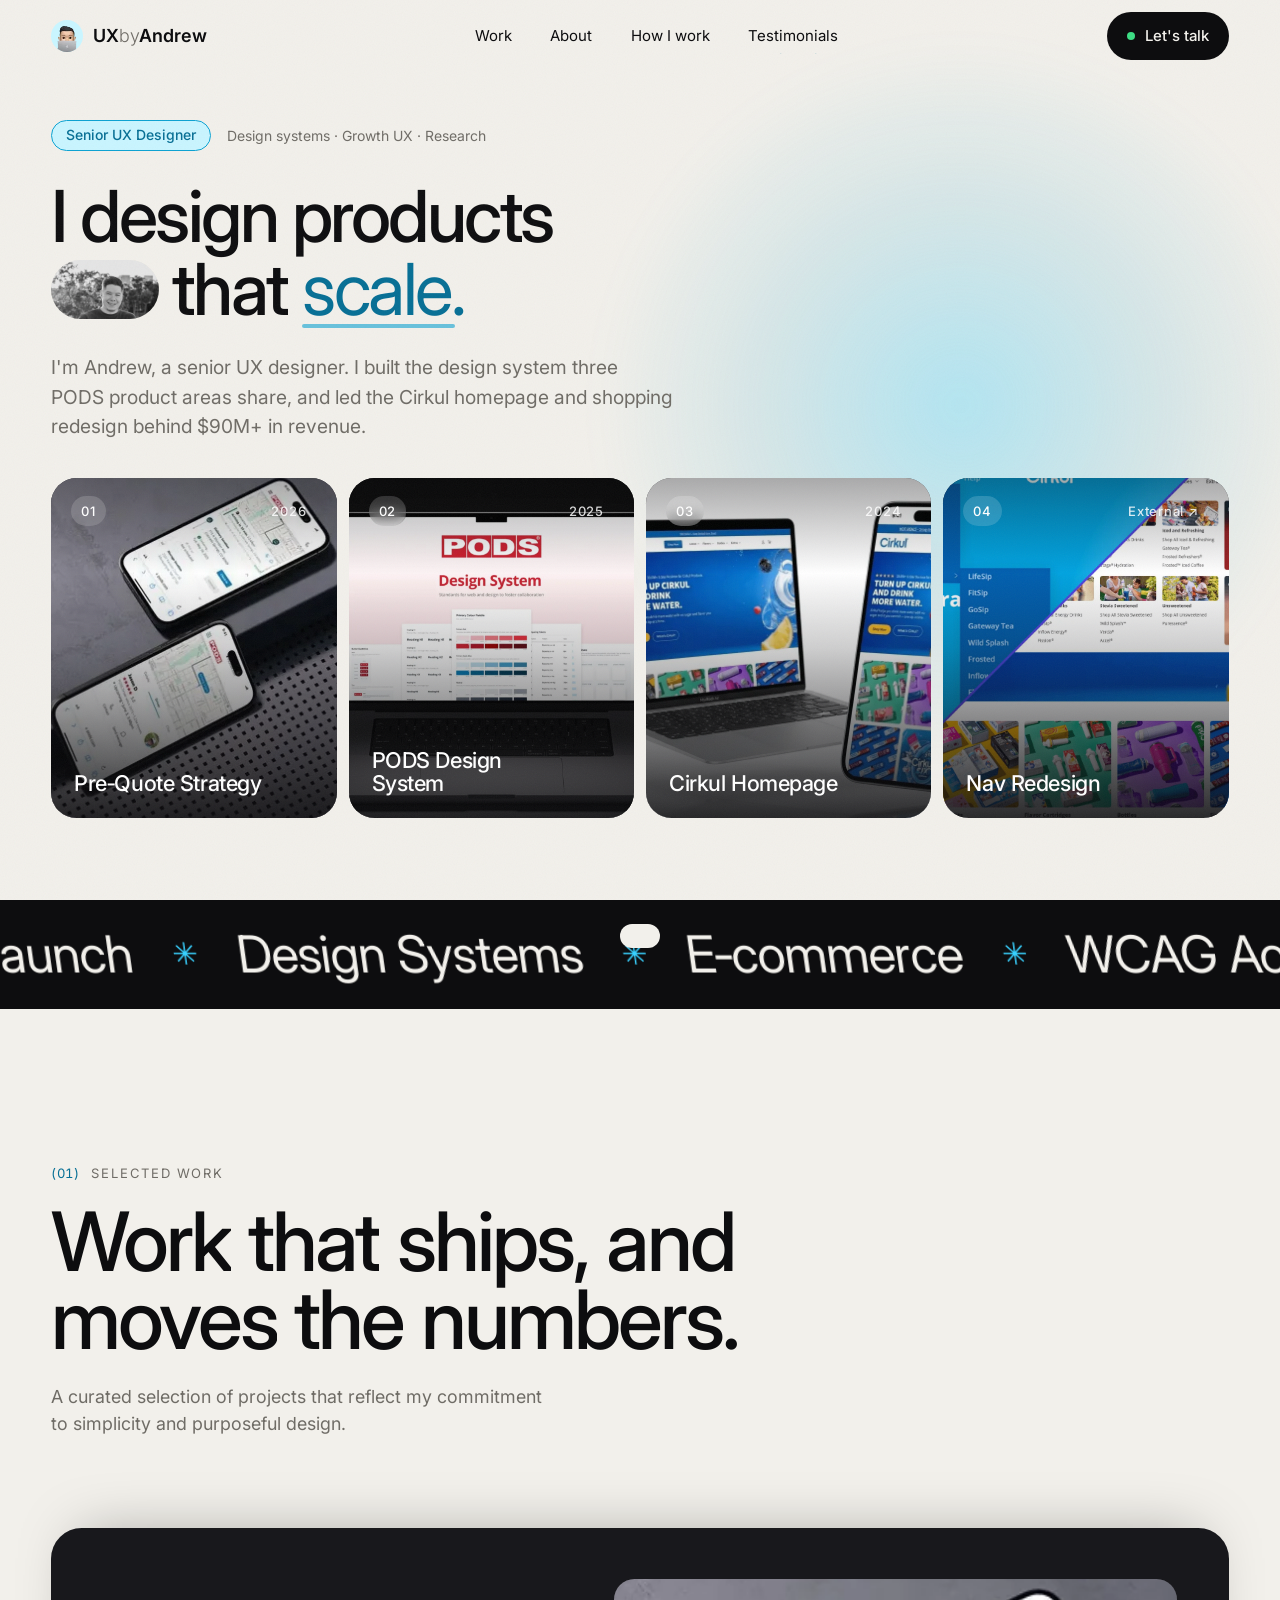
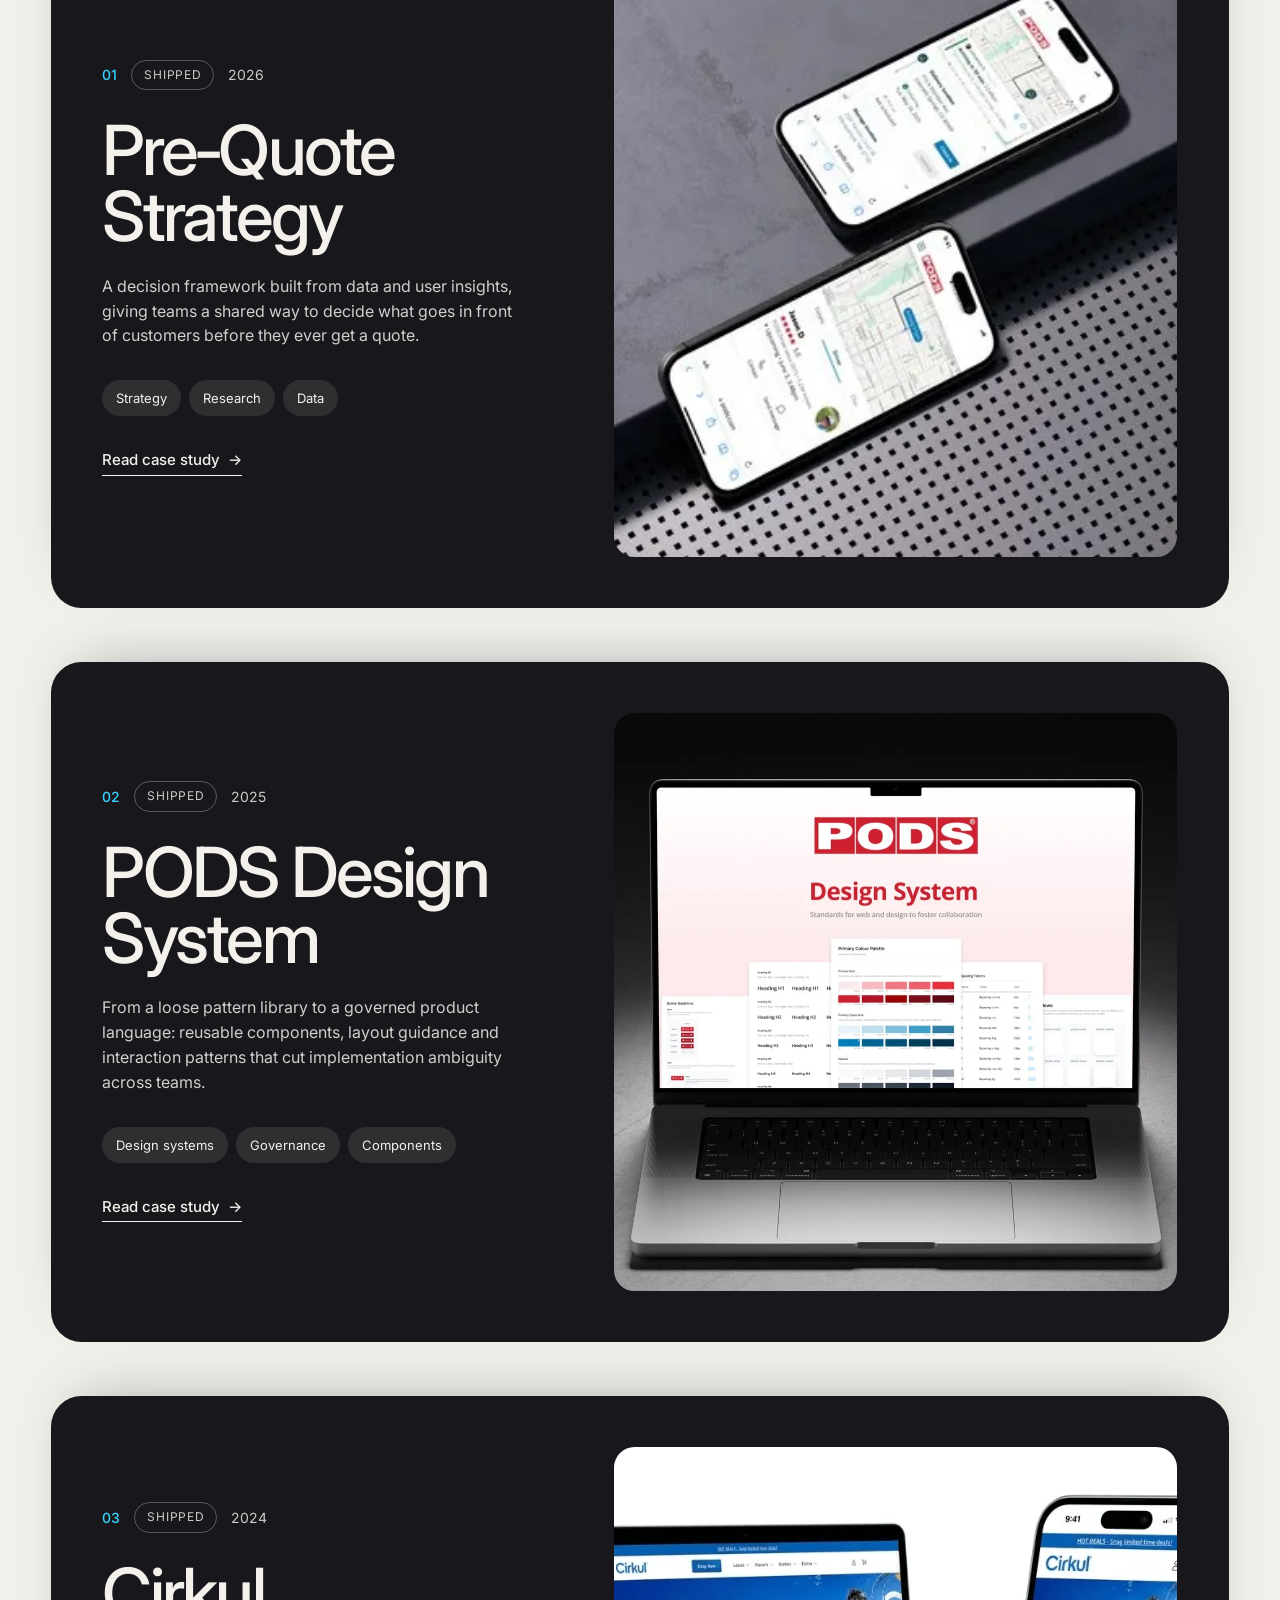
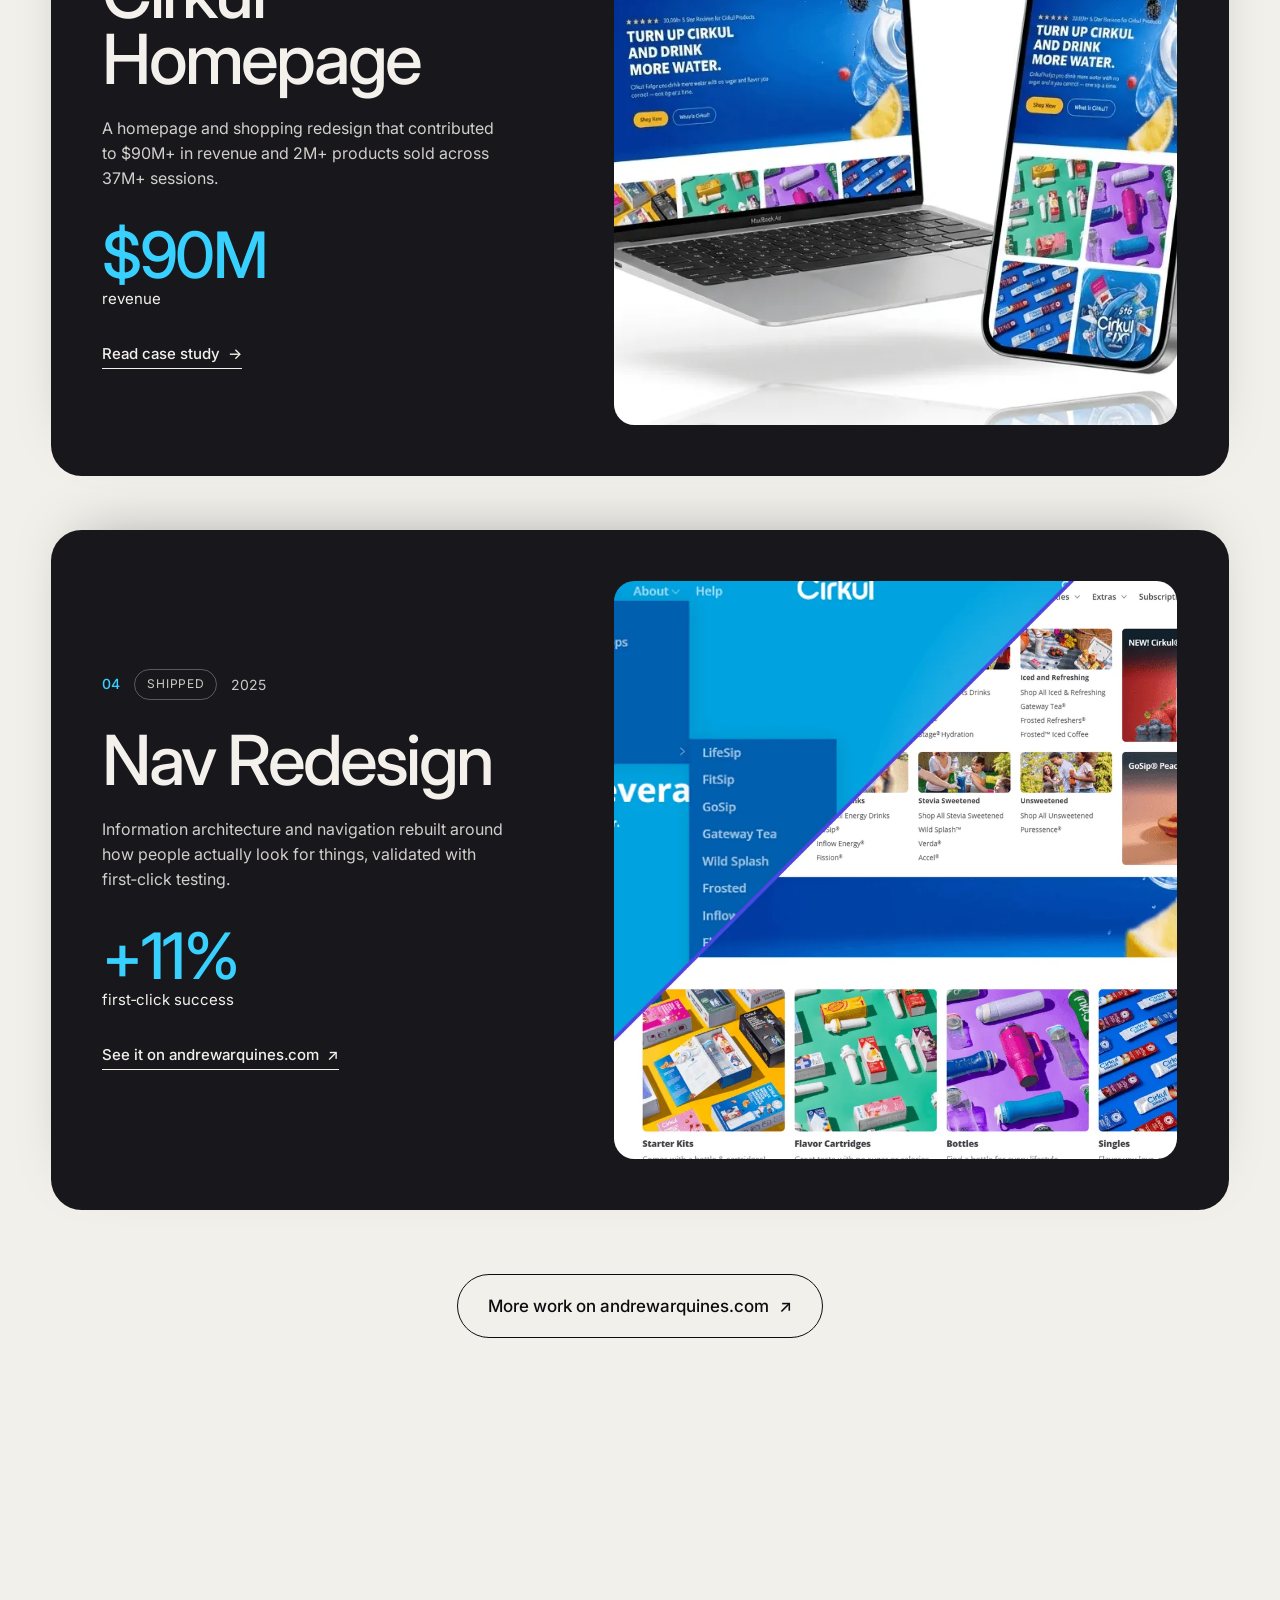
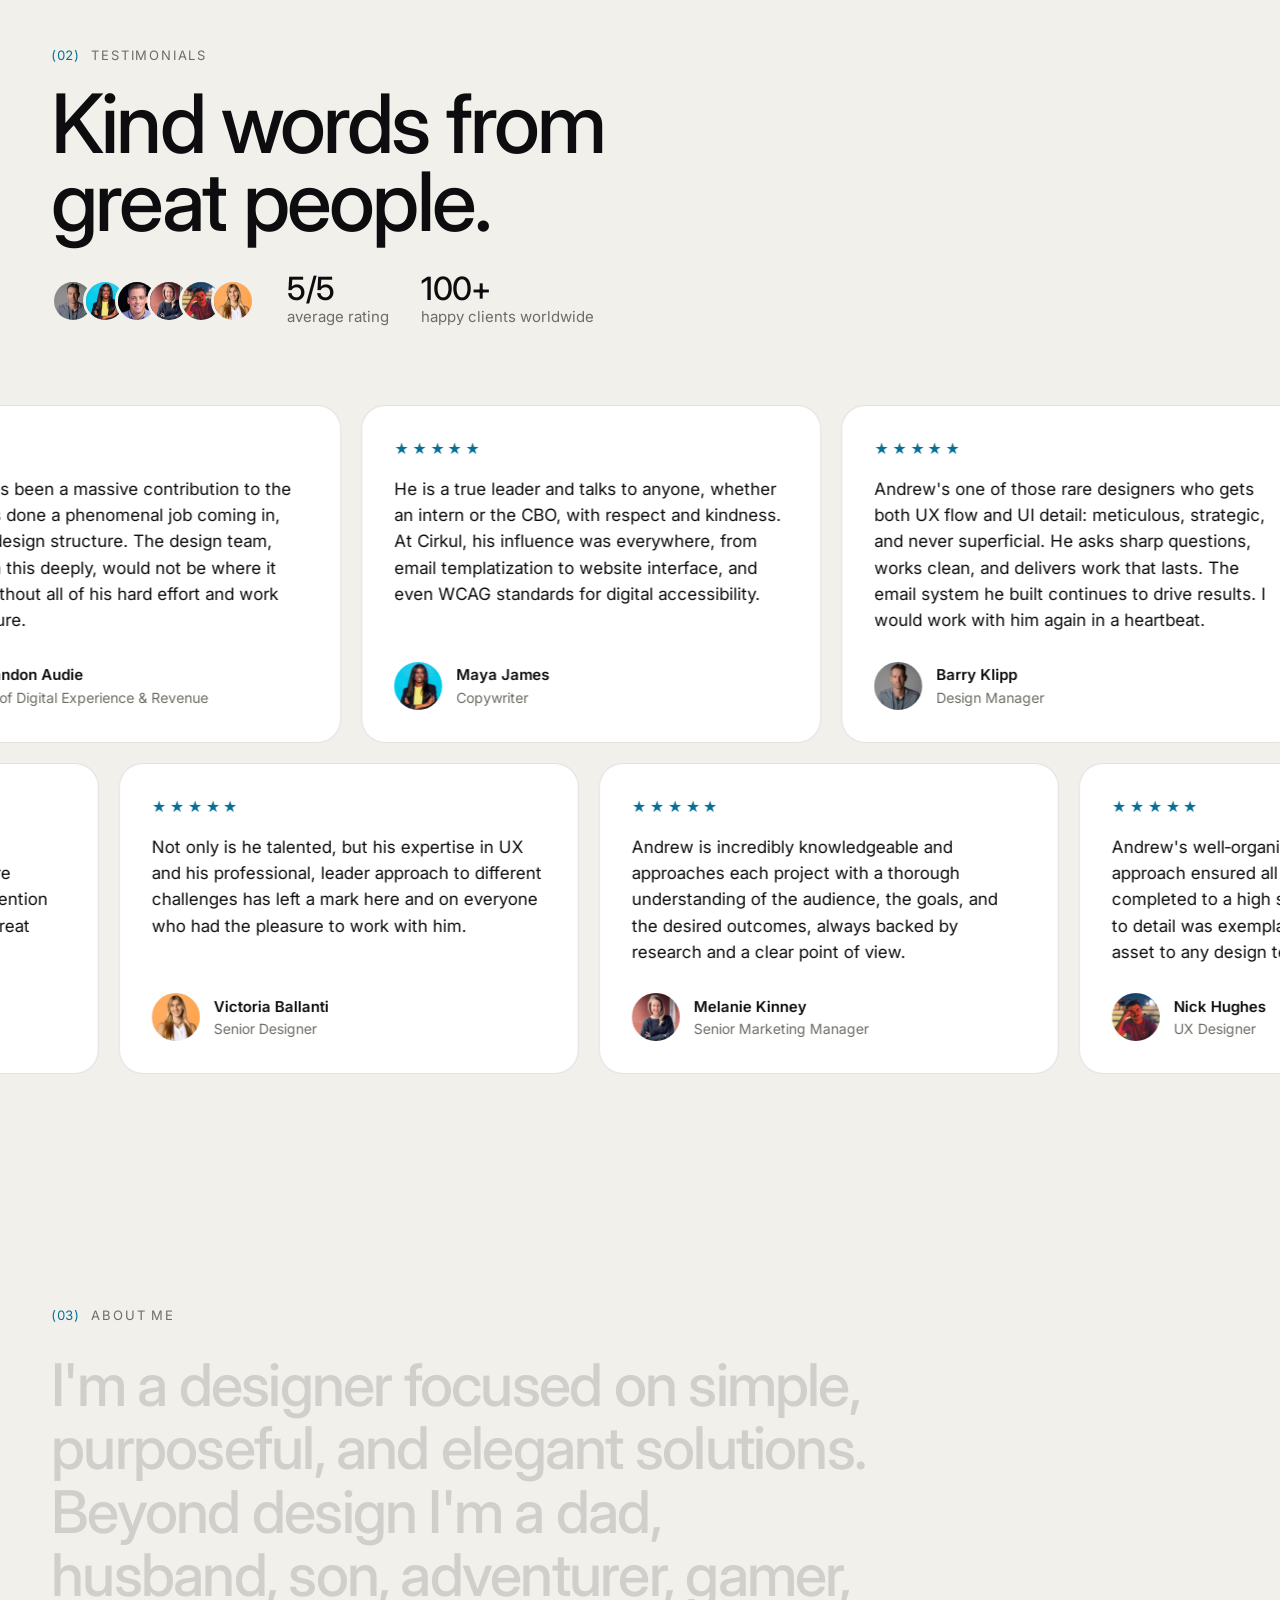
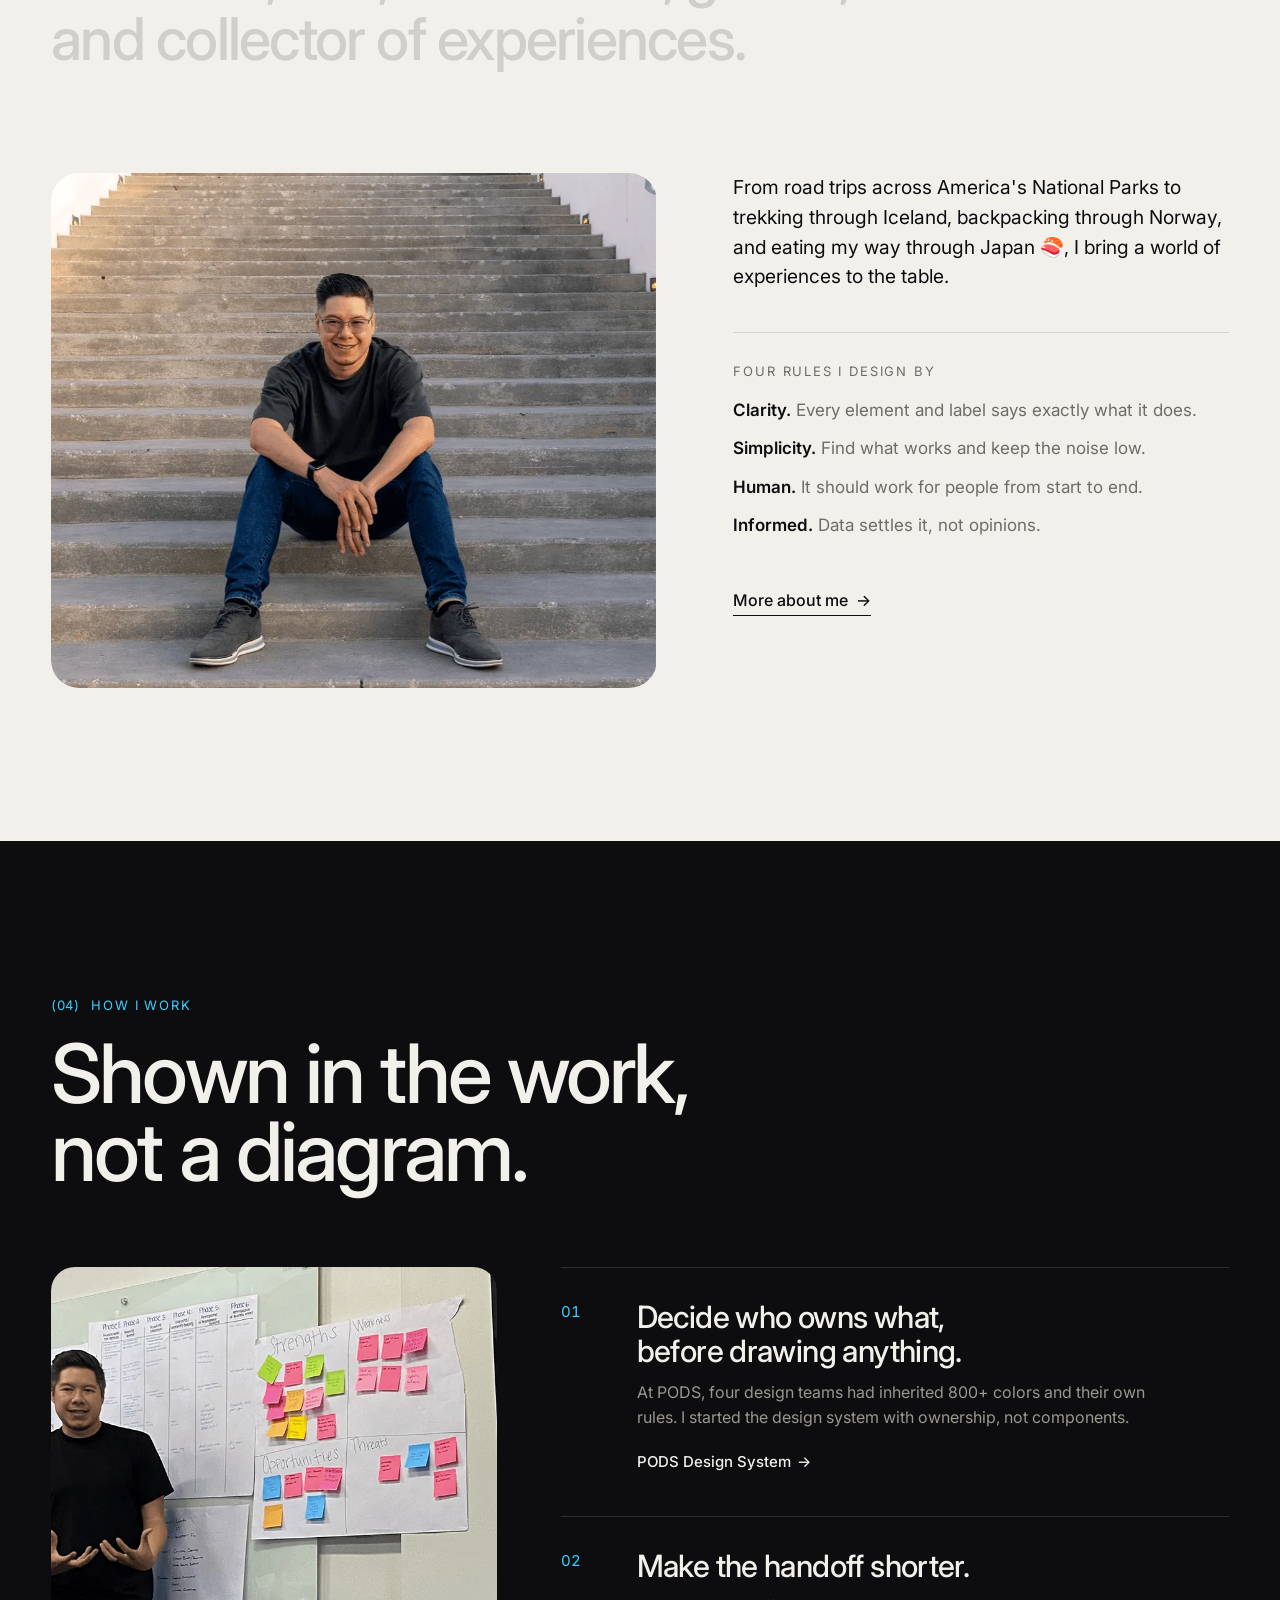
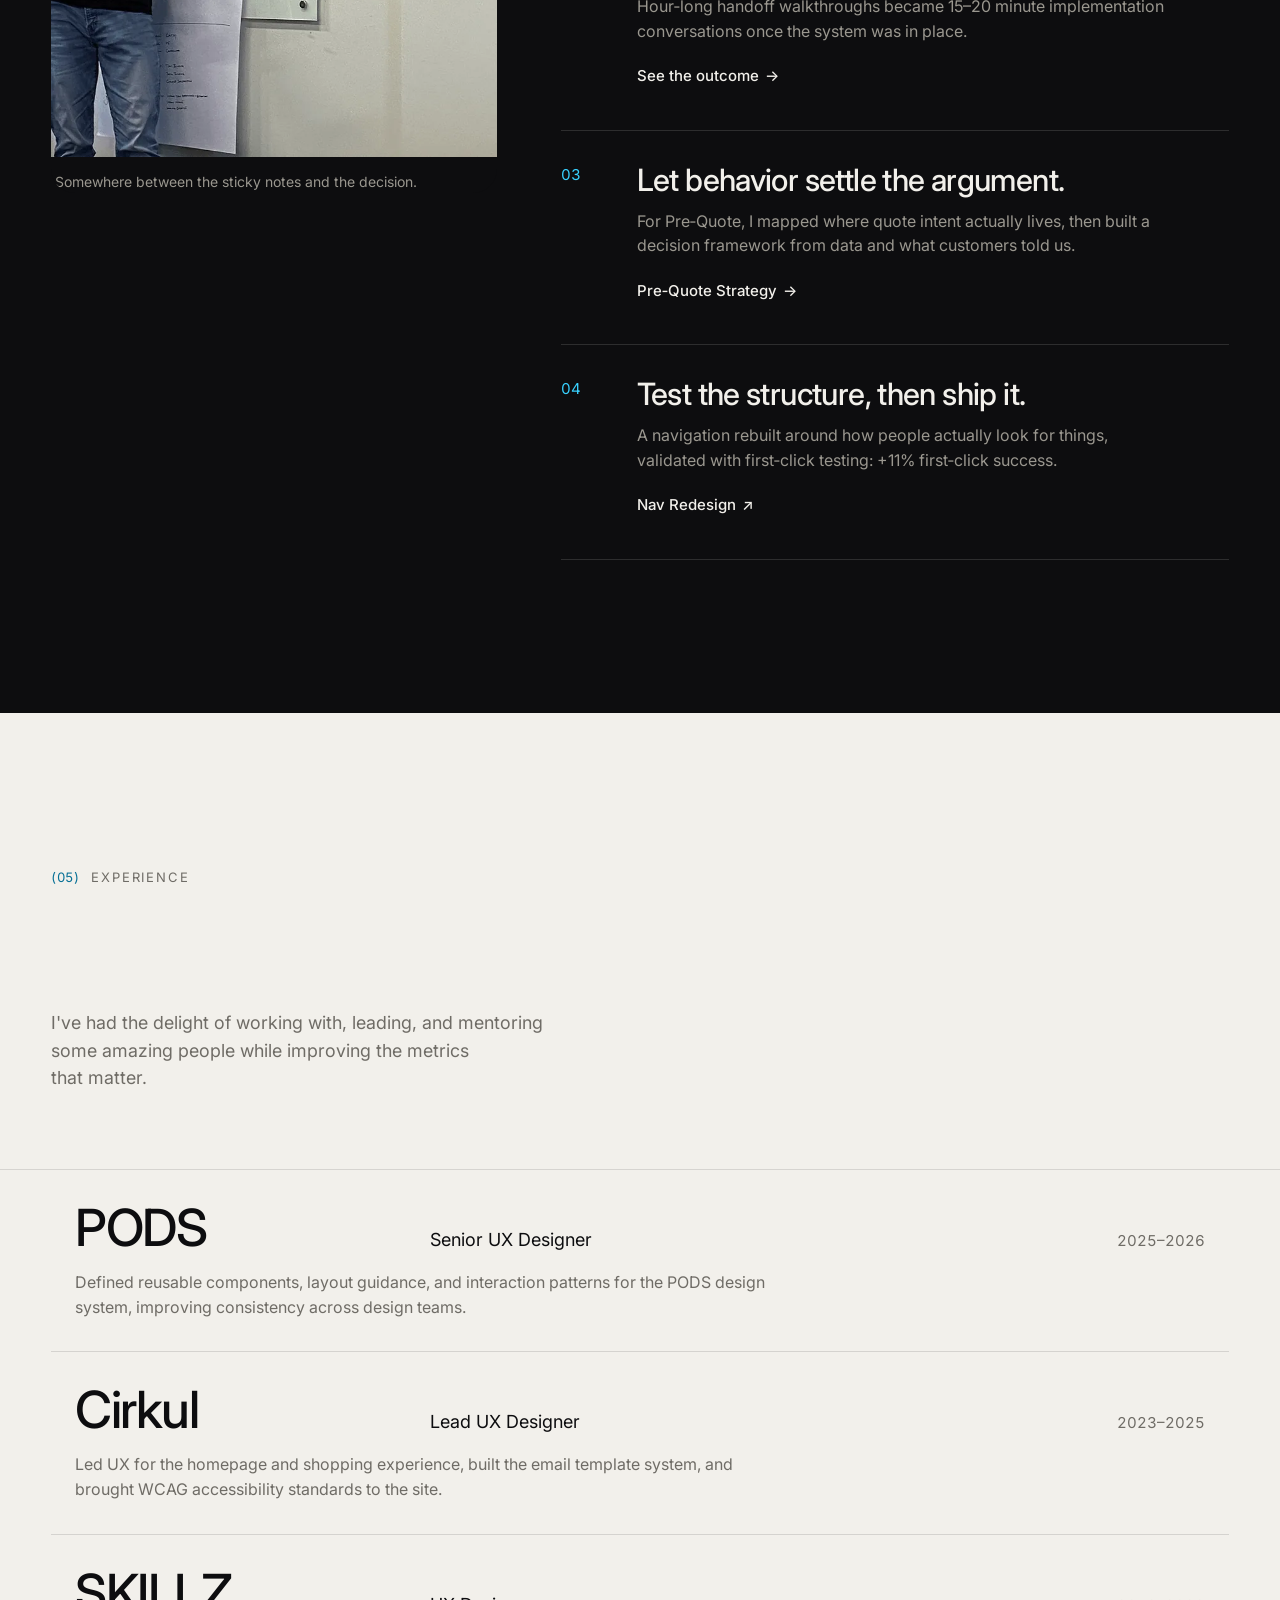
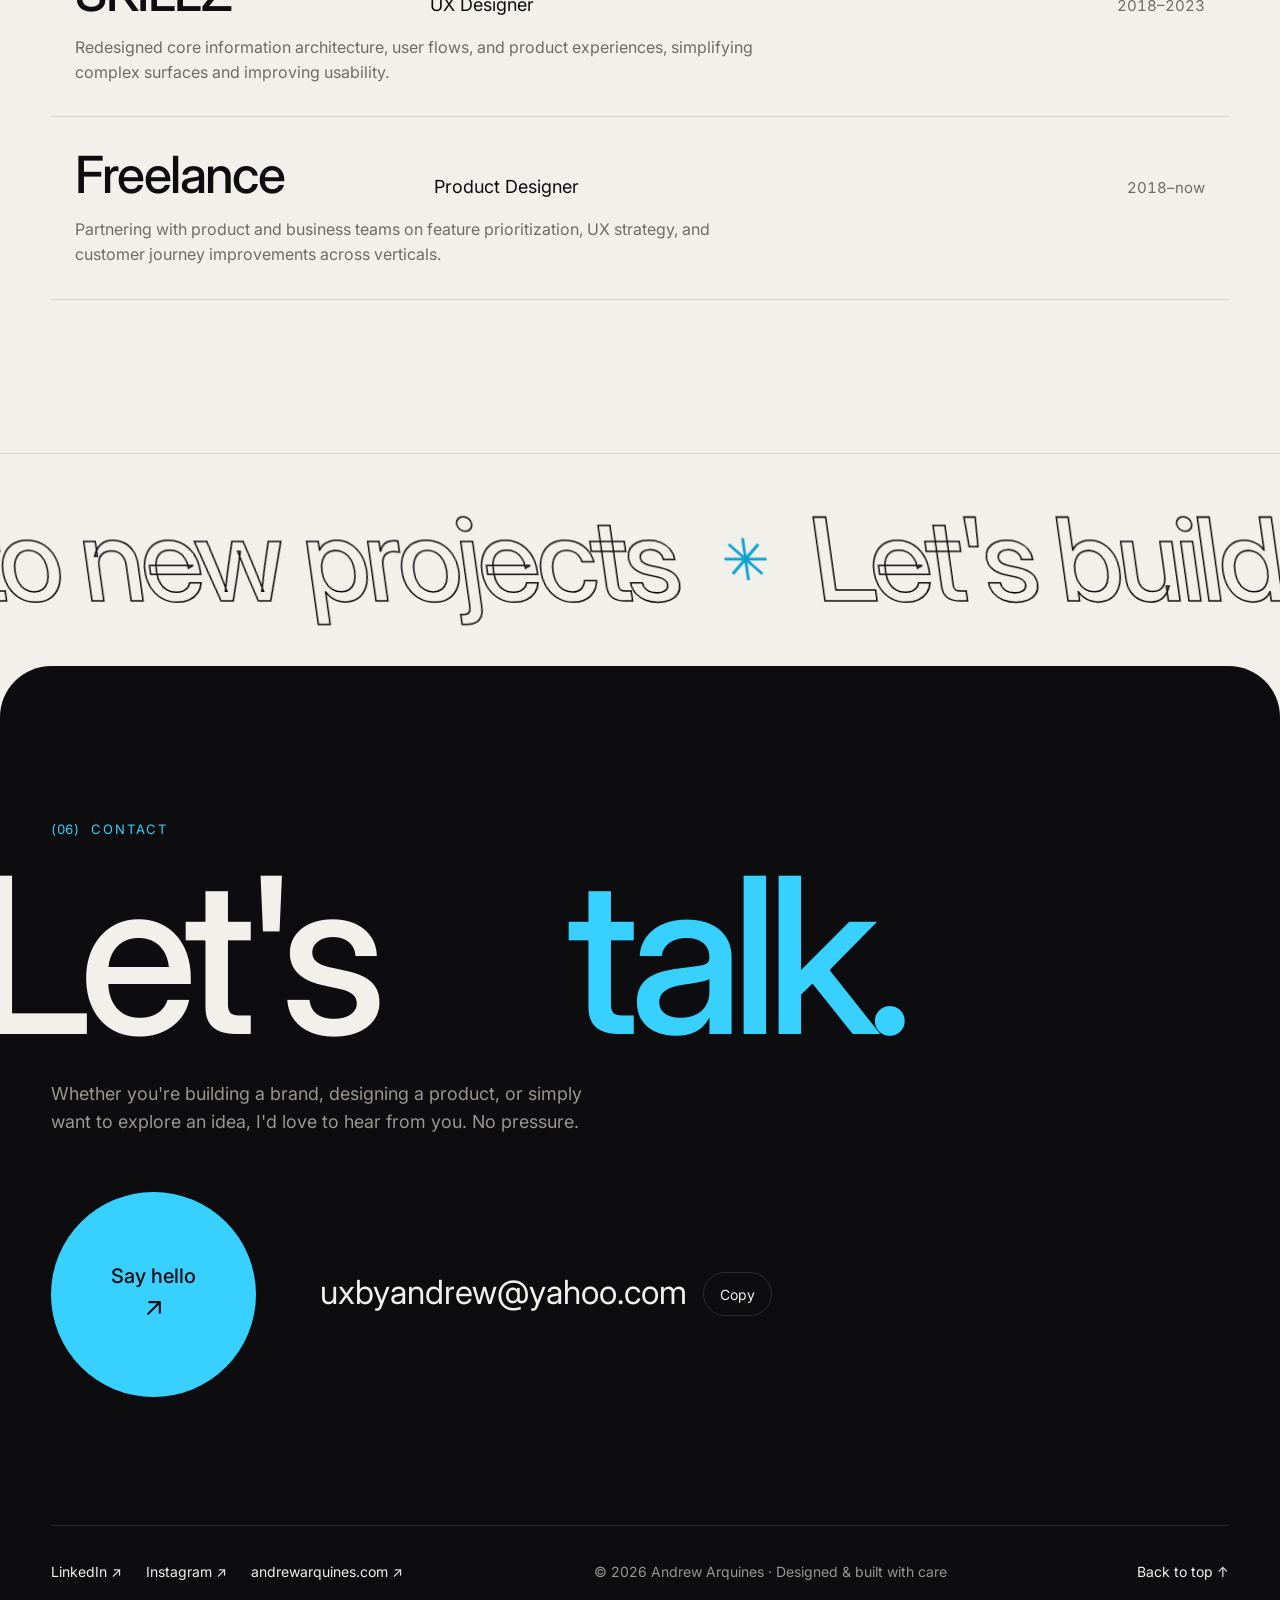
<file: index.html>
<!DOCTYPE html>
<html lang="en">
<head>
  <meta charset="UTF-8">
  <meta name="viewport" content="width=device-width, initial-scale=1">
  <title>Andrew Arquines — UXbyAndrew</title>
  <meta name="description" content="Andrew Arquines is a senior UX designer crafting refined experiences that use customer insights to connect businesses with their goals.">
  <meta name="theme-color" content="#0d0d0f">
  <meta property="og:title" content="Andrew Arquines — UXbyAndrew">
  <meta property="og:description" content="Senior UX designer. Design systems, growth UX, and research-backed product work.">
  <meta property="og:image" content="assets/img/hero-andrew.webp">
  <link rel="icon" href="assets/img/memoji.webp">
  <link rel="preconnect" href="https://fonts.googleapis.com">
  <link rel="preconnect" href="https://fonts.gstatic.com" crossorigin>
  <link href="https://fonts.googleapis.com/css2?family=Inter:wght@300;400;500;600&display=swap" rel="stylesheet">
  <link href="https://api.fontshare.com/v2/css?f[]=chillax@200,300,400,500,600,700&display=swap" rel="stylesheet">
  <link rel="stylesheet" href="style.css?v=202611041957">
  <script>document.documentElement.classList.add('js')</script>
</head>

<body>
  <a class="skip" href="#work">Skip to work</a>

  <!-- Preloader -->
  <div class="loader" aria-hidden="true">
    <div class="loader__word"><span>UX</span><span class="loader__by">by</span><span>Andrew</span></div>
    <div class="loader__count"><span data-loader-count>0</span>%</div>
  </div>

  <div class="grain" aria-hidden="true"></div>
  <div class="progress" aria-hidden="true"><span></span></div>
  <div class="preview" aria-hidden="true"><img src="assets/img/work-pods.webp" alt="" width="320" height="240"></div>
  <div class="cursor" aria-hidden="true"><span class="cursor__label">View</span></div>

  <!-- Header -->
  <header class="header">
    <a class="brand" href="#top" aria-label="UXbyAndrew, back to top">
      <img src="assets/img/memoji.webp" alt="" width="32" height="32">
      <span>UX<em>by</em>Andrew</span>
    </a>
    <nav class="nav" aria-label="Primary">
      <a href="#work">Work</a>
      <a href="about.html">About</a>
      <a href="#how" class="nav__opt">How I work</a>
      <a href="#kind-words" class="nav__opt">Testimonials</a>
    </nav>
    <a class="pill-cta" href="#contact" data-magnetic>
      <span class="dot" aria-hidden="true"></span> Let's talk
    </a>
  </header>

  <main id="top">
    <!-- HERO -->
    <section class="hero" aria-labelledby="hero-title">
      <div class="hero__meta" data-intro>
        <span class="tag">Senior UX Designer</span>
        <span class="hero__meta-line">Design systems · Growth UX · Research</span>
      </div>

      <h1 id="hero-title" class="hero__title">
        <span class="line"><span class="line__in" data-intro>I design products</span></span>
        <span class="line"><span class="line__in" data-intro><span class="hero__face"><img src="assets/img/andrew-portrait.webp" alt="" width="200" height="300"></span><span>that <span class="visually-hidden">scale, sell, and ship.</span><em class="rotator" aria-hidden="true" data-rotator><span class="is-on">scale.</span><span>sell.</span><span>ship.</span><span>click.</span></em></span></span></span>
      </h1>

      <div class="hero__glow" aria-hidden="true"></div>
      <div class="hero__foot">
        <p class="hero__lede" data-intro>I'm Andrew, a senior UX designer. I built the design system three PODS product areas share, and led the Cirkul homepage and shopping redesign behind $90M+ in revenue.</p>
      </div>

      <div class="reel" aria-label="Featured projects">
        <a class="reel__card" href="pods-pre-quote.html" data-word="ship." data-cursor="View case" style="--i:0">
          <img src="assets/img/work-prequote.webp" alt="" loading="eager">
          <span class="reel__shade" aria-hidden="true"></span>
          <span class="reel__top"><span class="reel__idx">01</span><span class="reel__year">2026</span></span>
          <span class="reel__body">
            <span class="reel__title">Pre‑Quote Strategy</span>
            <span class="reel__stats"><span class="reel__stats-in">
              <span class="reel__big"><span>Data‑led</span></span>
              <span class="reel__label">A decision framework built from data and user insights</span>
              <span class="reel__sub"><span><strong>Shipped</strong>2026</span><span><strong>Built on</strong>data + user insights</span></span>
            </span></span>
          </span>
          <span class="reel__go" aria-hidden="true"><svg viewBox="0 0 24 24"><path d="M7 17 17 7M8 7h9v9"/></svg></span>
        </a>
        <a class="reel__card" href="pods-design-system.html" data-word="scale." data-cursor="View case" style="--i:1">
          <img src="assets/img/work-pods.webp" alt="" loading="eager">
          <span class="reel__shade" aria-hidden="true"></span>
          <span class="reel__top"><span class="reel__idx">02</span><span class="reel__year">2025</span></span>
          <span class="reel__body">
            <span class="reel__title">PODS Design System</span>
            <span class="reel__stats"><span class="reel__stats-in">
              <span class="reel__big"><span>0→1</span></span>
              <span class="reel__label">Pattern library to a governed, scalable product language</span>
              <span class="reel__sub"><span><strong>Shipped</strong>2025</span><span><strong>Scope</strong>components, layout &amp; interaction patterns</span></span>
            </span></span>
          </span>
          <span class="reel__go" aria-hidden="true"><svg viewBox="0 0 24 24"><path d="M7 17 17 7M8 7h9v9"/></svg></span>
        </a>
        <a class="reel__card" href="cirkul-homepage.html" data-word="sell." data-cursor="View case" style="--i:2">
          <img src="assets/img/work-cirkul.webp" alt="" loading="eager">
          <span class="reel__shade" aria-hidden="true"></span>
          <span class="reel__top"><span class="reel__idx">03</span><span class="reel__year">2024</span></span>
          <span class="reel__body">
            <span class="reel__title">Cirkul Homepage</span>
            <span class="reel__stats"><span class="reel__stats-in">
              <span class="reel__big"><span data-to="90" data-pre="$" data-suf="M+">$90M+</span></span>
              <span class="reel__label">Revenue the homepage &amp; shopping redesign contributed to</span>
              <span class="reel__sub"><span><strong><span data-to="2" data-suf="M+">2M+</span></strong>products sold</span><span><strong><span data-to="37" data-suf="M+">37M+</span></strong>sessions</span></span>
            </span></span>
          </span>
          <span class="reel__go" aria-hidden="true"><svg viewBox="0 0 24 24"><path d="M7 17 17 7M8 7h9v9"/></svg></span>
        </a>
        <a class="reel__card" href="https://www.andrewarquines.com/work" data-word="click." target="_blank" rel="noopener" data-cursor="Opens site ↗" style="--i:3">
          <img src="assets/img/work-nav.webp" alt="" loading="eager">
          <span class="reel__shade" aria-hidden="true"></span>
          <span class="reel__top"><span class="reel__idx">04</span><span class="reel__year">External ↗</span></span>
          <span class="reel__body">
            <span class="reel__title">Nav Redesign<span class="visually-hidden"> (opens andrewarquines.com in a new tab)</span></span>
            <span class="reel__stats"><span class="reel__stats-in">
              <span class="reel__big"><span data-to="11" data-pre="+" data-suf="%">+11%</span></span>
              <span class="reel__label">First‑click success after rebuilding the IA &amp; navigation</span>
              <span class="reel__sub"><span><strong>Shipped</strong>2025</span><span><strong>Focus</strong>IA &amp; navigation</span></span>
            </span></span>
          </span>
          <span class="reel__go" aria-hidden="true"><svg viewBox="0 0 24 24"><path d="M7 17 17 7M8 7h9v9"/></svg></span>
        </a>
      </div>

    </section>

    <!-- MARQUEE -->
    <div class="marquee" aria-label="Companies and focus areas">
      <div class="marquee__track" data-marquee>
        <ul class="marquee__group">
          <li>PODS</li><li class="star" aria-hidden="true">✳</li>
          <li>Cirkul</li><li class="star" aria-hidden="true">✳</li>
          <li>SKILLZ</li><li class="star" aria-hidden="true">✳</li>
          <li>Cirkul × MrBeast launch</li><li class="star" aria-hidden="true">✳</li>
          <li>Design Systems</li><li class="star" aria-hidden="true">✳</li>
          <li>E‑commerce</li><li class="star" aria-hidden="true">✳</li>
          <li>WCAG Accessibility</li><li class="star" aria-hidden="true">✳</li>
        </ul>
      </div>
    </div>

    <!-- WORK -->
    <section id="work" class="work" aria-labelledby="work-title">
      <div class="section-head">
        <p class="eyebrow"><span>(01)</span> Selected work</p>
        <h2 id="work-title" class="section-title" data-split>Work that ships, and moves the numbers.</h2>
        <p class="section-sub" data-reveal>A curated selection of projects that reflect my commitment to simplicity and purposeful design.</p>
      </div>

      <ol class="stack">
        <li class="project">
          <a class="project__link" href="pods-pre-quote.html" data-cursor="View case">
            <div class="project__info">
              <div class="project__top"><span class="project__idx">01</span><span class="badge">Shipped</span><span>2026</span></div>
              <h3 class="project__title">Pre‑Quote Strategy</h3>
              <p class="project__desc">A decision framework built from data and user insights, giving teams a shared way to decide what goes in front of customers before they ever get a quote.</p>
              <ul class="chips"><li>Strategy</li><li>Research</li><li>Data</li></ul>
              <span class="project__cta">Read case study <span aria-hidden="true">→</span></span>
            </div>
            <div class="project__media"><img src="assets/img/work-prequote.webp" alt="Two phones showing the pre-quote mobile flow" loading="lazy" width="512" height="384"></div>
          </a>
        </li>
        <li class="project">
          <a class="project__link" href="pods-design-system.html" data-cursor="View case">
            <div class="project__info">
              <div class="project__top"><span class="project__idx">02</span><span class="badge">Shipped</span><span>2025</span></div>
              <h3 class="project__title">PODS Design System</h3>
              <p class="project__desc">From a loose pattern library to a governed product language: reusable components, layout guidance and interaction patterns that cut implementation ambiguity across teams.</p>
              <ul class="chips"><li>Design systems</li><li>Governance</li><li>Components</li></ul>
              <span class="project__cta">Read case study <span aria-hidden="true">→</span></span>
            </div>
            <div class="project__media"><img src="assets/img/work-pods.webp" alt="Laptop displaying the PODS design system documentation" loading="lazy" width="1600" height="1200"></div>
          </a>
        </li>
        <li class="project">
          <a class="project__link" href="cirkul-homepage.html" data-cursor="View case">
            <div class="project__info">
              <div class="project__top"><span class="project__idx">03</span><span class="badge">Shipped</span><span>2024</span></div>
              <h3 class="project__title">Cirkul Homepage</h3>
              <p class="project__desc">A homepage and shopping redesign that contributed to $90M+ in revenue and 2M+ products sold across 37M+ sessions.</p>
              <p class="project__metric"><strong>$90M</strong> revenue</p>
              <span class="project__cta">Read case study <span aria-hidden="true">→</span></span>
            </div>
            <div class="project__media"><img src="assets/img/work-cirkul.webp" alt="Cirkul homepage shown on a laptop and a phone" loading="lazy" width="1376" height="768"></div>
          </a>
        </li>
        <li class="project">
          <a class="project__link" href="https://www.andrewarquines.com/work" target="_blank" rel="noopener" data-cursor="Opens site ↗">
            <div class="project__info">
              <div class="project__top"><span class="project__idx">04</span><span class="badge">Shipped</span><span>2025</span></div>
              <h3 class="project__title">Nav Redesign</h3>
              <p class="project__desc">Information architecture and navigation rebuilt around how people actually look for things, validated with first‑click testing.</p>
              <p class="project__metric"><strong>+11%</strong> first‑click success</p>
              <span class="project__cta">See it on andrewarquines.com <span aria-hidden="true">↗</span><span class="visually-hidden"> (opens in a new tab)</span></span>
            </div>
            <div class="project__media"><img src="assets/img/work-nav.webp" alt="Redesigned navigation menu with product categories" loading="lazy" width="1600" height="1030"></div>
          </a>
        </li>
      </ol>

      <div class="center">
        <a class="btn" href="https://www.andrewarquines.com/work" target="_blank" rel="noopener" data-magnetic>More work on andrewarquines.com <span aria-hidden="true">↗</span></a>
      </div>
    </section>

    <!-- TESTIMONIALS -->
    <section id="kind-words" class="kind" aria-labelledby="kind-title">
      <div class="section-head">
        <p class="eyebrow"><span>(02)</span> Testimonials</p>
        <h2 id="kind-title" class="section-title" data-split>Kind words from great people.</h2>
        <div class="proof" data-reveal>
          <div class="proof__faces" aria-hidden="true">
            <img src="assets/img/t-barry.webp" alt="" width="48" height="48"><img src="assets/img/t-maya.webp" alt="" width="48" height="48"><img src="assets/img/t-brandon.webp" alt="" width="48" height="48"><img src="assets/img/t-melanie.webp" alt="" width="48" height="48"><img src="assets/img/t-nick.webp" alt="" width="48" height="48"><img src="assets/img/t-victoria.webp" alt="" width="48" height="48">
          </div>
          <p class="proof__stat"><strong>5/5</strong> average rating</p>
          <p class="proof__stat"><strong>100+</strong> happy clients worldwide</p>
        </div>
      </div>
      <div class="kind__rows">
        <div class="kind__row" data-quotes></div>
        <div class="kind__row kind__row--rev" data-quotes></div>
      </div>
      <!-- Source list for testimonials; JS lays these out into the marquee rows above. -->
      <ul class="quotes" data-quote-source>
        <li class="quote"><p>Andrew's one of those rare designers who gets both UX flow and UI detail: meticulous, strategic, and never superficial. He asks sharp questions, works clean, and delivers work that lasts. The email system he built continues to drive results. I would work with him again in a heartbeat.</p><footer><img src="assets/img/t-barry.webp" alt="" width="48" height="48" loading="lazy"><span><strong>Barry Klipp</strong>Design Manager</span></footer></li>
        <li class="quote"><p>Andrew has been a massive contribution to the team. He's done a phenomenal job coming in, providing design structure. The design team, and I mean this deeply, would not be where it is today without all of his hard effort and work and structure.</p><footer><img src="assets/img/t-brandon.webp" alt="" width="48" height="48" loading="lazy"><span><strong>Brandon Audie</strong>VP of Digital Experience &amp; Revenue</span></footer></li>
        <li class="quote"><p>He is a true leader and talks to anyone, whether an intern or the CBO, with respect and kindness. At Cirkul, his influence was everywhere, from email templatization to website interface, and even WCAG standards for digital accessibility.</p><footer><img src="assets/img/t-maya.webp" alt="" width="48" height="48" loading="lazy"><span><strong>Maya James</strong>Copywriter</span></footer></li>
        <li class="quote"><p>Andrew is incredibly knowledgeable and approaches each project with a thorough understanding of the audience, the goals, and the desired outcomes, always backed by research and a clear point of view.</p><footer><img src="assets/img/t-melanie.webp" alt="" width="48" height="48" loading="lazy"><span><strong>Melanie Kinney</strong>Senior Marketing Manager</span></footer></li>
        <li class="quote"><p>Andrew's well‑organized and methodical approach ensured all design projects were completed to a high standard, and his attention to detail was exemplary. He would be a great asset to any design team.</p><footer><img src="assets/img/t-nick.webp" alt="" width="48" height="48" loading="lazy"><span><strong>Nick Hughes</strong>UX Designer</span></footer></li>
        <li class="quote"><p>Not only is he talented, but his expertise in UX and his professional, leader approach to different challenges has left a mark here and on everyone who had the pleasure to work with him.</p><footer><img src="assets/img/t-victoria.webp" alt="" width="48" height="48" loading="lazy"><span><strong>Victoria Ballanti</strong>Senior Designer</span></footer></li>
      </ul>
    </section>

    <!-- ABOUT -->
    <section id="about" class="about" aria-labelledby="about-title">
      <p class="eyebrow"><span>(03)</span> About me</p>
      <h2 id="about-title" class="visually-hidden">About Andrew</h2>
      <p class="about__statement" data-highlight>I'm a designer focused on simple, purposeful, and elegant solutions. Beyond design I'm a dad, husband, son, adventurer, gamer, and collector of experiences.</p>

      <div class="about__grid">
        <figure class="about__portrait" data-reveal>
          <div class="parallax" data-parallax="0.12"><img src="assets/img/andrew-steps.webp" alt="Andrew sitting on outdoor stone steps" loading="lazy" width="1400" height="934"></div>
        </figure>
        <div class="about__copy">
          <p data-reveal>From road trips across America's National Parks to trekking through Iceland, backpacking through Norway, and eating my way through Japan&nbsp;🍣, I bring a world of experiences to the table.</p>
          <div class="rules" data-reveal>
            <p class="rules__k">Four rules I design by</p>
            <ul class="rules__list">
              <li><b>Clarity.</b> Every element and label says exactly what it does.</li>
              <li><b>Simplicity.</b> Find what works and keep the noise low.</li>
              <li><b>Human.</b> It should work for people from start to end.</li>
              <li><b>Informed.</b> Data settles it, not opinions.</li>
            </ul>
          </div>
          <a class="text-link" href="about.html" data-reveal>More about me <span aria-hidden="true">→</span></a>
        </div>
      </div>
    </section>

    <!-- HOW I WORK: evidence, not phases -->
    <section id="how" class="how" aria-labelledby="how-title">
      <div class="how__in">
        <div class="how__head">
          <p class="eyebrow"><span>(04)</span> How I work</p>
          <h2 id="how-title" class="section-title" data-split>Shown in the work, not a diagram.</h2>
        </div>
        <div class="how__grid">
          <figure class="how__photo" data-reveal>
            <img src="assets/img/andrew-workshop.webp" alt="Andrew leading a workshop in front of a wall of sticky notes" loading="lazy" width="900" height="789">
            <figcaption>Somewhere between the sticky notes and the decision.</figcaption>
          </figure>
          <ol class="how__list">
            <li data-reveal>
              <span class="how__n">01</span>
              <h3>Decide who owns what, before drawing anything.</h3>
              <p>At PODS, four design teams had inherited 800+ colors and their own rules. I started the design system with ownership, not components.</p>
              <a href="pods-design-system.html">PODS Design System <span aria-hidden="true">→</span></a>
            </li>
            <li data-reveal>
              <span class="how__n">02</span>
              <h3>Make the handoff shorter.</h3>
              <p>Hour‑long handoff walkthroughs became 15–20 minute implementation conversations once the system was in place.</p>
              <a href="pods-design-system.html">See the outcome <span aria-hidden="true">→</span></a>
            </li>
            <li data-reveal>
              <span class="how__n">03</span>
              <h3>Let behavior settle the argument.</h3>
              <p>For Pre‑Quote, I mapped where quote intent actually lives, then built a decision framework from data and what customers told us.</p>
              <a href="pods-pre-quote.html">Pre‑Quote Strategy <span aria-hidden="true">→</span></a>
            </li>
            <li data-reveal>
              <span class="how__n">04</span>
              <h3>Test the structure, then ship it.</h3>
              <p>A navigation rebuilt around how people actually look for things, validated with first‑click testing: +11% first‑click success.</p>
              <a href="https://www.andrewarquines.com/work" target="_blank" rel="noopener">Nav Redesign <span aria-hidden="true">↗</span><span class="visually-hidden"> (opens in a new tab)</span></a>
            </li>
          </ol>
        </div>
      </div>
    </section>

    <!-- EXPERIENCE -->
    <section class="experience" aria-labelledby="exp-title">
      <div class="section-head">
        <p class="eyebrow"><span>(05)</span> Experience</p>
        <h2 id="exp-title" class="section-title" data-split>Leaving an impact.</h2>
        <p class="section-sub" data-reveal>I've had the delight of working with, leading, and mentoring some amazing people while improving the metrics that matter.</p>
      </div>
      <ul class="roles">
        <li class="role" data-reveal data-img="assets/img/work-pods.webp">
          <span class="role__co">PODS</span><span class="role__title">Senior UX Designer</span><span class="role__yr">2025–2026</span>
          <p class="role__desc">Defined reusable components, layout guidance, and interaction patterns for the PODS design system, improving consistency across design teams.</p>
        </li>
        <li class="role" data-reveal data-img="assets/img/work-cirkul-laptop.webp">
          <span class="role__co">Cirkul</span><span class="role__title">Lead UX Designer</span><span class="role__yr">2023–2025</span>
          <p class="role__desc">Led UX for the homepage and shopping experience, built the email template system, and brought WCAG accessibility standards to the site.</p>
        </li>
        <li class="role" data-reveal data-img="assets/img/andrew-portrait.webp">
          <span class="role__co">SKILLZ</span><span class="role__title">UX Designer</span><span class="role__yr">2018–2023</span>
          <p class="role__desc">Redesigned core information architecture, user flows, and product experiences, simplifying complex surfaces and improving usability.</p>
        </li>
        <li class="role" data-reveal data-img="assets/img/andrew-workshop.webp">
          <span class="role__co">Freelance</span><span class="role__title">Product Designer</span><span class="role__yr">2018–now</span>
          <p class="role__desc">Partnering with product and business teams on feature prioritization, UX strategy, and customer journey improvements across verticals.</p>
        </li>
      </ul>
    </section>

    <div class="band" aria-hidden="true">
      <div class="band__track" data-marquee data-speed="1.1">
        <ul class="band__group"><li>Open to new projects</li><li class="star">✳</li><li>Let's build something great</li><li class="star">✳</li></ul>
      </div>
    </div>
  </main>

  <!-- CONTACT / FOOTER -->
  <footer id="contact" class="contact">
    <p class="eyebrow"><span>(06)</span> Contact</p>
    <h2 class="contact__title" data-contact-title><span>Let's</span> <span>talk.</span></h2>
    <p class="contact__sub">Whether you're building a brand, designing a product, or simply want to explore an idea, I'd love to hear from you. No pressure.</p>

    <div class="contact__actions">
      <a class="orb" href="mailto:uxbyandrew@yahoo.com" data-magnetic data-cursor="Email">
        <span>Say hello</span>
        <svg viewBox="0 0 24 24" aria-hidden="true"><path d="M7 17 17 7M8 7h9v9"/></svg>
      </a>
      <div class="contact__email">
        <a href="mailto:uxbyandrew@yahoo.com">uxbyandrew@yahoo.com</a>
        <button type="button" class="copy" data-copy="uxbyandrew@yahoo.com">Copy</button>
      </div>
    </div>

    <div class="contact__bottom">
      <ul class="socials">
        <li><a href="https://www.linkedin.com/in/andrewarq/" target="_blank" rel="noopener">LinkedIn ↗</a></li>
        <li><a href="https://www.instagram.com/uxbyandrew" target="_blank" rel="noopener">Instagram ↗</a></li>
        <li><a href="https://www.andrewarquines.com" target="_blank" rel="noopener">andrewarquines.com ↗</a></li>
      </ul>
      <p>© <span data-year>2026</span> Andrew Arquines · Designed &amp; built with care</p>
      <a class="totop" href="#top">Back to top ↑</a>
    </div>
  </footer>

  <div class="toast" role="status" aria-live="polite"></div>

  <script src="main.js?v=202611041957" defer></script>
</body>
</html>
</file>
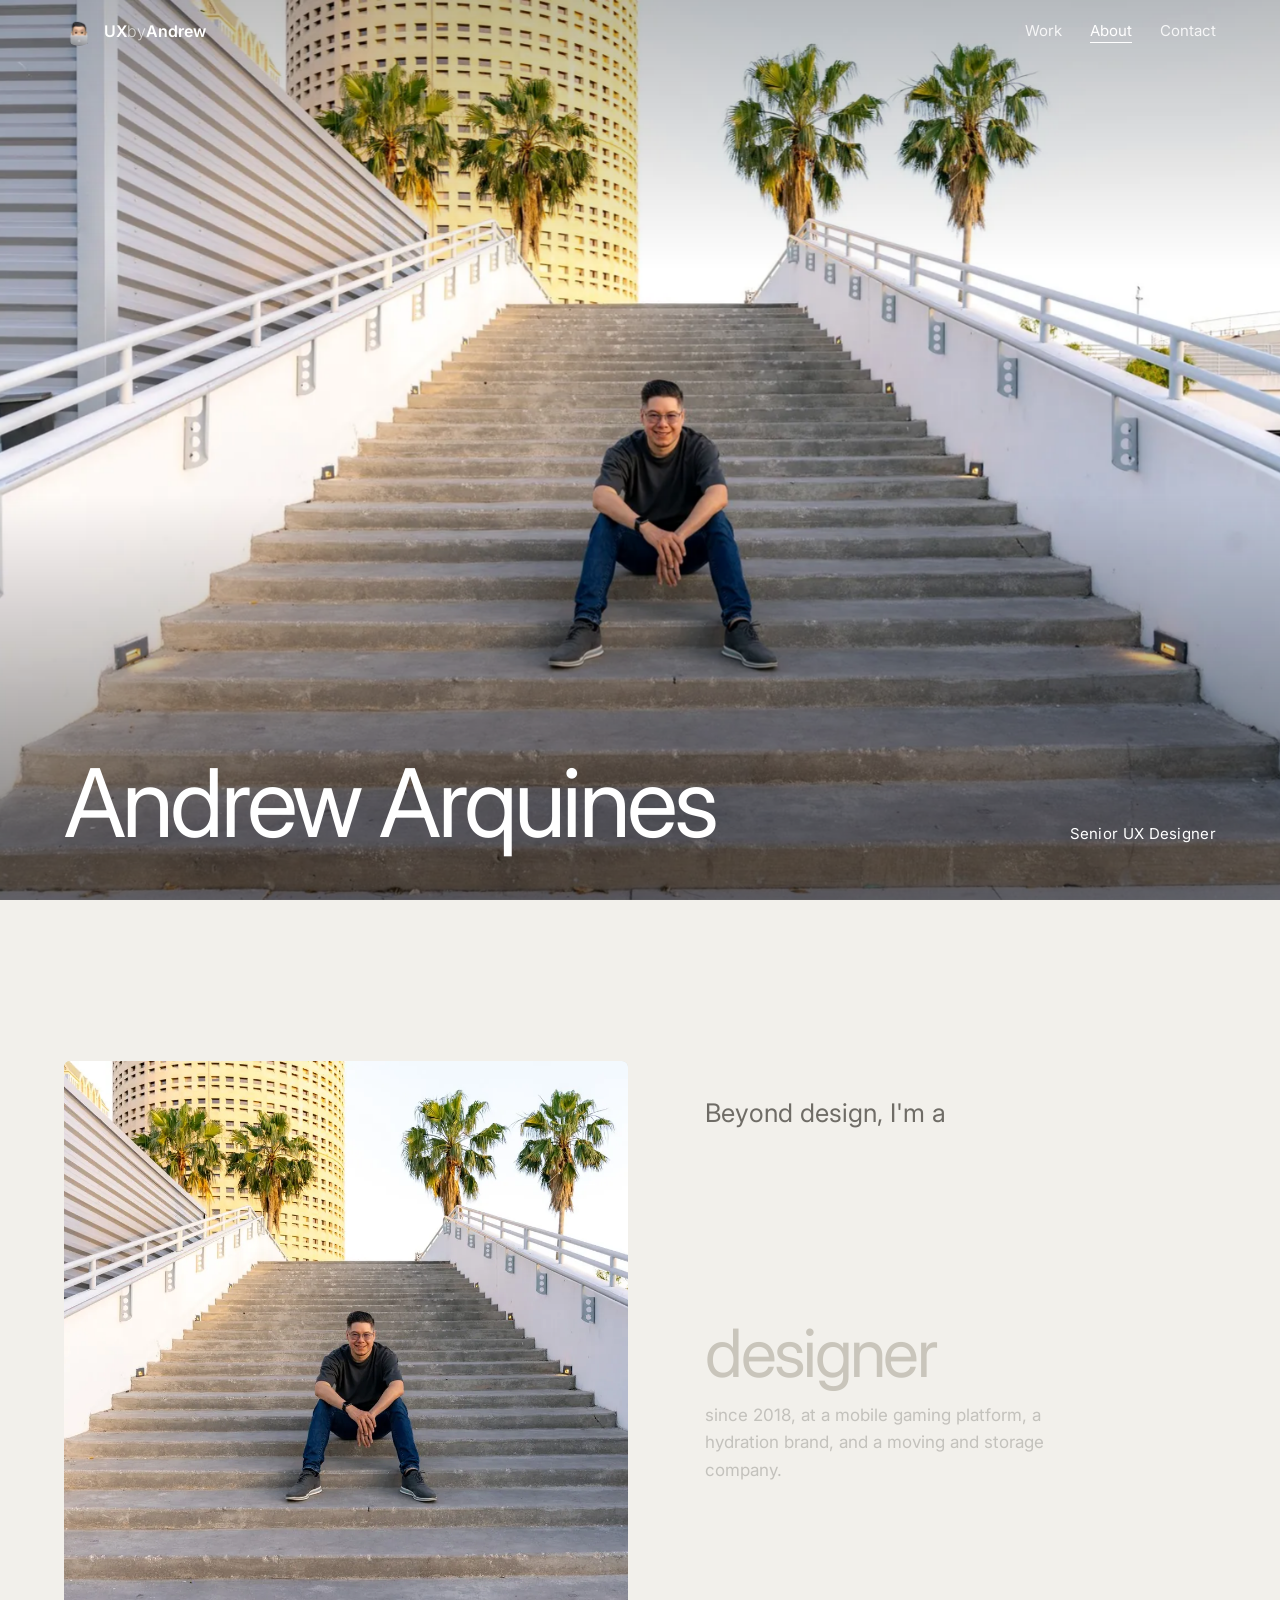
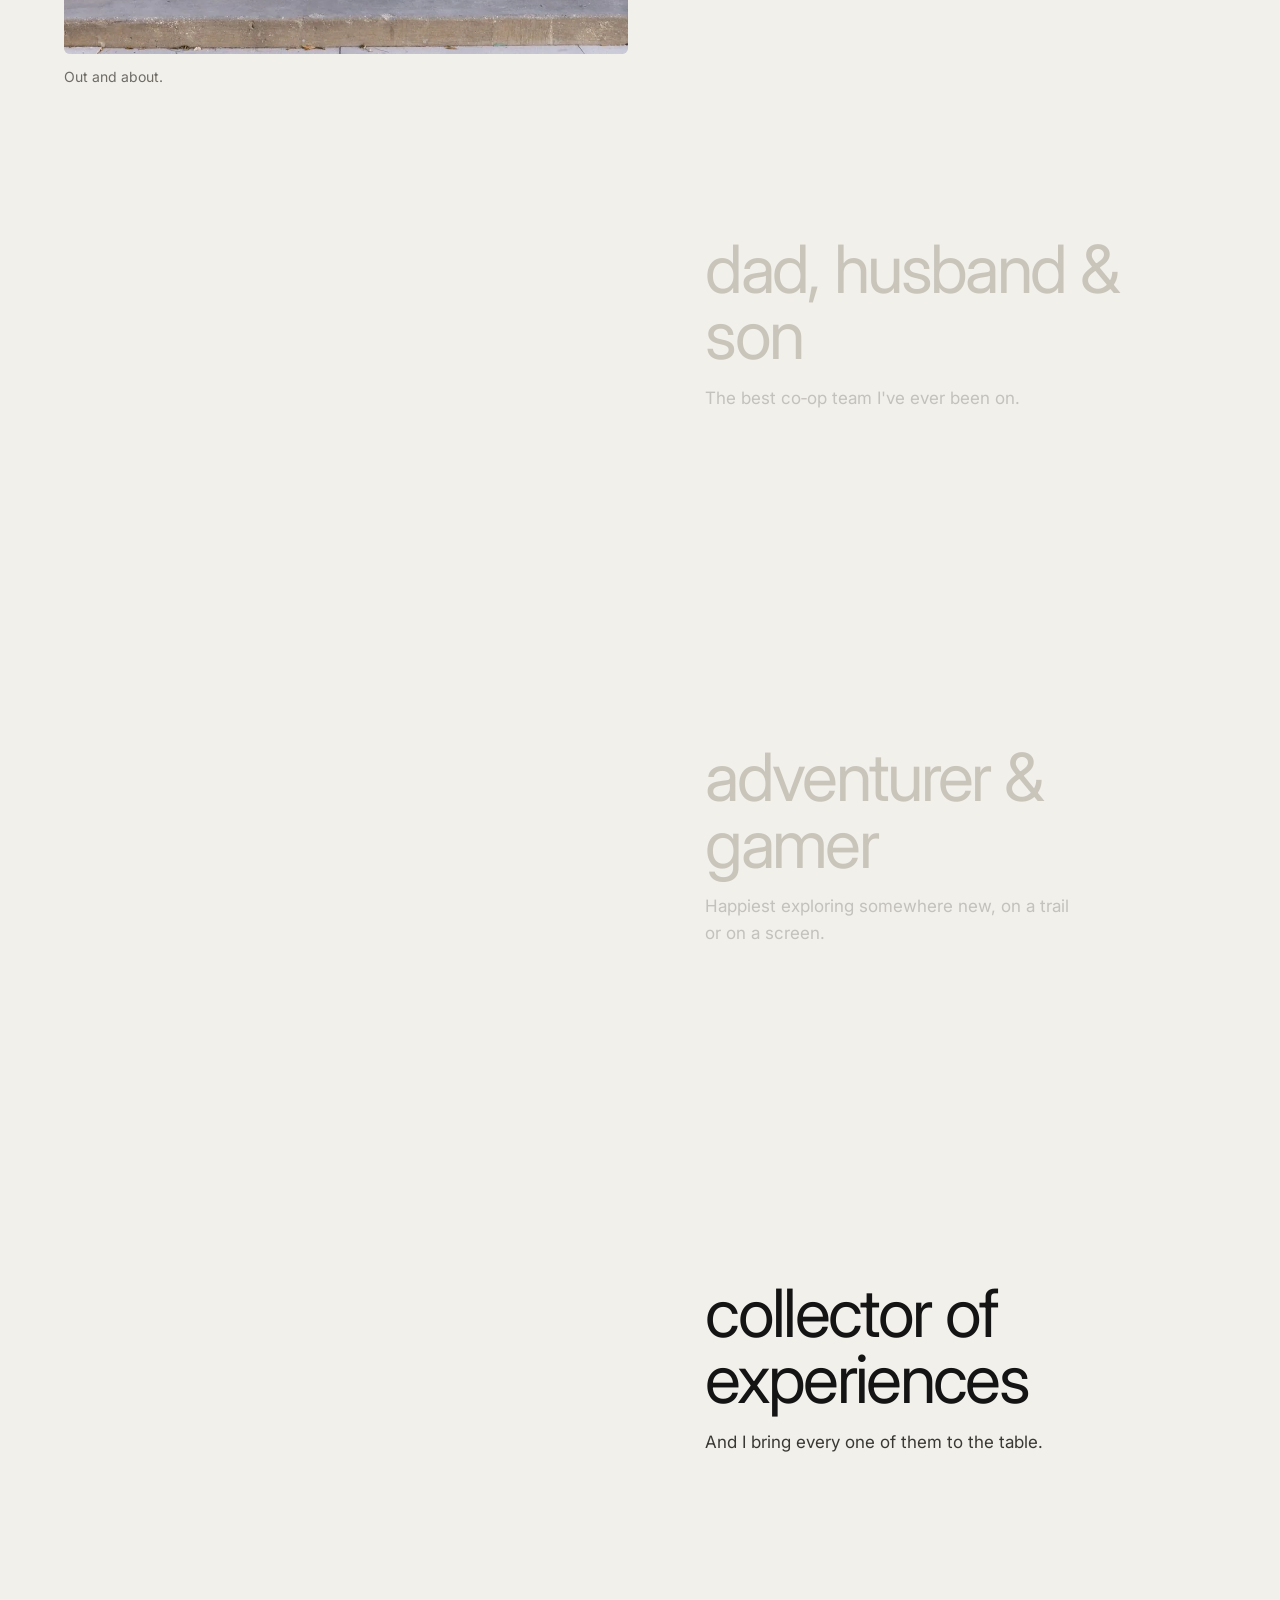
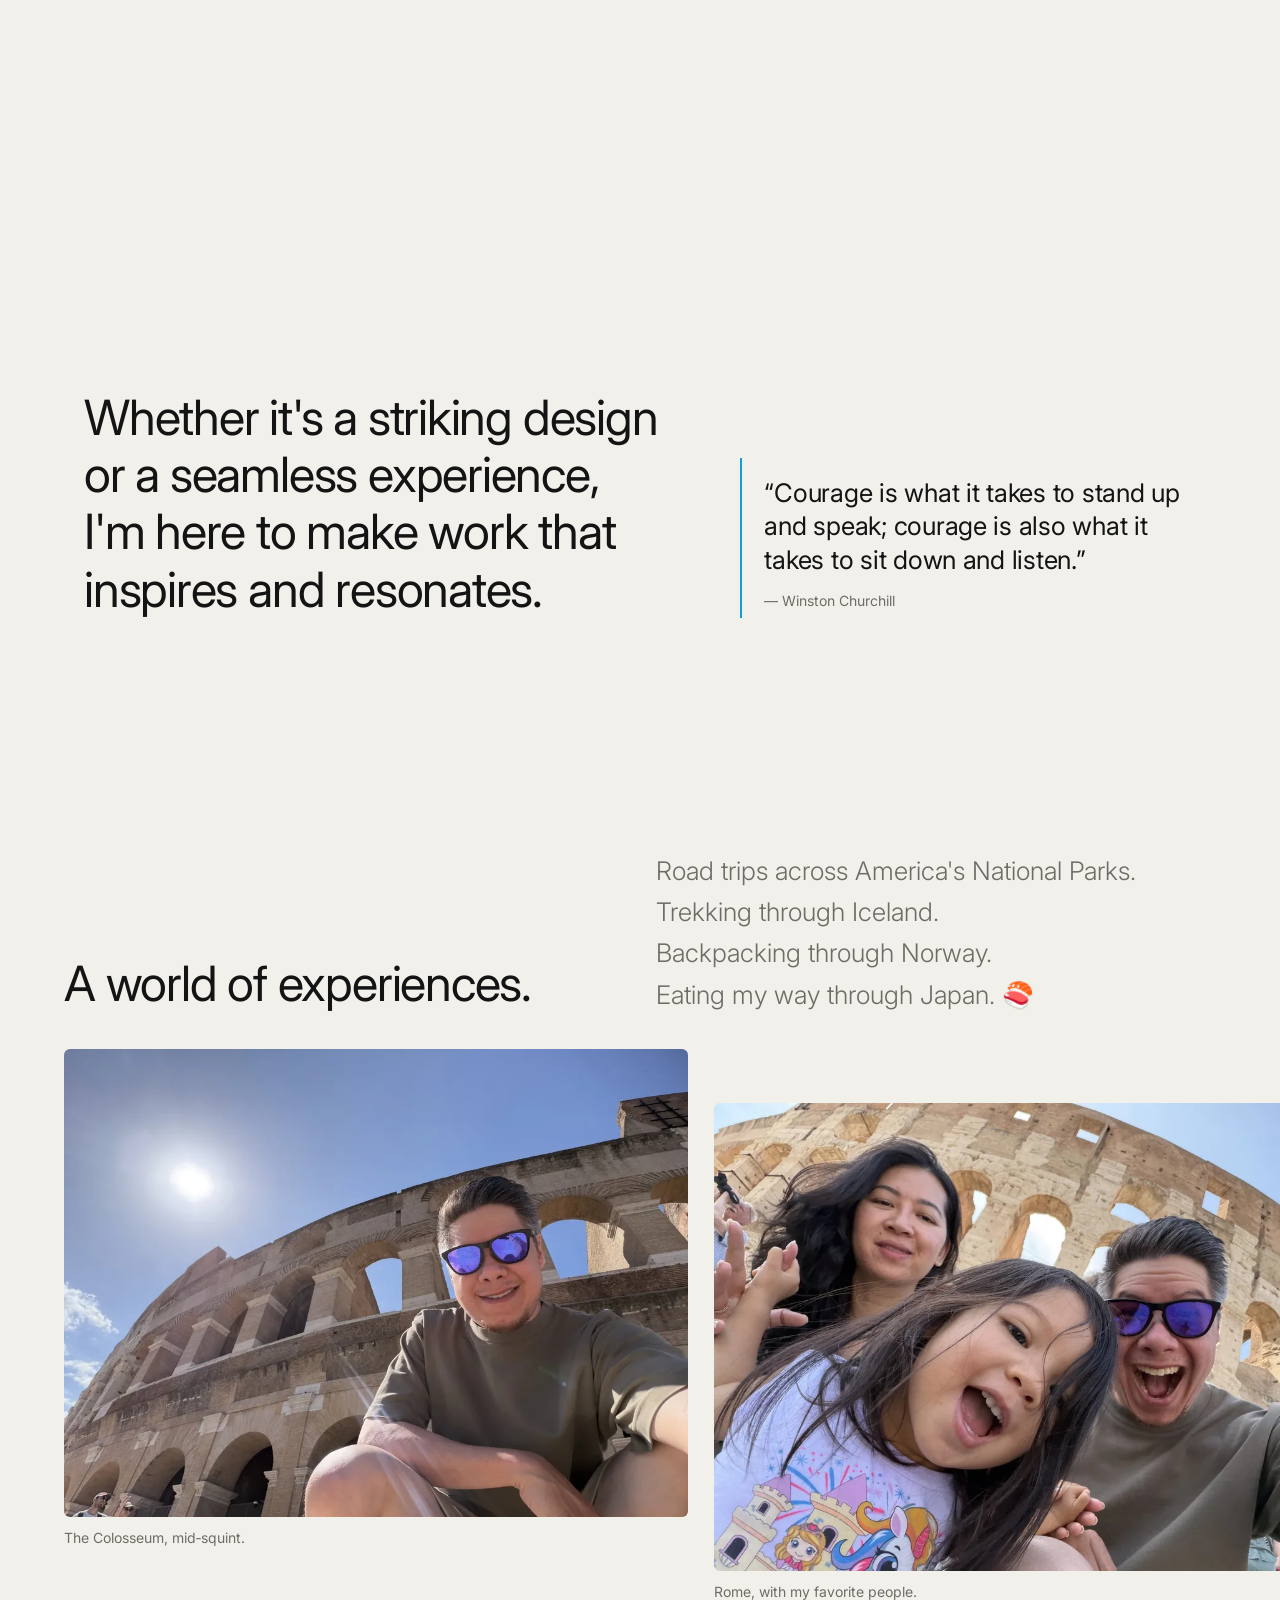
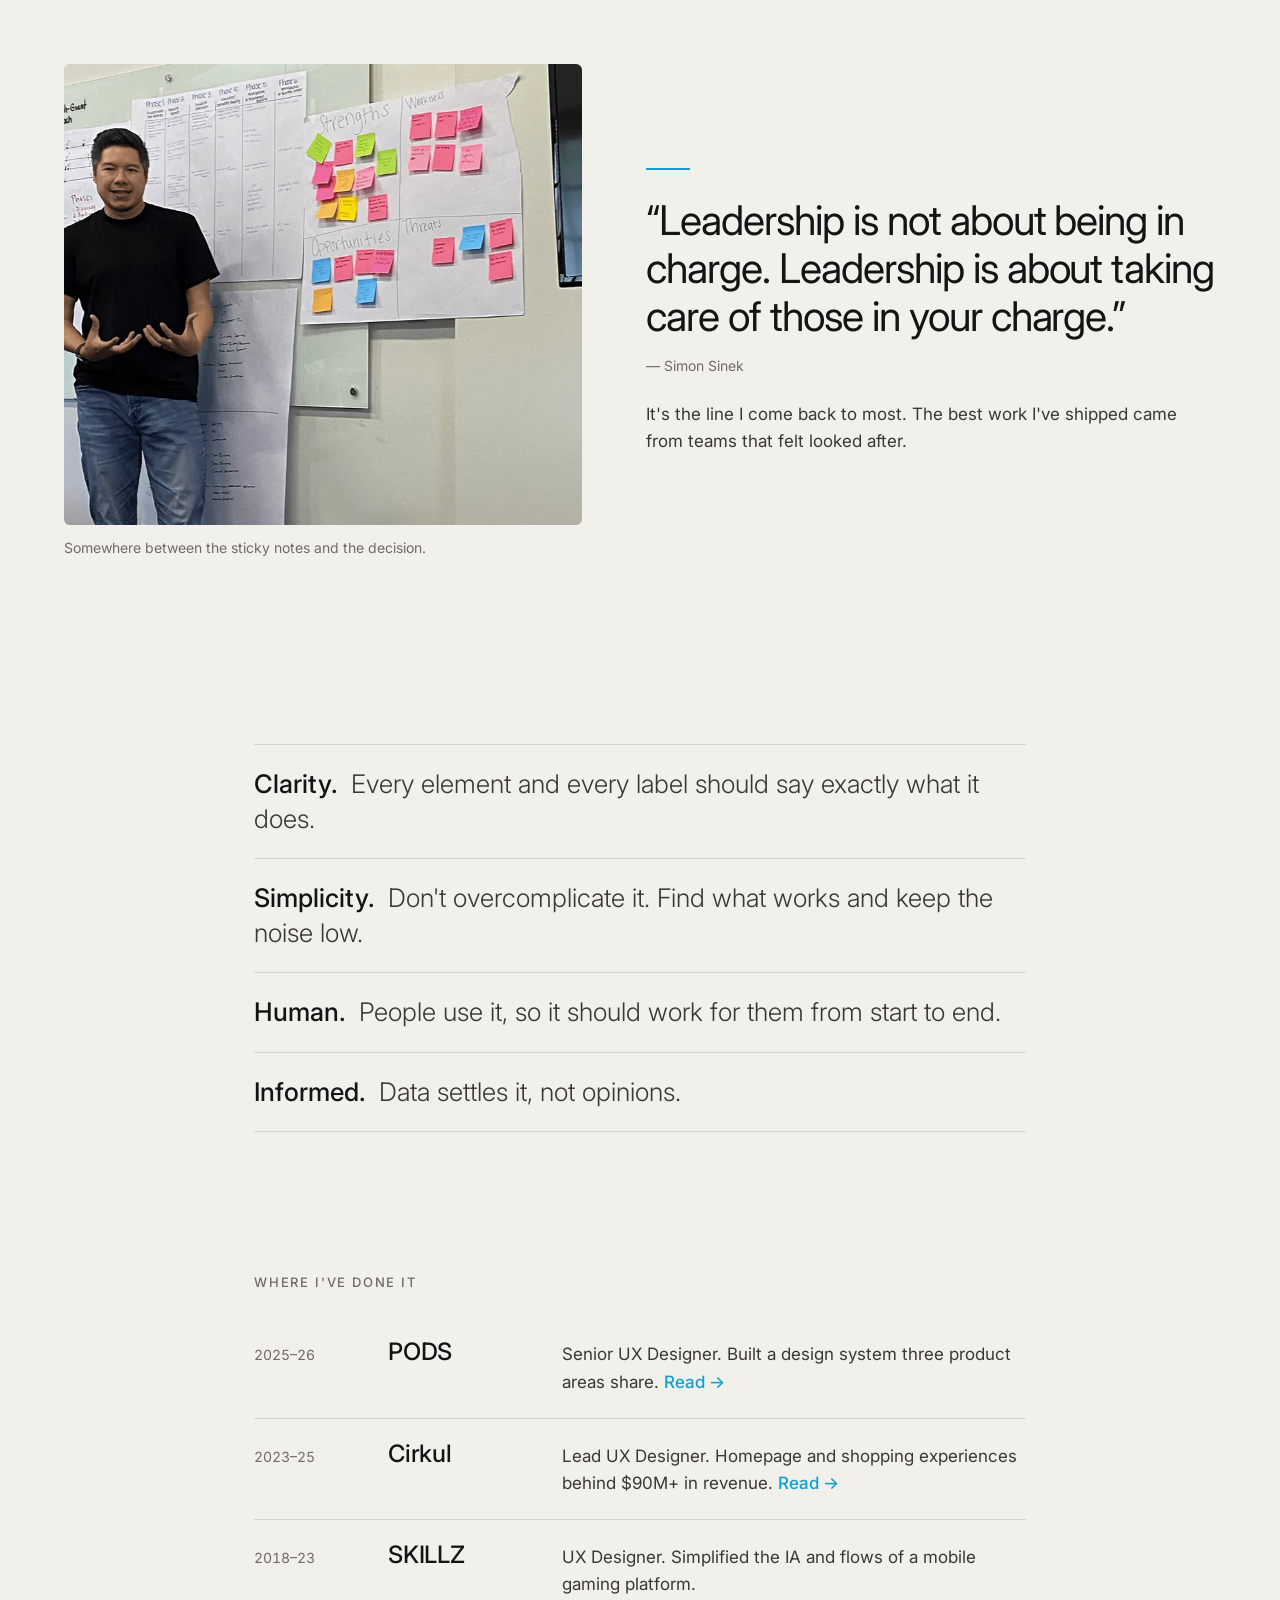
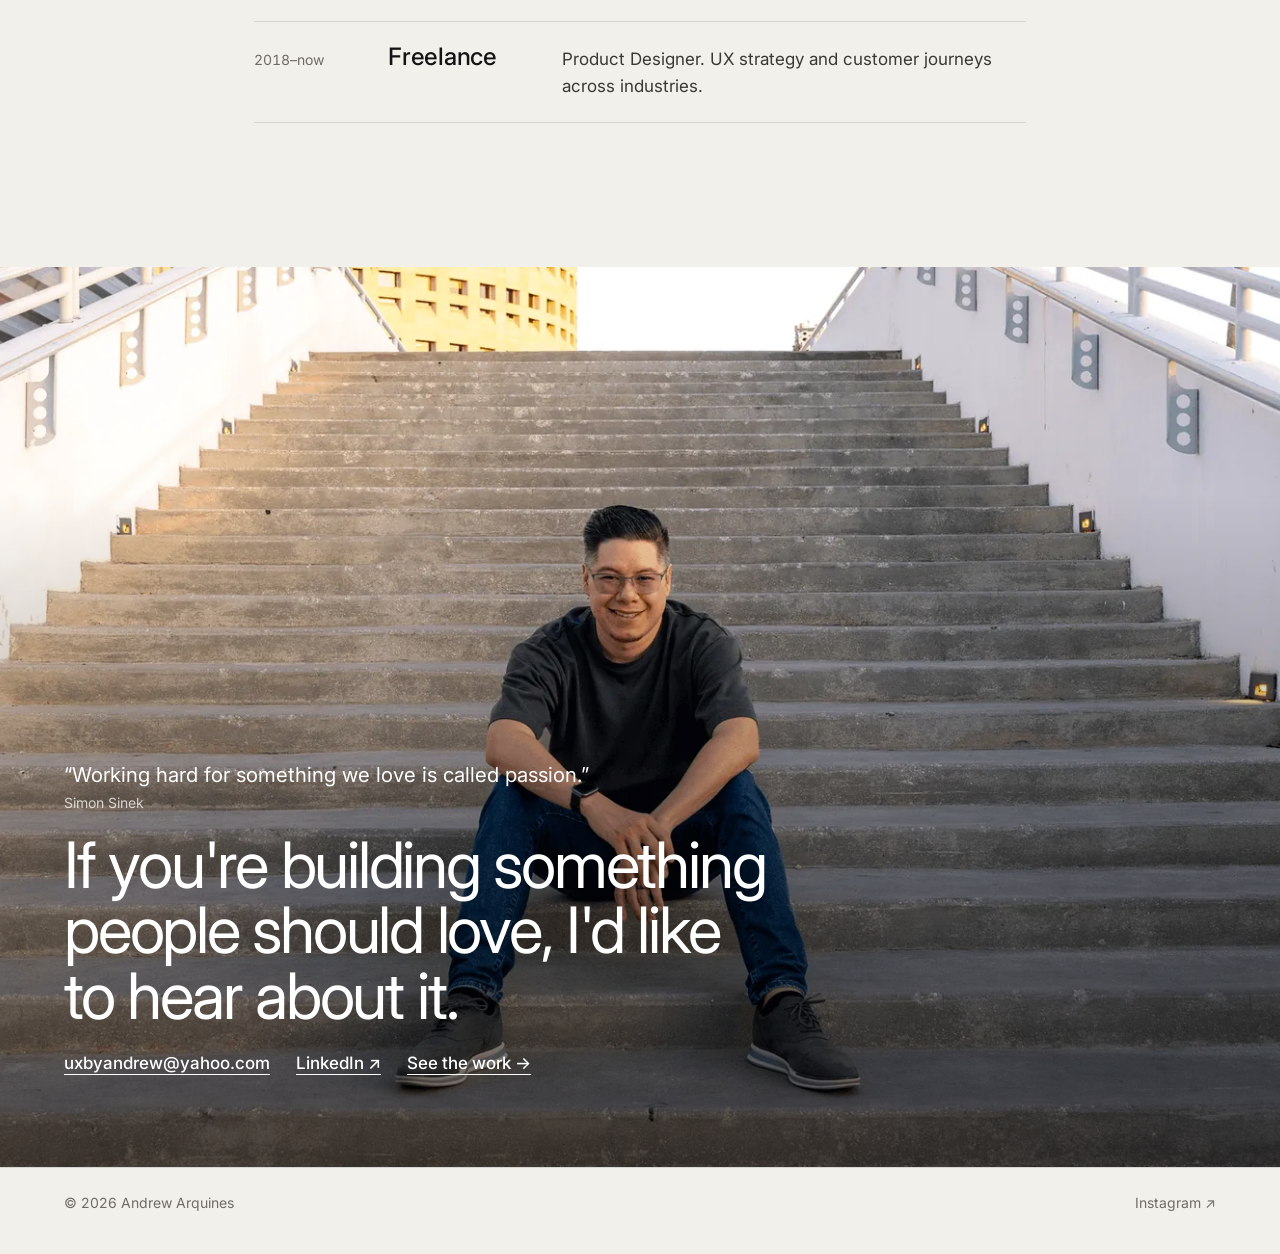
<file: about.html>
<!DOCTYPE html>
<html lang="en">
<head>
  <meta charset="UTF-8">
  <meta name="viewport" content="width=device-width, initial-scale=1">
  <title>About Andrew — UXbyAndrew</title>
  <meta name="description" content="Andrew Arquines: senior UX designer, dad, husband, son, adventurer, gamer, and collector of experiences.">
  <meta name="theme-color" content="#f2f0eb">
  <meta property="og:title" content="About Andrew — UXbyAndrew">
  <meta property="og:image" content="assets/img/hero-andrew.webp">
  <link rel="icon" href="assets/img/memoji.webp">
  <link rel="preconnect" href="https://fonts.googleapis.com">
  <link rel="preconnect" href="https://fonts.gstatic.com" crossorigin>
  <link href="https://fonts.googleapis.com/css2?family=Inter:wght@300;400;500;600&display=swap" rel="stylesheet">
  <link href="https://api.fontshare.com/v2/css?f[]=chillax@300,400,500&display=swap" rel="stylesheet">
  <link rel="stylesheet" href="about.css?v=202611041957">
</head>

<body>
  <a class="skip" href="#story">Skip to the story</a>

  <header class="top">
    <a class="top__brand" href="index.html" aria-label="UXbyAndrew, home"><img src="assets/img/memoji.webp" alt="" width="30" height="30"><span>UX<em>by</em>Andrew</span></a>
    <nav class="top__nav" aria-label="Primary">
      <a href="index.html#work">Work</a>
      <a href="about.html" aria-current="page">About</a>
      <a href="mailto:uxbyandrew@yahoo.com">Contact</a>
    </nav>
  </header>

  <!-- Opening frame -->
  <section class="open" aria-labelledby="name">
    <figure class="open__img"><img src="assets/img/hero-andrew.webp" alt="Andrew sitting on a wide set of outdoor stairs, palm trees behind him" width="1600" height="1066" fetchpriority="high"></figure>
    <div class="open__txt">
      <h1 id="name" class="open__name">Andrew Arquines</h1>
      <p class="open__role">Senior UX Designer</p>
    </div>
  </section>

  <main id="story">
    <!-- 1 · Beyond design: sticky photo, lines swap it -->
    <section class="beyond" data-beyond aria-labelledby="by-h">
      <div class="beyond__stage">
        <div class="beyond__photos" aria-hidden="true">
          <img class="on" src="assets/img/andrew-workshop.webp" alt="" width="900" height="789">
          <img src="assets/img/life-family.webp" alt="" width="1000" height="750">
          <img src="assets/img/life-rome.webp" alt="" width="1000" height="750">
          <img src="assets/img/hero-andrew.webp" alt="" width="1600" height="1066">
        </div>
        <p class="beyond__cap" aria-hidden="true" data-cap>Running a workshop.</p>
      </div>
      <div class="beyond__copy">
        <h2 id="by-h" class="beyond__k">Beyond design, I'm a</h2>
        <ol class="beyond__list">
          <li class="on" data-i="0" data-cap="Running a workshop."><b>designer</b><span>since 2018, at a mobile gaming platform, a hydration brand, and a moving and storage company.</span></li>
          <li data-i="1" data-cap="Rome, with my favorite people."><b>dad, husband &amp; son</b><span>The best co‑op team I've ever been on.</span></li>
          <li data-i="2" data-cap="The Colosseum, mid‑squint."><b>adventurer &amp; gamer</b><span>Happiest exploring somewhere new, on a trail or on a screen.</span></li>
          <li data-i="3" data-cap="Out and about."><b>collector of experiences</b><span>And I bring every one of them to the table.</span></li>
        </ol>
      </div>
    </section>

    <section class="chapter chapter--mission">
      <p class="lede" data-r>Whether it's a striking design or a seamless experience, I'm here to make work that inspires and resonates.</p>
      <aside class="aside" data-r>
        <blockquote>“Courage is what it takes to stand up and speak; courage is also what it takes to sit down and listen.”</blockquote>
        <p class="aside__by">Winston Churchill</p>
      </aside>
    </section>

    <!-- 3 · Travel strip -->
    <section class="travel" data-travel aria-labelledby="tr-h">
      <div class="travel__stage">
        <div class="travel__head">
          <h2 id="tr-h" class="lede">A world of experiences.</h2>
          <p class="places">
            <span>Road trips across America's National Parks.</span>
            <span>Trekking through Iceland.</span>
            <span>Backpacking through Norway.</span>
            <span>Eating my way through Japan.&nbsp;🍣</span>
          </p>
        </div>
        <div class="travel__strip" data-strip>
          <figure><img src="assets/img/life-rome.webp" alt="Andrew in sunglasses taking a selfie at the Colosseum" width="1000" height="750" loading="lazy"><figcaption>The Colosseum, mid‑squint.</figcaption></figure>
          <figure><img src="assets/img/life-family.webp" alt="Andrew, his wife, and their daughter laughing in a selfie in front of the Colosseum" width="1000" height="750" loading="lazy"><figcaption>Rome, with my favorite people.</figcaption></figure>
          <figure><img src="assets/img/life-coast.webp" alt="Two people smiling in a selfie on a rocky coastline" width="960" height="721" loading="lazy"><figcaption>Rocky coast, good company.</figcaption></figure>
        </div>
      </div>
    </section>

    <!-- 4 · How I lead -->
    <section class="spread spread--work">
      <figure class="ph ph--work" data-r>
        <div class="ph__in" data-drift><img src="assets/img/andrew-workshop.webp" alt="Andrew leading a workshop in front of a wall of sticky notes" width="900" height="789" loading="lazy"></div>
        <figcaption>Somewhere between the sticky notes and the decision.</figcaption>
      </figure>
      <div class="lead" data-r>
        <blockquote class="pull">“Leadership is not about being in charge. Leadership is about taking care of those in your charge.”</blockquote>
        <p class="aside__by">Simon Sinek</p>
        <p class="body">It's the line I come back to most. The best work I've shipped came from teams that felt looked after.</p>
      </div>
    </section>

    <!-- 5 · What I believe -->
    <section class="chapter chapter--believe">
      <p class="small-k" data-r>What I believe about design</p>
      <ol class="beliefs">
        <li data-r><b>Clarity.</b> Every element and every label should say exactly what it does.</li>
        <li data-r><b>Simplicity.</b> Don't overcomplicate it. Find what works and keep the noise low.</li>
        <li data-r><b>Human.</b> People use it, so it should work for them from start to end.</li>
        <li data-r><b>Informed.</b> Data settles it, not opinions.</li>
      </ol>
    </section>

    <!-- 6 · Where I've been -->
    <section class="chapter chapter--path" aria-labelledby="path-h">
      <h2 id="path-h" class="small-k" data-r>Where I've done it</h2>
      <ol class="path">
        <li data-r><span class="path__yr">2025–26</span><span class="path__co">PODS</span><span class="path__what">Senior UX Designer. Built a design system three product areas share. <a href="pods-design-system.html">Read&nbsp;→</a></span></li>
        <li data-r><span class="path__yr">2023–25</span><span class="path__co">Cirkul</span><span class="path__what">Lead UX Designer. Homepage and shopping experiences behind $90M+ in revenue. <a href="cirkul-homepage.html">Read&nbsp;→</a></span></li>
        <li data-r><span class="path__yr">2018–23</span><span class="path__co">SKILLZ</span><span class="path__what">UX Designer. Simplified the IA and flows of a mobile gaming platform.</span></li>
        <li data-r><span class="path__yr">2018–now</span><span class="path__co">Freelance</span><span class="path__what">Product Designer. UX strategy and customer journeys across industries.</span></li>
      </ol>
    </section>

    <!-- Close: full-bleed bookend -->
    <section class="close" aria-labelledby="close-h">
      <figure class="close__img" aria-hidden="true"><img src="assets/img/andrew-steps.webp" alt="" width="1400" height="934" loading="lazy"></figure>
      <div class="close__txt">
        <p class="close__q" data-r>“Working hard for something we love is called passion.” <span>Simon Sinek</span></p>
        <h2 id="close-h" class="close__h" data-r>If you're building something people should love, I'd like to hear about it.</h2>
        <p class="close__links" data-r><a href="mailto:uxbyandrew@yahoo.com">uxbyandrew@yahoo.com</a><a href="https://www.linkedin.com/in/andrewarq/" target="_blank" rel="noopener">LinkedIn ↗</a><a href="index.html#work">See the work →</a></p>
      </div>
    </section>
  </main>

  <footer class="foot"><span>© <span data-year>2026</span> Andrew Arquines</span><a href="https://www.instagram.com/uxbyandrew" target="_blank" rel="noopener">Instagram ↗</a></footer>
  <script src="about.js?v=202611041957" defer></script>
</body>
</html>
</file>
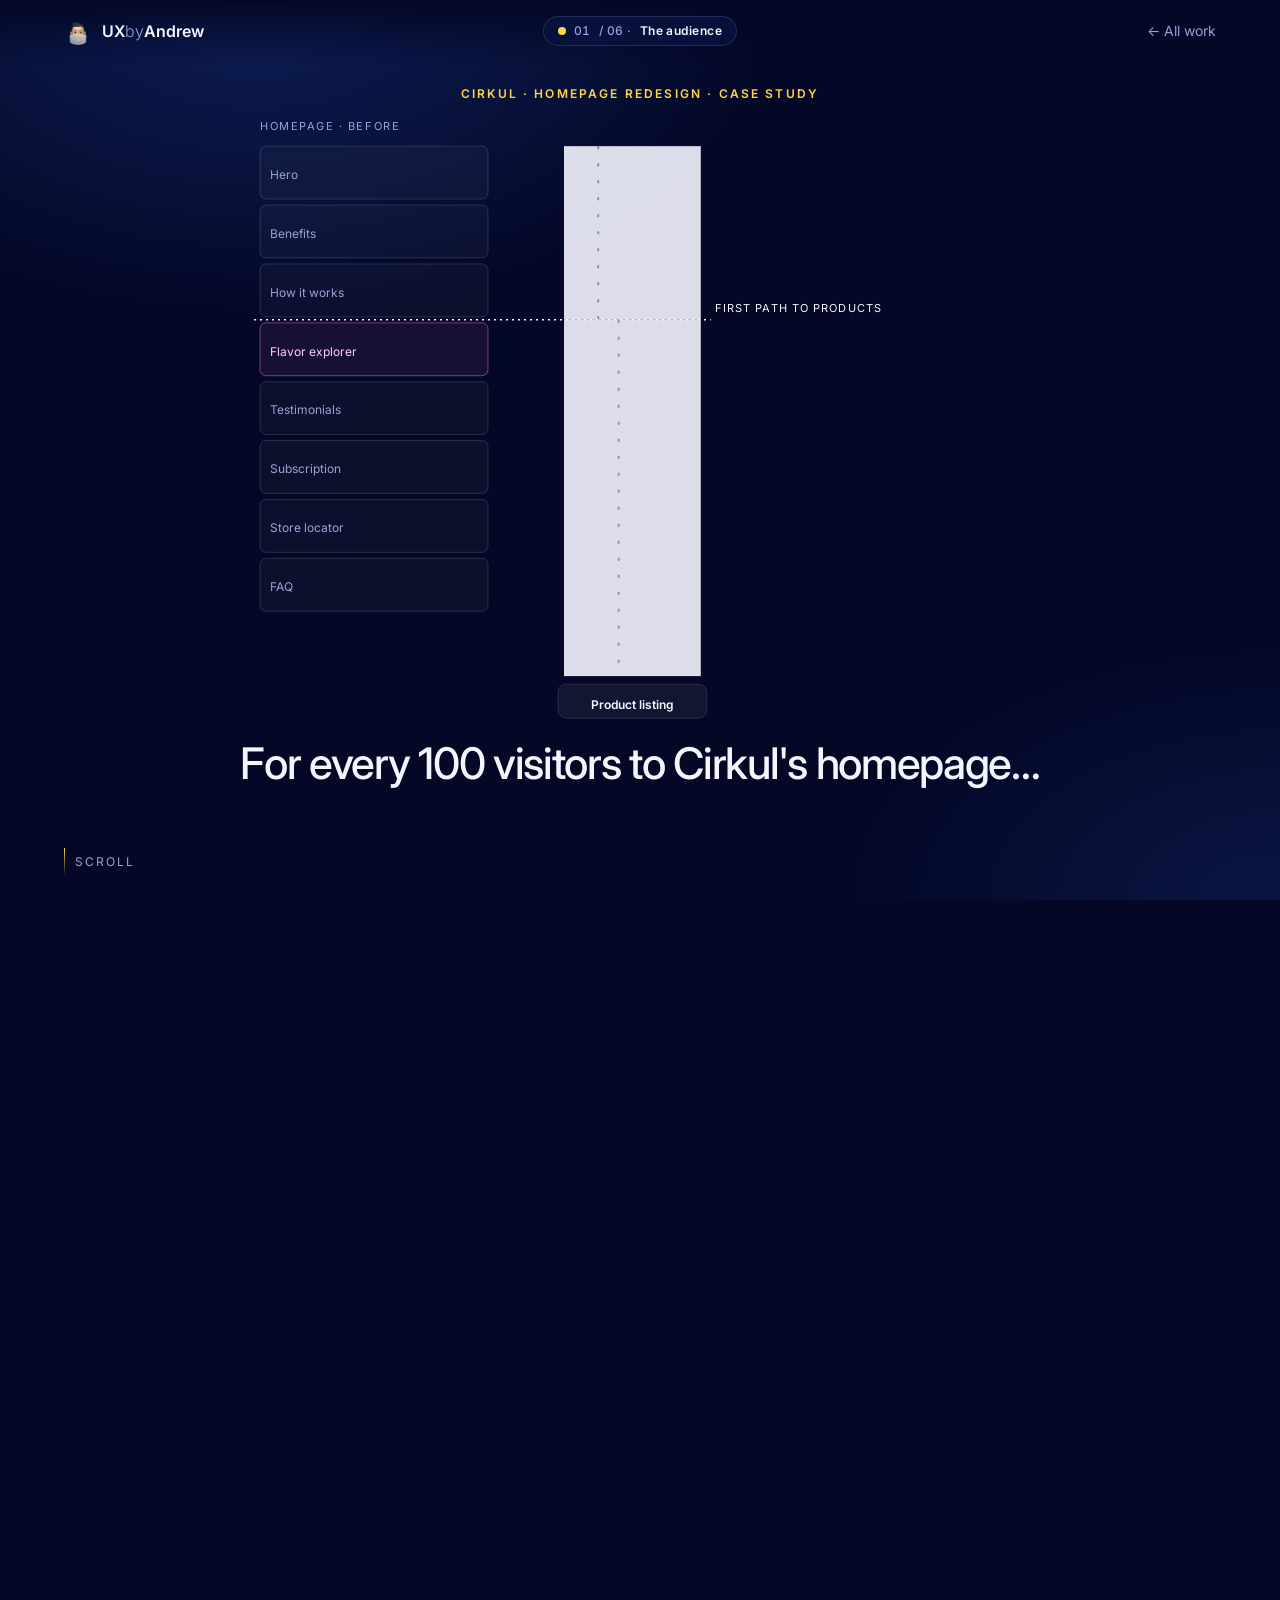
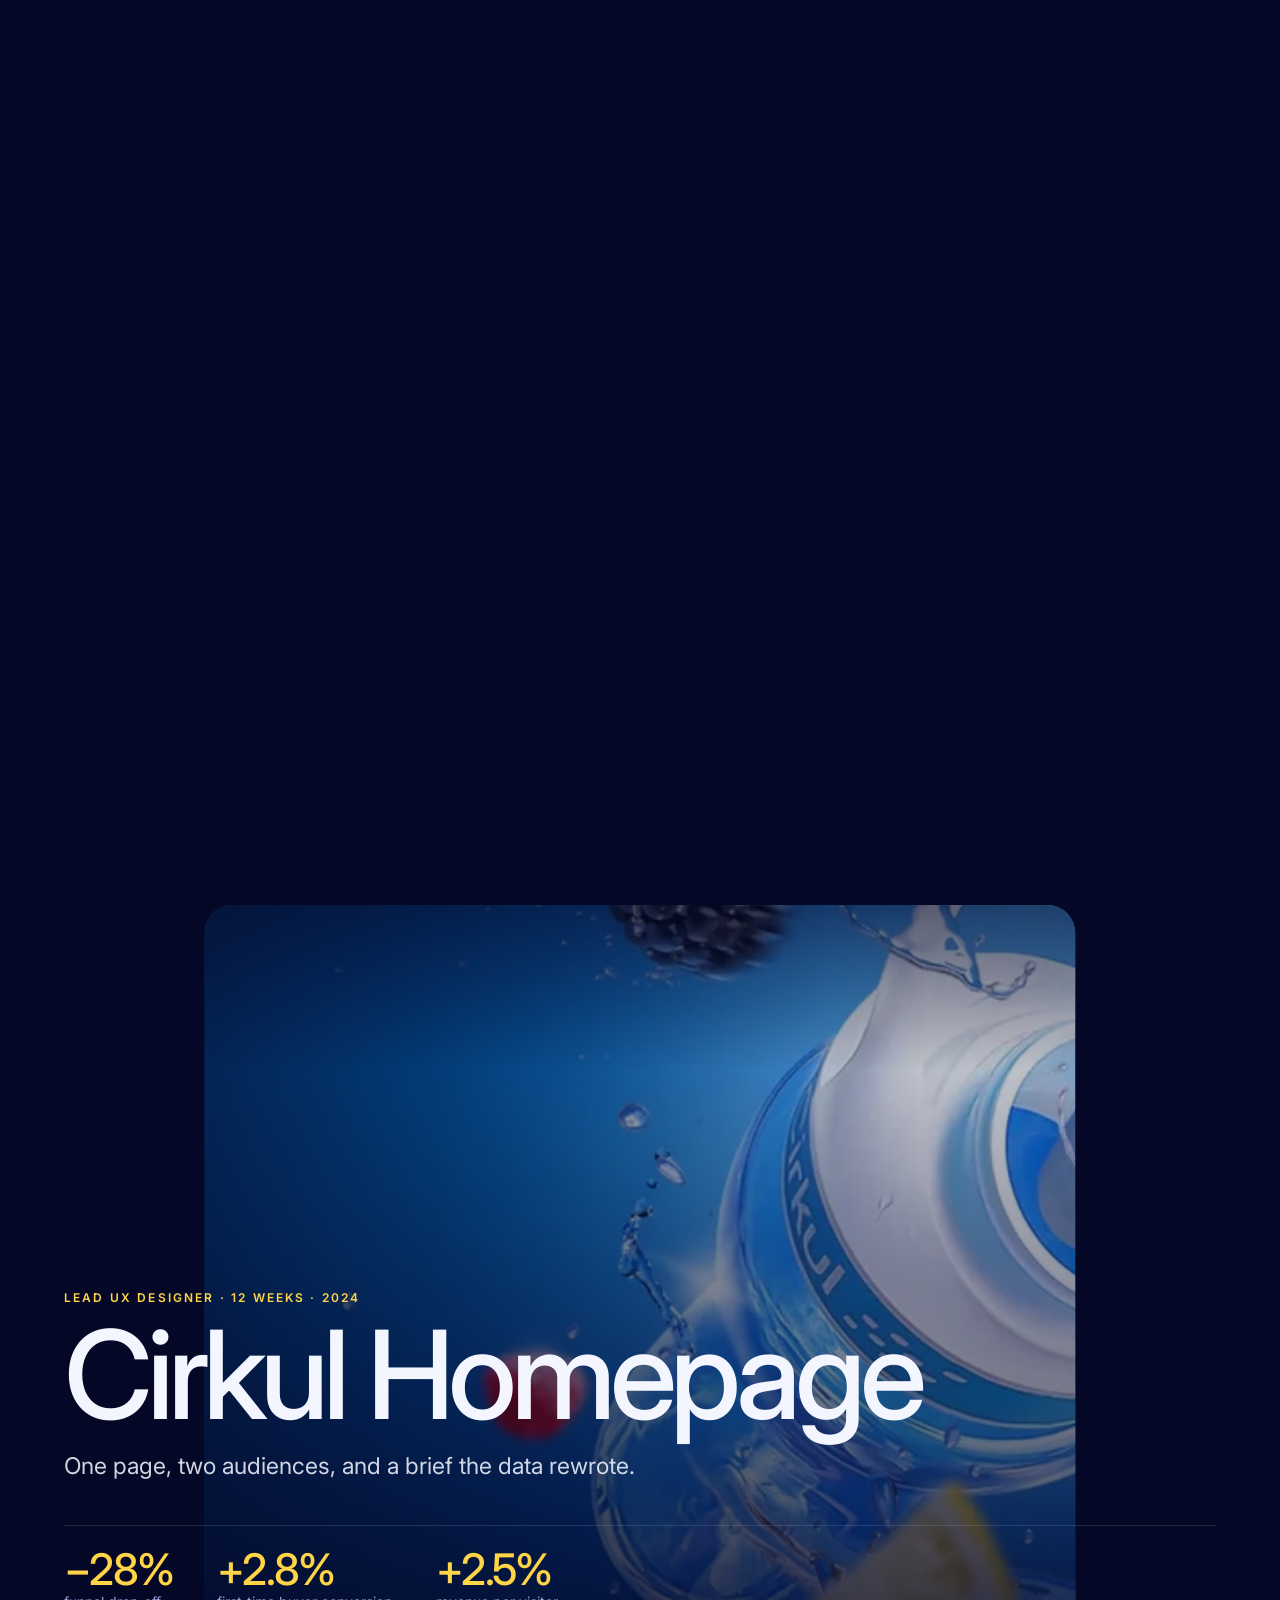
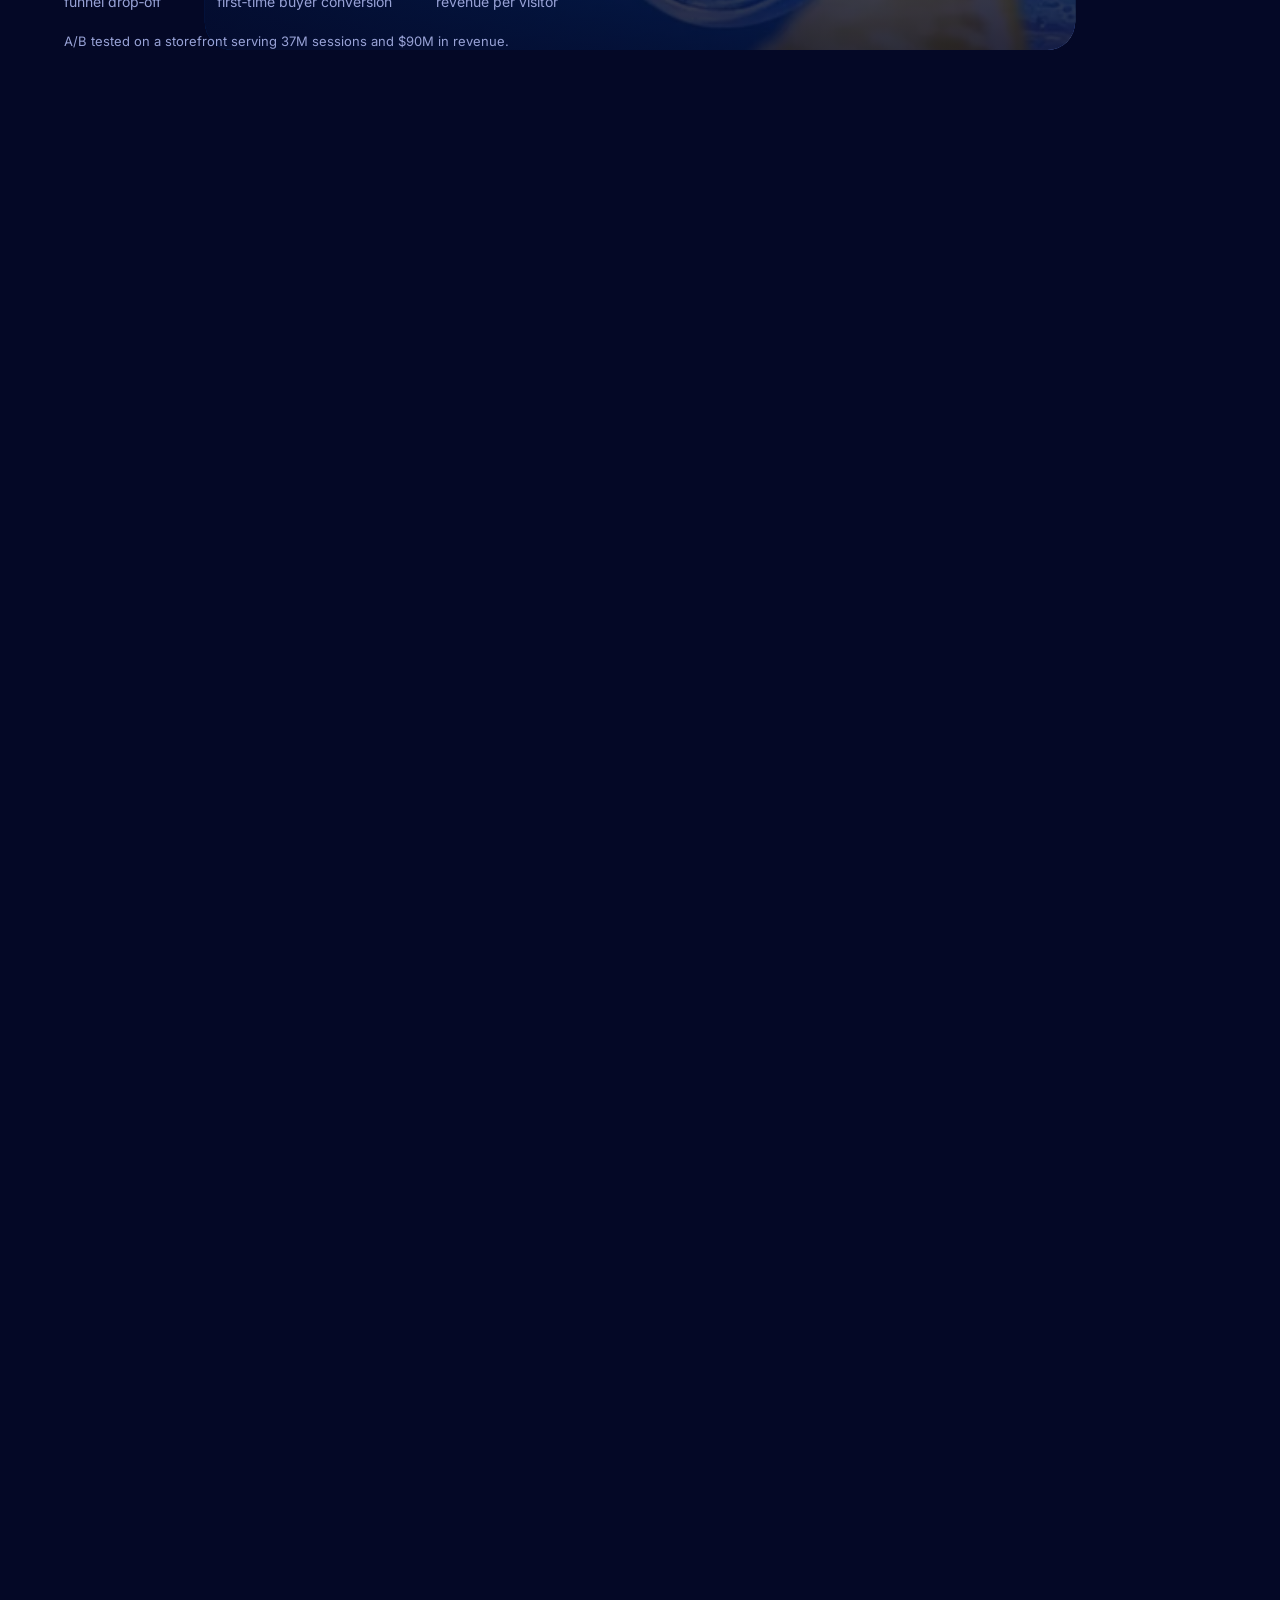
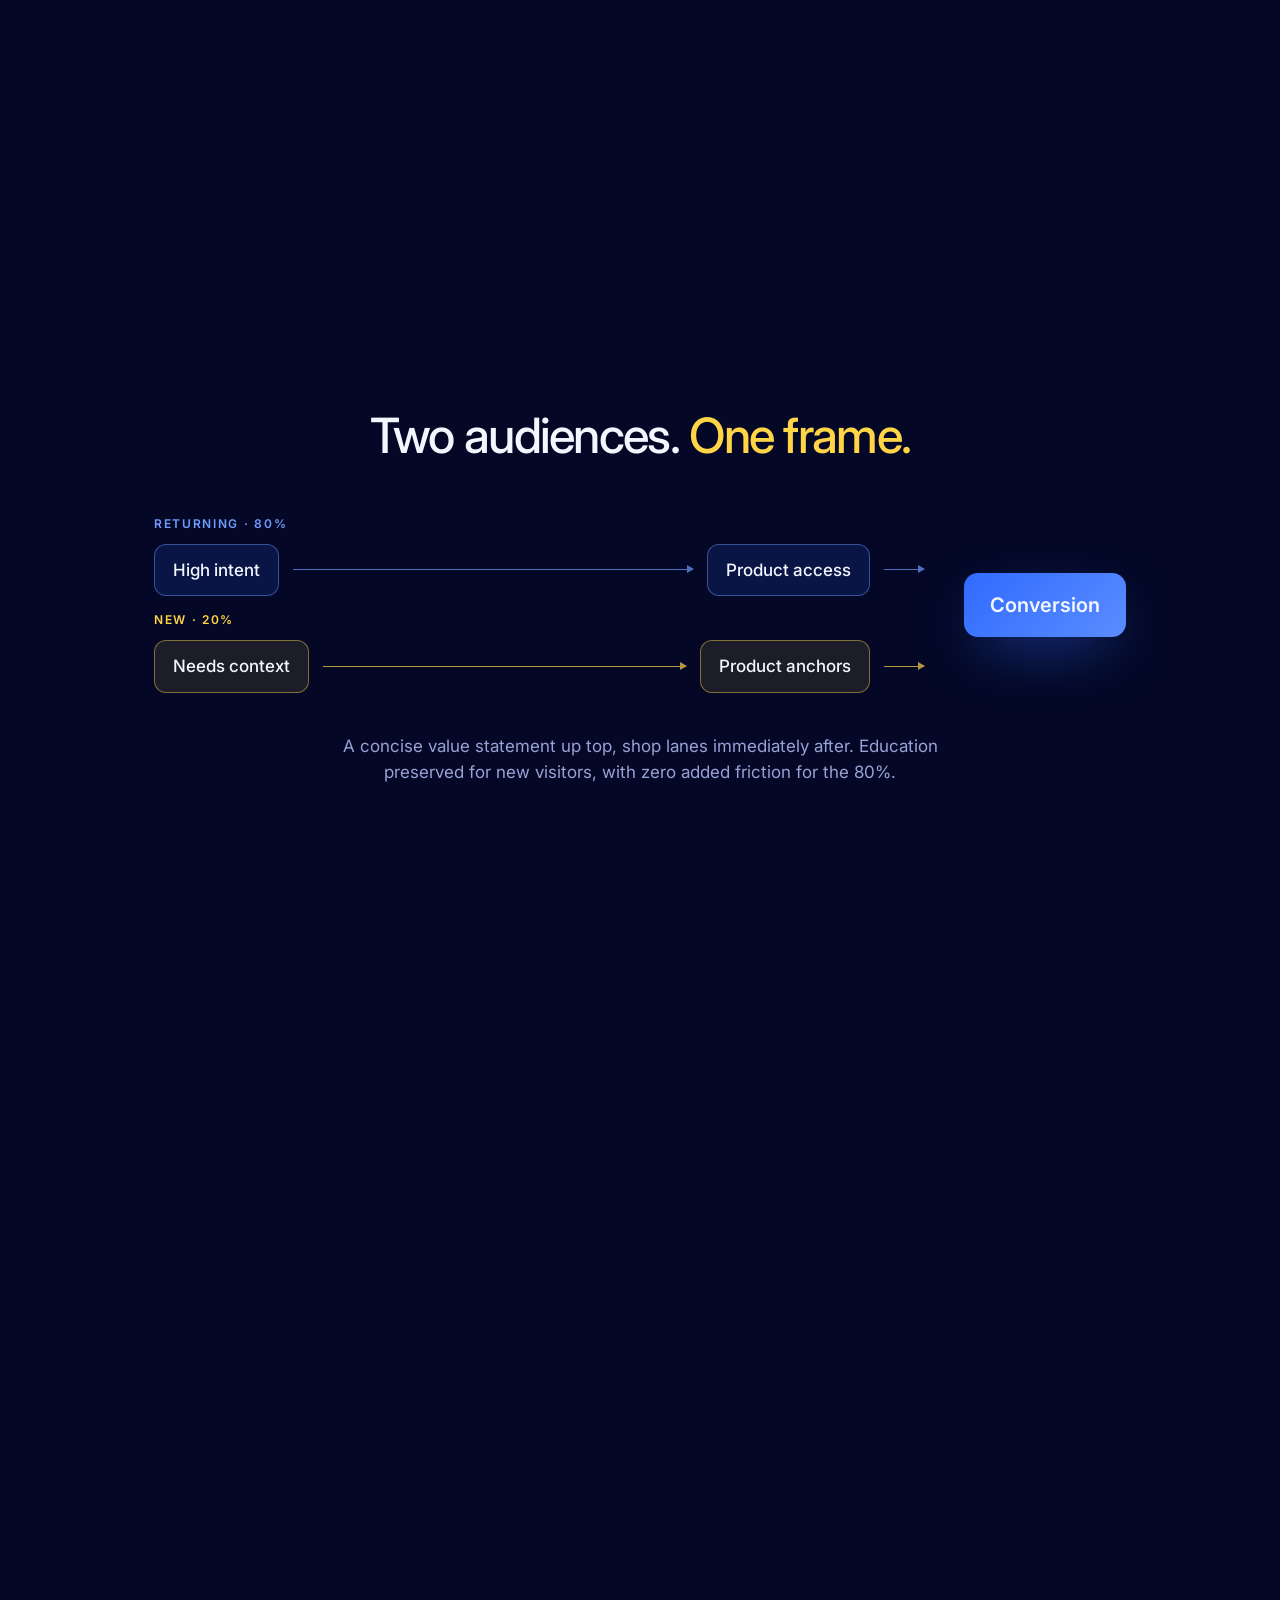
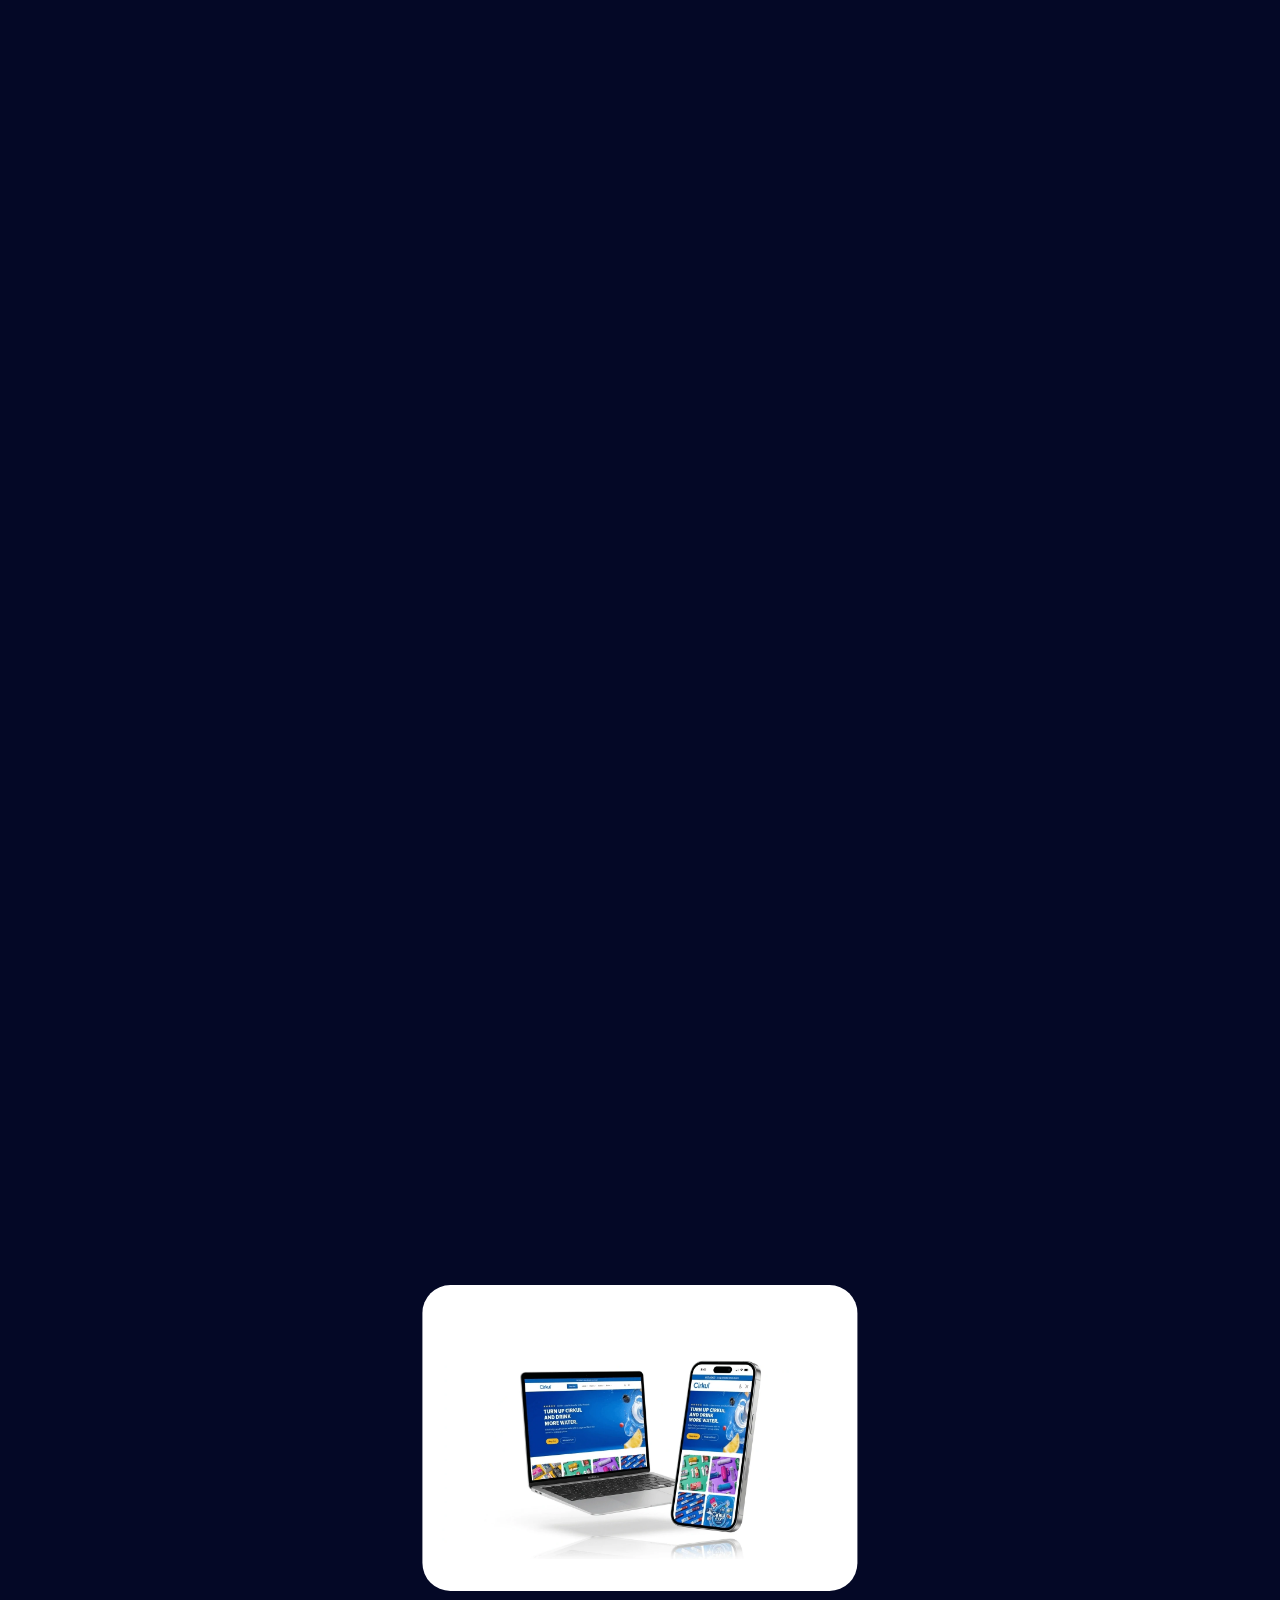
<file: cirkul-homepage.html>
<!DOCTYPE html>
<html lang="en">
<head>
  <meta charset="UTF-8">
  <meta name="viewport" content="width=device-width, initial-scale=1">
  <title>Cirkul Homepage — Andrew Arquines</title>
  <meta name="description" content="How a data-reframed brief and a two-week A/B test cut Cirkul's homepage funnel drop-off by 28%.">
  <meta name="theme-color" content="#050a2a">
  <meta property="og:title" content="Cirkul Homepage — Andrew Arquines">
  <meta property="og:description" content="The brief was written for 20% of visitors. The data said design for the other 80%.">
  <meta property="og:image" content="assets/img/work-cirkul.webp">
  <link rel="icon" href="assets/img/memoji.webp">
  <link rel="preconnect" href="https://fonts.googleapis.com">
  <link rel="preconnect" href="https://fonts.gstatic.com" crossorigin>
  <link href="https://fonts.googleapis.com/css2?family=Inter:wght@300;400;500;600&display=swap" rel="stylesheet">
  <link href="https://api.fontshare.com/v2/css?f[]=chillax@300,400,500,600&display=swap" rel="stylesheet">
  <link rel="stylesheet" href="cirkul.css?v=202611041957">
</head>

<body class="ck">
  <a class="skip" href="#brief">Skip to the story</a>

  <header class="bar">
    <a class="bar__brand" href="index.html" aria-label="UXbyAndrew, home"><img src="assets/img/memoji.webp" alt="" width="28" height="28"><span>UX<em>by</em>Andrew</span></a>
    <p class="scene-chip" aria-hidden="true"><i></i><span data-scene-num>01</span> / 06 · <b data-scene-name>The audience</b></p>
    <a class="bar__back" href="index.html#work">All work</a>
  </header>

  <main>
    <!-- 01 · THE AUDIENCE: 100 visitors -->
    <section class="sc pin pin--xl" data-scene="pipe" data-mode="before" data-name="The audience" aria-labelledby="crowd-h">
      <div class="stage stage--pipe">
        <p class="kicker">Cirkul · Homepage redesign · Case study</p>
        <h2 id="crowd-h" class="visually-hidden">The audience</h2>
        <figure class="pipe" aria-label="Of every 100 visitors, 52.17 left the homepage before reaching a product listing. 80 percent of visitors were returning customers.">
          <svg class="pipe__svg" aria-hidden="true"></svg>
        </figure>
        <ol class="lines lines--crowd">
          <li data-from="0" data-to=".2">For every 100 visitors to Cirkul's homepage…</li>
          <li data-from=".2" data-to=".42"><span class="hl-x">52</span> never reached a product.</li>
          <li data-from=".42" data-to=".62">The surprise: <span class="hl-b">80</span> had been here before. They came to buy.</li>
          <li data-from=".62" data-to=".82">But the page made everyone read first.</li>
          <li data-from=".82" data-to="1.01">The brief was written for the 20.</li>
        </ol>
        <p class="cue" aria-hidden="true"><i></i>Scroll</p>
      </div>
    </section>

    <!-- TITLE -->
    <section class="sc sc--title" data-scene="title" aria-labelledby="title">
      <figure class="title__img"><img src="assets/img/cirkul/hero.webp" alt="The redesigned Cirkul homepage hero: Turn up Cirkul and drink more water" width="2000" height="711"></figure>
      <div class="title__in">
        <p class="kicker">Lead UX Designer · 12 weeks · 2024</p>
        <h1 id="title" class="title__h">Cirkul Homepage</h1>
        <p class="title__sub">One page, two audiences, and a brief the data rewrote.</p>
        <ul class="kpis" data-r>
          <li><b data-kpi="28" data-pre="−" data-suf="%">−28%</b>funnel drop‑off</li>
          <li><b data-kpi="2.8" data-pre="+" data-suf="%" data-dec="1">+2.8%</b>first‑time buyer conversion</li>
          <li><b data-kpi="2.5" data-pre="+" data-suf="%" data-dec="1">+2.5%</b>revenue per visitor</li>
        </ul>
        <p class="title__fine">A/B tested on a storefront serving 37M sessions and $90M in revenue.</p>
      </div>
    </section>

    <!-- 02 · THE BRIEF FLIPS -->
    <section class="sc pin pin--l" id="brief" data-scene="reorder" data-name="The brief" aria-labelledby="brief-h">
      <div class="stage stage--reorder">
        <div class="ro__copy">
          <p class="num">02</p>
          <h2 id="brief-h" class="h2">The data that changed the brief.</h2>
          <ol class="lines lines--side">
            <li data-from="0" data-to=".22">The brief: acquisition‑first, top‑to‑bottom brand education.</li>
            <li data-from=".22" data-to=".5">For 80% of visitors, that meant reading before shopping.</li>
            <li data-from=".5" data-to=".78">I reframed it with stakeholders: new‑user education <em>and</em> returning‑user efficiency.</li>
            <li data-from=".78" data-to="1.01">Shop lanes moved up, right under the hero. Education stayed, below them.</li>
          </ol>
        </div>
        <div class="ro" aria-label="Homepage section order, initial versus adjusted">
          <div class="ro__col">
            <p class="ro__h">Initial direction<small>Acquisition‑first</small></p>
            <ol class="ro__list ro__list--static">
              <li class="t-edu">Hero / value prop</li><li class="t-edu">Benefits</li><li class="t-edu">How it works</li><li class="t-shop">Flavor explorer</li><li class="t-edu">Testimonials</li><li class="t-ltv">Subscription</li><li class="t-util">Store locator</li><li class="t-util">FAQ</li>
            </ol>
          </div>
          <div class="ro__col">
            <p class="ro__h">Adjusted direction<small>High‑intent path early</small></p>
            <ol class="ro__list ro__list--live">
              <li class="t-edu" data-a="0" data-b="0">Hero / value prop</li>
              <li class="t-shop t-new" data-a="0.5" data-b="1">Shop lanes · categories</li>
              <li class="t-shop t-new" data-a="0.5" data-b="2">Shop lanes · best sellers</li>
              <li class="t-edu" data-a="1" data-b="3">Benefits</li>
              <li class="t-edu" data-a="2" data-b="4">How it works</li>
              <li class="t-shop" data-a="3" data-b="5">Flavor explorer</li>
              <li class="t-edu" data-a="4" data-b="6">Testimonials</li>
              <li class="t-ltv" data-a="5" data-b="7">Subscription</li>
              <li class="t-util" data-a="6" data-b="8">Store locator</li>
              <li class="t-util" data-a="7" data-b="9">FAQ</li>
            </ol>
            <span class="ro__bracket" aria-hidden="true">Moved up &amp; expanded</span>
          </div>
        </div>
      </div>
    </section>

    <!-- Two paths, one page -->
    <section class="sc sc--paths" aria-labelledby="paths-h">
      <h2 id="paths-h" class="h2 h2--c" data-r>Two audiences. <span>One frame.</span></h2>
      <div class="paths" data-r>
        <div class="path path--r"><span>Returning · 80%</span><b>High intent</b><i><em></em><em></em><em></em></i><b>Product access</b><i class="path__out"><em></em><em></em></i></div>
        <div class="path path--n"><span>New · 20%</span><b>Needs context</b><i><em></em></i><b>Product anchors</b><i class="path__out"><em></em></i></div>
        <div class="paths__goal">Conversion</div>
      </div>
      <p class="paths__cap" data-r>A concise value statement up top, shop lanes immediately after. Education preserved for new visitors, with zero added friction for the 80%.</p>
    </section>

    <!-- 03 · THE PAGE, SCROLLED -->
    <section class="sc pin pin--l" data-scene="browse" data-name="The page" aria-labelledby="page-h">
      <div class="stage stage--browse">
        <div class="br__copy">
          <p class="num">03</p>
          <h2 id="page-h" class="h2">Orient. Shop. Understand. Commit.</h2>
          <ol class="lines lines--side">
            <li data-from="0" data-to=".3"><span class="tag">Orient</span>Value prop above the fold, product in frame. One hero, both audiences.</li>
            <li data-from=".3" data-to=".66"><span class="tag">Shop</span>Category lanes, then carousels ranked by real sales data. Returning users reach product in one scroll.</li>
            <li data-from=".66" data-to="1.01"><span class="tag">Understand</span>Benefit modules built for under‑five‑second reads, then how it works, step by step. Made with the creative team.</li>
          </ol>
        </div>
        <div class="browser" aria-hidden="true">
          <div class="browser__bar"><i></i><i></i><i></i><span>drinkcirkul.com</span></div>
          <div class="browser__view">
            <div class="browser__page">
              <img src="assets/img/cirkul/hero.webp" alt="" width="2000" height="711">
              <img src="assets/img/cirkul/shop-lanes.webp" alt="" width="1600" height="1349" loading="lazy">
              <img src="assets/img/cirkul/education.webp" alt="" width="1600" height="1126" loading="lazy">
            </div>
          </div>
          <div class="browser__rail"><span></span></div>
        </div>
      </div>
    </section>

    <!-- SHIPPED: lights on -->
    <section class="sc pin" data-scene="shipped" aria-labelledby="ship-h">
      <div class="stage stage--ship">
        <div class="ship">
          <img src="assets/img/cirkul/devices.webp" alt="The redesigned Cirkul homepage on a laptop and a phone" width="1376" height="768" loading="lazy">
        </div>
        <div class="ship__cap">
          <p class="kicker">Shipped · 2024</p>
          <h2 id="ship-h" class="ship__h">One homepage. Every screen.</h2>
        </div>
      </div>
    </section>

    <!-- 04 · THE TEST: scoreboard -->
    <section class="sc pin pin--l" id="test" data-scene="board" data-name="The test" aria-labelledby="test-h">
      <div class="stage stage--board">
        <div class="board__head">
          <p class="num">04</p>
          <h2 id="test-h" class="h2">Validated with real traffic, not opinions.</h2>
          <ul class="spec">
            <li>Optimizely · 50/50 split</li><li>~150k sessions</li><li>2‑week window</li><li>Hotjar scroll + behavior</li>
          </ul>
        </div>
        <div class="board" role="table" aria-label="A/B test results">
          <div class="board__row board__row--h" role="row"><span role="columnheader">Metric</span><span role="columnheader">A · Control</span><span role="columnheader">B · Redesign</span><span role="columnheader">Change</span></div>
          <div class="board__row" role="row" data-at=".08" data-good="down" style="--a:52.17;--b:37.42;--max:60">
            <span role="cell"><b>Funnel drop‑off</b><small>Homepage → product listing</small></span>
            <span role="cell" class="v"><em>52.17%</em><i class="sb sb--a"></i></span>
            <span role="cell" class="v"><em>37.42%</em><i class="sb sb--b"></i></span>
            <span role="cell" class="d"><b data-to="28" data-pre="−" data-suf="%">−28%</b><small>−14.75 pts</small></span>
          </div>
          <div class="board__row" role="row" data-at=".3" style="--a:45;--b:58;--max:60">
            <span role="cell"><b>Scroll depth</b><small>Reach at 50% of page</small></span>
            <span role="cell" class="v"><em>45%</em><i class="sb sb--a"></i></span>
            <span role="cell" class="v"><em>58%</em><i class="sb sb--b"></i></span>
            <span role="cell" class="d"><b data-to="29" data-pre="+" data-suf="%">+29%</b><small>relative</small></span>
          </div>
          <div class="board__row" role="row" data-at=".52" style="--a:4.65;--b:4.78;--max:5">
            <span role="cell"><b>First‑time buyer conversion</b><small>New visitors</small></span>
            <span role="cell" class="v"><em>4.65%</em><i class="sb sb--a"></i></span>
            <span role="cell" class="v"><em>4.78%</em><i class="sb sb--b"></i></span>
            <span role="cell" class="d"><b data-to="2.8" data-pre="+" data-suf="%" data-dec="1">+2.8%</b><small>relative</small></span>
          </div>
          <div class="board__row" role="row" data-at=".74" style="--a:5.94;--b:6.09;--max:6.5">
            <span role="cell"><b>Revenue per visitor</b><small>The returning 80%</small></span>
            <span role="cell" class="v"><em>$5.94</em><i class="sb sb--a"></i></span>
            <span role="cell" class="v"><em>$6.09</em><i class="sb sb--b"></i></span>
            <span role="cell" class="d"><b data-to="2.5" data-pre="+" data-suf="%" data-dec="1">+2.5%</b><small>relative</small></span>
          </div>
        </div>
        <ol class="lines lines--board">
          <li data-from="0" data-to=".3">The primary goal: move more people into product discovery.</li>
          <li data-from=".3" data-to=".52">And the education layer was being found, not skipped.</li>
          <li data-from=".52" data-to=".74">New visitors converted more often.</li>
          <li data-from=".74" data-to="1.01">The returning 80% didn't pay for it. The hybrid traded nothing.</li>
        </ol>
      </div>
    </section>

    <!-- 05 · THE 100, AGAIN -->
    <section class="sc pin pin--xl" data-scene="pipe" data-mode="after" data-name="A shorter pipe" aria-labelledby="again-h">
      <div class="stage stage--pipe">
        <p class="kicker">Back to the pipe · Variant B</p>
        <h2 id="again-h" class="visually-hidden">A shorter pipe</h2>
        <figure class="pipe" aria-label="In the redesign, shop lanes moved directly under the hero. 37.42 of every 100 visitors left before reaching a product listing, down from 52.17.">
          <svg class="pipe__svg" aria-hidden="true"></svg>
        </figure>
        <ol class="lines lines--crowd">
          <li data-from="0" data-to=".3">Same sections. New order: shop lanes moved up, right under the hero.</li>
          <li data-from=".3" data-to=".56">The path to a product got shorter.</li>
          <li data-from=".56" data-to=".8"><span class="hl-x">37</span> of every 100 left, down from 52. <span class="hl-c">About 15 more</span> reached a product.</li>
          <li data-from=".8" data-to="1.01">We didn't plug the leak. <span class="hl-c">We shortened the pipe.</span></li>
        </ol>
      </div>
    </section>

    <!-- 06 · LOOKING BACK: three lessons, each with its evidence -->
    <section class="sc pin pin--l" data-scene="lessons" data-name="Looking back" aria-labelledby="lb-h">
      <div class="stage stage--lessons">
        <p class="kicker lb__k">Looking back · What this project sharpened</p>
        <h2 id="lb-h" class="visually-hidden">Looking back</h2>
        <ol class="lessons">
          <li data-from="0" data-to=".34">
            <div class="lesson__t"><span>01</span><b>Interrogate the brief before designing to it.</b><p>The data redefined the whole page architecture. The most valuable design work happened before any frames existed.</p></div>
            <div class="ev ev--order" aria-hidden="true">
              <p class="ev__k">Evidence · the brief</p>
              <ol><li class="t-edu">Hero / value prop</li><li class="t-shop t-hl">Shop lanes · categories</li><li class="t-shop t-hl">Shop lanes · best sellers</li><li class="t-edu">Benefits</li><li class="t-edu">How it works</li><li class="t-shop">Flavor explorer</li></ol>
            </div>
          </li>
          <li data-from=".34" data-to=".67">
            <div class="lesson__t"><span>02</span><b>Communicate early, and often.</b><p>High‑risk pages need clear, confident communication across teams and stakeholders. Reframing an acquisition brief meant bringing everyone along.</p></div>
            <div class="ev ev--paths" aria-hidden="true">
              <p class="ev__k">Evidence · the reframe</p>
              <div class="ev__row ev__row--r"><span>Returning 80%</span><i></i><b>Product access</b></div>
              <div class="ev__row ev__row--n"><span>New 20%</span><i></i><b>Product anchors</b></div>
              <div class="ev__goal">One page, both audiences</div>
            </div>
          </li>
          <li data-from=".67" data-to="1.01">
            <div class="lesson__t"><span>03</span><b>Honest metrics build more trust than big ones.</b><p>Attributed deltas, with baselines and method, beat impressive absolute numbers.</p></div>
            <div class="ev ev--metric" aria-hidden="true">
              <p class="ev__k">Evidence · the test</p>
              <p class="ev__m"><span>Funnel drop‑off</span><b>52.17% <i>→</i> <em>37.42%</em></b></p>
              <p class="ev__d"><b>−28%</b> relative · −14.75 pts absolute</p>
              <p class="ev__how">Optimizely 50/50 · ~150k sessions · 2 weeks</p>
            </div>
          </li>
        </ol>
        <div class="lb__dots" aria-hidden="true"><i></i><i></i><i></i></div>
      </div>
    </section>

    <!-- END CARD -->
    <section class="sc endcard" aria-labelledby="end-h">
      <figure class="endcard__img"><img src="assets/img/cirkul/hero.webp" alt="" width="2000" height="711" loading="lazy"></figure>
      <div class="endcard__in">
        <p class="kicker" data-r>Fin.</p>
        <h2 id="end-h" class="endcard__h" data-r>Cirkul Homepage</h2>
        <ul class="endcard__kpis" data-r>
          <li><b>−28%</b>funnel drop‑off</li>
          <li><b>+29%</b>scroll depth</li>
          <li><b>+2.8%</b>first‑time buyer conversion</li>
          <li><b>+2.5%</b>revenue per visitor</li>
        </ul>
        <p class="endcard__credit" data-r>Lead UX Designer <b>Andrew Arquines</b> · with Cirkul brand &amp; creative · Optimizely · Hotjar · 2024</p>
        <div class="endcard__act" data-r>
          <a class="btn" href="mailto:uxbyandrew@yahoo.com?subject=Cirkul%20Homepage%20walkthrough">Request the full test readout</a>
          <a class="btn btn--ghost" href="https://www.drinkcirkul.com" target="_blank" rel="noopener">See it live ↗</a>
        </div>
      </div>
    </section>

    <!-- MORE WORK -->
    <nav class="more" aria-label="More case studies">
      <p class="more__k">More work</p>
      <div class="more__grid">
        <a class="more__card" href="pods-pre-quote.html">
          <img src="assets/img/prequote/site-nav.webp" alt="" loading="lazy">
          <span class="more__t">PODS Pre‑Quote Strategy</span><span class="more__m">Confusion, or confidence?</span>
        </a>
        <a class="more__card" href="pods-design-system.html">
          <img src="assets/img/work-pods.webp" alt="" loading="lazy">
          <span class="more__t">PODS Design System</span><span class="more__m">3 product areas → 1 language</span>
        </a>
      </div>
    </nav>
  </main>

  <footer class="foot">
    <span>© <span data-year>2026</span> Andrew Arquines</span>
    <span><a href="https://www.linkedin.com/in/andrewarq/" target="_blank" rel="noopener">LinkedIn ↗</a> · <a href="index.html">Home</a></span>
  </footer>

  <script src="ck.js?v=202611041957" defer></script>
</body>
</html>
</file>
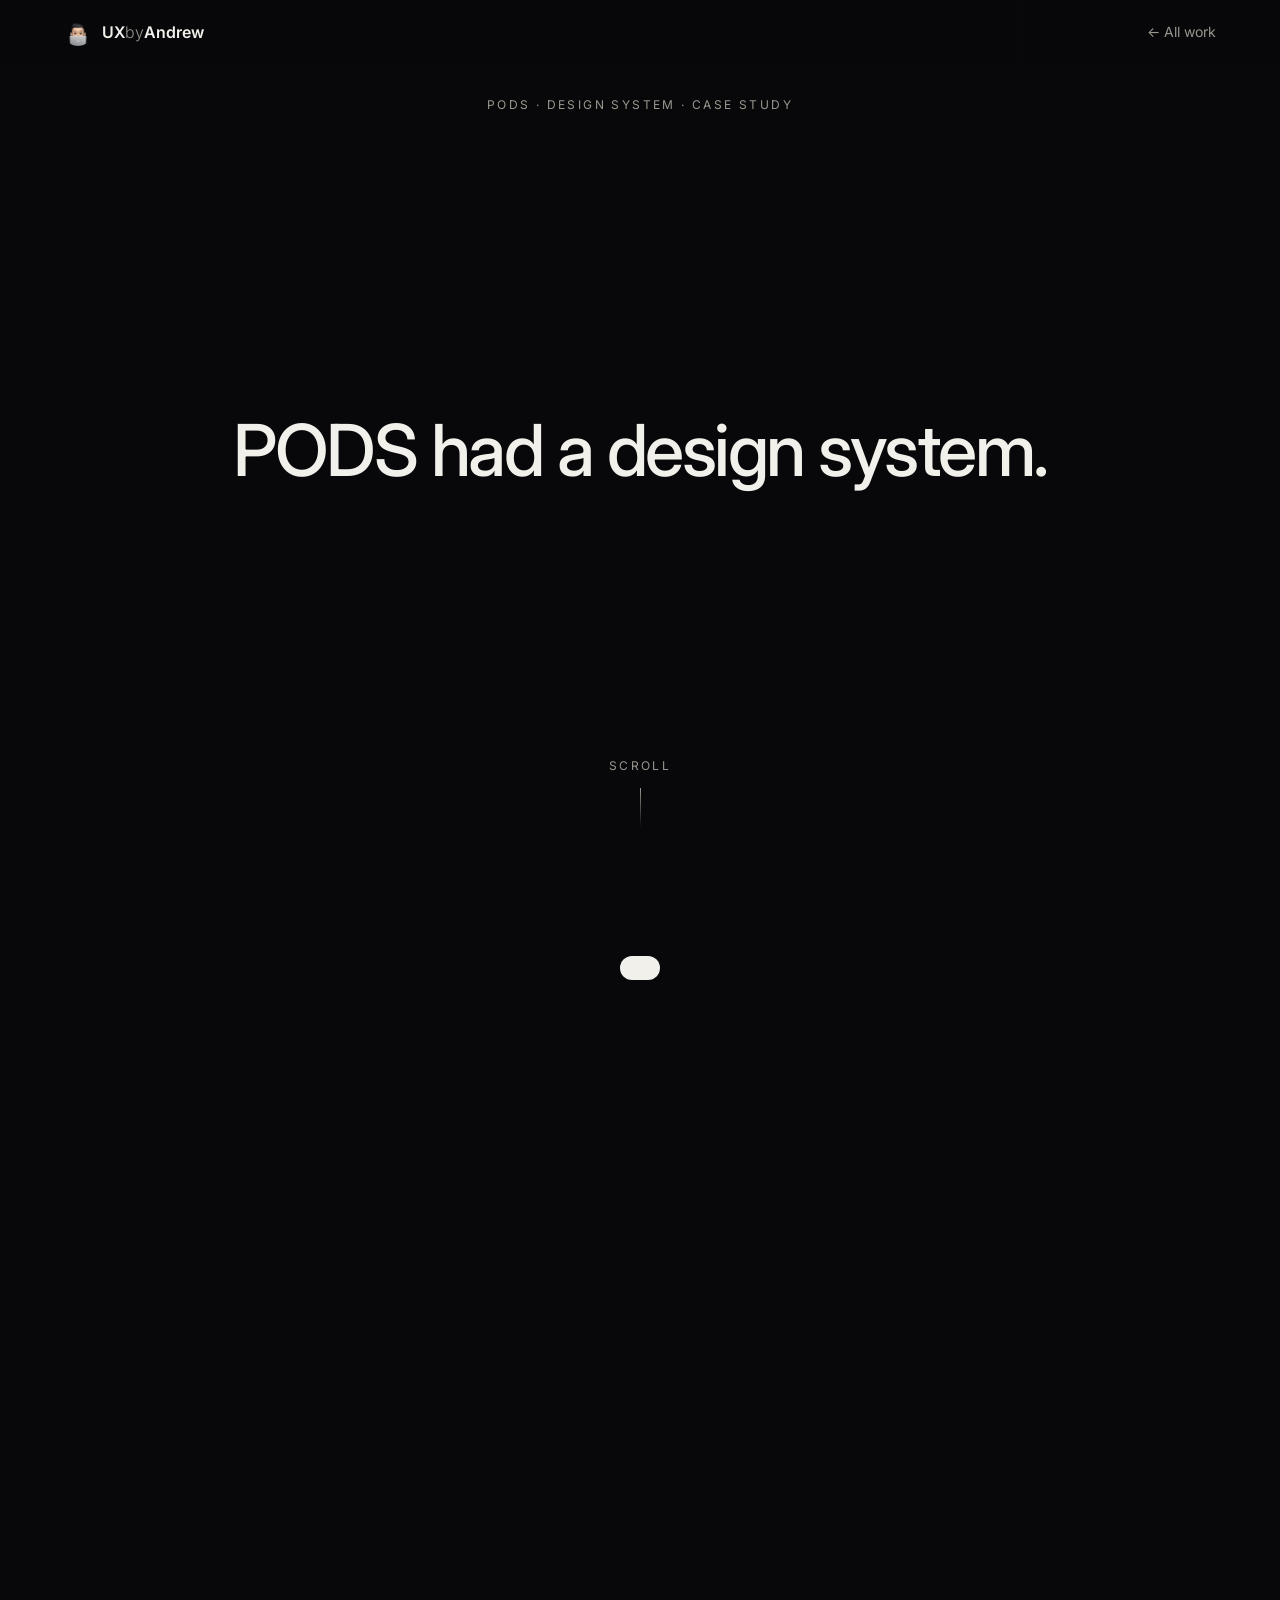
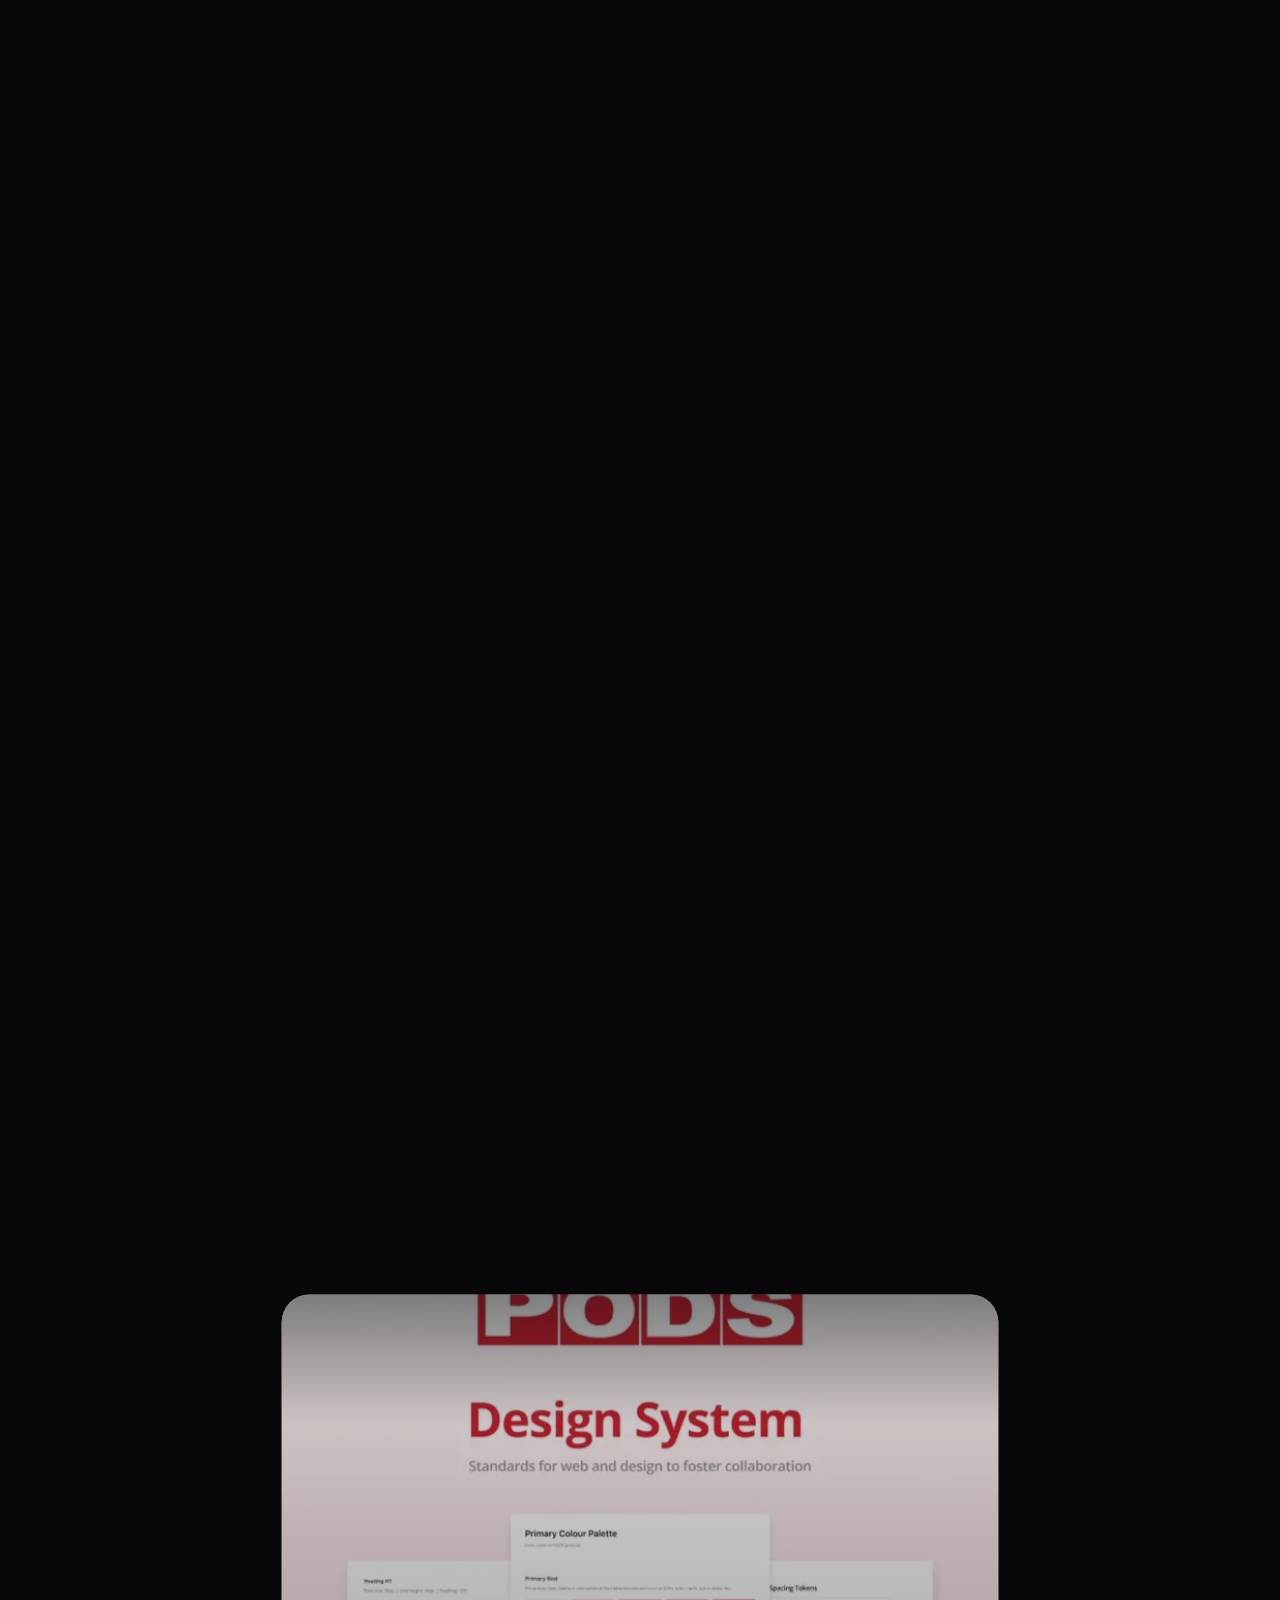
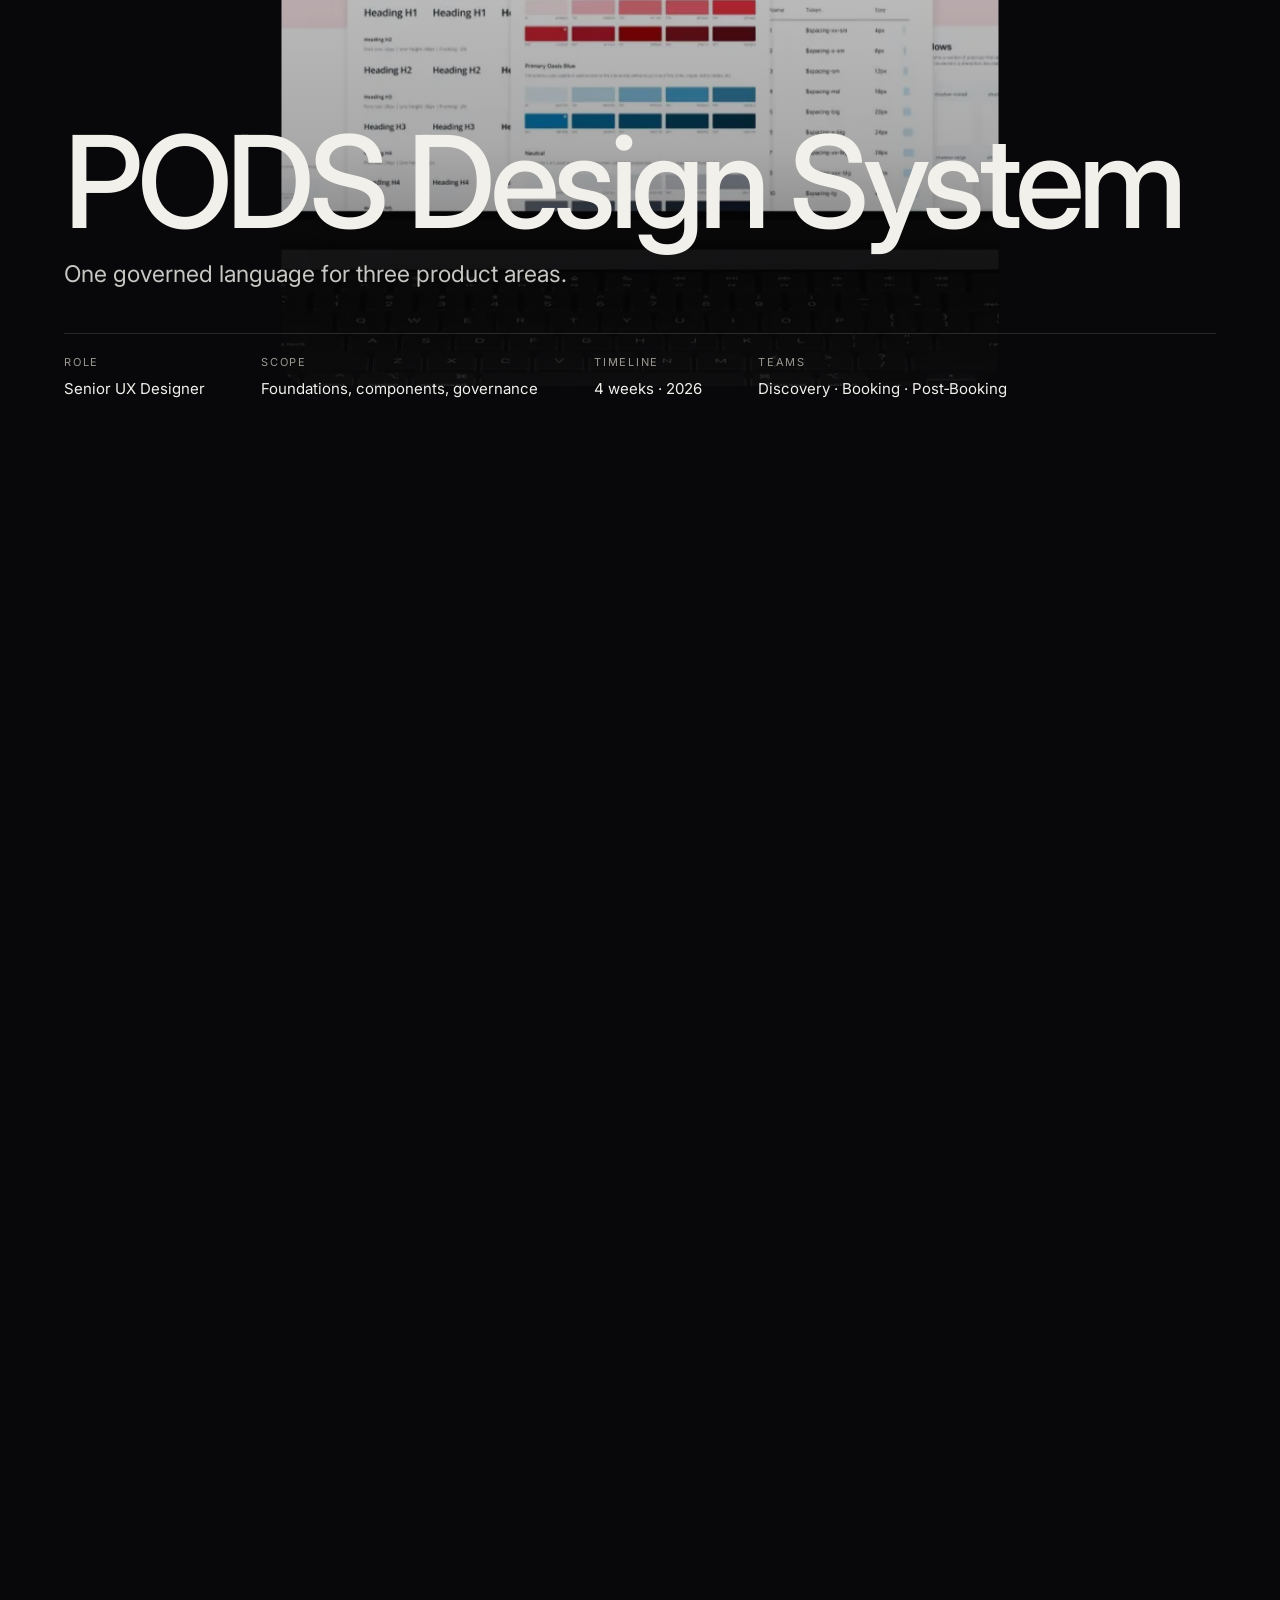
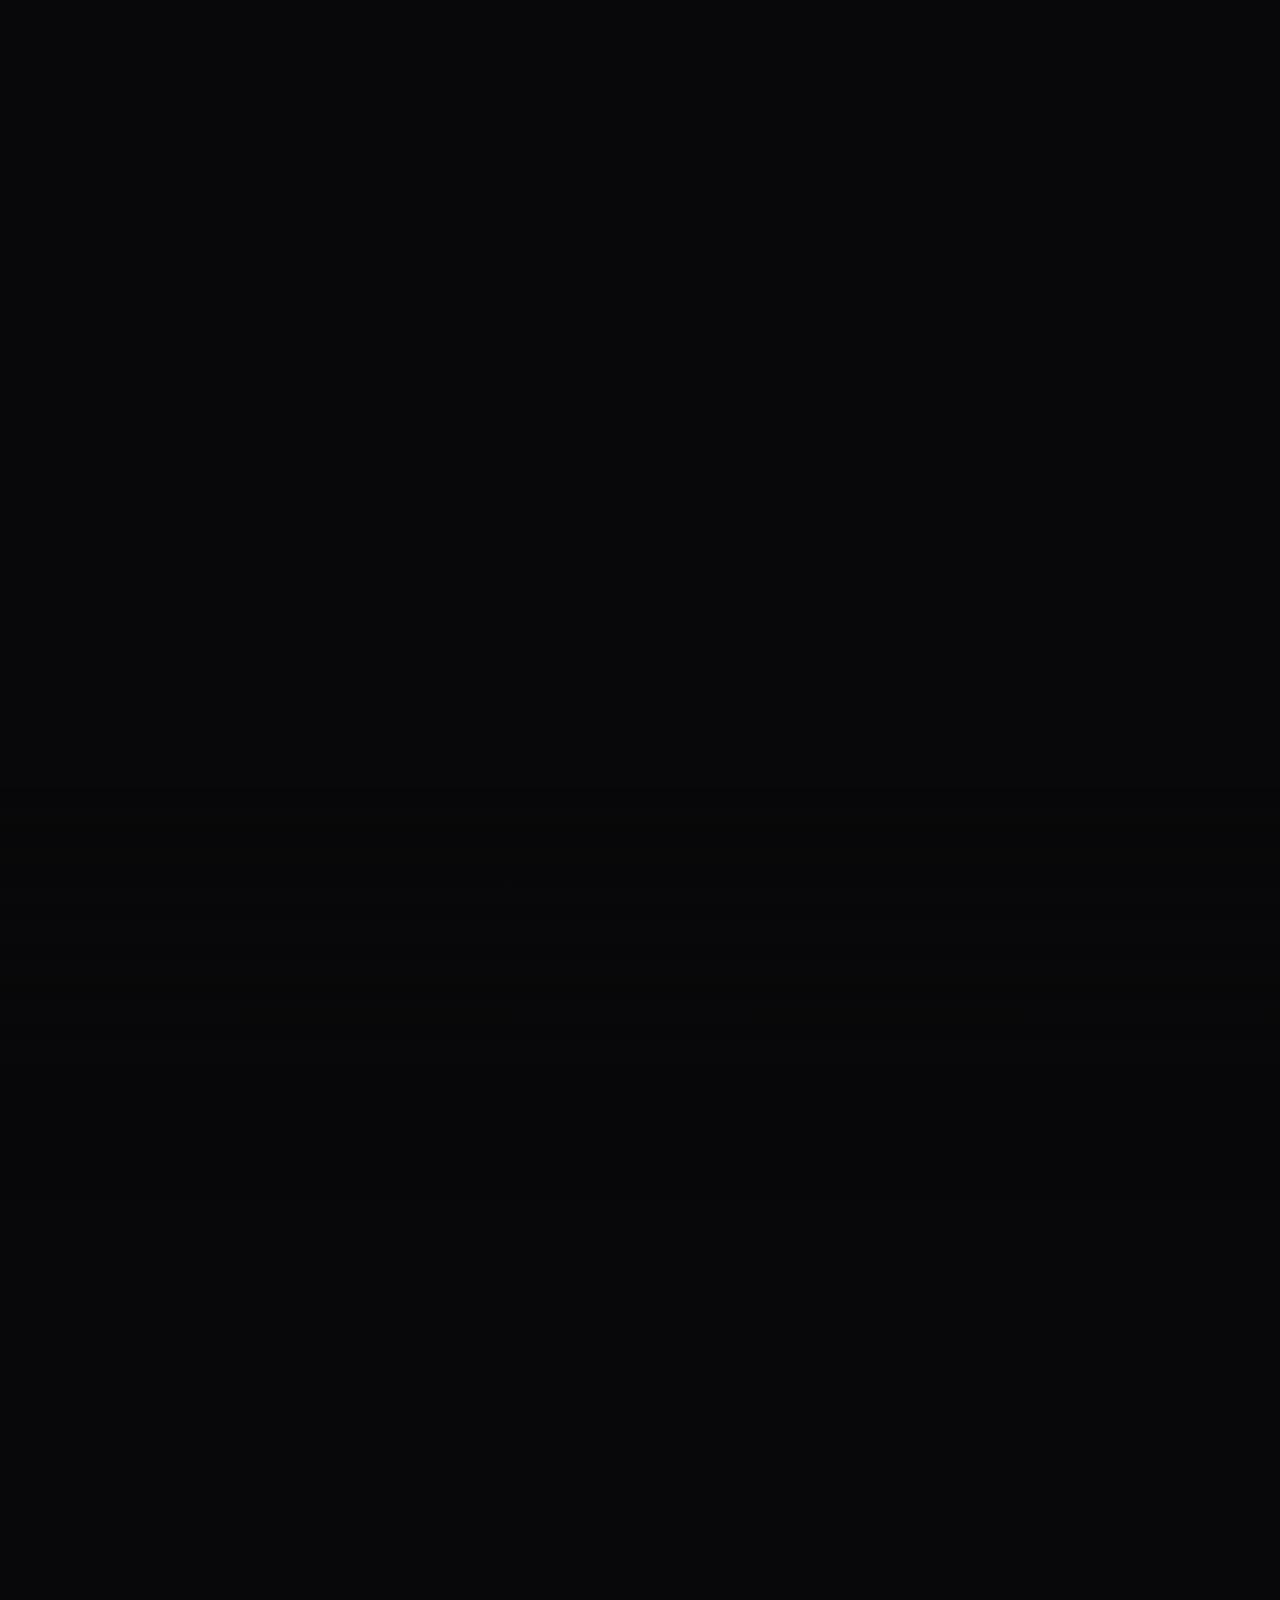
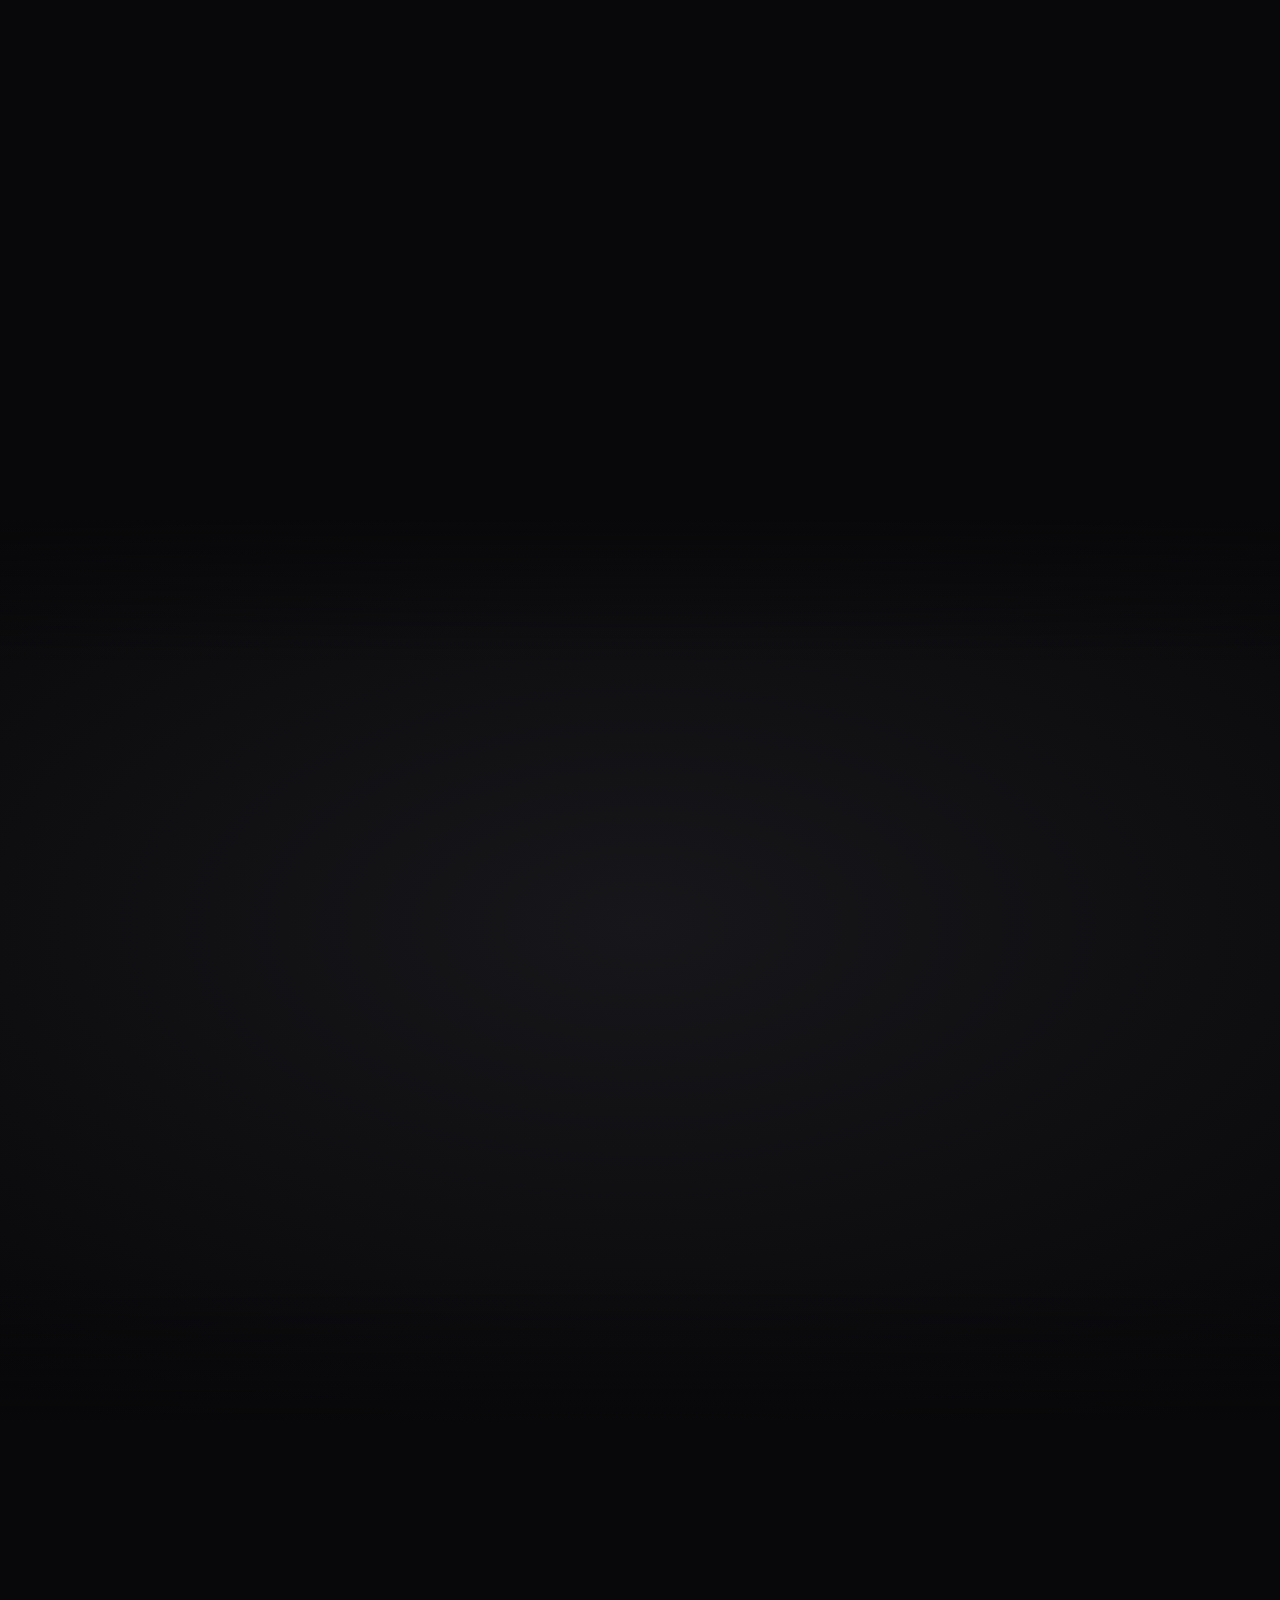
<file: pods-design-system.html>
<!DOCTYPE html>
<html lang="en">
<head>
  <meta charset="UTF-8">
  <meta name="viewport" content="width=device-width, initial-scale=1">
  <title>PODS Design System — Andrew Arquines</title>
  <meta name="description" content="How Andrew Arquines turned PODS' scattered pattern library into one governed design language for three product areas, in four weeks.">
  <meta name="theme-color" content="#08080a">
  <meta property="og:title" content="PODS Design System — Andrew Arquines">
  <meta property="og:description" content="PODS had a design system. On paper. This is how it became one language.">
  <meta property="og:image" content="assets/img/work-pods.webp">
  <link rel="icon" href="assets/img/memoji.webp">
  <link rel="preconnect" href="https://fonts.googleapis.com">
  <link rel="preconnect" href="https://fonts.gstatic.com" crossorigin>
  <link href="https://fonts.googleapis.com/css2?family=Inter:wght@300;400;500;600&display=swap" rel="stylesheet">
  <link href="https://api.fontshare.com/v2/css?f[]=chillax@300,400,500,600&display=swap" rel="stylesheet">
  <link rel="stylesheet" href="cinema.css?v=202611041957">
</head>

<body class="cine">
  <a class="skip" href="#act-problem">Skip to the story</a>

  <header class="bar">
    <a class="bar__brand" href="index.html" aria-label="UXbyAndrew, home"><img src="assets/img/memoji.webp" alt="" width="28" height="28"><span>UX<em>by</em>Andrew</span></a>
    <a class="bar__back" href="index.html#work">All work</a>
  </header>

  <!-- Scrubber: film-style progress with scene markers -->
  <nav class="scrub" aria-label="Story scenes">
    <div class="scrub__track"><span class="scrub__fill"></span></div>
    <ol class="scrub__marks">
      <li><a href="#act-problem">Problem</a></li>
      <li><a href="#act-decision">Decision</a></li>
      <li><a href="#act-foundations">Foundations</a></li>
      <li><a href="#act-tradeoff">Trade‑off</a></li>
      <li><a href="#act-components">Components</a></li>
      <li><a href="#act-outcome">Outcome</a></li>
    </ol>
  </nav>

  <main>
    <!-- COLD OPEN: intertitles on black -->
    <section class="scene scene--open pinned" data-scene="open" aria-label="Opening">
      <div class="stage">
        <p class="slate">PODS · Design system · Case study</p>
        <ol class="titles">
          <li data-from="0" data-to=".24">PODS had a design system.</li>
          <li data-from=".24" data-to=".46"><em>On paper.</em></li>
          <li data-from=".46" data-to=".72">In practice: four type sets, 800+ colors, and nobody who owned it.</li>
          <li data-from=".72" data-to="1.01">This is how it became one language. In four weeks.</li>
        </ol>
        <p class="cue" aria-hidden="true">Scroll</p>
      </div>
    </section>

    <!-- TITLE CARD -->
    <section class="scene scene--title" data-scene="title" aria-labelledby="title">
      <figure class="title__img">
        <img src="assets/img/work-pods.webp" alt="The PODS Design System documentation open on a laptop" width="1600" height="1200">
      </figure>
      <div class="title__in">
        <h1 id="title" class="title__h">PODS Design System</h1>
        <p class="title__sub">One governed language for three product areas.</p>
        <dl class="credits">
          <div><dt>Role</dt><dd>Senior UX Designer</dd></div>
          <div><dt>Scope</dt><dd>Foundations, components, governance</dd></div>
          <div><dt>Timeline</dt><dd>4 weeks · 2026</dd></div>
          <div><dt>Teams</dt><dd>Discovery · Booking · Post‑Booking</dd></div>
        </dl>
      </div>
    </section>

    <!-- ACT I: THE PROBLEM — the noise -->
    <section class="scene pinned pinned--long fade" id="act-problem" data-scene="problem" data-act="0" aria-labelledby="problem-h">
      <div class="stage">
        <div class="actcard" aria-hidden="true"><span>Act I</span>The problem</div>
        <div class="beats" aria-hidden="true">
          <p class="beats__tag">Illustrative</p>

          <!-- 1 · four inherited type sets -->
          <div class="beat beat--type" data-at=".1" data-until=".32">
            <p class="ts" style="--i:0"><span style="font:600 clamp(30px,4.4vw,64px)/1 var(--display);letter-spacing:-.03em">Book your container</span><small>Type set A · Display 600</small></p>
            <p class="ts" style="--i:1"><span style="font:300 clamp(26px,3.8vw,56px)/1 var(--body);letter-spacing:.08em">Book your container</span><small>Type set B · Light, wide</small></p>
            <p class="ts" style="--i:2"><span style="font:italic 400 clamp(28px,4vw,60px)/1 Georgia,serif">Book your container</span><small>Type set C · Serif italic</small></p>
            <p class="ts" style="--i:3"><span style="font:800 clamp(18px,2.6vw,38px)/1 var(--body);text-transform:uppercase">Book your container</span><small>Type set D · Heavy caps</small></p>
          </div>

          <!-- 2 · the same button, solved differently -->
          <div class="beat beat--btns" data-at=".32" data-until=".54">
            <p class="beat__label">Same button. Different every time.</p>
            <div class="vbs"><span class="vb" style="--i:0;background:#e92e3d;border-radius:0;font:600 15px var(--body);">Get a quote</span><span class="vb" style="--i:1;background:#ce2130;border-radius:8px;font:600 16px var(--body);">Get a Quote →</span><span class="vb" style="--i:2;background:#ef606b;border-radius:999px;font:700 12px var(--body);letter-spacing:.1em">GET A QUOTE</span><span class="vb" style="--i:3;background:transparent;border-radius:4px;font:500 15px var(--body);box-shadow:inset 0 0 0 2px #e92e3d;color:#ff6b77">Get a quote</span><span class="vb" style="--i:4;background:#b11326;border-radius:2px;font:italic 400 17px Georgia,serif;">Get quote</span><span class="vb" style="--i:5;background:#f67a7f;border-radius:12px;font:300 15px var(--body);color:#2a0a0d">Get a quote</span><span class="vb" style="--i:6;background:#9b0000;border-radius:6px;font:600 14px var(--display);">Get A Quote</span><span class="vb" style="--i:7;background:#e92e3d;border-radius:999px;font:600 12px var(--body);padding:8px 16px">Quote</span><span class="vb" style="--i:8;background:#de3545;border-radius:0;font:800 13px var(--body);">GET QUOTE ›</span><span class="vb" style="--i:9;background:#d42a3a;border-radius:10px;font:600 18px var(--display);padding:16px 30px">Get a quote</span><span class="vb" style="--i:10;background:#c41e2e;border-radius:3px;font:500 14px var(--body);">Request a quote</span><span class="vb" style="--i:11;background:transparent;border-radius:0;font:600 15px var(--body);color:#ff6b77;text-decoration:underline;text-underline-offset:5px">Get a quote →</span></div>
          </div>

          <!-- 3 · gaps engineers had to fill -->
          <div class="beat beat--gaps" data-at=".54" data-until=".77">
            <div class="gap-btn"><span class="vb" style="background:#e92e3d;border-radius:6px;font:600 18px var(--body)">Get a quote</span><span class="q" data-at="0.560" style="--tx:-118%;--ty:-160%">Which red?</span><span class="q" data-at="0.585" style="--tx:110%;--ty:-150%">Hover state?</span><span class="q" data-at="0.610" style="--tx:-150%;--ty:-20%">Focus ring?</span><span class="q" data-at="0.635" style="--tx:150%;--ty:10%">Disabled?</span><span class="q" data-at="0.660" style="--tx:-110%;--ty:150%">Loading?</span><span class="q" data-at="0.685" style="--tx:95%;--ty:160%">Radius?</span><span class="q" data-at="0.710" style="--tx:5%;--ty:-260%">Spacing?</span></div>
            <p class="timer"><span>Handoff walkthrough</span><b data-timer>0</b><small>min</small></p>
          </div>

          <!-- 4 · three product areas, three looks -->
          <div class="beat beat--screens" data-at=".77" data-until="2">
            <div class="scrs"><div class="scr" style="--i:0"><p class="scr__area">Discovery</p><div class="scr__body"><p class="scr__h" style="font:600 22px/1.05 var(--display)">Book your container</p><span class="scr__in"></span><span class="scr__in scr__in--s"></span><span class="scr__cta" style="background:#e92e3d;border-radius:0;font:600 14px var(--body)">Get a quote</span></div></div><div class="scr" style="--i:1"><p class="scr__area">Booking</p><div class="scr__body"><p class="scr__h" style="font:italic 400 22px/1.1 Georgia,serif">Book your container</p><span class="scr__in"></span><span class="scr__in scr__in--s"></span><span class="scr__cta" style="background:#b11326;border-radius:999px;font:700 12px var(--body);letter-spacing:.08em">GET A QUOTE</span></div></div><div class="scr" style="--i:2"><p class="scr__area">Post‑Booking</p><div class="scr__body"><p class="scr__h" style="font:800 15px/1.2 var(--body);text-transform:uppercase">Book your container</p><span class="scr__in"></span><span class="scr__in scr__in--s"></span><span class="scr__cta" style="background:#f67a7f;border-radius:10px;font:500 15px var(--body);color:#2a0a0d">Get A Quote →</span></div></div></div>
          </div>
        </div>
        <div class="lower">
          <p class="act">Act I — The problem</p>
          <h2 id="problem-h" class="visually-hidden">The problem</h2>
          <ol class="caps">
            <li data-from=".1" data-to=".32">Four design teams. Each inherited its own type set, and its own rules.</li>
            <li data-from=".32" data-to=".54">800+ colors. Designers solved the same problems differently.</li>
            <li data-from=".54" data-to=".77">Engineers filled the gaps. Handoffs ran past an hour.</li>
            <li data-from=".77" data-to="1.01"><strong>Consistency depended on whoever touched the file last.</strong></li>
          </ol>
        </div>
      </div>
    </section>

    <!-- TURNING POINT: ownership -->
    <section class="scene pinned fade" id="act-decision" data-scene="build" data-act="1" aria-labelledby="decision-h">
      <div class="stage stage--build">
        <div class="build__head">
          <p class="act act--center">Turning point</p>
          <h2 id="decision-h" class="big-line big-line--sm">I didn't start with components. <span>I started with who owns what.</span></h2>
        </div>
        <div class="hub">
          <svg class="hub__lines" aria-hidden="true"><path pathLength="1" data-at=".34"/><path pathLength="1" data-at=".56"/><path pathLength="1" data-at=".78"/></svg>
          <div class="node node--core" data-at=".12"><p class="node__team">Discovery design</p><p class="node__role">System direction owner</p></div>
          <div class="node node--top" data-at=".34"><p class="node__team">Engineering</p><p class="node__role">Implementation partner</p></div>
          <div class="node node--left" data-at=".56"><p class="node__team">Booking</p><p class="node__role">Needs &amp; QA partner</p></div>
          <div class="node node--right" data-at=".78"><p class="node__team">Post‑Booking</p><p class="node__role">Feedback &amp; QA</p></div>
        </div>
        <div class="lower lower--center">
          <ol class="caps">
            <li data-from="0" data-to=".12">Before touching a single component, I brought tech leads, PMs, engineers, and designers together.</li>
            <li data-from=".12" data-to=".34">Discovery design would own the system's direction: standards, quality, coherence.</li>
            <li data-from=".34" data-to=".56">Engineering became the implementation partner.</li>
            <li data-from=".56" data-to=".78">Booking brought real needs, and QA.</li>
            <li data-from=".78" data-to="1.01">Post‑Booking closed the loop with feedback and QA. <strong>One owner, clear partners.</strong></li>
          </ol>
        </div>
      </div>
    </section>

    <!-- ACT II: FOUNDATIONS — the noise resolves -->
    <section class="scene pinned pinned--long fade" id="act-foundations" data-scene="collapse" data-act="2" aria-labelledby="found-h">
      <div class="stage">
        <div class="actcard" aria-hidden="true"><span>Act II</span>Foundations</div>
        <canvas class="swatches" data-swatches="collapse" aria-hidden="true"></canvas>
        <div class="counter" aria-hidden="true"><span data-count>800+</span><small data-count-unit>colors</small></div>
        <div class="lower">
          <p class="act">Act II — Foundations</p>
          <h2 id="found-h" class="visually-hidden">Foundations</h2>
          <ol class="caps">
            <li data-from=".1" data-to=".3">First, the basics every screen depends on.</li>
            <li data-from=".3" data-to=".7">The same 800+ colors, consolidated.</li>
            <li data-from=".7" data-to="1.01"><strong>Seven named ramps. Tokenized and ready for engineering.</strong></li>
          </ol>
        </div>
      </div>
    </section>

    <!-- Camera over the real palette doc -->
    <section class="scene pinned fade" data-scene="cam" data-act="2" aria-label="The palette documentation"
      data-cam='[[0,1,0.5,0.5],[0.14,1,0.5,0.5],[0.3,2.3,0.355,0.52],[0.52,2.3,0.355,0.52],[0.64,2.3,0.355,0.71],[0.84,2.3,0.355,0.71],[1,1.05,0.5,0.5]]' data-spots='[[0.3,0.53,0.145,0.44,0.565,0.6],[0.64,0.85,0.145,0.625,0.565,0.79]]'>
      <div class="stage stage--cam">
        <div class="cam"><div class="cam__inner"><img class="cam__img" src="assets/img/pods/full-color.webp" alt="PODS primary color palette documentation: neutral, primary red, Oasis blue, accent blue, success, warning, and destructive ramps" width="3033" height="1910" loading="lazy"><span class="spot" aria-hidden="true"></span></div></div>
        <div class="lower lower--light">
          <ol class="caps">
            <li data-from="0" data-to=".22">The real thing: the palette, documented.</li>
            <li data-from=".22" data-to=".56">Primary red: ten named steps, from tint to shade.</li>
            <li data-from=".56" data-to=".86">Oasis blue: the same structure, so every ramp reads the same way.</li>
            <li data-from=".86" data-to="1.01">Type and color rolled out everywhere. Engineering saw low risk.</li>
          </ol>
        </div>
      </div>
    </section>

    <!-- ACT II½: THE TRADE-OFF as a conversation -->
    <section class="scene pinned fade" id="act-tradeoff" data-scene="chat" data-act="3" aria-labelledby="trade-h">
      <div class="stage stage--chat">
        <div class="chat">
          <p class="act">The trade‑off</p>
          <h2 id="trade-h" class="big-line big-line--sm chat__h">The hardest conversation wasn't about design.</h2>
          <div class="dialogue">
            <p class="line line--them" data-at=".06"><span>Product</span>Renaming and retroactive updates will pull engineers off the roadmap.</p>
            <p class="typing" data-at=".22" data-until=".36" aria-hidden="true"><i></i><i></i><i></i></p>
            <p class="line line--me" data-at=".36"><span>Me</span>Then we don't ship it all at once.</p>
          </div>
          <div class="lanes" data-at=".46">
            <div class="lane">
              <p class="lane__name"><strong>Now</strong>Type + color, retroactively</p>
              <div class="lane__track"><span class="lane__fill"></span></div>
            </div>
            <div class="lane">
              <p class="lane__name"><strong>Forward</strong>Components, as surfaces come up for redesign</p>
              <div class="lane__track lane__track--seg"><span class="seg" style="--i:0"></span><span class="seg" style="--i:1"></span><span class="seg" style="--i:2"></span><span class="seg" style="--i:3"></span></div>
            </div>
            <p class="lanes__cap">Consistency, without eating engineering hours.</p>
          </div>
        </div>
      </div>
    </section>

    <!-- ACT III: COMPONENTS — camera over the button system -->
    <section class="scene pinned fade pinned--long" id="act-components" data-scene="cam" data-act="4" aria-labelledby="comp-h"
      data-cam='[[0,1,0.5,0.5],[0.1,1,0.5,0.5],[0.2,1.25,0.585,0.565],[0.34,1.25,0.585,0.565],[0.46,3.2,0.233,0.3],[0.62,3.2,0.233,0.3],[0.72,2.4,0.785,0.3],[0.88,2.4,0.785,0.3],[1,1,0.5,0.5]]' data-spots='[[0.2,0.35,0.195,0.17,0.975,0.96],[0.46,0.63,0.198,0.185,0.27,0.41],[0.72,0.89,0.6,0.185,0.975,0.41]]'>
      <div class="stage stage--cam">
        <div class="actcard" aria-hidden="true"><span>Act III</span>Components</div>
        <div class="cam"><div class="cam__inner"><img class="cam__img" src="assets/img/pods/full-buttons.webp" alt="The PODS button system: every style and size across default, hover, pressed, focus, and disabled states, in red and blue" width="2341" height="1449" loading="lazy"><span class="spot" aria-hidden="true"></span></div></div>
        <div class="lower lower--light">
          <p class="act">Act III — Components</p>
          <h2 id="comp-h" class="visually-hidden">Components</h2>
          <ol class="caps">
            <li data-from=".1" data-to=".17">Then the patterns teams used most, and misused most.</li>
            <li data-from=".17" data-to=".4">Every style and size, in one matrix.</li>
            <li data-from=".4" data-to=".66">Every state defined: default, hover, pressed, focus, disabled.</li>
            <li data-from=".66" data-to=".92">Red drives top‑of‑funnel actions. Blue carries mid‑funnel decisions.</li>
            <li data-from=".92" data-to="1.01">One source of truth for all three product areas.</li>
          </ol>
        </div>
      </div>
    </section>

    <section class="scene pinned fade" data-scene="cam" data-act="4" aria-label="Component documentation"
      data-cam='[[0,1,0.5,0.5],[0.14,1,0.5,0.5],[0.3,2,0.615,0.41],[0.52,2,0.615,0.41],[0.64,3,0.887,0.34],[0.84,3,0.887,0.34],[1,1,0.5,0.5]]' data-spots='[[0.3,0.53,0.445,0.1,0.785,0.72],[0.64,0.85,0.795,0.2,0.98,0.48]]'>
      <div class="stage stage--cam">
        <div class="cam"><div class="cam__inner"><img class="cam__img" src="assets/img/pods/full-docs.webp" alt="PODS button guidelines: types, usage with do and don't examples, and dynamic loading states" width="2816" height="1200" loading="lazy"><span class="spot" aria-hidden="true"></span></div></div>
        <div class="lower lower--light">
          <ol class="caps">
            <li data-from="0" data-to=".22">And every component ships with its documentation.</li>
            <li data-from=".22" data-to=".58">Do's and don'ts replaced tribal knowledge. Reviews got faster.</li>
            <li data-from=".58" data-to=".88">Edge cases, like loading, were visible before implementation began.</li>
            <li data-from=".88" data-to="1.01">The library doubles as onboarding.</li>
          </ol>
        </div>
      </div>
    </section>

    <!-- CLIMAX: the number -->
    <section class="scene pinned fade scene--climax" data-scene="dial" aria-labelledby="climax-h">
      <div class="stage stage--climax">
        <div class="climax">
          <p class="act act--center">The result</p>
          <div class="dial">
            <svg viewBox="0 0 200 200" aria-hidden="true"><circle class="dial__track" cx="100" cy="100" r="88"/><circle class="dial__arc" cx="100" cy="100" r="88"/></svg>
            <p class="dial__num" aria-hidden="true"><span data-dial>60+</span><small>minutes</small></p>
          </div>
          <h2 id="climax-h" class="big-line big-line--sm">Hour‑long handoff walkthroughs became <span class="nw">15–20 minute</span> implementation conversations.</h2>
        </div>
      </div>
    </section>

    <!-- RESOLUTION: the same three screens from Act I, now one language -->
    <section class="scene pinned pinned--long fade" id="act-outcome" data-scene="resolve" data-act="5" aria-labelledby="out-h">
      <div class="stage stage--resolve">
        <div class="actcard" aria-hidden="true"><span>Resolution</span>One language</div>
        <div class="resolve">
          <p class="beats__tag">Illustrative</p>
          <div class="scrs"><div class="scr" style="--i:0"><p class="scr__area">Discovery</p><div class="scr__body"><span class="scr__ok" aria-hidden="true">✓</span><p class="scr__h"><span class="bf" style="font:600 22px/1.05 var(--display)">Book your container</span><span class="af">Book your container</span></p><span class="scr__in"></span><span class="scr__in scr__in--s"></span><span class="scr__cta"><span class="bf" style="background:#e92e3d;border-radius:0;font:600 14px var(--body)">Get a quote</span><span class="af">Get a quote</span></span></div></div><div class="scr" style="--i:1"><p class="scr__area">Booking</p><div class="scr__body"><span class="scr__ok" aria-hidden="true">✓</span><p class="scr__h"><span class="bf" style="font:italic 400 22px/1.1 Georgia,serif">Book your container</span><span class="af">Book your container</span></p><span class="scr__in"></span><span class="scr__in scr__in--s"></span><span class="scr__cta"><span class="bf" style="background:#b11326;border-radius:999px;font:700 12px var(--body);letter-spacing:.08em">GET A QUOTE</span><span class="af">Get a quote</span></span></div></div><div class="scr" style="--i:2"><p class="scr__area">Post‑Booking</p><div class="scr__body"><span class="scr__ok" aria-hidden="true">✓</span><p class="scr__h"><span class="bf" style="font:800 15px/1.2 var(--body);text-transform:uppercase">Book your container</span><span class="af">Book your container</span></p><span class="scr__in"></span><span class="scr__in scr__in--s"></span><span class="scr__cta"><span class="bf" style="background:#f67a7f;border-radius:10px;font:500 15px var(--body);color:#2a0a0d">Get A Quote →</span><span class="af">Get a quote</span></span></div></div></div>
          <ul class="chips">
            <li data-at=".6"><strong>3 → 1</strong>Aligned teams</li>
            <li data-at=".66"><strong>1 owner</strong>Clear ownership</li>
            <li data-at=".72"><strong>Standards</strong>Repeatable quality</li>
          </ul>
        </div>
        <div class="lower lower--center">
          <h2 id="out-h" class="visually-hidden">Outcome</h2>
          <ol class="caps">
            <li data-from=".1" data-to=".34">Remember these three screens?</li>
            <li data-from=".34" data-to=".58">Same product areas. Now one language.</li>
            <li data-from=".58" data-to=".82">One owner, shared components, and standards instead of one‑off interpretation.</li>
            <li data-from=".82" data-to="1.01"><strong>Quality got easier to repeat.</strong></li>
          </ol>
        </div>
      </div>
    </section>

    <section class="scene scene--end" data-act="5" aria-label="What leadership said">
      <div class="endwrap">
        <canvas class="swatches swatches--calm" data-swatches="calm" aria-hidden="true"></canvas>
        <figure class="endcard" data-r>
          <blockquote><p>“Quality and consistency of PODS designs from all teams has greatly risen.”</p></blockquote>
          <figcaption>VP of Digital Design, PODS</figcaption>
        </figure>
      </div>
    </section>

    <!-- NEXT -->
    <section class="scene scene--next" aria-labelledby="next-h">
      <h2 id="next-h" class="big-line big-line--sm" data-r>Want the full story, including what I'd change?</h2>
      <div class="next__act" data-r>
        <a class="btn-red" href="mailto:uxbyandrew@yahoo.com?subject=PODS%20Design%20System%20walkthrough">Request the walkthrough</a>
        <button type="button" class="btn-ghost" data-copy="uxbyandrew@yahoo.com">Copy email</button>
      </div>
      <a class="next" href="index.html#work" data-r>
        <img src="assets/img/work-cirkul.webp" alt="" loading="lazy">
        <span class="next__label">More work</span>
        <span class="next__title">Cirkul Homepage</span>
        <span class="next__meta">$90M+ revenue</span>
      </a>
    </section>
  </main>

  <footer class="foot">
    <span>© <span data-year>2026</span> Andrew Arquines</span>
    <span><a href="https://www.linkedin.com/in/andrewarq/" target="_blank" rel="noopener">LinkedIn ↗</a> · <a href="index.html">Home</a></span>
  </footer>

  <div class="toast" role="status" aria-live="polite"></div>
  <script src="case.js?v=202611041957" defer></script>
</body>
</html>
</file>
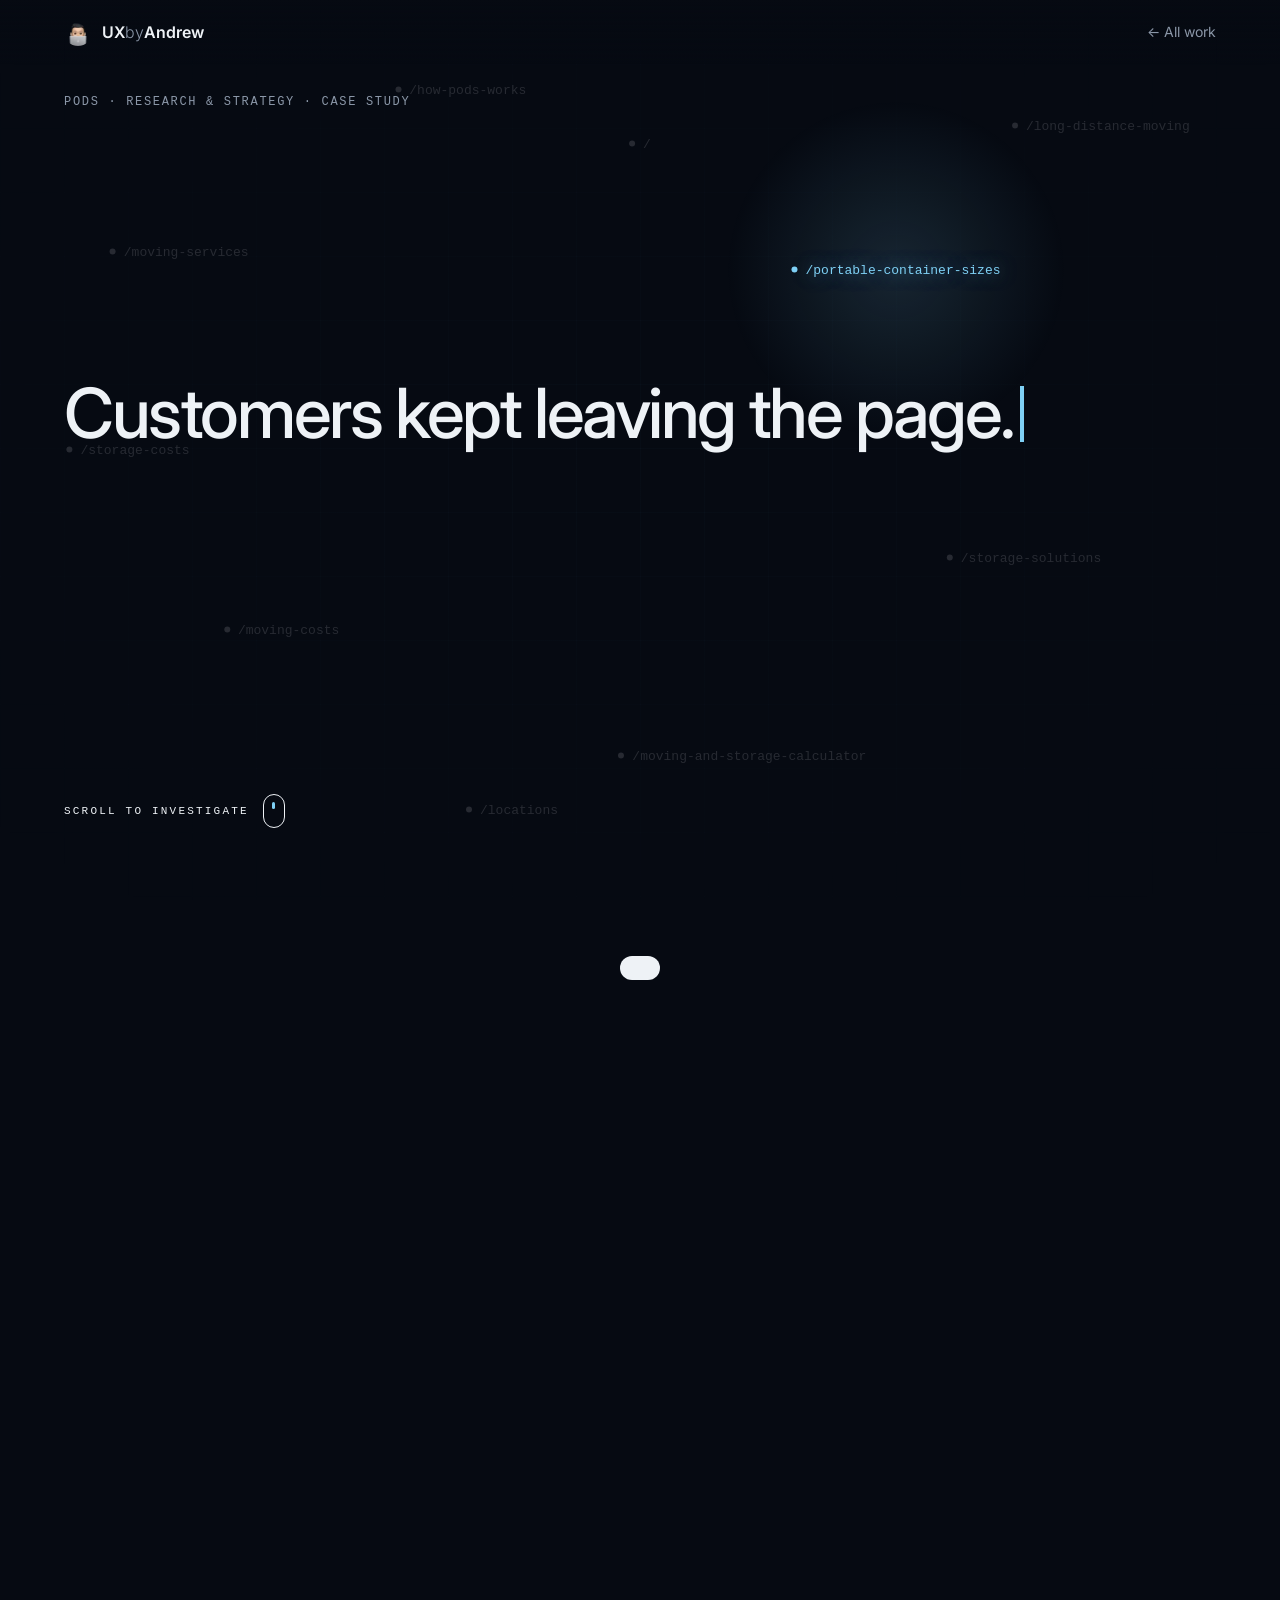
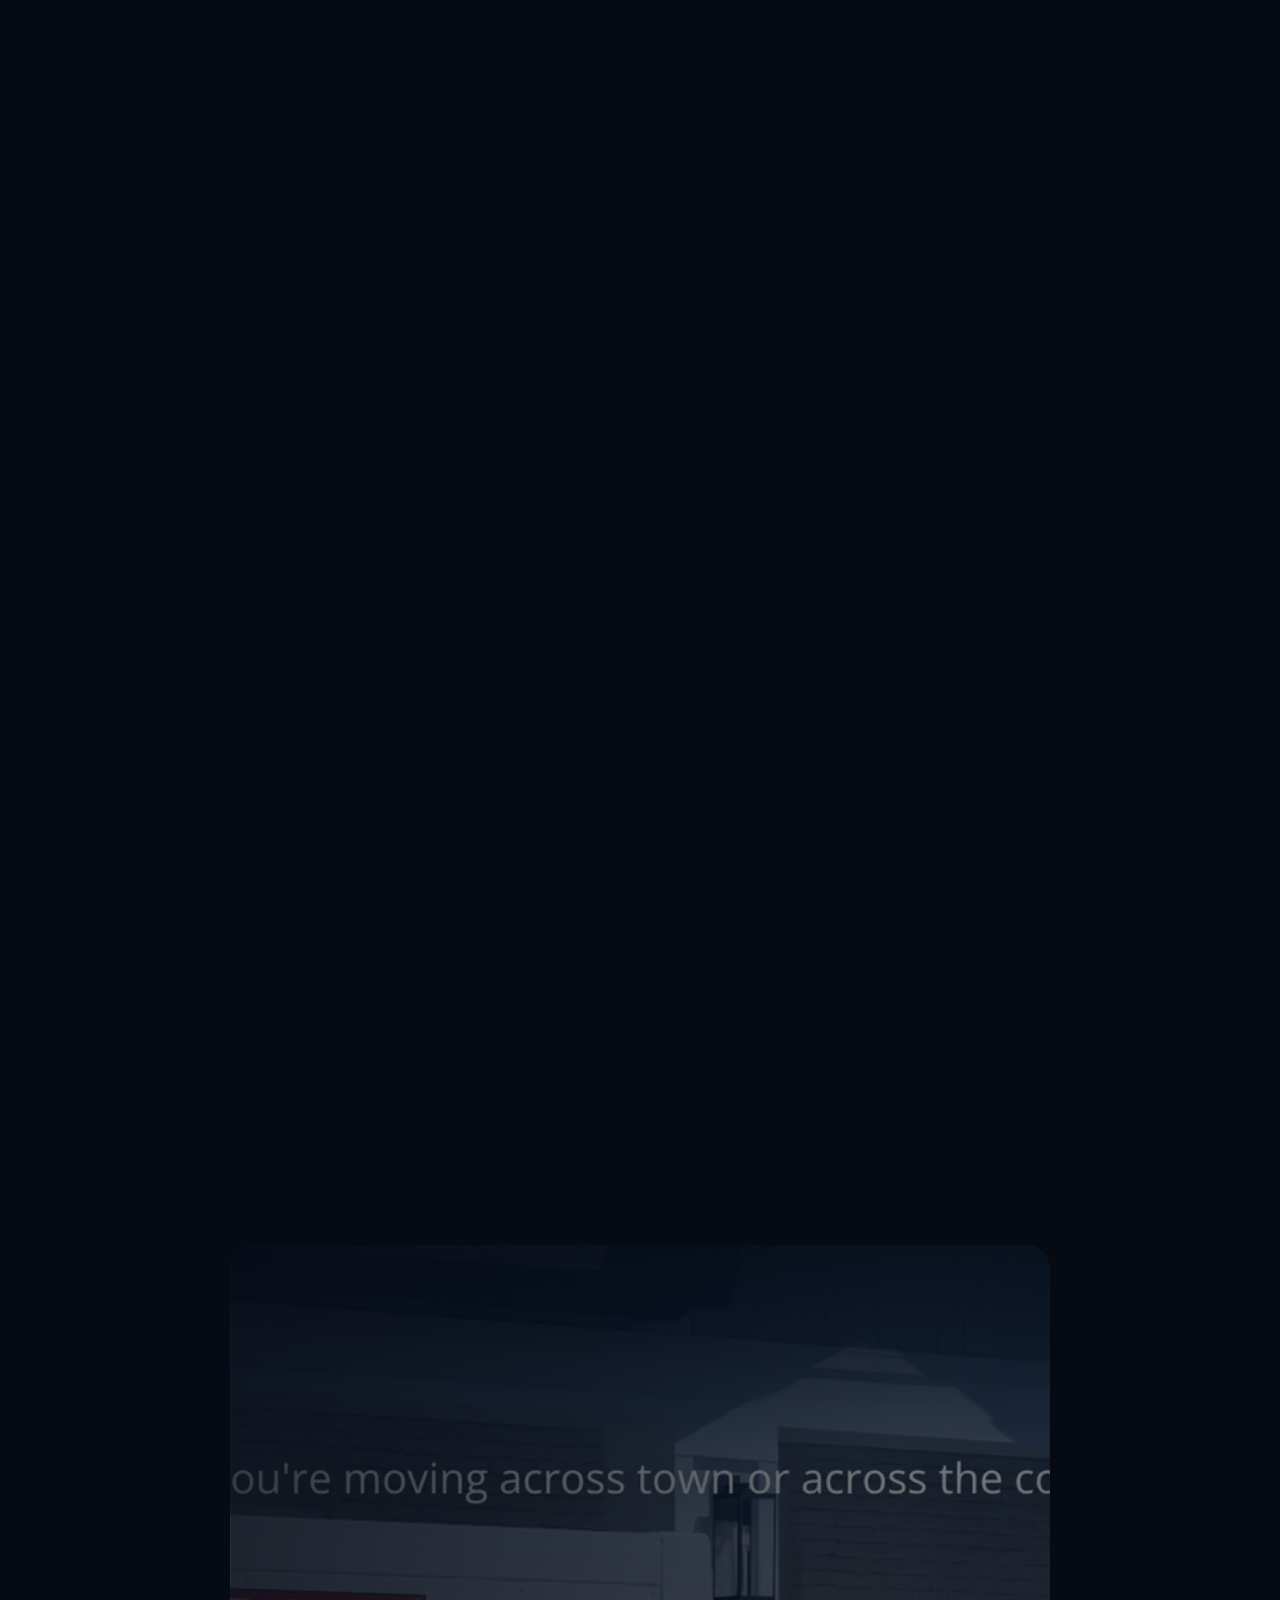
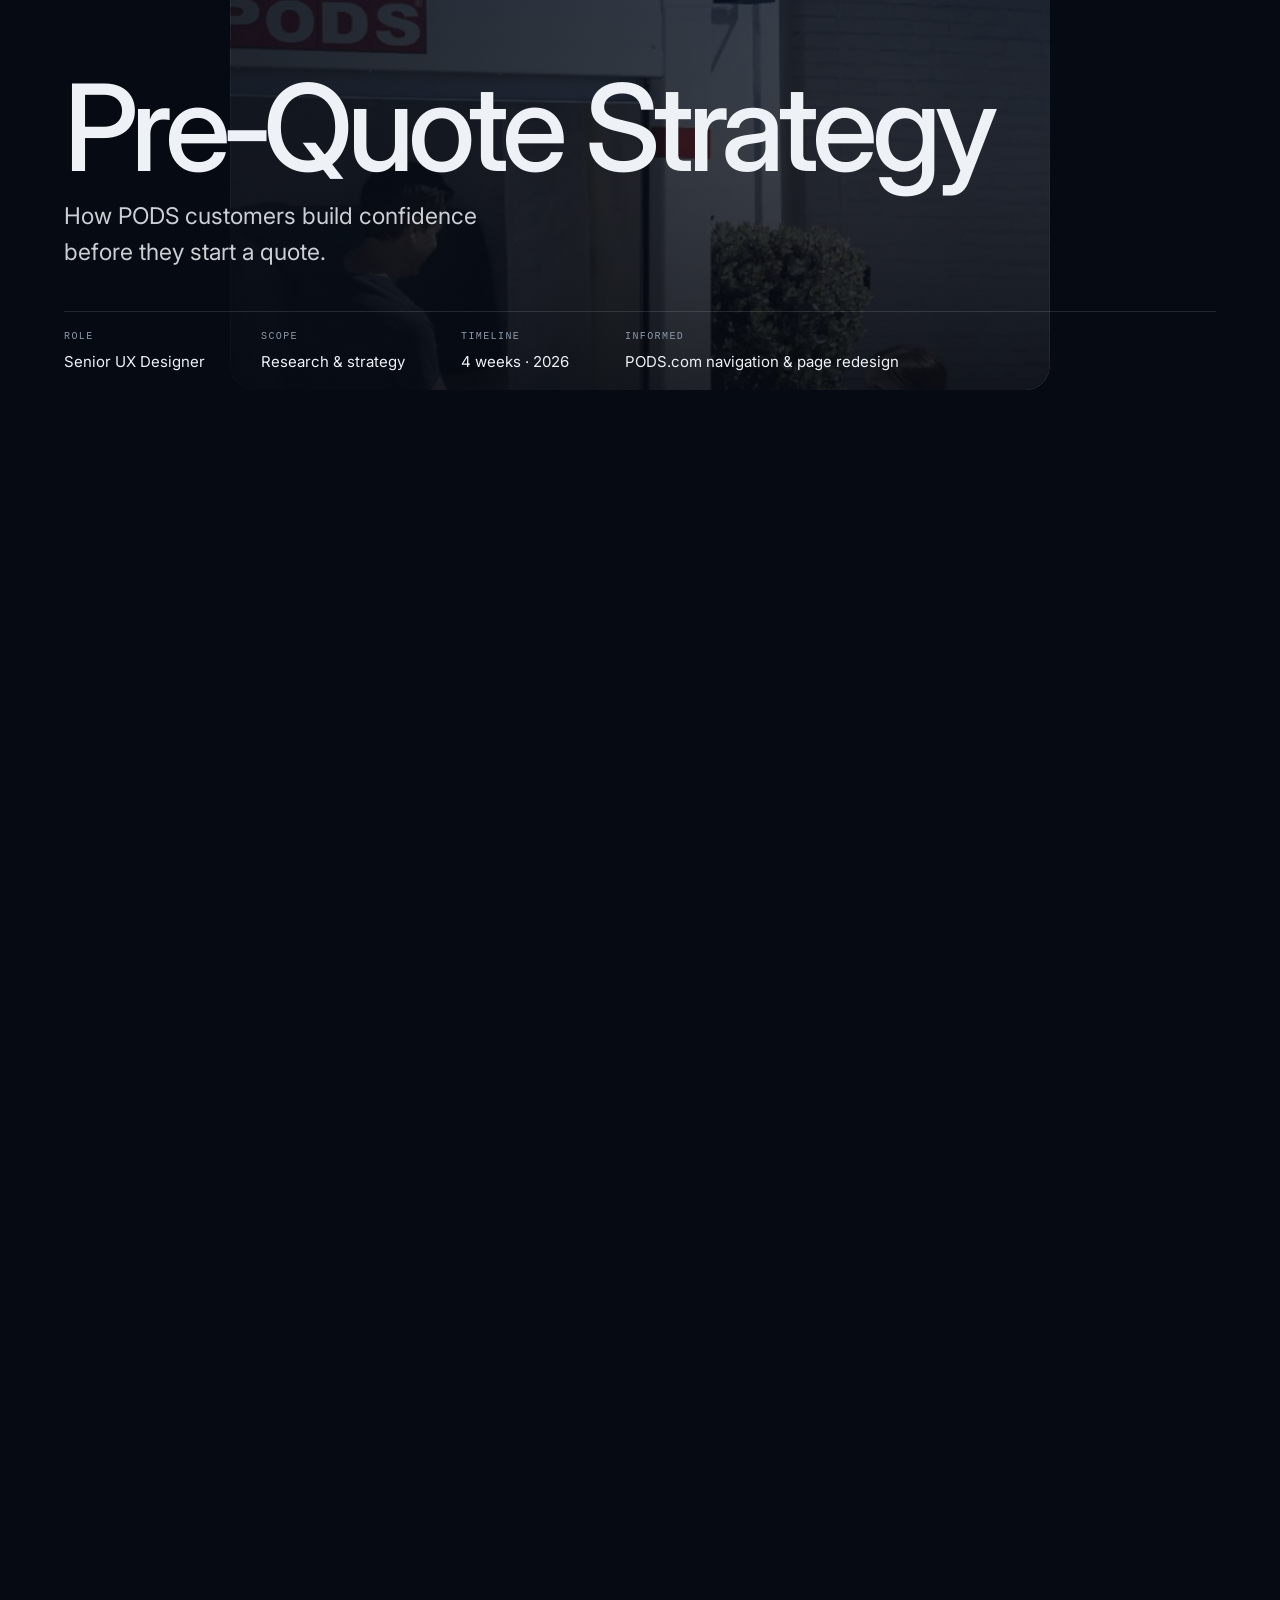
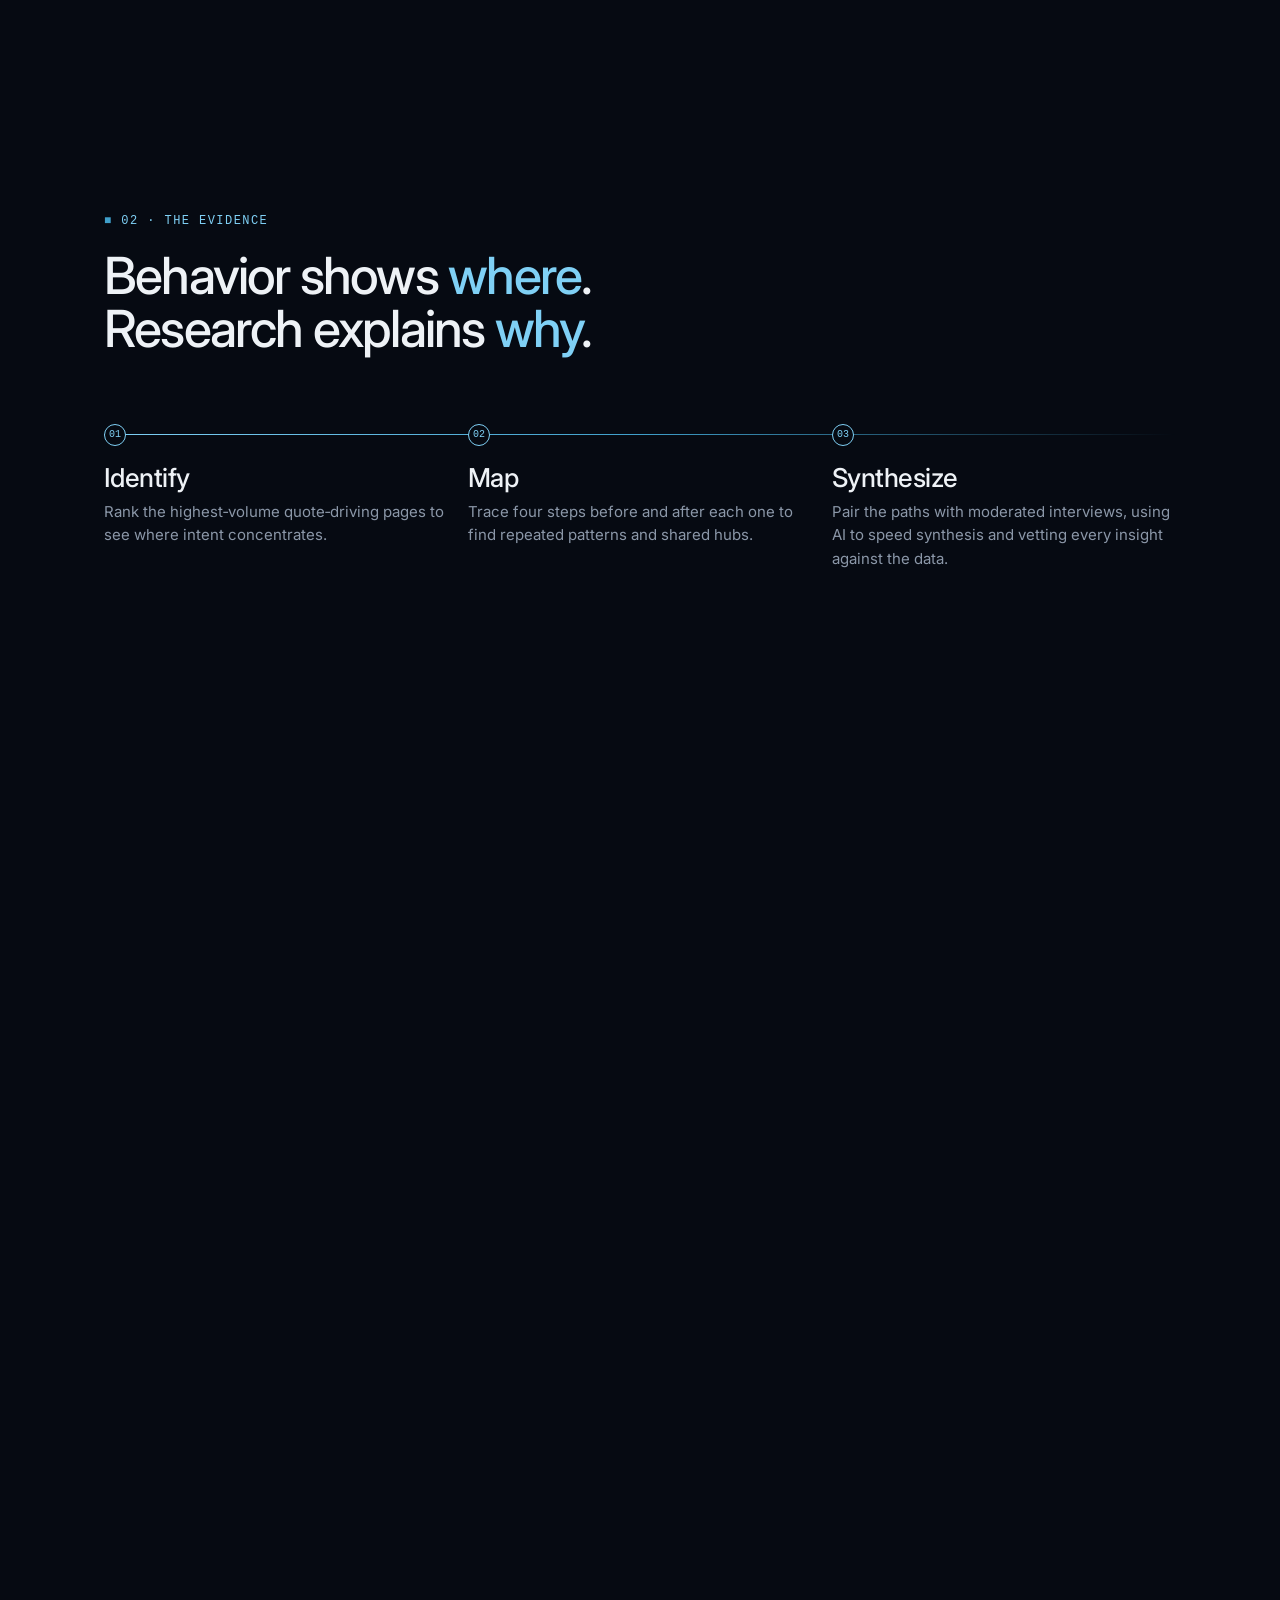
<file: pods-pre-quote.html>
<!DOCTYPE html>
<html lang="en">
<head>
  <meta charset="UTF-8">
  <meta name="viewport" content="width=device-width, initial-scale=1">
  <title>PODS Pre‑Quote Strategy — Andrew Arquines</title>
  <meta name="description" content="A study on how PODS customers build confidence before starting a quote: behavioral pathing plus customer research, turned into a pre-quote decision model.">
  <meta name="theme-color" content="#060a12">
  <meta property="og:title" content="PODS Pre‑Quote Strategy — Andrew Arquines">
  <meta property="og:description" content="Customers don't fail to convert. They pause until they feel safe.">
  <meta property="og:image" content="assets/img/work-prequote.webp">
  <link rel="icon" href="assets/img/memoji.webp">
  <link rel="preconnect" href="https://fonts.googleapis.com">
  <link rel="preconnect" href="https://fonts.gstatic.com" crossorigin>
  <link href="https://fonts.googleapis.com/css2?family=Inter:wght@300;400;500;600&display=swap" rel="stylesheet">
  <link href="https://api.fontshare.com/v2/css?f[]=chillax@300,400,500,600&display=swap" rel="stylesheet">
  <link rel="stylesheet" href="prequote.css?v=202611041957">
</head>

<body class="pq">
  <a class="skip" href="#q">Skip to the investigation</a>

  <header class="bar">
    <a class="bar__brand" href="index.html" aria-label="UXbyAndrew, home"><img src="assets/img/memoji.webp" alt="" width="28" height="28"><span>UX<em>by</em>Andrew</span></a>
    <a class="bar__back" href="index.html#work">All work</a>
  </header>

  <!-- Case-file index -->
  <nav class="index" aria-label="Case file">
    <p class="index__file">Case file · PODS‑PQ</p>
    <ol>
      <li><a href="#q"><span>01</span>The question</a></li>
      <li><a href="#evidence"><span>02</span>The evidence</a></li>
      <li><a href="#reframe"><span>03</span>The reframe</a></li>
      <li><a href="#why"><span>04</span>The why</a></li>
      <li><a href="#model"><span>05</span>The model</a></li>
      <li><a href="#answer"><span>06</span>The answer</a></li>
    </ol>
  </nav>

  <main>
    <!-- COLD OPEN -->
    <section class="sc pin pin--m" data-scene="open" aria-label="Opening">
      <div class="stage">
        <div class="ghosts" aria-hidden="true" data-order="0,1,2,3,0,4,5,1,6,2,7,8,9"><span style="--x:50%;--y:16%">/</span><span style="--x:14%;--y:28%">/moving-services</span><span style="--x:70%;--y:30%">/portable-container-sizes</span><span style="--x:22%;--y:70%">/moving-costs</span><span style="--x:80%;--y:62%">/storage-solutions</span><span style="--x:58%;--y:84%">/moving-and-storage-calculator</span><span style="--x:10%;--y:50%">/storage-costs</span><span style="--x:86%;--y:14%">/long-distance-moving</span><span style="--x:36%;--y:10%">/how-pods-works</span><span style="--x:40%;--y:90%">/locations</span></div>
        <p class="slate">PODS · Research &amp; strategy · Case study</p>
        <ol class="lines lines--open">
          <li data-from="0" data-to=".25">Customers kept leaving the page.</li>
          <li data-from=".25" data-to=".5">Moving. Storage. Sizes. Costs. Then back again.</li>
          <li data-from=".5" data-to=".75">Before anyone redesigned anything, I asked one question.</li>
          <li data-from=".75" data-to="1.01">Is that confusion, <em>or confidence being built?</em></li>
        </ol>
        <p class="cue" aria-hidden="true"><span>Scroll to investigate</span><i></i></p>
      </div>
    </section>

    <!-- TITLE -->
    <section class="sc sc--title" data-scene="title" aria-labelledby="title">
      <figure class="title__img"><img src="assets/img/prequote/site-nav.webp" alt="The PODS.com navigation with the Moving menu open over the homepage hero" width="2000" height="830"></figure>
      <div class="title__in">
        <h1 id="title" class="title__h">Pre‑Quote Strategy</h1>
        <p class="title__sub">How PODS customers build confidence before they start a quote.</p>
        <dl class="credits">
          <div><dt>Role</dt><dd>Senior UX Designer</dd></div>
          <div><dt>Scope</dt><dd>Research &amp; strategy</dd></div>
          <div><dt>Timeline</dt><dd>4 weeks · 2026</dd></div>
          <div><dt>Informed</dt><dd>PODS.com navigation &amp; page redesign</dd></div>
        </dl>
      </div>
    </section>

    <!-- 01 · THE QUESTION -->
    <section class="sc pin pin--m" id="q" data-scene="questions" data-ch="0" aria-labelledby="q-h">
      <div class="stage">
        <p class="file">01 · The question</p>
        <h2 id="q-h" class="visually-hidden">The question</h2>
        <p class="q-lead" aria-hidden="true">PODS had no pre‑quote strategy. Changing it would need evidence, not opinions.</p>
        <ol class="qs">
          <li data-at=".12"><span>Q1</span>Which pages are decision hubs, and which are dead ends?</li>
          <li data-at=".32"><span>Q2</span>Are customers bouncing from confusion, or validation?</li>
          <li data-at=".52"><span>Q3</span>How often do people compare Moving and Storage before deciding?</li>
          <li data-at=".72"><span>Q4</span>What do they need to know before they feel ready to get a quote?</li>
        </ol>
      </div>
    </section>

    <!-- 02 · METHOD -->
    <section class="sc sc--method" id="evidence" data-ch="1" aria-labelledby="m-h">
      <p class="file file--s">02 · The evidence</p>
      <h2 id="m-h" class="h2" data-r>Behavior shows <span>where</span>. Research explains <span>why</span>.</h2>
      <ol class="method" data-r>
        <li><span>01</span><b>Identify</b>Rank the highest‑volume quote‑driving pages to see where intent concentrates.</li>
        <li><span>02</span><b>Map</b>Trace four steps before and after each one to find repeated patterns and shared hubs.</li>
        <li><span>03</span><b>Synthesize</b>Pair the paths with moderated interviews, using AI to speed synthesis and vetting every insight against the data.</li>
      </ol>
    </section>

    <!-- 02 · EVIDENCE A: where quote intent concentrates -->
    <section class="sc pin" data-scene="bars" data-ch="1" aria-labelledby="ev-h">
      <div class="stage stage--split">
        <div class="copy">
          <p class="file">02 · The evidence</p>
          <p class="exhibit">Exhibit A · Quote clicks by page, one week</p>
          <h2 id="ev-h" class="h2">First, where does quote intent actually live?</h2>
          <ol class="lines lines--side">
            <li data-from="0" data-to=".4">I ranked the pages that drove the most “Get a quote” clicks.</li>
            <li data-from=".36" data-to=".7">The homepage led by far. Take it off the scale, and a tight cluster appears: services, the calculator, costs, sizes.</li>
            <li data-from=".7" data-to="1.01">A small set of pages carried the decision.</li>
          </ol>
        </div>
        <figure class="bars" aria-label="Get a Quote clicks by page in one week">
          <ul>
            <li class="bars__home" style="--v:43.10"><span class="bars__k">43.10k</span><span class="bars__p">/ (homepage)</span></li>
            <li style="--v:4.53"><span class="bars__k">4.53k</span><span class="bars__p">/storage-solutions</span></li>
            <li style="--v:4.17"><span class="bars__k">4.17k</span><span class="bars__p">/moving-and-storage-calculator</span></li>
            <li style="--v:3.53"><span class="bars__k">3.53k</span><span class="bars__p">/moving-services</span></li>
            <li style="--v:1.42"><span class="bars__k">1.42k</span><span class="bars__p">/moving-costs</span></li>
            <li style="--v:1.33"><span class="bars__k">1.33k</span><span class="bars__p">/storage-costs</span></li>
            <li style="--v:1.29"><span class="bars__k">1.29k</span><span class="bars__p">/portable-container-sizes</span></li>
            <li style="--v:1.19"><span class="bars__k">1.19k</span><span class="bars__p">/partners/costco</span></li>
          </ul>
          <p class="bars__scale" aria-hidden="true"><span data-scale>Scale: 0 – 43k</span></p>
          <button type="button" class="proof" data-zoom data-src="assets/img/prequote/quote-pages.webp" data-alt="Analytics funnel chart of Get a Quote clicks by page">See the source chart ↗</button>
        </figure>
      </div>
    </section>

    <!-- EVIDENCE B: pathing film strip -->
    <section class="sc pin pin--l" data-scene="strip" data-ch="1" aria-label="Pathing before and after key pages">
      <div class="stage stage--strip">
        <div class="strip__head">
          <p class="exhibit">Exhibit B · Pathing, four steps before and after</p>
          <ol class="lines lines--strip">
            <li data-from="0" data-to=".5">Then I mapped what people did before and after each of those pages.</li>
                        <li data-from=".5" data-to="1.01">People weren't moving through a funnel. <em>They were looping.</em></li>
          </ol>
        </div>
        <div class="strip">
          <div class="strip__track">
            <figure style="--i:0"><div class="fr"><img src="assets/img/prequote/path-2.webp" alt="Pathing chart: the four steps before visiting the homepage" width="2000" height="696" loading="lazy"><span class="fspot" style="left:60.0%;top:8.0%;width:20.0%;height:89.0%" aria-hidden="true"></span></div><figcaption><span>Before the homepage</span>One step before the homepage: storage, container sizes, the calculator, moving services.</figcaption></figure>
            <figure style="--i:1"><div class="fr"><img src="assets/img/prequote/path-1.webp" alt="Pathing chart: the four steps after visiting the homepage" width="2000" height="696" loading="lazy"><span class="fspot" style="left:20.5%;top:10.0%;width:20.5%;height:32.0%" aria-hidden="true"></span></div><figcaption><span>After the homepage</span>One step after: sizes, moving costs, storage costs, the calculator.</figcaption></figure>
            <figure style="--i:2"><div class="fr"><img src="assets/img/prequote/path-3.webp" alt="Pathing chart: the four steps before visiting moving services" width="2000" height="696" loading="lazy"><span class="fspot" style="left:40.5%;top:10.0%;width:19.5%;height:48.0%" aria-hidden="true"></span></div><figcaption><span>Before /moving-services</span>418 of 948 sessions were already on Moving two steps earlier. They left, and came back.</figcaption></figure>
            <figure style="--i:3"><div class="fr"><img src="assets/img/prequote/path-4.webp" alt="Pathing chart: the four steps after visiting moving services" width="2000" height="696" loading="lazy"><span class="fspot" style="left:20.5%;top:10.0%;width:20.5%;height:52.0%" aria-hidden="true"></span></div><figcaption><span>After /moving-services</span>After Moving: container sizes, long‑distance, the homepage, the calculator.</figcaption></figure>
            <figure style="--i:4"><div class="fr"><img src="assets/img/prequote/path-5.webp" alt="Pathing chart: the four steps before visiting storage solutions" width="2000" height="696" loading="lazy"><span class="fspot" style="left:40.5%;top:10.0%;width:19.5%;height:48.0%" aria-hidden="true"></span></div><figcaption><span>Before /storage-solutions</span>Storage loops too: 396 of 930 had been on Storage two steps earlier.</figcaption></figure>
            <figure style="--i:5"><div class="fr"><img src="assets/img/prequote/path-6.webp" alt="Pathing chart: the four steps after visiting storage solutions" width="2000" height="696" loading="lazy"><span class="fspot" style="left:20.5%;top:10.0%;width:20.5%;height:52.0%" aria-hidden="true"></span></div><figcaption><span>After /storage-solutions</span>After Storage: containers, the homepage, sizes, storage costs.</figcaption></figure>
          </div>
        </div>
      </div>
    </section>

    <!-- 03 · THE REFRAME (signature moment) -->
    <section class="sc pin pin--l" id="reframe" data-scene="map" data-ch="2" aria-labelledby="rf-h">
      <div class="stage stage--map">
        <p class="file">03 · The reframe</p>
        <h2 id="rf-h" class="visually-hidden">The reframe</h2>
        <p class="tag-ill">Illustrative journey</p>
        <div class="map">
          <svg class="map__svg" viewBox="0 0 1000 560" aria-hidden="true">
            <path class="map__trail" d=""/>
            <path class="map__trail map__trail--live" d=""/>
            <circle class="map__dot" r="9"/>
          </svg>
          <div class="node" data-n="home" style="--x:50%;--y:14%"><b>Home</b><i class="node__q" data-q="Moving or storage?"></i></div>
          <div class="node" data-n="moving" data-theme="fit" style="--x:16%;--y:40%"><b>Moving services</b><i class="node__q" data-q="Does this fit my move?"></i></div>
          <div class="node" data-n="storage" data-theme="service" style="--x:84%;--y:40%"><b>Storage solutions</b><i class="node__q" data-q="Can I store too?"></i></div>
          <div class="node" data-n="sizes" data-theme="size" style="--x:24%;--y:80%"><b>Container sizes</b><i class="node__q" data-q="What size do I need?"></i></div>
          <div class="node" data-n="costs" data-theme="price" style="--x:52%;--y:62%"><b>Moving costs</b><i class="node__q" data-q="What will it cost?"></i></div>
          <div class="node" data-n="calc" data-theme="size" style="--x:78%;--y:82%"><b>Calculator</b><i class="node__q" data-q="How many containers?"></i></div>
          <div class="node node--goal" data-n="quote" style="--x:50%;--y:98%"><b>Get a quote</b></div>
          <p class="map__hops" aria-hidden="true"><span data-hops>0</span> page hops</p>
          <ul class="themes" aria-hidden="true">
            <li data-t="fit">Fit</li><li data-t="service">Service type</li><li data-t="size">Size</li><li data-t="price">Price</li>
            <li class="themes__n"><b data-themes>0</b> / 4 answered</li>
          </ul>
        </div>
        <div class="lower">
          <ol class="lines lines--lower">
            <li data-from="0" data-to=".2">Here's a typical path. On a dashboard, it looks like a problem.</li>
            <li data-from=".2" data-to=".46"><span class="warn">Back and forth. Bounce after bounce.</span> Confused?</li>
            <li data-from=".46" data-to=".72">Interviews told a different story. Every hop answered a question about fit, service, size, or price.</li>
            <li data-from=".72" data-to="1.01"><strong>The loops weren't friction. They were confidence being built.</strong></li>
          </ol>
        </div>
      </div>
    </section>

    <!-- 04 · THE WHY: six insights as a deck -->
    <section class="sc pin pin--l" id="why" data-scene="deck" data-ch="3" aria-labelledby="why-h">
      <div class="stage stage--deck">
        <div class="deck__head">
          <p class="file">04 · The why</p>
          <h2 id="why-h" class="h2">What customers told us, <span>and what they did.</span></h2>
          <p class="deck__note">Moderated interviews, synthesized with AI and vetted against behavioral data.</p>
          <p class="deck__count" aria-hidden="true"><b data-deck>01</b> / 06</p>
        </div>
        <ol class="deck">
          <li style="--i:0"><span>01 · Exploratory intent</span>Customers start quotes to get oriented, expecting to adjust details later.</li>
          <li style="--i:1"><span>02 · Pricing</span>Visible pricing signals raised confidence and cut early hesitation.</li>
          <li style="--i:2"><span>03 · Mental bundling</span>People think “Moving + Storage”, not in rigid product buckets.</li>
          <li style="--i:3"><span>04 · Familiar starts</span>They begin with the service they understand first, and expect to customize.</li>
          <li style="--i:4"><span>05 · Terminology friction</span>Ambiguous industry terms caused hesitation between pages.</li>
          <li style="--i:5"><span>06 · Validation loops</span>Page‑hopping was healthy: triangulating fit, cost, and logistics.</li>
        </ol>
      </div>
    </section>

    <!-- 05 · THE MODEL: staircase to the threshold -->
    <section class="sc pin pin--l" id="model" data-scene="stairs" data-ch="4" aria-labelledby="model-h">
      <div class="stage stage--stairs">
        <div class="stairs__head">
          <p class="file">05 · The model</p>
          <h2 id="model-h" class="h2">What must be true before someone clicks “Get a quote”.</h2>
        </div>
        <div class="stairs">
          <p class="stairs__end stairs__end--l">High uncertainty<small>Exploring under stress and fear of the wrong choice</small></p>
          <ol>
            <li style="--i:0" data-at=".1"><b>This works for my situation</b><small><i>Removes</i>choosing the wrong thing too early</small></li>
            <li style="--i:1" data-at=".24"><b>I understand how this works</b><small><i>Removes</i>not knowing what happens next</small></li>
            <li style="--i:2" data-at=".38"><b>I'm not locking myself in yet</b><small><i>Removes</i>fear of commitment</small></li>
            <li style="--i:3" data-at=".52"><b>I understand what this will likely cost</b><small><i>Removes</i>unclear total cost</small></li>
            <li style="--i:4" data-at=".66"><b>I can get help if I need it</b><small><i>Removes</i>going it alone</small></li>
          </ol>
          <p class="stairs__end stairs__end--r" data-at=".8">Confident enough to start a quote<small>The threshold</small></p>
        </div>
        <button type="button" class="proof proof--center" data-zoom data-src="assets/img/prequote/decision-model.webp" data-alt="The PODS Pre-Quote Decision Model">See the original model ↗</button>
      </div>
    </section>

    <!-- Artifact: content strategy, camera over the real work -->
    <section class="sc pin pin--l" data-scene="cam" data-ch="4" aria-label="Page and content strategy"
      data-cam='[[0,1,0.5,0.5],[0.12,1,0.5,0.5],[0.26,2.6,0.1,0.32],[0.42,2.6,0.1,0.32],[0.54,2.4,0.24,0.2],[0.7,2.4,0.24,0.2],[0.82,1.9,0.72,0.42],[0.94,1.9,0.72,0.42],[1,1,0.5,0.5]]'>
      <div class="stage stage--cam">
        <div class="cam"><div class="cam__inner"><img class="cam__img" src="assets/img/prequote/page-strategy.webp" alt="Moving page strategy: a decision flow, customer insight, content and copy, and CTA columns, beside wireframe versions V1 to V3" width="2321" height="1250" loading="lazy"></div></div>
        <div class="lower lower--panel">
          <p class="exhibit">The work · Moving page strategy</p>
          <ol class="lines lines--lower">
            <li data-from="0" data-to=".22">Then I turned the model into pages that answer questions as the customer asks them.</li>
            <li data-from=".22" data-to=".46">Each section maps to a moment in the decision: “Does this capture me?”</li>
            <li data-from=".46" data-to=".72">Customer insight, then copy, then a CTA matched to how ready they feel.</li>
            <li data-from=".72" data-to="1.01">Every button says: when you're ready, here's the next safe step.</li>
          </ol>
        </div>
      </div>
    </section>

    <!-- 06 · THE ANSWER: from → to -->
    <section class="sc pin pin--l" id="answer" data-scene="swap" data-ch="5" aria-labelledby="ans-h">
      <div class="stage stage--swap">
        <p class="file">06 · The answer</p>
        <h2 id="ans-h" class="visually-hidden">Reframing the strategy</h2>
        <ol class="swaps">
          <li data-from="0" data-to=".25"><p class="sw"><span class="sw__old"><i>From</i><s>Standalone pages</s></span><b>Connected systems</b></p><small>Hubs that anticipate the next question, instead of making people hunt for sizes and costs.</small></li>
          <li data-from=".25" data-to=".5"><p class="sw"><span class="sw__old"><i>From</i><s>Rigid taxonomies</s></span><b>Guided comparison</b></p><small>Pages that follow how people really think: needs, constraints, timing, uncertainty.</small></li>
          <li data-from=".5" data-to=".75"><p class="sw"><span class="sw__old"><i>From</i><s>Generic entry points</s></span><b>Intelligent routing</b></p><small>A homepage that routes high intent straight to the confidence it needs.</small></li>
          <li data-from=".75" data-to="1.01"><p class="sw"><span class="sw__old"><i>From</i><s>Accidental bouncing</s></span><b>Faster confidence</b></p><small>Keep the healthy loops. Make every transition faster and more intentional.</small></li>
        </ol>
        <div class="swap__dots" aria-hidden="true"></div>
      </div>
    </section>

    <!-- DELIVERABLES -->
    <section class="sc sc--out" aria-labelledby="out-h">
      <p class="file file--c">What shipped</p>
      <h2 id="out-h" class="h2 h2--c">Evidence the redesign could build on.</h2>
      <ul class="outs">
        <li class="out out--hero" data-r><button type="button" class="out__img" data-zoom data-src="assets/img/prequote/decision-model.webp" data-alt="The PODS Pre-Quote Decision Model"><img src="assets/img/prequote/decision-model.webp" alt="" loading="lazy" width="2400" height="1338"></button><span>Primary deliverable</span><b>Pre‑quote confidence model</b>The framework guiding navigation and destination‑page decisions in the redesign.</li>
        <li class="out" data-r><button type="button" class="out__img" data-zoom data-src="assets/img/prequote/content-flow.webp" data-alt="Content flow mapping customer questions to copy and CTAs"><img src="assets/img/prequote/content-flow.webp" alt="" loading="lazy" width="2237" height="1156"></button><span>Content</span><b>Page &amp; content strategy</b>Data over organizational opinion, for clarity and simplicity.</li>
        <li class="out" data-r><button type="button" class="out__img" data-zoom data-src="assets/img/prequote/page-strategy.webp" data-alt="Moving page strategy with wireframe versions"><img src="assets/img/prequote/page-strategy.webp" alt="" loading="lazy" width="2321" height="1250"></button><span>Proof</span><b>Nav &amp; page prototype</b>An early prototype of the core flow, for alignment.</li>
        <li class="out out--text" data-r><span>Structure</span><b>Navigation model</b>Answers at people's fingertips, instead of hide‑and‑seek content.</li>
      </ul>
      <p class="verdict" data-r aria-label="Not confusion. Confidence."><span class="verdict__q" aria-hidden="true">Confusion, or confidence?</span><span class="verdict__a" aria-hidden="true"><s>Confusion.</s> <b>Confidence.</b></span></p>
      <blockquote class="closer" data-r><p>Customers don't fail to convert.<br><span>They pause until they feel safe.</span></p></blockquote>
    </section>

    <!-- NEXT -->
    <section class="sc sc--next" aria-labelledby="next-h">
      <h2 id="next-h" class="h2 h2--c" data-r>Want the full findings, and what I'd test next?</h2>
      <div class="next__act" data-r>
        <a class="btn" href="mailto:uxbyandrew@yahoo.com?subject=PODS%20Pre-Quote%20Strategy%20walkthrough">Request the walkthrough</a>
        <button type="button" class="btn btn--ghost" data-copy="uxbyandrew@yahoo.com">Copy email</button>
      </div>
      <a class="next" href="pods-design-system.html" data-r>
        <img src="assets/img/work-pods.webp" alt="" loading="lazy">
        <span class="next__label">Next case</span>
        <span class="next__title">PODS Design System</span>
        <span class="next__meta">3 product areas → 1 language</span>
      </a>
    </section>
  </main>

  <footer class="foot">
    <span>© <span data-year>2026</span> Andrew Arquines</span>
    <span><a href="https://www.linkedin.com/in/andrewarq/" target="_blank" rel="noopener">LinkedIn ↗</a> · <a href="index.html">Home</a></span>
  </footer>

  <dialog class="lightbox" aria-label="Enlarged image"><button type="button" class="lightbox__close" aria-label="Close">×</button><img alt=""></dialog>
  <div class="toast" role="status" aria-live="polite"></div>
  <script src="pq.js?v=202611041957" defer></script>
</body>
</html>
</file>
<file: style.css>
/* ==========================================================================
   UXbyAndrew — portfolio
   ========================================================================== */

:root {
  --paper: #f2f0eb;
  --paper-2: #e8e5dd;
  --ink: #0d0d0f;
  --ink-2: #18181c;
  --muted: #6f6c66;
  --muted-ink: #9a978f;
  --line: rgba(13, 13, 15, .12);
  --line-ink: rgba(242, 240, 235, .14);
  --accent: #0ba2d2;
  --accent-hi: #38d1ff;
  --accent-soft: #c9f5ff;
  --accent-ink: #066f95; /* accent for text on paper: 4.9:1 */

  --display: "Chillax", "Inter", system-ui, sans-serif;
  --body: "Inter", system-ui, -apple-system, "Segoe UI", sans-serif;

  --gutter: clamp(16px, 4vw, 56px);
  --max: 1440px;
  --header-h: 72px;
  --ease: cubic-bezier(.22, 1, .36, 1);
  --ease-in-out: cubic-bezier(.65, 0, .35, 1);
}

*, *::before, *::after { box-sizing: border-box; }

html { -webkit-text-size-adjust: 100%; scroll-behavior: smooth; overflow-x: hidden; overflow-x: clip; }
@media (prefers-reduced-motion: reduce) { html { scroll-behavior: auto; } }

body {
  margin: 0;
  background: var(--paper);
  color: var(--ink);
  font-family: var(--body);
  font-size: 17px;
  line-height: 1.55;
  -webkit-font-smoothing: antialiased;
  text-rendering: optimizeLegibility;
}

img { display: block; max-width: 100%; height: auto; }
a { color: inherit; text-decoration: none; }
ul, ol { list-style: none; margin: 0; padding: 0; }
h1, h2, h3, p, figure, blockquote { margin: 0; }
h1, h2, h3 { text-wrap: balance; }
p { text-wrap: pretty; }
button { font: inherit; color: inherit; }

::selection { background: var(--accent-hi); color: var(--ink); }

:focus-visible { outline: 2px solid var(--accent-ink); outline-offset: 4px; border-radius: 4px; }

.visually-hidden {
  position: absolute !important; width: 1px; height: 1px; overflow: hidden;
  clip: rect(0 0 0 0); white-space: nowrap;
}

.skip {
  position: fixed; left: 16px; top: -60px; z-index: 200;
  background: var(--ink); color: var(--paper); padding: 10px 16px; border-radius: 999px;
}
.skip:focus { top: 16px; }

/* ---------- Ambient layers ---------- */

.grain {
  position: fixed; inset: 0; z-index: 90; pointer-events: none; opacity: .045;
  background-image: url("data:image/svg+xml;utf8,<svg xmlns='http://www.w3.org/2000/svg' width='160' height='160'><filter id='n'><feTurbulence type='fractalNoise' baseFrequency='.9' numOctaves='3' stitchTiles='stitch'/></filter><rect width='100%' height='100%' filter='url(%23n)'/></svg>");
}

.progress { position: fixed; inset: 0 0 auto; height: 2px; z-index: 120; pointer-events: none; }
.progress span {
  display: block; height: 100%; width: 100%; transform-origin: 0 50%; transform: scaleX(var(--p, 0));
  background: linear-gradient(90deg, var(--accent), var(--accent-hi));
}

/* ---------- Cursor (fine pointers only, enabled by JS) ---------- */

.cursor { display: none; }
.has-cursor .cursor {
  display: grid; place-items: center;
  position: fixed; left: 0; top: 0; z-index: 150; pointer-events: none;
  width: 0; height: 0; margin: 0; border-radius: 50%; opacity: 0;
  background: var(--accent-hi);
  transition: width .5s var(--ease), height .5s var(--ease), margin .5s var(--ease), opacity .3s;
}
.has-cursor .cursor.is-label {
  width: 104px; height: 104px; margin: -52px 0 0 -52px;
  opacity: 1;
}
.cursor__label {
  font: 600 13px/1 var(--body); letter-spacing: .02em; color: var(--ink);
  opacity: 0; transform: scale(.6); transition: opacity .25s, transform .4s var(--ease);
  white-space: nowrap;
}
.cursor.is-label .cursor__label { opacity: 1; transform: none; }

/* ---------- Loader ---------- */

.loader { display: none; }
.js .loader {
  display: flex; align-items: flex-end; justify-content: space-between;
  position: fixed; inset: 0; z-index: 300; padding: var(--gutter);
  background: var(--ink); color: var(--paper);
  clip-path: inset(0 0 0 0);
  transition: clip-path .7s var(--ease-in-out);
}
.loader.is-done { clip-path: inset(0 0 100% 0); }
.loader.is-gone { display: none; }
.loader__word {
  font: 500 clamp(56px, 12vw, 180px)/.9 var(--display); letter-spacing: -.04em;
  display: flex; overflow: hidden;
}
.loader__word span { display: inline-block; transform: translateY(110%); animation: rise .9s var(--ease) forwards; }
.loader__word span:nth-child(2) { animation-delay: .08s; }
.loader__word span:nth-child(3) { animation-delay: .16s; }
.loader__by { color: var(--muted-ink); font-weight: 300; }
.loader__count { font: 400 clamp(18px, 2vw, 24px)/1 var(--body); font-variant-numeric: tabular-nums; color: var(--muted-ink); }
@keyframes rise { to { transform: none; } }

/* ---------- Header ---------- */

.header {
  position: fixed; inset: 0 0 auto; z-index: 100; height: var(--header-h);
  display: flex; align-items: center; justify-content: space-between; gap: 24px;
  padding: 0 var(--gutter);
  transition: transform .5s var(--ease), background .4s, backdrop-filter .4s;
}
.header.is-scrolled {
  background: color-mix(in srgb, var(--paper) 72%, transparent);
  backdrop-filter: blur(14px) saturate(1.4);
  -webkit-backdrop-filter: blur(14px) saturate(1.4);
  border-bottom: 1px solid var(--line);
}
.header.is-hidden { transform: translateY(-100%); }
.header.on-dark { color: var(--paper); }
.header.on-dark.is-scrolled { background: color-mix(in srgb, var(--ink) 70%, transparent); border-color: var(--line-ink); }

.brand { display: flex; align-items: center; gap: 10px; font: 600 18px/1 var(--display); letter-spacing: -.01em; }
.brand img { width: 32px; height: 32px; border-radius: 50%; background: var(--accent-soft); }
.brand em { font-style: normal; color: var(--muted); font-weight: 300; }
.on-dark .brand em { color: var(--muted-ink); }

.nav { display: flex; gap: clamp(16px, 3vw, 40px); font-size: 15px; }
.nav a { position: relative; padding: 6px 0; overflow: hidden; display: inline-flex; }
.roll { display: inline-block; position: relative; transition: transform .6s var(--ease); }
.roll::after { content: attr(data-text); position: absolute; left: 0; top: 100%; color: var(--accent-ink); }
.on-dark .roll::after { color: var(--accent-hi); }
.nav a:hover .roll { transform: translateY(-100%); }
.nav a::after {
  content: ""; position: absolute; left: 0; right: 0; bottom: 0; height: 1px; background: currentColor;
  transform: scaleX(0); transform-origin: right; transition: transform .5s var(--ease);
}
.nav a:hover::after, .nav a.is-active::after { transform: scaleX(1); transform-origin: left; }

.pill-cta {
  display: inline-flex; align-items: center; gap: 10px; padding: 12px 20px; border-radius: 999px;
  background: var(--ink); color: var(--paper); font-size: 15px; font-weight: 500; white-space: nowrap;
  transition: background .3s, color .3s;
}
.on-dark .pill-cta { background: var(--paper); color: var(--ink); }
.pill-cta:hover { background: var(--accent-ink); color: #fff; }
.dot { width: 8px; height: 8px; border-radius: 50%; background: #3ddc84; box-shadow: 0 0 0 0 rgba(61, 220, 132, .6); animation: pulse 2s 3 1.5s; }
@keyframes pulse { 70% { box-shadow: 0 0 0 10px rgba(61, 220, 132, 0); } 100% { box-shadow: 0 0 0 0 rgba(61, 220, 132, 0); } }

/* ---------- Shared type ---------- */

.eyebrow {
  display: flex; align-items: center; gap: 12px;
  font-size: 13px; letter-spacing: .14em; text-transform: uppercase; color: var(--muted);
}
.eyebrow span { color: var(--accent-ink); font-variant-numeric: tabular-nums; letter-spacing: .04em; }

.section-head { max-width: var(--max); margin: 0 auto; padding: 0 var(--gutter); }
.section-title {
  font: 500 clamp(40px, 6.4vw, 104px)/.95 var(--display); letter-spacing: -.035em;
  margin-top: 20px; max-width: 14ch;
}
.section-sub { margin-top: 24px; max-width: 46ch; color: var(--muted); font-size: clamp(17px, 1.4vw, 20px); }

.tag {
  display: inline-flex; align-items: center; padding: 6px 14px; border-radius: 999px;
  border: 1px solid var(--accent); background: var(--accent-soft); color: var(--accent-ink);
  font: 500 14px/1.2 var(--display); white-space: nowrap;
}

.btn {
  display: inline-flex; align-items: center; gap: 10px; padding: 18px 30px; border-radius: 999px;
  border: 1px solid currentColor; font-weight: 500; transition: background .35s, color .35s, border-color .35s;
}
.btn:hover { background: var(--ink); color: var(--paper); border-color: var(--ink); }
.center { display: flex; justify-content: center; padding: 64px var(--gutter) 0; }

/* split-text word masks */
.w { display: inline-block; overflow: hidden; vertical-align: top; padding-bottom: .14em; margin-bottom: -.14em; }
.wi { display: inline-block; }
.js [data-split] .wi { transform: translateY(105%); transition: transform 1s var(--ease); transition-delay: calc(var(--d, 0) * 45ms); }
.js [data-split].is-in .wi { transform: none; }

/* generic reveal */
.js [data-reveal] { opacity: 0; transform: translateY(40px); transition: opacity 1s var(--ease), transform 1.1s var(--ease); }
.js [data-reveal].is-in { opacity: 1; transform: none; }

/* ---------- HERO ---------- */

.hero {
  position: relative; min-height: 100svh; max-width: var(--max); margin: 0 auto;
  padding: calc(var(--header-h) + 48px) var(--gutter) 0;
  display: flex; flex-direction: column;
}
.hero__meta { display: flex; align-items: center; gap: 16px; flex-wrap: wrap; color: var(--muted); font-size: 14px; }

.hero__title {
  margin-top: 28px;
  font: 500 clamp(44px, 5.6vw, 88px)/.96 var(--display); letter-spacing: -.035em;
}
.line { display: block; overflow: hidden; padding: .04em 0 .14em; margin-bottom: -.12em; }
.line__in { display: inline-flex; align-items: center; gap: .18em; }
.hero__title em { font-style: normal; font-weight: 400; color: var(--accent-ink); }
.rotator { position: relative; display: inline-grid; vertical-align: bottom; overflow: hidden; transition: width .9s var(--ease); padding: .04em 0 .16em; margin: -.04em 0 -.16em; }
.rotator::after { content: ""; position: absolute; left: 0; right: .12em; bottom: .1em; height: .06em; border-radius: 1em; background: var(--accent); opacity: .6; }
.rotator > span { grid-area: 1 / 1; justify-self: start; transform: translateY(110%); transition: transform .9s var(--ease); white-space: nowrap; }
.rotator > span.is-on { transform: none; }
.rotator > span.is-out { transform: translateY(-110%); }

.hero__glow {
  position: absolute; z-index: -1; pointer-events: none; left: 0; top: 0;
  width: 720px; height: 720px; margin: -360px 0 0 -360px; border-radius: 50%;
  background: radial-gradient(closest-side, rgba(56, 209, 255, .35), rgba(11, 162, 210, .12) 55%, transparent);
  filter: blur(20px); opacity: 0; transition: opacity 1.2s var(--ease);
  transform: translate3d(var(--gx, 75vw), var(--gy, 45vh), 0);
}
.is-ready .hero__glow { opacity: 1; }
.hero { isolation: isolate; }

.hero__face {
  display: inline-block; width: 1.5em; height: .82em; border-radius: 999px; overflow: hidden;
  background: var(--paper-2); flex: none;
}
.hero__face img { width: 100%; height: 100%; object-fit: cover; object-position: 50% 22%; transition: transform .8s var(--ease); }
.hero__title:hover .hero__face img { transform: scale(1.12); }

/* intro animation (JS toggles .is-ready on <html>) */
.js [data-intro] { opacity: 0; }
.js .line__in[data-intro] { opacity: 1; transform: translateY(110%); }
.js.is-ready [data-intro] { opacity: 1; transform: none; transition: opacity 1s var(--ease), transform 1.2s var(--ease); transition-delay: calc(var(--d, 0) * 90ms); }

.hero__foot {
  display: flex; align-items: flex-end; justify-content: space-between; gap: 32px;
  margin-top: 28px;
}
.hero__lede { max-width: 38ch; font-size: clamp(17px, 1.5vw, 21px); color: var(--muted); }
/* ---------- Marquee ---------- */

.marquee {
  position: relative; z-index: 1;
  background: var(--ink); color: var(--paper); overflow: hidden; padding: 28px 0;
  border-block: 1px solid var(--ink);
}
.marquee__track { display: flex; width: max-content; will-change: transform; }
.marquee__group { display: flex; align-items: center; gap: 40px; padding-right: 40px; font: 400 clamp(28px, 4vw, 56px)/1 var(--display); letter-spacing: -.02em; white-space: nowrap; }
.marquee .star { color: var(--accent-hi); font-size: .6em; }

/* ---------- Work: sticky stacking cards ---------- */

.work { padding: clamp(96px, 12vw, 180px) 0 clamp(96px, 12vw, 160px); }
.stack { max-width: var(--max); margin: clamp(48px, 7vw, 96px) auto 0; padding: 0 var(--gutter); }
.project {
  --bg: var(--ink-2); --fg: #f4f1ec; --accent: var(--accent-hi);
  position: sticky; top: calc(var(--header-h) + 16px + var(--n, 0) * 14px);
  margin-bottom: 6vh; transform-origin: 50% 0;
}
.project:last-child { margin-bottom: 0; }
.project__link {
  display: grid; grid-template-columns: .9fr 1.1fr; gap: clamp(24px, 4vw, 64px); align-items: center;
  min-height: min(76vh, 680px); padding: clamp(24px, 4vw, 56px); border-radius: clamp(20px, 2.4vw, 36px);
  background: var(--bg); color: var(--fg); overflow: hidden;
  transform: scale(var(--s, 1)); filter: brightness(var(--b, 1));
  box-shadow: 0 -20px 60px -30px rgba(0, 0, 0, .35);
}
.project__top { display: flex; align-items: center; gap: 14px; font-size: 14px; color: color-mix(in srgb, var(--fg) 82%, var(--bg)); }
.project__idx { font: 500 14px/1 var(--body); color: var(--accent); }
.badge { padding: 5px 12px; border-radius: 999px; border: 1px solid color-mix(in srgb, var(--fg) 30%, transparent); font-size: 12px; letter-spacing: .06em; text-transform: uppercase; }
.project__title { margin-top: 28px; font: 500 clamp(40px, 5.4vw, 88px)/.95 var(--display); letter-spacing: -.04em; }
.project__desc { margin-top: 24px; max-width: 42ch; color: color-mix(in srgb, var(--fg) 84%, var(--bg)); font-size: clamp(16px, 1.25vw, 19px); }
.project__metric { margin-top: 32px; font-size: 15px; }
.project__metric strong { display: block; font: 500 clamp(48px, 5vw, 80px)/1 var(--display); letter-spacing: -.04em; color: var(--accent); }
.chips { display: flex; flex-wrap: wrap; gap: 8px; margin-top: 32px; }
.chips li { padding: 8px 14px; border-radius: 999px; background: color-mix(in srgb, var(--fg) 10%, transparent); font-size: 13px; }
.project__media { transform: perspective(1200px) rotateX(var(--ty, 0deg)) rotateY(var(--tx, 0deg)); transition: transform .8s var(--ease), clip-path 1.4s var(--ease) !important; position: relative; height: 100%; min-height: 300px; border-radius: clamp(14px, 1.6vw, 22px); overflow: hidden; background: color-mix(in srgb, var(--fg) 6%, transparent); }
.project__media img { position: absolute; inset: 0; width: 100%; height: 100%; object-fit: cover; transform: scale(1.08); transition: transform 1.4s var(--ease); }
.project__link:hover .project__media img { transform: scale(1.0); }
.js .project__media { clip-path: inset(18% 18% 18% 18% round 24px); transition: clip-path 1.4s var(--ease); }
.js .project.is-in .project__media { clip-path: inset(0 0 0 0 round 0); }

/* ---------- About ---------- */

.about { max-width: var(--max); margin: 0 auto; padding: clamp(96px, 12vw, 180px) var(--gutter); }
.about__statement {
  margin-top: 28px; font: 500 clamp(32px, 4.6vw, 72px)/1.08 var(--display); letter-spacing: -.03em; max-width: 22ch;
}
.js [data-highlight] .hw { opacity: .14; transition: opacity .3s linear; }
.js [data-highlight] .hw.on { opacity: 1; }

.about__grid { display: grid; grid-template-columns: 1.1fr .9fr; gap: clamp(32px, 6vw, 96px); margin-top: clamp(64px, 8vw, 120px); align-items: start; }
.about__portrait { border-radius: 28px; overflow: hidden; aspect-ratio: 4 / 3.4; }
.parallax { height: 118%; margin-top: -9%; will-change: transform; }
.parallax img { width: 100%; height: 100%; object-fit: cover; }
.about__copy { display: grid; gap: 40px; font-size: clamp(18px, 1.5vw, 22px); }
.about__quote { padding-left: 24px; border-left: 2px solid var(--accent); }
.about__quote p { font: 400 clamp(20px, 1.8vw, 26px)/1.35 var(--display); }
.about__quote cite { display: block; margin-top: 12px; font-style: normal; color: var(--muted); font-size: 15px; }

/* ---------- Experience ---------- */

.experience { padding: clamp(96px, 12vw, 180px) 0; }
.roles { max-width: var(--max); margin: clamp(48px, 6vw, 80px) auto 0; padding: 0 var(--gutter); border-top: 1px solid var(--line); }
.role {
  position: relative; display: grid; grid-template-columns: minmax(200px, 1fr) 2fr auto; align-items: baseline; gap: 8px 24px;
  padding: 32px 24px; border-bottom: 1px solid var(--line); overflow: hidden; isolation: isolate;
}
.role::before {
  content: ""; position: absolute; inset: 0; z-index: -1; background: var(--ink);
  transform: scaleY(0); transform-origin: 50% 100%; transition: transform .6s var(--ease);
}
@media (hover: hover) {
  .role:hover::before { transform: scaleY(1); }
  .role:hover { color: var(--paper); }
  .role:hover .role__desc, .role:hover .role__yr { color: var(--muted-ink); }
  .role:hover .role__co { color: var(--accent-hi); }
}
.role__co { font: 500 clamp(32px, 4vw, 60px)/1 var(--display); letter-spacing: -.03em; }
.role__title { font-size: 18px; }
.role__yr { color: var(--muted); font-variant-numeric: tabular-nums; font-size: 15px; }
.role__desc { grid-column: 1 / -1; max-width: 70ch; margin-top: 8px; color: var(--muted); font-size: 16px; transition: color .4s; }
.role__co, .role__title, .role__yr { transition: color .4s; }

/* ---------- Testimonials ---------- */

.kind { padding: clamp(96px, 12vw, 160px) 0 clamp(96px, 12vw, 180px); overflow: hidden; }
.kind__rows { display: grid; gap: 20px; margin-top: clamp(48px, 6vw, 80px); }
.kind__row { display: flex; width: max-content; will-change: transform; }
.kind__set { display: flex; gap: 20px; padding-right: 20px; }
.quote {
  width: min(84vw, 460px); flex: none; display: flex; flex-direction: column; justify-content: space-between; gap: 28px;
  padding: 32px; border-radius: 24px; background: #fff; border: 1px solid var(--line);
  transition: transform .5s var(--ease), box-shadow .5s;
}
.quote:hover { transform: translateY(-6px) rotate(-.6deg); box-shadow: 0 30px 50px -30px rgba(13, 13, 15, .35); }
.quote p { font-size: 17px; line-height: 1.55; }
.quote p::before { content: "★★★★★"; display: block; margin-bottom: 16px; color: var(--accent); letter-spacing: .2em; font-size: 14px; color: var(--accent-ink); }
.quote footer { display: flex; align-items: center; gap: 14px; font-size: 14px; color: var(--muted); }
.quote footer img { width: 48px; height: 48px; border-radius: 50%; object-fit: cover; }
.quote footer strong { display: block; color: var(--ink); font-weight: 600; font-size: 15px; }
/* Without JS the source list is a simple wrapping grid */
.quotes { display: grid; grid-template-columns: repeat(auto-fill, minmax(min(100%, 380px), 1fr)); gap: 20px; max-width: var(--max); margin: 48px auto 0; padding: 0 var(--gutter); }
.quotes .quote { width: auto; }
.js .quotes { display: none; }

/* ---------- Contact ---------- */

.contact {
  background: var(--ink); color: var(--paper);
  padding: clamp(96px, 12vw, 160px) max(var(--gutter), calc((100% - var(--max)) / 2 + var(--gutter))) 32px; border-radius: clamp(28px, 4vw, 56px) clamp(28px, 4vw, 56px) 0 0;
  position: relative; z-index: 2;
}
.contact .eyebrow { color: var(--muted-ink); }
.contact__title {
  margin-top: 24px; font: 500 clamp(80px, 17vw, 280px)/.85 var(--display); letter-spacing: -.06em;
}
.contact__title span { display: inline-block; transition: transform .8s var(--ease); }
.contact__title span:last-child { color: var(--accent-hi); }
.contact__sub { margin-top: 32px; max-width: 50ch; color: var(--muted-ink); font-size: clamp(17px, 1.4vw, 20px); }
.contact__actions { display: flex; align-items: center; gap: clamp(24px, 5vw, 64px); flex-wrap: wrap; margin-top: 56px; }
.orb {
  width: clamp(160px, 16vw, 220px); aspect-ratio: 1; border-radius: 50%; flex: none;
  display: grid; place-items: center; align-content: center; gap: 8px;
  background: var(--accent-hi); color: var(--ink); font: 500 20px/1 var(--display);
  transition: background .4s, transform .4s var(--ease);
}
.orb svg { width: 28px; height: 28px; fill: none; stroke: currentColor; stroke-width: 1.8; stroke-linecap: round; stroke-linejoin: round; transition: transform .5s var(--ease); }
.orb:hover { background: var(--paper); }
.orb:hover svg { transform: rotate(45deg); }
.contact__email { display: flex; align-items: center; gap: 16px; flex-wrap: wrap; font: 400 clamp(22px, 2.6vw, 40px)/1.1 var(--display); }
.contact__email a { background: linear-gradient(currentColor, currentColor) 0 100% / 0 1px no-repeat; transition: background-size .6s var(--ease); padding-bottom: 4px; }
.contact__email a:hover { background-size: 100% 1px; }
.copy { cursor: pointer; padding: 10px 16px; border-radius: 999px; border: 1px solid var(--line-ink); background: none; font-size: 14px; transition: background .3s, color .3s; }
.copy:hover { background: var(--paper); color: var(--ink); }

.contact__bottom {
  display: flex; justify-content: space-between; align-items: center; gap: 16px 32px; flex-wrap: wrap;
  margin-top: clamp(80px, 10vw, 140px); padding-top: 24px; border-top: 1px solid var(--line-ink);
  font-size: 14px; color: var(--muted-ink);
}
.socials { display: flex; gap: 8px 24px; flex-wrap: wrap; }
.socials a, .totop { display: inline-flex; align-items: center; min-height: 44px; }
.contact__email a { display: inline-flex; align-items: center; min-height: 44px; }
.copy { min-height: 44px; min-width: 64px; }
.socials a, .totop { color: var(--paper); transition: color .3s; }
.socials a:hover, .totop:hover { color: var(--accent-hi); }

.toast {
  position: fixed; left: 50%; bottom: 24px; z-index: 160; translate: -50% calc(100% + 48px);
  padding: 12px 20px; border-radius: 999px; background: var(--paper); color: var(--ink); font-size: 15px; font-weight: 500;
  box-shadow: 0 20px 40px -20px rgba(0, 0, 0, .5); transition: translate .6s var(--ease);
}
.toast.is-on { translate: -50% 0; }

/* ---------- Responsive ---------- */

@media (max-width: 1080px) {
  .about__grid { grid-template-columns: 1fr; }
}

@media (max-width: 760px) {
  body { font-size: 16px; }
  :root { --header-h: 64px; }
  .nav { gap: 18px; font-size: 15px; }
  .nav .nav__opt { display: none; }
  .nav a { min-height: 44px; align-items: center; }
  .header { gap: 12px; }
  .pill-cta { padding: 12px 16px; min-height: 44px; }
  .hero__glow { display: none; }
  .hero__title { font-size: clamp(34px, 9.4vw, 52px); }
  .hero__face { width: 1.3em; }
  .roll::after { display: none; }
  .nav a::after { display: none; }
}
@media (max-width: 480px) {
  .brand span { display: none; }
  .hero { padding-top: calc(var(--header-h) + 28px); }
  .hero__title { margin-top: 24px; }
  .hero__foot { flex-direction: column; align-items: flex-start; gap: 24px; }
  .project { position: relative; top: auto; margin-bottom: 20px; }
  .project__link { grid-template-columns: 1fr; min-height: 0; transform: none; filter: none; }
  .project__media { min-height: 0; aspect-ratio: 4 / 3; order: -1; }
  .project__title { margin-top: 20px; }
  .role { grid-template-columns: 1fr auto; padding: 24px 0; }
  .role__title { grid-column: 1; grid-row: 2; }
  .role__yr { grid-column: 2; grid-row: 1; }

}
}

@media (prefers-reduced-motion: reduce) {
  *, *::before, *::after { animation-duration: .001ms !important; animation-iteration-count: 1 !important; transition-duration: .001ms !important; transition-delay: 0s !important; }
  .grain { display: none; }
}

/* ==========================================================================
   Delight pass
   ========================================================================== */

/* Memoji waves hello */
.brand img { transition: transform .4s var(--ease); transform-origin: 70% 80%; }
.brand:hover img { animation: wave 1s var(--ease); }
@keyframes wave { 15% { transform: rotate(14deg); } 30% { transform: rotate(-8deg); } 45% { transform: rotate(14deg); } 60% { transform: rotate(-4deg); } 75%, 100% { transform: rotate(0); } }

/* Visible case-study affordance (works for touch + keyboard) */
.project__cta {
  display: inline-flex; align-items: center; gap: 8px; margin-top: 32px;
  font-size: 15px; font-weight: 500; padding-bottom: 4px;
  background: linear-gradient(currentColor, currentColor) 0 100% / 100% 1px no-repeat;
}
.project__cta span { display: inline-block; transition: transform .5s var(--ease); }
.project__link:hover .project__cta span, .project__link:focus-visible .project__cta span { transform: translate(3px, -3px); }
.project__link:focus-visible { outline-offset: 6px; }

/* Experience: floating preview that follows the cursor */
.preview {
  position: fixed; left: 0; top: 0; z-index: 40; pointer-events: none;
  width: 320px; aspect-ratio: 4 / 3; margin: -120px 0 0 -160px; border-radius: 18px; overflow: hidden;
  box-shadow: 0 40px 80px -30px rgba(13, 13, 15, .5);
  opacity: 0; scale: .6; transition: opacity .35s var(--ease), scale .5s var(--ease);
  display: none;
}
.has-cursor .preview { display: block; }
.preview.is-on { opacity: 1; scale: 1; }
.preview img { width: 100%; height: 100%; object-fit: cover; }

/* Testimonials proof row */
.proof { display: flex; align-items: center; flex-wrap: wrap; gap: 16px 32px; margin-top: 32px; }
.proof__faces { display: flex; }
.proof__faces img { width: 44px; height: 44px; border-radius: 50%; border: 3px solid var(--paper); margin-left: -12px; object-fit: cover; transition: transform .4s var(--ease); }
.proof__faces img:first-child { margin-left: 0; }
.proof__faces:hover img { transform: translateY(-4px); }
.proof__faces:hover img:nth-child(2) { transition-delay: .04s; } .proof__faces:hover img:nth-child(3) { transition-delay: .08s; }
.proof__faces:hover img:nth-child(4) { transition-delay: .12s; } .proof__faces:hover img:nth-child(5) { transition-delay: .16s; } .proof__faces:hover img:nth-child(6) { transition-delay: .2s; }
.proof__stat { color: var(--muted); font-size: 15px; }
.proof__stat strong { display: block; color: var(--ink); font: 500 32px/1 var(--display); letter-spacing: -.02em; }

/* Outlined CTA band */
.band { overflow: hidden; padding: clamp(24px, 4vw, 48px) 0; border-top: 1px solid var(--line); }
.band__track { display: flex; width: max-content; will-change: transform; }
.band__group { display: flex; align-items: center; gap: .4em; padding-right: .4em; white-space: nowrap; font: 500 clamp(56px, 9vw, 150px)/1 var(--display); letter-spacing: -.04em; }
.band__group li:not(.star) { color: transparent; -webkit-text-stroke: 1.5px var(--ink); transition: color .5s var(--ease); }
.band:hover .band__group li:not(.star) { color: var(--ink); }
.band .star { color: var(--accent); font-size: .5em; }

/* Scramble text uses tabular rhythm while decoding */
.scr { display: inline-block; }
.eyebrow .scr { color: inherit; letter-spacing: inherit; }
.kind { padding-bottom: clamp(48px, 6vw, 96px); }

/* ==========================================================================
   Hero project reel — horizontal accordion with stats on hover
   ========================================================================== */

.reel {
  display: flex; gap: 12px; margin-top: clamp(28px, 4vh, 48px);
  height: clamp(260px, calc(100svh - 560px), 480px);
}
.reel__card {
  --bg: var(--ink-2);
  position: relative; flex: 1 1 0; min-width: 0; overflow: hidden; isolation: isolate;
  border-radius: clamp(18px, 2vw, 28px); background: var(--bg); color: #fff;
  transition: flex-grow .9s var(--ease), box-shadow .5s;
}
.reel__card > img {
  position: absolute; inset: 0; width: 100%; height: 100%; object-fit: cover; z-index: -2;
  transform: scale(1.12); transition: transform 1.4s var(--ease), filter .8s var(--ease);
}
.reel__shade {
  position: absolute; inset: 0; z-index: -1;
  background: linear-gradient(180deg, rgba(10, 10, 12, .35) 0%, rgba(10, 10, 12, 0) 28%, rgba(10, 10, 12, .2) 50%, rgba(10, 10, 12, .88) 100%);
  transition: background .8s var(--ease);
}
.reel__top {
  position: absolute; top: 18px; left: 20px; right: 20px; display: flex; justify-content: space-between;
  font-size: 13px; font-weight: 500; letter-spacing: .06em;
}
.reel__idx { padding: 5px 10px; border-radius: 999px; background: rgba(255, 255, 255, .16); backdrop-filter: blur(8px); -webkit-backdrop-filter: blur(8px); }
.reel__year { padding: 5px 10px; opacity: .85; }
.reel__body { position: absolute; left: 0; right: 0; bottom: 0; padding: clamp(18px, 1.8vw, 28px); display: flex; flex-direction: column; }
.reel__title { font: 500 clamp(20px, 1.7vw, 28px)/1.05 var(--display); letter-spacing: -.02em; max-width: 14ch; transition: font-size .8s var(--ease), max-width .8s var(--ease); }

/* stats collapse to zero height, then open */
.reel__stats { display: grid; grid-template-rows: 0fr; transition: grid-template-rows .8s var(--ease); }
.reel__stats-in { overflow: hidden; min-height: 0; width: min(520px, 62vw); }
.reel__big, .reel__label, .reel__sub { display: block; opacity: 0; transform: translateY(18px); transition: opacity .5s var(--ease), transform .7s var(--ease); }
.reel__big { margin-top: 18px; font: 500 clamp(48px, 5.2vw, 84px)/.95 var(--display); letter-spacing: -.04em; color: var(--accent-hi); font-variant-numeric: tabular-nums; }
.reel__label { margin-top: 8px; font-size: 15px; opacity: 0; color: rgba(255, 255, 255, .82); max-width: 40ch; }
.reel__sub { display: flex; gap: 28px; margin-top: 18px; padding-top: 16px; border-top: 1px solid rgba(255, 255, 255, .2); font-size: 13px; color: rgba(255, 255, 255, .72); }
.reel__sub strong { display: block; font: 500 20px/1.1 var(--display); color: #fff; margin-bottom: 2px; }

.reel__go {
  position: absolute; right: 18px; bottom: 18px; width: 44px; height: 44px; border-radius: 50%;
  display: grid; place-items: center; background: #fff; color: var(--ink);
  opacity: 0; transform: scale(.5) rotate(-45deg); transition: opacity .4s var(--ease), transform .6s var(--ease);
}
.reel__go svg { width: 20px; height: 20px; fill: none; stroke: currentColor; stroke-width: 2; stroke-linecap: round; stroke-linejoin: round; }

/* Hover / focus: the active card widens, the rest make room */
.reel:hover .reel__card, .reel:focus-within .reel__card { flex-grow: .75; }
.reel .reel__card:hover, .reel .reel__card:focus-visible { flex-grow: 2.6; box-shadow: 0 40px 80px -40px rgba(13, 13, 15, .6); }
.reel__card:hover > img, .reel__card:focus-visible > img { transform: scale(1.02); }
.reel:hover .reel__card:not(:hover) > img { filter: saturate(.6) brightness(.85); }
.reel__card:hover .reel__shade, .reel__card:focus-visible .reel__shade {
  background:
    linear-gradient(90deg, rgba(10, 10, 12, .82) 0%, rgba(10, 10, 12, .55) 45%, rgba(10, 10, 12, 0) 78%),
    linear-gradient(180deg, rgba(10, 10, 12, .35) 0%, rgba(10, 10, 12, .2) 30%, rgba(10, 10, 12, .7) 62%, rgba(10, 10, 12, .95) 100%);
}
.reel__card:hover .reel__title, .reel__card:focus-visible .reel__title { font-size: clamp(24px, 2.2vw, 36px); max-width: 24ch; }
.reel__card:hover .reel__stats, .reel__card:focus-visible .reel__stats { grid-template-rows: 1fr; }
.reel__card:hover :is(.reel__big, .reel__label, .reel__sub), .reel__card:focus-visible :is(.reel__big, .reel__label, .reel__sub) { opacity: 1; transform: none; }
.reel__card:hover .reel__big, .reel__card:focus-visible .reel__big { transition-delay: .15s; }
.reel__card:hover .reel__label, .reel__card:focus-visible .reel__label { transition-delay: .22s; }
.reel__card:hover .reel__sub, .reel__card:focus-visible .reel__sub { transition-delay: .3s; }
.reel__card:hover .reel__go, .reel__card:focus-visible .reel__go { opacity: 1; transform: none; transition-delay: .2s; }
.reel__card:focus-visible { outline: 3px solid var(--accent-hi); outline-offset: 3px; }

/* intro */
.js .reel__card { opacity: 0; translate: 0 60px; }
.js.is-ready .reel__card { opacity: 1; translate: 0 0; transition: flex-grow .9s var(--ease), box-shadow .5s, opacity 1s var(--ease), translate 1.2s var(--ease); transition-delay: 0s, 0s, calc(.45s + var(--i) * 90ms), calc(.45s + var(--i) * 90ms); }

/* Touch devices and small screens: swipeable row, stats always visible */
@media (hover: none), (max-width: 760px) {
  .reel { height: auto; overflow-x: auto; scroll-snap-type: x mandatory; margin-inline: calc(var(--gutter) * -1); padding: 0 var(--gutter) 8px; scrollbar-width: none; }
  .reel::-webkit-scrollbar { display: none; }
  .reel__card { flex: 0 0 min(80vw, 420px); height: min(100vw, 440px, calc(100svh - 300px)); min-height: 340px; scroll-snap-align: start; scroll-margin-left: var(--gutter); }
  .reel:hover .reel__card, .reel:focus-within .reel__card, .reel .reel__card:hover { flex-grow: 0; }
  .reel__card > img { transform: none; }
  .reel__stats { grid-template-rows: 1fr; }
  .reel__big, .reel__label, .reel__sub { opacity: 1; transform: none; }
  .reel__stats-in { width: auto; }
  .reel__title { font-size: 26px; max-width: none; }
  .reel__shade { background: linear-gradient(180deg, rgba(10, 10, 12, .3) 0%, rgba(10, 10, 12, 0) 25%, rgba(10, 10, 12, .6) 55%, rgba(10, 10, 12, .94) 100%); }
  .reel__go { opacity: 1; transform: none; width: 40px; height: 40px; top: 14px; right: 14px; bottom: auto; }
  .reel__year { display: none; }
}
@media (prefers-reduced-motion: reduce) {
  .js .reel__card { opacity: 1; translate: none; }
}

/* Short laptop screens: tighten the hero so the reel sits above the fold */
@media (min-width: 761px) and (max-height: 820px) {
  .hero { padding-top: calc(var(--header-h) + 24px); }
  .hero__title { margin-top: 16px; font-size: clamp(40px, 5vw, 80px); }
  .hero__foot { margin-top: 16px; }
  .hero__lede { font-size: 16px; }
  .reel { margin-top: 24px; height: clamp(250px, calc(100svh - 440px), 480px); }
}

/* ==========================================================================
   Critique pass: about rules, how I work
   ========================================================================== */

.hero__foot { margin-top: 24px; }
.hero__lede { max-width: 52ch; }

.rules { padding-top: 28px; border-top: 1px solid var(--line); }
.rules__k { font-size: 13px; letter-spacing: .14em; text-transform: uppercase; color: var(--muted); }
.rules__list { display: grid; gap: 12px; margin-top: 16px; font-size: 17px; color: var(--muted); }
.rules__list b { color: var(--ink); font-weight: 600; }
.text-link {
  justify-self: start; display: inline-flex; align-items: center; gap: 8px; min-height: 44px;
  font-size: 16px; font-weight: 500; background: linear-gradient(currentColor, currentColor) 0 85% / 100% 1px no-repeat;
}
.text-link span { transition: transform .4s var(--ease); }
.text-link:hover span { transform: translateX(4px); }

.how { background: var(--ink); color: var(--paper); padding: clamp(96px, 12vw, 160px) var(--gutter); }
.how__in { max-width: var(--max); margin: 0 auto; }
.how .eyebrow { color: var(--muted-ink); }
.how .eyebrow span { color: var(--accent-hi); }
.how .section-title { max-width: 16ch; }
.how__grid { display: grid; grid-template-columns: .8fr 1.2fr; gap: clamp(32px, 5vw, 80px); margin-top: clamp(48px, 6vw, 80px); align-items: start; }
.how__photo { position: sticky; top: calc(var(--header-h) + 24px); border-radius: 24px; overflow: hidden; }
.how__photo img { width: 100%; aspect-ratio: 4 / 4.4; object-fit: cover; }
.how__photo figcaption { padding: 14px 4px 0; font-size: 14px; color: var(--muted-ink); background: var(--ink); }
.how__list { display: grid; }
.how__list li { display: grid; grid-template-columns: 56px 1fr; gap: 6px 20px; padding: 32px 0; border-top: 1px solid var(--line-ink); }
.how__list li:last-child { border-bottom: 1px solid var(--line-ink); }
.how__n { grid-row: 1 / span 3; font: 400 15px/1.6 var(--body); color: var(--accent-hi); font-variant-numeric: tabular-nums; }
.how__list h3 { font: 500 clamp(24px, 2.4vw, 34px)/1.1 var(--display); letter-spacing: -.02em; }
.how__list p { margin-top: 6px; max-width: 54ch; color: var(--muted-ink); font-size: 16px; }
.how__list a { justify-self: start; display: inline-flex; align-items: center; gap: 6px; min-height: 44px; margin-top: 4px; font-size: 15px; font-weight: 500; color: var(--paper); }
.how__list a span { transition: transform .4s var(--ease); }
.how__list a:hover { color: var(--accent-hi); }
.how__list a:hover span { transform: translateX(4px); }

@media (max-width: 900px) {
  .how__grid { grid-template-columns: 1fr; }
  .how__photo { position: relative; top: auto; }
  .how__photo img { aspect-ratio: 4 / 3; }
}
@media (max-width: 760px) {
  .how__list li { grid-template-columns: 1fr; padding: 28px 0; }
  .how__n { grid-row: auto; }
  .quote { padding: 28px 24px; }
  .contact__bottom { flex-direction: column; align-items: flex-start; }
}

.contact .eyebrow span { color: var(--accent-hi); }
</file>
<file: about.css>
/* About — a photo-led personal essay. Light, warm, quiet motion. */
:root {
  --paper: #f2f0eb; --ink: #141414; --muted: #6f6c66; --line: rgba(20, 20, 20, .12); --accent: #0ba2d2;
  --display: "Chillax", "Inter", system-ui, sans-serif; --body: "Inter", system-ui, -apple-system, sans-serif;
  --gutter: clamp(20px, 5vw, 80px); --ease: cubic-bezier(.22, 1, .36, 1);
}
*, *::before, *::after { box-sizing: border-box; }
html { -webkit-text-size-adjust: 100%; overflow-x: hidden; overflow-x: clip; }
body { margin: 0; background: var(--paper); color: var(--ink); font: 400 17px/1.6 var(--body); -webkit-font-smoothing: antialiased; }
img { display: block; max-width: 100%; height: auto; }
a { color: inherit; }
h1, h2, p, figure, blockquote, ol { margin: 0; padding: 0; }
ol { list-style: none; }
::selection { background: #c9f5ff; }
:focus-visible { outline: 2px solid var(--accent); outline-offset: 4px; border-radius: 4px; }
.skip { position: fixed; left: 16px; top: -60px; z-index: 200; background: var(--ink); color: var(--paper); padding: 10px 16px; border-radius: 999px; text-decoration: none; }
.skip:focus { top: 16px; }

/* Header: sits over the opening photo, then turns solid */
.top { position: fixed; inset: 0 0 auto; z-index: 50; display: flex; align-items: center; justify-content: space-between; padding: 16px var(--gutter); color: #fff; transition: background .4s, color .4s, box-shadow .4s; }
.top a { text-decoration: none; }
.top.solid { background: color-mix(in srgb, var(--paper) 88%, transparent); color: var(--ink); backdrop-filter: blur(10px); -webkit-backdrop-filter: blur(10px); box-shadow: 0 1px 0 var(--line); }
.top__brand { display: flex; align-items: center; gap: 10px; font: 600 16px/1 var(--display); }
.top__brand img { border-radius: 50%; }
.top__brand em { font-style: normal; font-weight: 300; opacity: .7; }
.top__nav { display: flex; gap: 28px; font-size: 15px; }
.top__nav a { opacity: .85; } .top__nav a:hover, .top__nav a[aria-current] { opacity: 1; }
.top__nav a[aria-current] { text-decoration: underline; text-underline-offset: 6px; text-decoration-thickness: 1px; }

/* Opening frame */
.open { position: relative; height: 100svh; min-height: 560px; overflow: hidden; color: #fff; }
.open__img { position: absolute; inset: 0; }
.open__img img { width: 100%; height: 100%; object-fit: cover; object-position: 50% 60%; transform: scale(1.08); animation: settle 2.4s var(--ease) forwards; }
@keyframes settle { to { transform: scale(1); } }
.open__img::after { content: ""; position: absolute; inset: 0; background: linear-gradient(180deg, rgba(0, 0, 0, .25) 0%, rgba(0, 0, 0, 0) 30%, rgba(0, 0, 0, 0) 55%, rgba(0, 0, 0, .55) 100%); }
.open__txt { position: absolute; left: var(--gutter); right: var(--gutter); bottom: clamp(28px, 6vh, 64px); display: flex; justify-content: space-between; align-items: flex-end; gap: 20px; flex-wrap: wrap; }
.open__name { font: 400 clamp(44px, 7.4vw, 120px)/.92 var(--display); letter-spacing: -.04em; opacity: 0; transform: translateY(20px); animation: rise 1.2s var(--ease) .3s forwards; }
.open__role { font-size: 15px; letter-spacing: .02em; opacity: 0; animation: rise 1.2s var(--ease) .55s forwards; }
@keyframes rise { to { opacity: 1; transform: none; } }

/* Text chapters */
.chapter { max-width: 900px; margin: 0 auto; padding: clamp(96px, 16vh, 180px) var(--gutter); }
.chapter--intro { padding-top: clamp(80px, 13vh, 150px); }
.lede { font: 400 clamp(30px, 3.8vw, 54px)/1.18 var(--display); letter-spacing: -.025em; text-wrap: balance; }
.body { margin-top: 28px; max-width: 58ch; font-size: clamp(17px, 1.3vw, 19px); color: #3a3833; }
.places { margin-top: 32px; display: grid; gap: 4px; font: 300 clamp(20px, 2vw, 28px)/1.45 var(--display); color: var(--muted); }
.places span { transition: color .6s; }
.places.is-in span { color: var(--ink); }
.places.is-in span:nth-child(2) { transition-delay: .25s; } .places.is-in span:nth-child(3) { transition-delay: .5s; } .places.is-in span:nth-child(4) { transition-delay: .75s; }

/* Photos */
.ph { margin: 0; }
.ph__in { overflow: hidden; border-radius: 6px; background: #ddd8cc; }
.ph__in img { width: 100%; height: 100%; object-fit: cover; transform: translateY(var(--dy, 0)) scale(1.1); will-change: transform; }
.ph figcaption { margin-top: 12px; font-size: 14px; color: var(--muted); }

.spread { display: grid; gap: clamp(32px, 5vw, 80px); align-items: end; padding: 0 var(--gutter); max-width: 1440px; margin: 0 auto; }
.spread--family { grid-template-columns: 1.65fr 1fr; }
.ph--wide .ph__in { aspect-ratio: 4 / 3; }
.aside { padding-bottom: 36px; }
.aside__k, .small-k { font: 500 13px/1 var(--body); letter-spacing: .14em; text-transform: uppercase; color: var(--muted); }
.aside blockquote { margin-top: 18px; font: 400 clamp(22px, 2vw, 30px)/1.3 var(--display); letter-spacing: -.01em; }
.aside__by { margin-top: 14px; font-size: 14px; color: var(--muted); }
.aside__by::before { content: "— "; }

.pair { display: grid; grid-template-columns: 1fr 1fr; gap: clamp(20px, 3vw, 48px); max-width: 1240px; margin: 0 auto; padding: 0 var(--gutter); align-items: start; }
.ph--tall .ph__in { aspect-ratio: 4 / 5; }
.ph--offset { margin-top: clamp(80px, 16vh, 200px); }
.ph--offset .ph__in { aspect-ratio: 4 / 3; }

.spread--work { grid-template-columns: 1fr 1.1fr; align-items: center; padding-top: clamp(120px, 18vh, 220px); }
.ph--work .ph__in { aspect-ratio: 9 / 8; }
.pull { font: 400 clamp(28px, 3.2vw, 46px)/1.18 var(--display); letter-spacing: -.025em; text-wrap: balance; }
.pull::before { content: ""; display: block; width: 44px; height: 2px; margin-bottom: 26px; background: var(--accent); }
.lead .body { margin-top: 24px; }

.chapter--believe { padding-bottom: 0; }
.beliefs { margin-top: 28px; border-top: 1px solid var(--line); }
.beliefs li { padding: 22px 0; border-bottom: 1px solid var(--line); font: 300 clamp(20px, 2vw, 28px)/1.35 var(--display); color: #3a3833; }
.beliefs b { font-weight: 500; color: var(--ink); margin-right: .25em; }

.path { margin-top: 28px; }
.path li { display: grid; grid-template-columns: 110px 150px 1fr; gap: 8px 24px; align-items: baseline; padding: 22px 0; border-bottom: 1px solid var(--line); }
.path__yr { font-size: 14px; color: var(--muted); font-variant-numeric: tabular-nums; }
.path__co { font: 500 24px/1.1 var(--display); letter-spacing: -.01em; }
.path__what { color: #3a3833; }
.path__what a { color: var(--accent); text-decoration: none; white-space: nowrap; font-weight: 500; }
.path__what a:hover { text-decoration: underline; }

.close { display: grid; grid-template-columns: 1.2fr 1fr; gap: clamp(32px, 5vw, 80px); align-items: end; max-width: 1440px; margin: 0 auto; padding: clamp(80px, 14vh, 160px) var(--gutter) clamp(80px, 12vh, 140px); }
.ph--close .ph__in { aspect-ratio: 3 / 2; }
.pull--sm { font-size: clamp(24px, 2.4vw, 34px); }
.close__h { margin-top: 40px; font: 400 clamp(22px, 2vw, 28px)/1.3 var(--display); }
.close__links { display: flex; flex-wrap: wrap; gap: 10px 26px; margin-top: 22px; }
.close__links a { font-weight: 500; text-decoration: underline; text-underline-offset: 5px; text-decoration-thickness: 1px; }
.close__links a:hover { color: var(--accent); }
.foot { display: flex; justify-content: space-between; padding: 24px var(--gutter) 40px; border-top: 1px solid var(--line); font-size: 14px; color: var(--muted); max-width: 1440px; margin: 0 auto; }
.foot a { text-decoration: none; } .foot a:hover { color: var(--ink); }

/* Reveal: photos unveil, text eases up */
.js [data-r] { opacity: 0; transform: translateY(24px); transition: opacity 1s var(--ease), transform 1.2s var(--ease); }
.js [data-r].is-in { opacity: 1; transform: none; }
.js .ph[data-r] { opacity: 1; transform: none; }
.js .ph[data-r] .ph__in { clip-path: inset(12% 0 0 0); transition: clip-path 1.4s var(--ease); }
.js .ph[data-r].is-in .ph__in { clip-path: inset(0 0 0 0); }
.js .ph[data-r] figcaption { opacity: 0; transition: opacity .8s .5s; }
.js .ph[data-r].is-in figcaption { opacity: 1; }

@media (max-width: 860px) {
  .top__nav { gap: 18px; font-size: 14px; }
  .spread--family, .spread--work, .close { grid-template-columns: 1fr; }
  .aside { padding-bottom: 0; }
  .pair { grid-template-columns: 1fr; }
  .ph--offset { margin-top: 0; width: 80%; justify-self: end; }
  .path li { grid-template-columns: 1fr; gap: 4px; }
}
@media (prefers-reduced-motion: reduce) {
  .open__img img, .open__name, .open__role { animation: none; opacity: 1; transform: none; }
  .js [data-r], .js .ph[data-r] .ph__in, .js .ph[data-r] figcaption { opacity: 1; transform: none; clip-path: none; transition: none; }
  .ph__in img { transform: none !important; }
}

/* ==========================================================================
   v2: beyond scene, travel strip, full-bleed close
   ========================================================================== */
/* Beyond design: photo stays, lines swap it */
.beyond { position: relative; max-width: 1440px; margin: 0 auto; padding: 0 var(--gutter); display: grid; grid-template-columns: 1.05fr .95fr; gap: clamp(32px, 6vw, 96px); }
.beyond__stage { position: sticky; top: 0; height: 100svh; display: flex; flex-direction: column; justify-content: center; padding: 90px 0 40px; }
.beyond__photos { position: relative; width: 100%; aspect-ratio: 4 / 4.2; max-height: 74svh; border-radius: 6px; overflow: hidden; background: #ddd8cc; }
.beyond__photos img { position: absolute; inset: 0; width: 100%; height: 100%; object-fit: cover; opacity: 0; transform: scale(1.06); transition: opacity .9s var(--ease), transform 1.6s var(--ease); }
.beyond__photos img.on { opacity: 1; transform: none; }
.beyond__cap { margin-top: 12px; font-size: 14px; color: var(--muted); transition: opacity .4s; }
.beyond__copy { padding: 22svh 0 30svh; }
.beyond__k { position: sticky; top: 96px; font: 400 clamp(22px, 2vw, 28px)/1.2 var(--display); color: var(--muted); padding-bottom: 12px; background: linear-gradient(var(--paper) 70%, transparent); z-index: 1; }
.beyond__list li { min-height: 58svh; display: flex; flex-direction: column; justify-content: center; }
.beyond__list b { font: 400 clamp(40px, 5.2vw, 84px)/1 var(--display); letter-spacing: -.04em; color: #c9c5bb; transition: color .5s var(--ease); }
.beyond__list span { display: block; margin-top: 16px; max-width: 34ch; font-size: clamp(17px, 1.3vw, 19px); color: #3a3833; opacity: .25; transition: opacity .5s var(--ease); }
.beyond__list li.on b { color: var(--ink); }
.beyond__list li.on span { opacity: 1; }

.chapter--mission { display: grid; grid-template-columns: 1.3fr 1fr; gap: clamp(32px, 5vw, 72px); max-width: 1240px; align-items: end; padding-top: clamp(60px, 10vh, 120px); }
.chapter--mission .aside { padding-bottom: 6px; border-left: 2px solid var(--accent); padding-left: 22px; }

/* Travel: the strip slides sideways while the section is pinned */
.travel { position: relative; height: 260svh; }
.travel__stage { position: sticky; top: 0; height: 100svh; overflow: hidden; display: grid; grid-template-rows: auto 1fr; align-content: center; gap: clamp(24px, 4vh, 44px); padding: 90px 0 40px; }
.travel__head { display: grid; grid-template-columns: 1fr 1fr; gap: 32px; align-items: end; padding: 0 var(--gutter); max-width: 1440px; width: 100%; margin: 0 auto; }
.travel__head .places { margin-top: 0; }
.travel__strip { display: flex; gap: clamp(16px, 2vw, 28px); padding: 0 var(--gutter); width: max-content; will-change: transform; align-items: flex-start; }
.travel__strip figure { margin: 0; flex: none; }
.travel__strip img { height: min(52svh, 520px); width: auto; border-radius: 6px; object-fit: cover; }
.travel__strip figure:nth-child(2) { margin-top: 6svh; }
.travel__strip figcaption { margin-top: 10px; font-size: 14px; color: var(--muted); }

/* Full-bleed close */
.close { position: relative; display: grid; align-items: end; grid-template-columns: 1fr; max-width: none; min-height: 100svh; padding: 0 var(--gutter) clamp(48px, 10vh, 100px); color: #fff; overflow: hidden; isolation: isolate; }
.close__img { position: absolute; inset: 0; z-index: -1; margin: 0; }
.close__img img { width: 100%; height: 100%; object-fit: cover; object-position: 50% 60%; }
.close__img::after { content: ""; position: absolute; inset: 0; background: linear-gradient(180deg, rgba(0,0,0,0) 25%, rgba(0,0,0,.6) 100%); }
.close__txt { max-width: 1440px; width: 100%; margin: 0 auto; }
.close__q { font: 400 clamp(18px, 1.6vw, 22px)/1.4 var(--display); opacity: .9; }
.close__q span { display: block; margin-top: 6px; font: 400 14px/1 var(--body); opacity: .75; }
.close__h { margin-top: 22px; max-width: 18ch; font: 400 clamp(36px, 5vw, 76px)/1.02 var(--display); letter-spacing: -.035em; color: #fff; }
.close .close__links a:hover { color: #9be3f5; }
.foot { margin-top: 0; }

@media (max-width: 860px) {
  .beyond { grid-template-columns: 1fr; }
  .beyond__stage { position: sticky; top: 56px; height: auto; z-index: 2; padding: 12px 0; background: var(--paper); }
  .beyond__photos { aspect-ratio: 4 / 3; max-height: 34svh; }
  .beyond__cap { display: none; }
  .beyond__copy { padding: 4svh 0 14svh; }
  .beyond__k { position: static; }
  .beyond__list li { min-height: 46svh; }
  .chapter--mission { grid-template-columns: 1fr; }
  .travel { height: auto; }
  .travel__stage { position: static; height: auto; padding: 72px 0; }
  .travel__head { grid-template-columns: 1fr; }
  .travel__strip { width: auto; overflow-x: auto; scroll-snap-type: x mandatory; scrollbar-width: none; transform: none !important; }
  .travel__strip figure { scroll-snap-align: start; }
  .travel__strip img { height: 46vw; min-height: 220px; }
}
@media (prefers-reduced-motion: reduce) {
  .travel { height: auto; } .travel__stage { position: static; height: auto; }
  .travel__strip { width: auto; flex-wrap: wrap; transform: none !important; }
  .beyond__list li span { opacity: 1; } .beyond__list b { color: var(--ink); }
}
html:not(.js) .travel { height: auto; } html:not(.js) .travel__stage { position: static; height: auto; }
html:not(.js) .travel__strip { width: auto; flex-wrap: wrap; }
html:not(.js) .beyond__list span { opacity: 1; } html:not(.js) .beyond__list b { color: var(--ink); }
.travel__stage { grid-template-columns: minmax(0, 1fr); }
.beyond__k { top: 60px; padding-top: 30px; background: var(--paper); margin-top: -30px; }
.beyond__photos img:nth-child(4) { object-position: 50% 62%; }
</file>
<file: cirkul.css>
/* ==========================================================================
   Case study — "the experiment" template (Cirkul). Standalone.
   Deep Cirkul blue, citrus accent, scene chip, A/B scoreboard, credits roll.
   ========================================================================== */
:root {
  --bg: #040826;
  --bg-2: #0a1240;
  --bg-3: #111b57;
  --fg: #f4f6ff;
  --dim: #98a2d6;
  --faint: rgba(244, 246, 255, .12);
  --blue: #2f6bff;
  --blue-hi: #6f9bff;
  --citrus: #ffd447;
  --drop: #ff6b5e;
  --display: "Chillax", "Inter", system-ui, sans-serif;
  --body: "Inter", system-ui, -apple-system, "Segoe UI", sans-serif;
  --gutter: clamp(20px, 5vw, 72px);
  --ease: cubic-bezier(.22, 1, .36, 1);
}
*, *::before, *::after { box-sizing: border-box; }
html { -webkit-text-size-adjust: 100%; overflow-x: hidden; overflow-x: clip; }
body { margin: 0; background: var(--bg); color: var(--fg); font: 400 17px/1.55 var(--body); -webkit-font-smoothing: antialiased; }
body::before { content: ""; position: fixed; inset: 0; z-index: -1; pointer-events: none;
  background: radial-gradient(70% 60% at 20% 0%, rgba(47, 107, 255, .22), transparent 60%), radial-gradient(60% 50% at 100% 100%, rgba(47, 107, 255, .14), transparent 60%); }
img { display: block; max-width: 100%; height: auto; }
a { color: inherit; text-decoration: none; }
h1, h2, p, figure, ol, ul, dl, dd { margin: 0; padding: 0; }
ol, ul { list-style: none; }
button { font: inherit; color: inherit; }
::selection { background: var(--citrus); color: var(--bg); }
:focus-visible { outline: 2px solid var(--citrus); outline-offset: 4px; border-radius: 4px; }
.visually-hidden { position: absolute !important; width: 1px; height: 1px; overflow: hidden; clip: rect(0 0 0 0); white-space: nowrap; }
.skip { position: fixed; left: 16px; top: -60px; z-index: 200; background: var(--fg); color: var(--bg); padding: 10px 16px; border-radius: 999px; }
.skip:focus { top: 16px; }

/* ---------- Bar + scene chip ---------- */
.bar { position: fixed; inset: 0 0 auto; z-index: 100; display: grid; grid-template-columns: 1fr auto 1fr; align-items: center; padding: 16px var(--gutter); font-size: 14px; background: linear-gradient(var(--bg), transparent); }
.bar__brand { display: flex; align-items: center; gap: 10px; font: 600 16px/1 var(--display); }
.bar__brand img { border-radius: 50%; }
.bar__brand em { font-style: normal; font-weight: 300; color: var(--dim); }
.bar__back { justify-self: end; color: var(--dim); } .bar__back::before { content: "← "; } .bar__back:hover { color: var(--fg); }
.scene-chip { display: flex; align-items: center; gap: 8px; padding: 8px 14px; border-radius: 999px; background: rgba(10, 18, 64, .8); border: 1px solid var(--faint);
  font: 500 12px/1 var(--body); letter-spacing: .04em; color: var(--dim); font-variant-numeric: tabular-nums; backdrop-filter: blur(10px); -webkit-backdrop-filter: blur(10px); }
.scene-chip i { width: 8px; height: 8px; border-radius: 50%; background: var(--citrus); animation: rec 1.4s ease-in-out infinite; }
.scene-chip b { font-weight: 600; color: var(--fg); }
@keyframes rec { 50% { opacity: .3; } }
@media (max-width: 760px) { .bar__brand span { display: none; } .scene-chip { font-size: 11px; padding: 6px 10px; } }

/* ---------- Scenes ---------- */
.sc { position: relative; }
.pin { height: 280svh; } .pin--l { height: 360svh; } .pin--xl { height: 440svh; }
.stage { position: sticky; top: 0; height: 100svh; overflow: hidden; display: grid; place-items: center; padding: 84px var(--gutter); }
.js .pin:not([data-scene="crowd"]) .stage > * { opacity: min(1, calc(var(--p, 0) * 14), calc((1 - var(--p, 0)) * 14)); }
.js .pin[data-scene="crowd"] .stage > * { opacity: clamp(0, calc((1 - var(--p, 0)) * 14), 1); }

.kicker { font: 600 12px/1 var(--body); letter-spacing: .18em; text-transform: uppercase; color: var(--citrus); }
.num { font: 500 clamp(56px, 6vw, 96px)/.8 var(--display); letter-spacing: -.05em; color: transparent; -webkit-text-stroke: 1px var(--blue-hi); }
.h2 { margin-top: 14px; font: 500 clamp(32px, 3.8vw, 58px)/1.04 var(--display); letter-spacing: -.035em; text-wrap: balance; }
.h2 span { color: var(--citrus); }
.h2--c { text-align: center; max-width: 20ch; margin-inline: auto; }

.lines { display: grid; }
.lines > li { grid-area: 1 / 1; }
.js .lines > li { opacity: 0; transform: translateY(14px); transition: opacity .6s var(--ease), transform .8s var(--ease); }
.js .lines > li.on { opacity: 1; transform: none; }
.lines em { font-style: normal; color: var(--citrus); }
.hl-c { color: var(--citrus); } .hl-b { color: var(--blue-hi); }
.lines--side { margin-top: 28px; min-height: 6.6em; }
.lines--side li { font-size: clamp(18px, 1.5vw, 22px); line-height: 1.45; max-width: 36ch; color: rgba(244, 246, 255, .88); }
.tag { display: block; margin-bottom: 8px; font: 600 12px/1 var(--body); letter-spacing: .16em; text-transform: uppercase; color: var(--citrus); }

/* ---------- 01 Crowd ---------- */
.stage--crowd { grid-template-rows: auto 1fr auto auto; justify-items: center; gap: 18px; padding-top: 96px; padding-bottom: 72px; }
.crowd { position: relative; overflow: clip; overflow-clip-margin: 24px; width: min(60vh, 520px, 86vw); aspect-ratio: 1; align-self: center; }
.dot { position: absolute; width: 5.6%; aspect-ratio: 1; border-radius: 50%; background: var(--fg); left: 0; top: 0;
  transform: translate(var(--tx), var(--ty)) scale(var(--s, 1)); transition: background .6s var(--ease), box-shadow .6s, opacity .6s; }
.js .dot { opacity: 0; animation: pop .5s var(--ease) forwards; animation-delay: calc(var(--i) * 9ms + .1s); }
@keyframes pop { from { opacity: 0; scale: .2; } to { opacity: 1; scale: 1; } }
.dot.ret { background: var(--blue); box-shadow: 0 0 18px rgba(47, 107, 255, .55); }
.dot.new { background: var(--citrus); box-shadow: 0 0 18px rgba(255, 212, 71, .55); }
.dot.lost { background: var(--drop); }
.legend { display: flex; gap: 24px; font-size: 14px; color: var(--dim); opacity: 0; transition: opacity .6s; }
.legend.on { opacity: 1; }
.legend i { display: inline-block; width: 10px; height: 10px; border-radius: 50%; margin-right: 8px; vertical-align: 0; }
.legend__r i { background: var(--blue); } .legend__n i { background: var(--citrus); }
.legend b { color: var(--fg); font-weight: 600; margin-right: 4px; }
.lines--crowd { text-align: center; width: min(900px, 100%); }
.lines--crowd li { font: 500 clamp(26px, 3.4vw, 50px)/1.1 var(--display); letter-spacing: -.03em; text-wrap: balance; }
.cue { position: absolute; bottom: 24px; left: var(--gutter); display: flex; align-items: center; gap: 10px; font-size: 12px; letter-spacing: .16em; text-transform: uppercase; color: var(--dim); }
.cue i { width: 1px; height: 28px; background: linear-gradient(var(--citrus), transparent); animation: drip 1.6s var(--ease) infinite; transform-origin: top; }
@keyframes drip { 0% { transform: scaleY(0); } 70% { transform: scaleY(1); opacity: 1; } 100% { opacity: 0; } }

/* ---------- Title ---------- */
.sc--title { min-height: 115svh; display: grid; align-items: end; padding: 0 var(--gutter) 16vh; overflow: hidden; }
.title__img { position: absolute; inset: 0; }
.title__img img { width: 100%; height: 100%; object-fit: cover; object-position: 75% 50%; transform: scale(calc(1.12 - var(--p, 0) * .12)); }
.title__img::after { content: ""; position: absolute; inset: 0; background: linear-gradient(180deg, var(--bg) 0%, rgba(4, 8, 38, .25) 30%, rgba(4, 8, 38, .55) 62%, var(--bg) 100%), linear-gradient(90deg, rgba(4, 8, 38, .85), transparent 65%); }
.js .title__img { clip-path: inset(calc(14% * (1 - var(--p, 0))) calc(16% * (1 - var(--p, 0))) round calc(28px * (1 - var(--p, 0)))); }
.title__in { position: relative; width: 100%; max-width: 1400px; margin: 0 auto; }
.title__h { margin-top: 16px; font: 500 clamp(52px, 9.6vw, 164px)/.9 var(--display); letter-spacing: -.05em; }
.title__sub { margin-top: 18px; font-size: clamp(18px, 1.8vw, 24px); color: rgba(244, 246, 255, .86); }
.kpis { display: flex; flex-wrap: wrap; gap: 14px 44px; margin-top: 40px; padding-top: 22px; border-top: 1px solid var(--faint); }
.kpis li { font-size: 14px; color: var(--dim); }
.kpis b { display: block; font: 500 clamp(34px, 3.4vw, 52px)/1 var(--display); letter-spacing: -.04em; color: var(--citrus); }
.title__fine { margin-top: 18px; font-size: 13px; color: var(--dim); }

/* ---------- 02 Reorder ---------- */
.stage--reorder { grid-template-columns: minmax(0, .85fr) minmax(0, 1.15fr); gap: clamp(32px, 5vw, 80px); }
.ro { display: grid; grid-template-columns: 1fr 1fr; gap: 20px; width: 100%; }
.ro__h { font: 600 13px/1.2 var(--body); letter-spacing: .06em; text-transform: uppercase; color: var(--fg); margin-bottom: 14px; }
.ro__h small { display: block; margin-top: 4px; font: 400 13px/1.3 var(--body); letter-spacing: 0; text-transform: none; color: var(--dim); }
.ro__list { position: relative; --row: 40px; --gap: 8px; }
.ro__list--static { display: grid; gap: var(--gap); }
.ro__list--live { height: calc(10 * var(--row) + 9 * var(--gap)); }
.ro__list li { height: var(--row); display: flex; align-items: center; padding: 0 14px; border-radius: 8px; font: 500 13px/1 var(--body); border: 1px solid; white-space: nowrap; overflow: hidden; }
.ro__list--live li { position: absolute; left: 0; right: 0; top: 0; transform: translateY(calc(var(--y, 0) * (var(--row) + var(--gap)))); }
.t-edu { background: rgba(80, 200, 220, .1); border-color: rgba(80, 200, 220, .45) !important; color: #bdf1f7; }
.t-shop { background: rgba(255, 120, 220, .1); border-color: rgba(255, 120, 220, .45) !important; color: #ffd0f3; }
.t-ltv { background: rgba(255, 196, 92, .1); border-color: rgba(255, 196, 92, .45) !important; color: #ffe2a8; }
.t-util { background: rgba(244, 246, 255, .05); border-color: var(--faint) !important; color: var(--dim); }
.t-new { opacity: var(--o, 0); box-shadow: 0 0 0 1px rgba(255, 212, 71, calc(var(--o, 0) * .7)), 0 0 24px rgba(255, 120, 220, calc(var(--o, 0) * .35)); }
.ro__col { position: relative; }
.ro__bracket { position: absolute; right: -14px; top: calc(34px + 48px); height: 88px; border-right: 2px solid var(--citrus); padding-right: 10px; opacity: var(--bo, 0);
  writing-mode: vertical-rl; transform: rotate(180deg); font: 600 11px/1 var(--body); letter-spacing: .1em; text-transform: uppercase; color: var(--citrus); display: flex; align-items: center; justify-content: center; }

/* Two paths */
.sc--paths { max-width: 1100px; margin: 0 auto; padding: clamp(120px, 18vh, 200px) var(--gutter); }
.paths { position: relative; display: grid; grid-template-columns: 1fr auto; grid-template-rows: auto auto; gap: 18px 40px; align-items: center; margin-top: 56px; }
.path { display: grid; grid-template-columns: auto 1fr auto 1fr; align-items: center; gap: 14px; }
.path span { grid-column: 1 / -1; font: 600 12px/1 var(--body); letter-spacing: .14em; text-transform: uppercase; }
.path b { padding: 16px 18px; border-radius: 12px; font: 500 17px/1.1 var(--display); text-align: center; }
.path i { width: 40px; height: 1px; background: currentColor; position: relative; opacity: .7; }
.path i::after { content: ""; position: absolute; right: -1px; top: -4px; border: 4px solid transparent; border-left: 7px solid currentColor; border-right: 0; }
.path--r { grid-column: 1; color: var(--blue-hi); } .path--r b { background: rgba(47, 107, 255, .14); border: 1px solid rgba(111, 155, 255, .45); color: var(--fg); }
.path--n { grid-column: 1; color: var(--citrus); } .path--n b { background: rgba(255, 212, 71, .1); border: 1px solid rgba(255, 212, 71, .45); color: var(--fg); }
.paths__goal { grid-column: 2; grid-row: 1 / 3; padding: 22px 26px; border-radius: 14px; background: linear-gradient(135deg, var(--blue), #5b8cff); font: 600 20px/1 var(--display); box-shadow: 0 20px 60px -20px rgba(47, 107, 255, .8); }
.paths__cap { max-width: 56ch; margin: 40px auto 0; text-align: center; color: var(--dim); }

/* ---------- 03 Browser scroll-through ---------- */
.stage--browse { grid-template-columns: minmax(0, .8fr) minmax(0, 1.2fr); gap: clamp(32px, 5vw, 80px); }
.browser { position: relative; width: 100%; height: min(72svh, 640px); border-radius: 14px; overflow: hidden; background: #fff; box-shadow: 0 60px 120px -40px rgba(0, 0, 0, .8), 0 0 0 1px var(--faint); display: grid; grid-template-rows: 36px 1fr; }
.browser__bar { display: flex; align-items: center; gap: 7px; padding: 0 14px; background: #eef0f8; border-bottom: 1px solid #dde1ee; }
.browser__bar i { width: 10px; height: 10px; border-radius: 50%; background: #c9cfe2; }
.browser__bar span { margin-left: 14px; padding: 4px 14px; border-radius: 999px; background: #fff; font-size: 12px; color: #6a7190; }
.browser__view { position: relative; overflow: hidden; }
.browser__page { will-change: transform; }
.browser__rail { position: absolute; right: 6px; top: 46px; bottom: 10px; width: 4px; border-radius: 4px; background: rgba(0, 0, 0, .08); }
.browser__rail span { display: block; width: 100%; height: 22%; border-radius: 4px; background: rgba(0, 0, 0, .35); transform: translateY(calc(var(--sp, 0) * 355%)); }

/* ---------- 04 Scoreboard ---------- */
.stage--board { grid-template-rows: auto auto auto; align-content: center; justify-items: stretch; gap: clamp(20px, 3vh, 36px); }
.board__head { display: grid; grid-template-columns: auto 1fr auto; align-items: end; gap: 12px 28px; max-width: 1200px; width: 100%; margin: 0 auto; }
.board__head .h2 { margin: 0; font-size: clamp(28px, 3vw, 46px); }
.spec { display: flex; flex-wrap: wrap; gap: 8px; justify-content: flex-end; max-width: 380px; }
.spec li { padding: 6px 10px; border-radius: 999px; border: 1px solid var(--faint); font-size: 12px; color: var(--dim); }
.board { max-width: 1200px; width: 100%; margin: 0 auto; border: 1px solid var(--faint); border-radius: 18px; overflow: hidden; background: rgba(10, 18, 64, .55); }
.board__row { display: grid; grid-template-columns: 1.3fr 1fr 1fr .8fr; align-items: center; gap: 20px; padding: clamp(14px, 2.2vh, 22px) 24px; border-top: 1px solid var(--faint); }
.board__row--h { border-top: 0; font: 600 11px/1 var(--body); letter-spacing: .14em; text-transform: uppercase; color: var(--dim); padding-block: 14px; background: rgba(4, 8, 38, .5); }
.board__row--h span:nth-child(3) { color: var(--citrus); }
.board__row b { font: 500 18px/1.2 var(--display); }
.board__row small { display: block; margin-top: 4px; font-size: 12px; color: var(--dim); }
.v { display: grid; gap: 8px; }
.v em { font: 500 clamp(22px, 2vw, 30px)/1 var(--display); font-style: normal; font-variant-numeric: tabular-nums; }
.sb { display: block; height: 6px; border-radius: 6px; background: rgba(244, 246, 255, .25); transform-origin: 0 50%; transition: transform 1.1s var(--ease); }
.sb--a { width: calc(var(--a) / var(--max) * 100%); }
.sb--b { width: calc(var(--b) / var(--max) * 100%); background: var(--citrus); }
.v + .v em { color: var(--citrus); }
.d b { display: block; font: 500 clamp(28px, 2.8vw, 44px)/1 var(--display); letter-spacing: -.03em; color: var(--citrus); font-variant-numeric: tabular-nums; }
.js .board__row:not(.board__row--h) { opacity: .18; transition: opacity .6s var(--ease); }
.js .board__row:not(.board__row--h) .sb { transform: scaleX(0); }
.js .board__row.on { opacity: 1; }
.js .board__row.on .sb { transform: none; }
.js .board__row.on .sb--b { transition-delay: .25s; }
.lines--board { max-width: 1200px; width: 100%; margin: 0 auto; }
.lines--board li { font: 500 clamp(18px, 1.7vw, 24px)/1.3 var(--display); color: rgba(244, 246, 255, .9); }

/* ---------- 05 Credits roll ---------- */
.stage--credits { place-items: start center; padding: 0 var(--gutter); }
.stage--credits::before, .stage--credits::after { content: ""; position: absolute; left: 0; right: 0; height: 22vh; z-index: 2; pointer-events: none; }
.stage--credits::before { top: 0; background: linear-gradient(var(--bg), transparent); }
.stage--credits::after { bottom: 0; background: linear-gradient(transparent, var(--bg)); }
.roll { width: min(760px, 100%); text-align: center; padding: 62svh 0 40svh; will-change: transform; }
.roll__k { font: 600 12px/1 var(--body); letter-spacing: .2em; text-transform: uppercase; color: var(--citrus); }
.roll__big { margin-top: 18px; font: 500 clamp(36px, 4.6vw, 72px)/1.02 var(--display); letter-spacing: -.04em; }
.roll__lesson { margin-top: 12vh; font-size: clamp(16px, 1.3vw, 19px); color: var(--dim); }
.roll__lesson span { display: block; font: 500 13px/1 var(--body); letter-spacing: .14em; color: var(--citrus); }
.roll__lesson b { display: block; margin: 14px auto; max-width: 18ch; font: 500 clamp(28px, 3.2vw, 48px)/1.06 var(--display); letter-spacing: -.03em; color: var(--fg); }
.roll__credits { margin-top: 14vh; display: grid; gap: 22px; }
.roll__credits dt { font: 600 11px/1 var(--body); letter-spacing: .18em; text-transform: uppercase; color: var(--dim); }
.roll__credits dd { margin-top: 8px; font: 500 20px/1.3 var(--display); }
.roll__end { margin-top: 10vh; font: 500 clamp(28px, 3vw, 44px)/1 var(--display); color: var(--citrus); }

/* ---------- Next ---------- */
.sc--next { max-width: 1200px; margin: 0 auto; padding: clamp(120px, 18vh, 200px) var(--gutter); text-align: center; }
.next__act { display: flex; justify-content: center; flex-wrap: wrap; gap: 14px; margin-top: 36px; }
.btn { display: inline-flex; align-items: center; min-height: 54px; padding: 0 28px; border-radius: 999px; background: var(--citrus); color: var(--bg); font-weight: 600; font-size: 16px; transition: transform .3s var(--ease), background .3s; }
.btn:hover { transform: translateY(-2px); }
.btn--ghost { background: none; color: var(--fg); border: 1px solid var(--faint); }
.btn--ghost:hover { border-color: var(--fg); }
.next { position: relative; display: grid; align-content: end; justify-items: start; text-align: left; min-height: 340px; margin-top: 96px; padding: 36px; border-radius: 24px; overflow: hidden; isolation: isolate; }
.next img { position: absolute; inset: 0; width: 100%; height: 100%; object-fit: cover; z-index: -2; transition: transform 1.4s var(--ease); }
.next::after { content: ""; position: absolute; inset: 0; z-index: -1; background: linear-gradient(90deg, rgba(4, 8, 38, .94), rgba(4, 8, 38, .25)); }
.next:hover img { transform: scale(1.05); }
.next__label { font: 600 11px/1 var(--body); letter-spacing: .16em; text-transform: uppercase; color: var(--dim); }
.next__title { margin-top: 10px; font: 500 clamp(32px, 4.6vw, 66px)/1 var(--display); letter-spacing: -.035em; }
.next__title::after { content: " →"; display: inline-block; transition: transform .5s var(--ease); }
.next:hover .next__title::after { transform: translateX(8px); }
.next__meta { margin-top: 10px; color: #7fd0f5; }
.foot { display: flex; justify-content: space-between; flex-wrap: wrap; gap: 12px; max-width: 1200px; margin: 0 auto; padding: 24px var(--gutter) 64px; font-size: 14px; color: var(--dim); border-top: 1px solid var(--faint); }

.js [data-r] { opacity: 0; transform: translateY(28px); transition: opacity 1s var(--ease), transform 1.1s var(--ease); }
.js [data-r].is-in { opacity: 1; transform: none; }

/* ---------- Responsive ---------- */
@media (max-width: 960px) {
  .stage--reorder, .stage--browse { grid-template-columns: 1fr; align-content: center; gap: 20px; padding-top: 72px; }
  .ro__copy .h2, .br__copy .h2 { font-size: 26px; }
  .num { display: none; }
  .lines--side { margin-top: 10px; min-height: 5.4em; }
  .lines--side li { font-size: 16px; }
  .browser { height: 48svh; }
  .board__head { grid-template-columns: 1fr; } .spec { justify-content: flex-start; max-width: none; }
}
@media (max-width: 760px) {
  .pin { height: 220svh; } .pin--l { height: 300svh; } .pin--xl { height: 360svh; }
  .kpis { gap: 14px 24px; }
  .ro { gap: 10px; }
  .ro__list { --row: 26px; --gap: 5px; }
  .ro__list li { padding: 0 8px; font-size: 10px; }
  .ro__h { font-size: 11px; } .ro__h small { display: none; }
  .ro__bracket { display: none; }
  .paths { grid-template-columns: 1fr; } .paths__goal { grid-column: 1; grid-row: auto; text-align: center; }
  .path { grid-template-columns: 1fr auto 1fr; } .path span { grid-column: 1 / -1; }
  .path b { font-size: 14px; padding: 12px; }
  .board__row { grid-template-columns: 1fr 1fr; gap: 10px 14px; padding: 14px; }
  .board__row > span:first-child { grid-column: 1 / -1; }
  .board__row .d { grid-column: 1 / -1; display: flex; align-items: baseline; gap: 10px; }
  .board__row--h { display: none; }
  .board__row b { font-size: 15px; }
  .stage--board { gap: 14px; padding-top: 72px; }
  .board__head .h2 { font-size: 24px; }
  .spec li { font-size: 10px; padding: 4px 8px; }
  .lines--board li { font-size: 15px; }
}
@media (max-height: 760px) and (min-width: 761px) {
  .ro__list { --row: 32px; --gap: 6px; }
  .board__row { padding-block: 10px; }
  .board__head .spec { display: none; }
}

/* ---------- Reduced motion & no JS ---------- */
@media (prefers-reduced-motion: reduce) {
  .pin, .pin--l, .pin--xl { height: auto; }
  .stage { position: relative; height: auto; display: block; padding: 120px var(--gutter); }
  .js .pin .stage > * { opacity: 1 !important; }
  .lines { display: block; } .js .lines > li { opacity: 1; transform: none; margin-bottom: 14px; }
  .js .dot { animation: none; opacity: 1; }
  .legend { opacity: 1; }
  .crowd { margin: 32px auto; }
  .js .board__row { opacity: 1 !important; } .js .board__row .sb { transform: none !important; }
  .roll { padding: 40px 0; transform: none !important; }
  .stage--credits::before, .stage--credits::after { display: none; }
  .browser { height: auto; } .browser__view { overflow: visible; } .browser__page { transform: none !important; }
  .t-new { --o: 1; }
  .js .title__img { clip-path: none; }
  .cue { display: none; }
  .ro__list--live li { position: relative; transform: none; margin-bottom: 8px; } .ro__list--live { height: auto; }
}
html:not(.js) .pin, html:not(.js) .pin--l, html:not(.js) .pin--xl { height: auto; }
html:not(.js) .stage { position: relative; height: auto; display: block; padding: 120px var(--gutter); }
html:not(.js) .lines { display: block; } html:not(.js) .lines > li { margin-bottom: 14px; }
html:not(.js) .crowd, html:not(.js) .legend, html:not(.js) .cue { display: none; }
html:not(.js) .roll { padding: 40px 0; }
html:not(.js) .stage--credits::before, html:not(.js) .stage--credits::after { display: none; }
html:not(.js) .browser { height: auto; } html:not(.js) .browser__view { overflow: visible; }
html:not(.js) .ro__list--live li { position: relative; transform: none; margin-bottom: 8px; --o: 1; } html:not(.js) .ro__list--live { height: auto; }
.js .pin[data-scene="crowd"] .stage > .legend:not(.on) { opacity: 0; }
@media (prefers-reduced-motion: reduce) { .js [data-r] { opacity: 1; transform: none; } }
.ro__bracket { right: -30px; }
@media (max-width: 760px) {
  .spec { display: none; }
  .board__row small { display: none; }
  .board__row { padding: 10px 14px; gap: 6px 14px; }
  .v { gap: 5px; } .v em { font-size: 18px; }
  .d b { font-size: 22px; }
  .stage--board { gap: 10px; }
  .lines--board li { font-size: 14px; }
}

/* ==========================================================================
   Pass 2: the 100 again, flowing paths
   ========================================================================== */
.stage--again { grid-template-rows: auto 1fr auto auto; }
.dot.saved { background: var(--citrus); box-shadow: 0 0 22px rgba(255, 212, 71, .8); }
.crowd--again .dot.lost { opacity: .35; }
.tally { font-size: 15px; color: var(--dim); }
.tally b { font: 500 40px/1 var(--display); color: var(--drop); margin-right: 8px; font-variant-numeric: tabular-nums; vertical-align: -6px; }

/* Visitors flowing along each path */
.path { grid-template-columns: auto 1fr auto 1fr; }
.path i { width: auto; min-width: 40px; height: 1px; overflow: visible; }
.path i em { position: absolute; top: -3px; left: 0; width: 7px; height: 7px; border-radius: 50%; background: currentColor; opacity: 0; animation: flow var(--dur, 1.6s) linear infinite; }
.path i em:nth-child(2) { animation-delay: calc(var(--dur, 1.6s) / -3); }
.path i em:nth-child(3) { animation-delay: calc(var(--dur, 1.6s) / -1.5); }
.path--r { --dur: 1.4s; }
.path--n { --dur: 3.2s; }
.path--n i:not(.path__out) em { animation-name: flow-pause; }
@keyframes flow { 0% { left: 0; opacity: 0; } 10% { opacity: 1; } 90% { opacity: 1; } 100% { left: calc(100% - 7px); opacity: 0; } }
@keyframes flow-pause { 0% { left: 0; opacity: 0; } 8% { opacity: 1; } 40% { left: 8%; } 92% { opacity: 1; } 100% { left: calc(100% - 7px); opacity: 0; } }
.path__out { min-width: 32px !important; }
.paths__goal { animation: glow 2.4s ease-in-out infinite; }
@keyframes glow { 50% { box-shadow: 0 20px 70px -12px rgba(47, 107, 255, 1); } }
.path { grid-template-columns: auto 1fr auto 40px; }
@media (max-width: 760px) { .path { grid-template-columns: 1fr 34px 1fr; } .path__out { display: none; } }
@media (prefers-reduced-motion: reduce) { .path i em { display: none; } .paths__goal { animation: none; } }

/* ==========================================================================
   Pass 3: lessons with evidence, end card, more work
   ========================================================================== */
.stage--lessons { grid-template-rows: auto 1fr auto; align-content: stretch; padding-top: 96px; padding-bottom: 56px; }
.lb__k { justify-self: start; width: min(1200px, 100%); margin: 0 auto; }
.lessons { display: grid; width: min(1200px, 100%); margin: 0 auto; align-self: center; }
.lessons > li { grid-area: 1 / 1; display: grid; grid-template-columns: minmax(0, 1.1fr) minmax(0, .9fr); gap: clamp(32px, 6vw, 96px); align-items: center; }
.js .lessons > li { opacity: 0; pointer-events: none; transition: opacity .6s var(--ease); }
.js .lessons > li.on { opacity: 1; pointer-events: auto; }
.lesson__t span { font: 500 clamp(56px, 6vw, 96px)/.8 var(--display); letter-spacing: -.05em; color: transparent; -webkit-text-stroke: 1px var(--citrus); }
.lesson__t b { display: block; margin-top: 18px; font: 500 clamp(34px, 4.2vw, 64px)/1.04 var(--display); letter-spacing: -.035em; text-wrap: balance; }
.lesson__t p { margin-top: 22px; max-width: 44ch; font-size: clamp(16px, 1.3vw, 19px); color: var(--dim); }
.js .lessons > li .lesson__t > *, .js .lessons > li .ev { opacity: 0; transform: translateY(18px); transition: opacity .7s var(--ease), transform .9s var(--ease); }
.js .lessons > li.on .lesson__t > *, .js .lessons > li.on .ev { opacity: 1; transform: none; }
.js .lessons > li.on .lesson__t b { transition-delay: .08s; } .js .lessons > li.on .lesson__t p { transition-delay: .16s; } .js .lessons > li.on .ev { transition-delay: .26s; }

.ev { padding: 24px; border-radius: 18px; background: rgba(10, 18, 64, .7); border: 1px solid var(--faint); box-shadow: 0 40px 80px -40px rgba(0, 0, 0, .8); }
.ev__k { margin-bottom: 16px; font: 600 11px/1 var(--body); letter-spacing: .16em; text-transform: uppercase; color: var(--dim); }
.ev--order ol { display: grid; gap: 6px; }
.ev--order li { padding: 9px 12px; border-radius: 8px; border: 1px solid; font: 500 13px/1 var(--body); }
.ev--order .t-hl { box-shadow: 0 0 0 1px var(--citrus), 0 0 22px rgba(255, 120, 220, .3); }
.ev__row { display: grid; grid-template-columns: 110px 1fr auto; align-items: center; gap: 12px; margin-bottom: 12px; font-size: 13px; }
.ev__row i { height: 1px; background: currentColor; opacity: .6; }
.ev__row b { padding: 10px 12px; border-radius: 10px; font: 500 14px/1 var(--display); color: var(--fg); }
.ev__row--r { color: var(--blue-hi); } .ev__row--r b { background: rgba(47, 107, 255, .16); border: 1px solid rgba(111, 155, 255, .45); }
.ev__row--n { color: var(--citrus); } .ev__row--n b { background: rgba(255, 212, 71, .1); border: 1px solid rgba(255, 212, 71, .45); }
.ev__goal { margin-top: 8px; padding: 14px; border-radius: 12px; text-align: center; background: linear-gradient(135deg, var(--blue), #5b8cff); font: 600 16px/1 var(--display); }
.ev__m span { display: block; font-size: 14px; color: var(--dim); }
.ev__m b { display: block; margin-top: 8px; font: 500 clamp(30px, 3vw, 44px)/1 var(--display); letter-spacing: -.03em; font-variant-numeric: tabular-nums; }
.ev__m i { font-style: normal; color: var(--dim); } .ev__m em { font-style: normal; color: var(--citrus); }
.ev__d { margin-top: 16px; padding-top: 16px; border-top: 1px solid var(--faint); color: var(--dim); font-size: 14px; }
.ev__d b { font: 500 22px/1 var(--display); color: var(--citrus); margin-right: 6px; }
.ev__how { margin-top: 10px; font-size: 12px; color: var(--dim); }
.lb__dots { display: flex; gap: 8px; justify-self: center; }
.lb__dots i { width: 28px; height: 3px; border-radius: 3px; background: var(--faint); transition: background .4s, width .5s var(--ease); }
.lb__dots i.on { background: var(--citrus); }

/* End card: the hero returns as the final shot */
.endcard { position: relative; min-height: 100svh; display: grid; align-items: end; padding: 0 var(--gutter) 12vh; overflow: hidden; isolation: isolate; }
.endcard__img { position: absolute; inset: 0; z-index: -1; }
.endcard__img img { width: 100%; height: 100%; object-fit: cover; object-position: 72% 50%; }
.endcard__img::after { content: ""; position: absolute; inset: 0; background: linear-gradient(180deg, var(--bg) 0%, rgba(4, 8, 38, .35) 28%, rgba(4, 8, 38, .55) 60%, rgba(4, 8, 38, .96) 100%), linear-gradient(90deg, rgba(4, 8, 38, .85), transparent 70%); }
.endcard__in { width: 100%; max-width: 1400px; margin: 0 auto; }
.endcard__h { margin-top: 14px; font: 500 clamp(48px, 8.4vw, 140px)/.9 var(--display); letter-spacing: -.05em; }
.endcard__kpis { display: flex; flex-wrap: wrap; gap: 14px 44px; margin-top: 32px; }
.endcard__kpis li { font-size: 13px; color: rgba(244, 246, 255, .75); }
.endcard__kpis b { display: block; font: 500 clamp(28px, 2.8vw, 42px)/1 var(--display); letter-spacing: -.03em; color: var(--citrus); }
.endcard__credit { margin-top: 28px; padding-top: 18px; border-top: 1px solid var(--faint); font-size: 14px; color: var(--dim); max-width: 70ch; }
.endcard__credit b { color: var(--fg); font-weight: 600; }
.endcard__act { display: flex; flex-wrap: wrap; gap: 12px; margin-top: 28px; }
.endcard [data-r]:nth-child(2) { transition-delay: .08s; } .endcard [data-r]:nth-child(3) { transition-delay: .16s; } .endcard [data-r]:nth-child(4) { transition-delay: .24s; } .endcard [data-r]:nth-child(5) { transition-delay: .32s; }

/* More work */
.more { max-width: 1400px; margin: 0 auto; padding: 72px var(--gutter) 40px; }
.more__k { font: 600 11px/1 var(--body); letter-spacing: .18em; text-transform: uppercase; color: var(--dim); margin-bottom: 18px; }
.more__grid { display: grid; grid-template-columns: 1fr 1fr; gap: 16px; }
.more__card { position: relative; display: grid; align-content: end; min-height: 180px; padding: 22px; border-radius: 16px; overflow: hidden; isolation: isolate; border: 1px solid var(--faint); }
.more__card img { position: absolute; inset: 0; z-index: -2; width: 100%; height: 100%; object-fit: cover; opacity: .55; transition: transform 1.2s var(--ease), opacity .5s; }
.more__card::after { content: ""; position: absolute; inset: 0; z-index: -1; background: linear-gradient(90deg, rgba(4, 8, 38, .95), rgba(4, 8, 38, .35)); }
.more__card:hover img { transform: scale(1.05); opacity: .8; }
.more__t { font: 500 clamp(20px, 2vw, 28px)/1.1 var(--display); letter-spacing: -.02em; }
.more__t::after { content: " →"; display: inline-block; transition: transform .4s var(--ease); }
.more__card:hover .more__t::after { transform: translateX(6px); }
.more__m { margin-top: 6px; font-size: 13px; color: var(--dim); }

@media (max-width: 900px) {
  .lessons > li { grid-template-columns: 1fr; gap: 20px; }
  .lesson__t span { font-size: 44px; }
  .lesson__t b { font-size: 28px; margin-top: 10px; }
  .lesson__t p { margin-top: 12px; font-size: 15px; }
  .ev { padding: 16px; }
  .ev--order li:nth-child(n+5) { display: none; }
  .ev__row { grid-template-columns: 90px 1fr auto; }
}
@media (max-width: 760px) { .more__grid { grid-template-columns: 1fr; } .more__card { min-height: 130px; } .stage--lessons { padding-top: 72px; } }
@media (max-height: 760px) and (min-width: 901px) { .lesson__t b { font-size: 44px; } .ev { padding: 18px; } .ev--order li { padding: 7px 10px; } }
@media (prefers-reduced-motion: reduce) {
  .lessons { display: block; } .js .lessons > li { opacity: 1; margin-bottom: 64px; pointer-events: auto; }
  .js .lessons > li .lesson__t > *, .js .lessons > li .ev { opacity: 1; transform: none; }
  .lb__dots { display: none; }
}
html:not(.js) .lessons { display: block; } html:not(.js) .lessons > li { margin-bottom: 64px; } html:not(.js) .lb__dots { display: none; }

/* The opening pipe is visible from the first frame; only fades as you leave */
.js .pin[data-scene="pipe"][data-mode="before"] .stage > * { opacity: clamp(0, calc((1 - var(--p, 0)) * 14), 1); }
@media (prefers-reduced-motion: reduce) { .js .pin[data-scene="pipe"] .stage > * { opacity: 1; } }

/* ==========================================================================
   Shipped: lights on
   ========================================================================== */
.stage--ship { padding: 0; }
.ship { position: absolute; left: 50%; top: 50%; width: calc(34vw + var(--open) * 66vw); height: calc(34vh + var(--open) * 66vh);
  transform: translate(-50%, -50%); border-radius: calc(28px * (1 - var(--open))); overflow: hidden; background: #fff; display: grid; place-items: center;
  box-shadow: 0 0 calc(160px * var(--open)) rgba(111, 155, 255, .25); }
.ship img { width: min(100%, calc(46vw + var(--open) * 44vw)); max-height: 92%; object-fit: contain; transform: translateY(calc((1 - var(--open)) * 4%)) scale(calc(.92 + var(--open) * .08)); }
.ship__cap { position: absolute; left: var(--gutter); bottom: 56px; z-index: 2; color: var(--bg); opacity: clamp(0, calc((var(--open) - .6) * 4), 1); }
.ship__cap .kicker { color: var(--blue); }
.ship__h { margin-top: 10px; font: 500 clamp(30px, 4vw, 62px)/1 var(--display); letter-spacing: -.035em; }
.js .pin[data-scene="shipped"] .stage > * { opacity: 1; }
.js .pin[data-scene="shipped"] .stage > .ship__cap { opacity: clamp(0, calc((var(--open) - .6) * 4), 1); }
@media (max-width: 760px) { .ship img { width: 100%; } .ship__cap { bottom: 40px; } }
@media (prefers-reduced-motion: reduce) {
  .stage--ship { height: auto; } .ship { position: relative; left: auto; top: auto; transform: none; width: 100%; height: auto; border-radius: 20px; padding: 24px; }
  .ship img { width: 100%; transform: none; } .ship__cap { position: static; color: var(--fg); opacity: 1 !important; margin-top: 20px; }
  .final .big { opacity: 1; transform: none; } .big__chip { opacity: 1; transform: none; }
}
html:not(.js) .ship { position: relative; left: auto; top: auto; transform: none; width: 100%; height: auto; padding: 24px; border-radius: 20px; }
html:not(.js) .ship__cap { position: static; color: var(--fg); opacity: 1; margin-top: 20px; }


.pin[data-scene="shipped"] { --open: 0; }
.big__chip { display: none; }
.meter__chip { position: absolute; bottom: 14px; left: calc(var(--x, 0%) + var(--w, 0%) / 2); transform: translate(-50%, 6px); white-space: nowrap;
  padding: 6px 12px; border-radius: 999px; background: var(--citrus); color: var(--bg); font: 600 13px/1 var(--body); opacity: 0; transition: opacity .5s var(--ease), transform .6s var(--ease); }
.show-chip .meter__chip { opacity: 1; transform: translate(-50%, 0); }
.meter__gain { --x: inherit; }
.meter__chip { bottom: auto; top: 14px; transform: translate(-50%, -6px); }
.show-chip .meter__chip { transform: translate(-50%, 0); }
[data-mode="after"] .meter__k { display: none; }
[data-mode="after"] .lines--num { margin-top: clamp(52px, 7vh, 76px); }

/* ==========================================================================
   The pipe (replaces the dot grid)
   ========================================================================== */
.stage--pipe { grid-template-rows: auto 1fr auto; justify-items: center; gap: 12px; padding-top: 88px; padding-bottom: 64px; }
.pipe { width: min(1000px, 100%); height: 100%; min-height: 0; margin: 0; }
.pipe__svg { display: block; width: 100%; height: 100%; overflow: visible; font-family: var(--body); }
.ps rect { fill: rgba(244, 246, 255, .035); stroke: rgba(244, 246, 255, .14); transition: y .1s; }
.ps__t { font-size: 12px; fill: var(--dim); dominant-baseline: middle; }
.ps--shop rect { fill: rgba(255, 120, 220, .08); stroke: rgba(255, 120, 220, .45); } .ps--shop .ps__t { fill: #ffd0f3; }
.ps--new rect { stroke: var(--citrus); }
.ps__tag { font-size: 10px; letter-spacing: .08em; text-transform: uppercase; fill: var(--dim); dominant-baseline: middle; opacity: 0; transition: opacity .5s; }
.ps__tag.on { opacity: 1; }
.pl { font-size: 11px; letter-spacing: .14em; text-transform: uppercase; fill: var(--dim); }
.aud { transition: opacity .6s; }
.aud__r { fill: var(--blue); } .aud__n { fill: rgba(244, 246, 255, .55); }
.aud__t { font-size: 11px; fill: var(--dim); }
.st { fill: rgba(244, 246, 255, .9); }
.st--gain { fill: var(--citrus); opacity: 0; transition: opacity .6s; }
.show-gain .st--gain { opacity: 1; }
.ramp { stroke-linecap: butt; }
.flow { stroke: rgba(4, 8, 38, .35); stroke-width: 2; stroke-dasharray: 3 14; animation: flow-d 1.1s linear infinite; }
.flow--ramp { stroke: rgba(4, 8, 38, .3); }
@keyframes flow-d { to { stroke-dashoffset: -17; } }
.gate { stroke: var(--fg); stroke-width: 1.5; stroke-dasharray: 2 4; transition: opacity .4s; }
.gate--ghost { stroke: var(--dim); }
.gate__t { font-size: 11px; letter-spacing: .1em; text-transform: uppercase; fill: var(--fg); transition: opacity .4s; }
.ramp__t { font: 500 30px var(--display); fill: var(--drop); font-variant-numeric: tabular-nums; }
.ramp__s { font-size: 12px; fill: var(--drop); }
.plp { fill: rgba(244, 246, 255, .06); stroke: var(--faint); }
.plp__t { font-size: 12px; font-weight: 600; fill: var(--fg); dominant-baseline: middle; font-variant-numeric: tabular-nums; }
.note { font-size: 10px; fill: var(--dim); font-style: italic; transition: opacity .5s; }
.hl-x { color: var(--drop); }
@media (max-width: 560px) {
  .ps__t { font-size: 10px; } .ps__tag { display: none; } .ramp__t { font-size: 22px; } .gate__t { font-size: 9px; } .plp__t { font-size: 10px; }
}
@media (prefers-reduced-motion: reduce) { .flow { animation: none; } .stage--pipe .pipe { height: 70svh; } }
html:not(.js) .pipe { display: none; }
</file>
<file: cinema.css>
/* ==========================================================================
   Case study — cinematic template (standalone; does not load homepage CSS)
   ========================================================================== */

:root {
  --black: #08080a;
  --black-2: #111114;
  --fg: #f2f0eb;
  --dim: #9a978f;
  --faint: rgba(242, 240, 235, .14);
  --red: #e92e3d;
  --red-deep: #ce2130;
  --blue: #3f9fca;
  --display: "Chillax", "Inter", system-ui, sans-serif;
  --body: "Inter", system-ui, -apple-system, "Segoe UI", sans-serif;
  --gutter: clamp(20px, 5vw, 72px);
  --ease: cubic-bezier(.22, 1, .36, 1);
}

*, *::before, *::after { box-sizing: border-box; }
html { -webkit-text-size-adjust: 100%; overflow-x: hidden; overflow-x: clip; }
body { margin: 0; background: var(--black); color: var(--fg); font: 400 17px/1.55 var(--body); -webkit-font-smoothing: antialiased; }
img { display: block; max-width: 100%; height: auto; }
a { color: inherit; text-decoration: none; }
h1, h2, p, figure, blockquote, ol, ul, dl, dd { margin: 0; padding: 0; }
ol, ul { list-style: none; }
button { font: inherit; color: inherit; }
::selection { background: var(--red); color: #fff; }
:focus-visible { outline: 2px solid var(--red); outline-offset: 4px; border-radius: 4px; }
.visually-hidden { position: absolute !important; width: 1px; height: 1px; overflow: hidden; clip: rect(0 0 0 0); white-space: nowrap; }
.skip { position: fixed; left: 16px; top: -60px; z-index: 200; background: var(--fg); color: var(--black); padding: 10px 16px; border-radius: 999px; }
.skip:focus { top: 16px; }

/* ---------- Top bar ---------- */
.bar {
  position: fixed; inset: 0 0 auto; z-index: 100; display: flex; justify-content: space-between; align-items: center;
  padding: 18px var(--gutter); font-size: 14px;
  background: linear-gradient(var(--black), transparent); transition: opacity .5s var(--ease);
}
.bar__brand { display: flex; align-items: center; gap: 10px; font: 600 16px/1 var(--display); }
.bar__brand img { border-radius: 50%; }
.bar__brand em { font-style: normal; font-weight: 300; color: var(--dim); }
.bar__back { color: var(--dim); transition: color .3s; }
.bar__back::before { content: "← "; }
.bar__back:hover { color: var(--fg); }

/* ---------- Scrubber ---------- */
.scrub {
  position: fixed; left: var(--gutter); right: var(--gutter); bottom: 18px; z-index: 90;
  opacity: 0; transform: translateY(10px); transition: opacity .6s var(--ease), transform .6s var(--ease);
}
.scrub.is-on { opacity: 1; transform: none; }
.scrub__track { height: 2px; background: var(--faint); border-radius: 2px; overflow: hidden; }
.scrub__fill { display: block; height: 100%; background: var(--red); transform-origin: 0 50%; transform: scaleX(var(--sp, 0)); }
.scrub__marks { display: flex; justify-content: space-between; margin-top: 8px; font-size: 12px; letter-spacing: .08em; text-transform: uppercase; }
.scrub__marks a { color: var(--dim); opacity: .7; transition: color .3s, opacity .3s; padding: 4px 0; }
.scrub__marks a:hover { opacity: 1; color: var(--fg); }
.scrub__marks a[aria-current="step"] { color: var(--fg); opacity: 1; }
@media (max-width: 760px) { .scrub__marks a:not([aria-current]) { display: none; } .scrub__marks { justify-content: flex-start; } }

/* ---------- Scenes ---------- */
.scene { position: relative; }
.pinned { height: 300svh; }
.pinned--long { height: 380svh; }
.stage { position: sticky; top: 0; height: 100svh; overflow: hidden; display: grid; place-items: center; }

.act { font: 600 12px/1 var(--body); letter-spacing: .18em; text-transform: uppercase; color: var(--red); }
.act--center { text-align: center; }

/* Cold open intertitles */
.slate { position: absolute; top: 96px; left: 0; right: 0; text-align: center; font-size: 12px; letter-spacing: .2em; text-transform: uppercase; color: var(--dim); }
.titles { display: grid; place-items: center; width: min(92vw, 1100px); }
.titles li {
  grid-area: 1 / 1; text-align: center; padding: 0 var(--gutter);
  font: 500 clamp(36px, 5.6vw, 88px)/1.04 var(--display); letter-spacing: -.035em;
}
.titles em { font-style: normal; color: var(--red); }
.cue { position: absolute; bottom: 72px; left: 0; right: 0; text-align: center; font-size: 12px; letter-spacing: .2em; text-transform: uppercase; color: var(--dim); }
.cue::after { content: ""; display: block; width: 1px; height: 40px; margin: 12px auto 0; background: linear-gradient(var(--dim), transparent); animation: cue 2s var(--ease) infinite; transform-origin: top; }
@keyframes cue { 0% { transform: scaleY(0); } 60% { transform: scaleY(1); } 100% { transform: scaleY(1); opacity: 0; } }

/* Timed lines (titles + captions): JS toggles .on within each line's range */
.js .titles li, .js .caps li { opacity: 0; filter: blur(10px); transform: translateY(16px); transition: opacity .7s var(--ease), filter .7s var(--ease), transform .9s var(--ease); }
.js .titles li.on, .js .caps li.on { opacity: 1; filter: none; transform: none; }

/* Title card */
.scene--title { min-height: 120svh; display: grid; align-items: end; padding: 0 var(--gutter) 20vh; overflow: hidden; }
.title__img { position: absolute; inset: 0; }
.title__img img { width: 100%; height: 100%; object-fit: cover; transform: scale(calc(1.15 - var(--p, 0) * .15)); }
.title__img::after { content: ""; position: absolute; inset: 0; background: linear-gradient(180deg, var(--black) 0%, rgba(8, 8, 10, .2) 30%, rgba(8, 8, 10, .35) 60%, var(--black) 100%); }
.js .title__img { clip-path: inset(calc(18% * (1 - var(--p, 0))) calc(22% * (1 - var(--p, 0))) round calc(28px * (1 - var(--p, 0)))); }
.title__in { position: relative; max-width: 1400px; width: 100%; margin: 0 auto; }
.title__h { font: 500 clamp(52px, 10vw, 170px)/.9 var(--display); letter-spacing: -.05em; }
.title__sub { margin-top: 18px; font-size: clamp(18px, 1.8vw, 24px); color: rgba(242, 240, 235, .82); }
.credits { display: grid; grid-template-columns: repeat(4, auto); justify-content: start; gap: 12px 56px; margin-top: 40px; padding-top: 20px; border-top: 1px solid var(--faint); }
.credits dt { font-size: 11px; letter-spacing: .16em; text-transform: uppercase; color: var(--dim); }
.credits dd { margin-top: 6px; font-size: 15px; }

/* Lower-third captions over a stage */
.lower {
  position: absolute; left: var(--gutter); bottom: 88px; z-index: 3; width: min(640px, calc(100% - 2 * var(--gutter)));
}
.lower .caps { display: grid; margin-top: 14px; }
.caps li { grid-area: 1 / 1; font: 500 clamp(22px, 2.4vw, 36px)/1.2 var(--display); letter-spacing: -.02em; text-wrap: balance; }
.caps strong { font-weight: 500; color: var(--red); }
.lower--light { padding: 22px 26px 24px; border-radius: 16px; background: rgba(8, 8, 10, .82); backdrop-filter: blur(12px); -webkit-backdrop-filter: blur(12px); }
.lower--light .caps li { font-size: clamp(19px, 1.8vw, 26px); }

/* Swatch canvas */
.swatches { position: absolute; inset: 0; width: 100%; height: 100%; }
.counter { position: absolute; right: var(--gutter); top: 96px; z-index: 3; text-align: right; }
.counter span { display: block; font: 500 clamp(64px, 9vw, 150px)/.9 var(--display); letter-spacing: -.05em; font-variant-numeric: tabular-nums; color: var(--fg); }
.counter small { font-size: 14px; letter-spacing: .14em; text-transform: uppercase; color: var(--dim); }

/* Camera scenes: the work, full-bleed, with scroll-driven camera moves */
.stage--cam { background: radial-gradient(120% 90% at 50% 45%, #17171b 0%, var(--black) 70%); }
.cam { position: absolute; inset: 0; }
.cam__inner {
  position: absolute; left: 0; top: 0; transform-origin: 0 0; will-change: transform; --s: 1; --r: 1;
  border-radius: calc(14px * var(--r) / var(--s)); overflow: hidden; background: #fff;
  box-shadow: 0 calc(60px * var(--r)) calc(120px * var(--r)) -40px rgba(0, 0, 0, .8);
}
.cam__img { display: block; width: 100%; height: 100%; max-width: none; }
/* Spotlight: outlines the region the caption is about and dims the rest of the doc */
.spot {
  position: absolute; pointer-events: none; opacity: 0;
  border: calc(2.5px / var(--s)) solid var(--red); border-radius: calc(10px / var(--s));
  box-shadow: 0 0 0 9999px rgba(8, 8, 10, .5), 0 0 calc(30px / var(--s)) rgba(233, 46, 61, .45);
  transition: opacity .6s var(--ease), left .8s var(--ease), top .8s var(--ease), width .8s var(--ease), height .8s var(--ease);
}
.spot.on { opacity: 1; }
.stage--cam::before, .stage--cam::after { content: ""; position: absolute; left: 0; right: 0; height: 140px; z-index: 2; pointer-events: none; }
.stage--cam::before { top: 0; background: linear-gradient(rgba(8, 8, 10, .85), transparent); }
.stage--cam::after { bottom: 0; background: linear-gradient(transparent, rgba(8, 8, 10, .7)); }

/* Turning point */
.scene--decision, .scene--trade, .scene--out, .scene--next, .scene--climax {
  max-width: 1200px; margin: 0 auto; padding: clamp(140px, 20vh, 220px) var(--gutter);
}
.big-line { margin-top: 20px; text-align: center; font: 500 clamp(36px, 5.2vw, 84px)/1.04 var(--display); letter-spacing: -.035em; text-wrap: balance; }
.big-line span { color: var(--red); }
.big-line--sm { font-size: clamp(30px, 3.8vw, 60px); }
.narr { max-width: 56ch; margin: 28px auto 0; text-align: center; font-size: clamp(17px, 1.4vw, 20px); color: var(--dim); }

.hub { position: relative; display: grid; grid-template-columns: 1fr 1.25fr 1fr; grid-template-areas: ". top ." ". core ." "left . right"; gap: 44px 20px; align-items: center; max-width: 860px; margin: 80px auto 0; }
.hub__lines { position: absolute; inset: 0; width: 100%; height: 100%; overflow: visible; pointer-events: none; }
.hub__lines path { fill: none; stroke: var(--red); stroke-width: 1.5; stroke-dasharray: 5 6; opacity: .8; }
.node { position: relative; padding: 18px 20px; border-radius: 14px; background: var(--black-2); border: 1px solid var(--faint); }
.node__team { font: 500 19px/1.15 var(--display); }
.node__role { margin-top: 4px; font-size: 14px; color: var(--dim); }
.node__desc { margin-top: 10px; font-size: 14px; color: rgba(255, 255, 255, .85); }
.node--core { grid-area: core; background: var(--red-deep); border-color: var(--red-deep); padding: 24px; }
.node--core .node__role { color: rgba(255, 255, 255, .8); }
.node--top { grid-area: top; } .node--left { grid-area: left; } .node--right { grid-area: right; }
.js .hub .node { opacity: 0; transform: translateY(16px); transition: opacity .8s var(--ease), transform 1s var(--ease); }
.js .hub.is-in .node { opacity: 1; transform: none; }
.js .hub.is-in .node--top { transition-delay: .35s; } .js .hub.is-in .node--left { transition-delay: .55s; } .js .hub.is-in .node--right { transition-delay: .75s; }
.js .hub .hub__lines { opacity: 0; transition: opacity 1.2s var(--ease) .5s; }
.js .hub.is-in .hub__lines { opacity: 1; }
.js .hub[data-r] { opacity: 1; transform: none; }

/* Trade-off dialogue */
.dialogue { max-width: 760px; margin: 64px auto 0; display: grid; gap: 18px; }
.line { max-width: 80%; padding: 20px 24px; border-radius: 18px; font: 500 clamp(19px, 1.8vw, 26px)/1.3 var(--display); }
.line span { display: block; margin-bottom: 8px; font: 600 11px/1 var(--body); letter-spacing: .16em; text-transform: uppercase; opacity: .7; }
.line--them { background: var(--black-2); border: 1px solid var(--faint); }
.line--me { justify-self: end; background: var(--red-deep); }
.line--me.is-in { transition-delay: .25s; }
.lanes { max-width: 900px; margin: 72px auto 0; display: grid; gap: 28px; --p: 0; }
.lane { display: grid; grid-template-columns: 260px 1fr; gap: 24px; align-items: center; }
.lane__name { font-size: 14px; color: var(--dim); }
.lane__name strong { display: block; font: 500 24px/1.1 var(--display); color: var(--fg); }
.lane__track { position: relative; height: 44px; border-radius: 10px; background: var(--black-2); overflow: hidden; }
.lane__fill { position: absolute; inset: 0; background: var(--red); transform-origin: 0 50%; transform: scaleX(clamp(0, calc(var(--p) / .3), 1)); }
.lane__track--seg { display: grid; grid-template-columns: repeat(4, 1fr); gap: 6px; background: none; }
.seg { position: relative; border-radius: 10px; background: var(--black-2); overflow: hidden; }
.seg::before { content: ""; position: absolute; inset: 0; background: var(--blue); transform-origin: 0 50%; transform: scaleX(clamp(0, calc((var(--p) - .3 - var(--i) * .15) / .14), 1)); }
.lanes__cap { text-align: center; margin-top: 12px; color: var(--dim); }

/* Climax */
.scene--climax { text-align: center; --p: 0; }
.dial { position: relative; width: min(64vw, 340px); margin: 40px auto 0; aspect-ratio: 1; display: grid; place-items: center; }
.dial svg { position: absolute; inset: 0; transform: rotate(-90deg); }
.dial__track { fill: none; stroke: var(--black-2); stroke-width: 10; }
.dial__arc { fill: none; stroke: var(--red); stroke-width: 10; stroke-linecap: round; stroke-dasharray: 552.9; stroke-dashoffset: 0; }
.dial__num span { display: block; font: 500 clamp(64px, 9vw, 112px)/.9 var(--display); letter-spacing: -.05em; font-variant-numeric: tabular-nums; }
.dial__num small { font-size: 13px; letter-spacing: .16em; text-transform: uppercase; color: var(--dim); }
.scene--climax .big-line { margin-top: 48px; }

/* Resolution */
.outs { display: grid; grid-template-columns: repeat(3, 1fr); gap: 1px; margin-top: 72px; background: var(--faint); border: 1px solid var(--faint); border-radius: 18px; overflow: hidden; }
.outs li { padding: 32px 28px; background: var(--black); color: var(--dim); font-size: 15px; }
.outs strong { display: block; font: 500 clamp(36px, 3.6vw, 56px)/1 var(--display); letter-spacing: -.04em; color: var(--fg); }
.outs span { display: block; margin: 16px 0 6px; font: 500 18px/1.2 var(--display); color: var(--fg); }
.outs li:nth-child(2) { transition-delay: .1s; } .outs li:nth-child(3) { transition-delay: .2s; }
.endcard { margin: clamp(120px, 18vh, 200px) auto 0; max-width: 980px; text-align: center; }
.endcard p { font: 400 clamp(30px, 4.2vw, 64px)/1.12 var(--display); letter-spacing: -.03em; }
.endcard figcaption { margin-top: 28px; font-size: 13px; letter-spacing: .16em; text-transform: uppercase; color: var(--dim); }

/* Next */
.scene--next { text-align: center; border-top: 1px solid var(--faint); }
.next__act { display: flex; justify-content: center; flex-wrap: wrap; gap: 14px; margin-top: 36px; }
.btn-red, .btn-ghost { display: inline-flex; align-items: center; min-height: 54px; padding: 0 28px; border-radius: 999px; font-weight: 500; font-size: 16px; cursor: pointer; transition: background .3s, color .3s, border-color .3s; }
.btn-red { background: var(--red-deep); color: #fff; border: 0; }
.btn-red:hover { background: var(--red); }
.btn-ghost { background: none; border: 1px solid var(--faint); }
.btn-ghost:hover { border-color: var(--fg); }
.next { position: relative; display: grid; align-content: end; justify-items: start; text-align: left; min-height: 360px; margin-top: 96px; padding: 36px; border-radius: 24px; overflow: hidden; isolation: isolate; }
.next img { position: absolute; inset: 0; width: 100%; height: 100%; object-fit: cover; z-index: -2; transition: transform 1.4s var(--ease); }
.next::after { content: ""; position: absolute; inset: 0; z-index: -1; background: linear-gradient(90deg, rgba(8, 8, 10, .9), rgba(8, 8, 10, .25)); }
.next:hover img { transform: scale(1.05); }
.next__label { font-size: 12px; letter-spacing: .18em; text-transform: uppercase; color: var(--dim); }
.next__title { margin-top: 10px; font: 500 clamp(36px, 5vw, 72px)/1 var(--display); letter-spacing: -.035em; }
.next__title::after { content: " →"; display: inline-block; transition: transform .5s var(--ease); }
.next:hover .next__title::after { transform: translateX(8px); }
.next__meta { margin-top: 10px; color: #7fbcdc; }

.foot { display: flex; justify-content: space-between; flex-wrap: wrap; gap: 12px; max-width: 1200px; margin: 0 auto; padding: 24px var(--gutter) 72px; font-size: 14px; color: var(--dim); border-top: 1px solid var(--faint); }
.foot a:hover { color: var(--fg); }

.toast { position: fixed; left: 50%; bottom: 64px; z-index: 160; translate: -50% calc(100% + 120px); padding: 12px 20px; border-radius: 999px; background: var(--fg); color: var(--black); font-weight: 500; transition: translate .6s var(--ease); }
.toast.is-on { translate: -50% 0; }

/* Reveal */
.js [data-r] { opacity: 0; transform: translateY(28px); transition: opacity 1s var(--ease), transform 1.1s var(--ease); }
.js [data-r].is-in { opacity: 1; transform: none; }

/* ---------- Small screens ---------- */
@media (max-width: 760px) {
  .pinned { height: 240svh; } .pinned--long { height: 300svh; }
  .lower { bottom: 72px; }
  .counter { top: 80px; }
  .credits { grid-template-columns: 1fr 1fr; gap: 16px 24px; }
  .hub { grid-template-columns: 1fr; grid-template-areas: "core" "top" "left" "right"; gap: 12px; margin-top: 48px; }
  .hub__lines { display: none; }
  .lane { grid-template-columns: 1fr; gap: 10px; }
  .line { max-width: 92%; }
  .outs { grid-template-columns: 1fr; }
  .scene--title { padding-bottom: 10vh; }
}

/* ---------- Reduced motion & no JS: a calm, complete document ---------- */
@media (prefers-reduced-motion: reduce) {
  .pinned, .pinned--long { height: auto; }
  .stage { position: relative; height: auto; min-height: 0; padding: 140px var(--gutter); display: block; }
  .titles, .caps { display: block !important; }
  .titles li, .caps li { opacity: 1 !important; filter: none !important; transform: none !important; margin-bottom: 18px; }
  .lower { position: relative; left: auto; bottom: auto; width: auto; margin-top: 32px; }
  .swatches { position: relative; height: 70svh; }
  .cam { position: relative; }
  .stage--cam { background: none; }
  .stage--cam::before, .stage--cam::after { display: none; }
  .slate, .cue { position: static; margin-bottom: 24px; }
  .js .title__img { clip-path: none; }
  .counter { position: relative; top: auto; right: auto; text-align: left; margin-bottom: 24px; }
}
html:not(.js) .pinned, html:not(.js) .pinned--long { height: auto; }
html:not(.js) .stage { position: relative; height: auto; padding: 140px var(--gutter); display: block; }
html:not(.js) .titles li, html:not(.js) .caps li { margin-bottom: 18px; }
html:not(.js) .titles, html:not(.js) .caps { display: block; }
html:not(.js) .lower { position: relative; left: auto; bottom: auto; width: auto; margin-top: 32px; }
html:not(.js) .swatches, html:not(.js) .counter, html:not(.js) .cue { display: none; }
html:not(.js) .cam { position: relative; }
html:not(.js) .stage--cam { background: none; }
html:not(.js) .slate { position: static; margin-bottom: 24px; }
html:not(.js) .lanes { --p: 1; }

/* Keep captions readable over the swatch canvases */
.stage:has(.swatches)::after { content: ""; position: absolute; inset: auto 0 0 0; height: 46%; z-index: 2; pointer-events: none;
  background: linear-gradient(transparent, rgba(8, 8, 10, .92) 70%); }
.stage:has(.swatches) .lower .caps li { text-shadow: 0 2px 24px rgba(0, 0, 0, .8); }
.scrub { padding-top: 10px; }
.scrub::before { content: ""; position: absolute; inset: -40px -100vw -18px; z-index: -1; background: linear-gradient(transparent, rgba(8, 8, 10, .85)); pointer-events: none; }
.nw { white-space: nowrap; }

/* Fade through black between story scenes */
.js .fade .stage > * { opacity: min(1, calc(var(--p, 0) * 14), calc((1 - var(--p, 0)) * 14)); }
.js .fade .stage > .lower { opacity: min(1, calc(var(--p, 0) * 10), calc((1 - var(--p, 0)) * 10)); }

/* "Four type sets", shown: competing headline styles drifting through the noise */
.specimens { position: absolute; inset: 0; z-index: 1; pointer-events: none;
  opacity: clamp(0, calc((.56 - var(--p, 0)) * 4), .9); }
.specimens span {
  position: absolute; left: var(--x); top: var(--y); white-space: nowrap; color: rgba(242, 240, 235, .78);
  transform: rotate(var(--r)) translateX(calc(var(--p, 0) * 80px));
  animation: float 12s ease-in-out infinite; animation-delay: var(--dl);
}
.specimens span::before { content: ""; position: absolute; inset: -10px -12px; border: 1px dashed rgba(242, 240, 235, .22); border-radius: 4px; }
@keyframes float { 50% { translate: 0 -14px; } }
@media (max-width: 760px) { .specimens span { left: calc(var(--x) - 46%); font-size: 20px !important; } }

@media (prefers-reduced-motion: reduce) {
  .cam__inner { position: relative; width: 100% !important; height: auto !important; transform: none !important; border-radius: 14px; }
  .spot { display: none; }
  .specimens { display: none; }
  .js .fade .stage > * { opacity: 1; }
}
html:not(.js) .cam__inner { position: relative; width: 100%; height: auto; }
html:not(.js) .spot, html:not(.js) .specimens { display: none; }
@media (prefers-reduced-motion: reduce) {
  .js .fade .stage > .lower { opacity: 1; }
  .cam { position: relative; width: 100%; }
  .cam__img { height: auto; }
}
html:not(.js) .cam { position: relative; width: 100%; }
html:not(.js) .cam__img { height: auto; }

/* ==========================================================================
   Pass 3: act cards, built scenes, live exchange, closing callback
   ========================================================================== */

/* Captions arrive just after a scene settles */
.js .fade .stage > .lower { opacity: min(1, calc((var(--p, 0) - .05) * 10), calc((1 - var(--p, 0)) * 10)); }

/* Act title cards */
.actcard {
  position: absolute; inset: 0; z-index: 5; display: grid; place-content: center; text-align: center; pointer-events: none;
  background: radial-gradient(60% 50% at 50% 50%, rgba(8, 8, 10, .92), rgba(8, 8, 10, .6) 70%, transparent);
  font: 500 clamp(48px, 8vw, 132px)/.95 var(--display); letter-spacing: -.045em;
}
.actcard span { display: block; margin-bottom: 18px; font: 600 13px/1 var(--body); letter-spacing: .3em; text-transform: uppercase; color: var(--red); }
.js .fade .stage > .actcard { opacity: min(1, calc(var(--p, 0) * 40), calc((.11 - var(--p, 0)) * 16)); transform: scale(calc(1 + var(--p, 0) * .6)); }

/* Caption progress dots */
.dots { display: flex; gap: 6px; margin-top: 16px; }
.dots i { width: 18px; height: 2px; border-radius: 2px; background: var(--faint); transition: background .4s, width .5s var(--ease); }
.dots i.done { background: rgba(242, 240, 235, .45); }
.dots i.on { background: var(--red); width: 30px; }

/* Turning point, built node by node */
.stage--build { display: grid; grid-template-rows: auto 1fr; align-content: start; justify-items: center; padding: 96px var(--gutter) 0; }
.build__head .big-line { margin-top: 14px; max-width: 22ch; }
.stage--build .hub { width: min(760px, 100%); margin: clamp(24px, 5vh, 56px) auto 0; gap: clamp(20px, 4vh, 40px) 16px; align-self: start; }
.stage--build .hub__lines { opacity: 1 !important; }
.stage--build .hub__lines path { stroke-dasharray: 1; stroke-dashoffset: 1; stroke-width: 1.5; opacity: .9; transition: stroke-dashoffset 1s var(--ease); }
.stage--build .hub__lines path.on { stroke-dashoffset: 0; }
.stage--build .node { opacity: 0; transform: translateY(14px) scale(.96); transition: opacity .7s var(--ease), transform .9s var(--ease), box-shadow .8s; }
.stage--build .node.on { opacity: 1; transform: none; }
.stage--build .node--core.on { box-shadow: 0 0 0 1px var(--red), 0 0 60px -10px rgba(233, 46, 61, .6); }
.lower--center { left: 50%; transform: translateX(-50%); text-align: center; }
.lower--center .dots { justify-content: center; }
.lower--center .caps li { font-size: clamp(19px, 1.9vw, 28px); }

/* Trade-off as a live exchange */
.stage--chat { padding: 80px var(--gutter) 60px; }
.chat { width: min(900px, 100%); }
.chat__h { text-align: left; margin-top: 12px; }
.stage--chat .dialogue { margin-top: clamp(24px, 4vh, 48px); max-width: none; }
.stage--chat .line, .stage--chat .lanes, .typing { opacity: 0; transform: translateY(18px); transition: opacity .6s var(--ease), transform .8s var(--ease); }
.stage--chat .on { opacity: 1; transform: none; }
.typing { justify-self: end; display: flex; gap: 6px; padding: 18px 22px; border-radius: 18px; background: var(--black-2); border: 1px solid var(--faint); height: 0; padding-block: 0; overflow: hidden; }
.typing.on { height: auto; padding-block: 18px; }
.typing i { width: 8px; height: 8px; border-radius: 50%; background: var(--dim); animation: blink 1.2s infinite; }
.typing i:nth-child(2) { animation-delay: .2s; } .typing i:nth-child(3) { animation-delay: .4s; }
@keyframes blink { 0%, 60%, 100% { opacity: .25; transform: none; } 30% { opacity: 1; transform: translateY(-3px); } }
.stage--chat .lanes { margin-top: clamp(28px, 5vh, 56px); }
.stage--chat .lane__fill { transform: scaleX(clamp(0, calc(var(--lp, 0) / .3), 1)); }
.stage--chat .seg::before { transform: scaleX(clamp(0, calc((var(--lp, 0) - .3 - var(--i) * .15) / .14), 1)); }
.stage--chat .lanes__cap { text-align: left; }

/* Closing callback: the quote over the now-ordered palette */
.endwrap { position: relative; display: grid; place-items: center; min-height: 80svh; margin-top: clamp(80px, 12vh, 140px); }
.swatches--calm { position: absolute; inset: 0; width: 100%; height: 100%; opacity: .2;
  -webkit-mask-image: radial-gradient(closest-side, #000 40%, transparent); mask-image: radial-gradient(closest-side, #000 40%, transparent); }
.endwrap .endcard { position: relative; z-index: 1; margin: 0; }

@media (max-width: 760px) {
  .stage--build { padding-top: 84px; }
  .stage--build .hub { grid-template-columns: 1fr 1fr; grid-template-areas: "core core" "top top" "left right"; gap: 12px; margin-top: 20px; }
  .stage--build .hub__lines { display: none; }
  .stage--build .node { padding: 12px 14px; }
  .lower--center { width: calc(100% - 2 * var(--gutter)); }
  .stage--chat { padding-top: 72px; }
  .stage--chat .line { font-size: 17px; padding: 14px 16px; }
  .stage--chat .lane__name strong { font-size: 18px; }
  .stage--chat .lane__track { height: 32px; }
}
@media (max-height: 760px) and (min-width: 761px) {
  .stage--build .node { padding: 12px 16px; }
  .stage--build .node__role { font-size: 13px; }
  .chat__h { font-size: 36px; }
}

@media (prefers-reduced-motion: reduce) {
  .actcard, .dots, .typing { display: none; }
  .stage--build .node, .stage--chat .line, .stage--chat .lanes { opacity: 1; transform: none; }
  .stage--build .hub__lines path { stroke-dashoffset: 0; }
  .stage--chat .lanes { --lp: 1; }
  .lower--center { transform: none; left: auto; }
}
html:not(.js) .actcard, html:not(.js) .typing { display: none; }
html:not(.js) .stage--build .node, html:not(.js) .stage--chat .line, html:not(.js) .stage--chat .lanes { opacity: 1; transform: none; }
html:not(.js) .stage--chat .lanes { --lp: 1; }
html:not(.js) .lower--center { transform: none; left: auto; }
html:not(.js) .swatches--calm { display: none; }
.js .fade .stage > .counter { opacity: min(1, calc((var(--p, 0) - .09) * 10), calc((1 - var(--p, 0)) * 14)); }
@media (prefers-reduced-motion: reduce) { .js .fade .stage > .counter { opacity: 1; } }

/* ==========================================================================
   Act I — four illustrated beats, one per caption
   ========================================================================== */
.beats { position: absolute; inset: 0; display: grid; place-items: center; padding: 90px var(--gutter) 230px; }
.beats__tag { position: absolute; top: 84px; right: var(--gutter); font: 500 11px/1 ui-monospace, Menlo, monospace; letter-spacing: .08em; text-transform: uppercase; color: var(--dim); opacity: .7; }
.beat { grid-area: 1 / 1; width: min(1000px, 100%); display: grid; justify-items: center; opacity: 0; pointer-events: none; transition: opacity .6s var(--ease); }
.beat.on { opacity: 1; }
.beat > *, .beat .vb, .beat .scr { transition: opacity .7s var(--ease), transform .9s var(--ease); }

/* 1 · type sets */
.beat--type { gap: clamp(14px, 2.4vh, 26px); }
.ts { display: flex; align-items: baseline; justify-content: space-between; gap: 32px; width: 100%; padding-bottom: clamp(10px, 1.8vh, 18px); border-bottom: 1px solid var(--faint);
  opacity: 0; transform: translateX(-30px); }
.ts small { font: 500 12px/1 ui-monospace, Menlo, monospace; color: var(--dim); white-space: nowrap; }
.beat--type.on .ts { opacity: 1; transform: none; transition-delay: calc(var(--i) * 110ms); }

/* 2 · button zoo */
.beat__label { margin-bottom: 28px; font: 500 13px/1 var(--body); letter-spacing: .16em; text-transform: uppercase; color: var(--dim); }
.vbs { display: grid; grid-template-columns: repeat(4, auto); gap: clamp(16px, 2.4vw, 28px) clamp(16px, 3vw, 40px); justify-content: center; align-items: center; justify-items: center; }
.vb { display: inline-flex; align-items: center; justify-content: center; padding: 12px 22px; color: #fff; white-space: nowrap; }
.beat--btns .vb { opacity: 0; transform: translateY(16px) scale(.92); }
.beat--btns.on .vb { opacity: 1; transform: none; transition-delay: calc(var(--i) * 55ms); }

/* 3 · questions engineers had to answer */
.beat--gaps { gap: 56px; }
.gap-btn { position: relative; display: grid; place-items: center; width: 320px; height: 220px; }
.gap-btn .vb { position: relative; z-index: 1; padding: 16px 30px; outline: 1px dashed rgba(242, 240, 235, .35); outline-offset: 10px; }
.q {
  position: absolute; left: 50%; top: 50%; padding: 8px 12px; border-radius: 999px; white-space: nowrap;
  background: var(--black-2); border: 1px solid rgba(233, 46, 61, .5); color: #ff8a93; font: 500 14px/1 var(--body);
  transform: translate(-50%, -50%) translate(var(--tx), var(--ty)) scale(.6); opacity: 0;
  transition: opacity .4s var(--ease), transform .7s cubic-bezier(.34, 1.56, .64, 1);
}
.q.on { opacity: 1; transform: translate(-50%, -50%) translate(var(--tx), var(--ty)); }
.timer { display: flex; align-items: baseline; gap: 12px; padding: 12px 20px; border-radius: 12px; border: 1px solid var(--faint); background: var(--black-2); }
.timer span { font-size: 13px; color: var(--dim); }
.timer b { font: 500 32px/1 var(--display); font-variant-numeric: tabular-nums; color: var(--fg); min-width: 2.2ch; text-align: right; }
.timer small { font-size: 13px; color: var(--dim); }

/* 4 · three product areas, three looks */
.scrs { display: grid; grid-template-columns: repeat(3, minmax(0, 220px)); gap: clamp(14px, 2.4vw, 32px); justify-content: center; }
.scr { opacity: 0; transform: translateY(30px); }
.beat--screens.on .scr { opacity: 1; transform: none; transition-delay: calc(var(--i) * 120ms); }
.scr__area { margin-bottom: 12px; text-align: center; font: 600 12px/1 var(--body); letter-spacing: .14em; text-transform: uppercase; color: var(--dim); }
.scr__body { display: grid; gap: 12px; padding: 22px 18px; aspect-ratio: 9 / 13; align-content: start; border-radius: 22px; background: #f5f4f1; color: #111; box-shadow: 0 40px 80px -40px rgba(0, 0, 0, .9); }
.scr__h { margin-bottom: 6px; }
.scr__in { height: 34px; border-radius: 8px; background: #e5e3de; }
.scr__in--s { width: 60%; }
.scr__cta { margin-top: auto; justify-self: stretch; display: grid; place-items: center; min-height: 44px; color: #fff; }
.beat--screens .scr__body { min-height: 0; }

@media (max-width: 900px) {
  .vbs { grid-template-columns: repeat(3, auto); }
}
@media (max-width: 760px) {
  .beats { padding: 80px var(--gutter) 220px; }
  .ts { flex-direction: column; gap: 6px; align-items: flex-start; }
  .vbs { grid-template-columns: repeat(2, auto); gap: 12px 14px; }
  .vb { padding: 10px 16px; font-size: 13px !important; }
  .beat--btns .vb:nth-child(n+9) { display: none; }
  .gap-btn { width: 240px; height: 200px; transform: scale(.85); }
  .q { font-size: 12px; padding: 6px 10px; }
  .scrs { grid-template-columns: repeat(3, 1fr); gap: 8px; }
  .scr__body { padding: 12px 10px; gap: 8px; border-radius: 14px; }
  .scr__h { font-size: 13px !important; }
  .scr__in { height: 18px; }
  .scr__cta { min-height: 30px; font-size: 10px !important; }
  .scr__area { font-size: 9px; }
}
@media (max-height: 760px) and (min-width: 761px) {
  .beats { padding-bottom: 200px; }
  .scr__body { aspect-ratio: 9 / 11; }
  .gap-btn { height: 180px; }
}

/* Reduced motion / no JS: show the four beats as a calm sequence */
@media (prefers-reduced-motion: reduce) {
  .beats { position: relative; display: grid; gap: 80px; padding: 40px 0; }
  .beat { grid-area: auto; opacity: 1; }
  .beat .ts, .beat .vb, .beat .scr, .q { opacity: 1 !important; transform: none !important; }
  .q { position: static; display: inline-block; margin: 4px; }
  .gap-btn { height: auto; display: flex; flex-wrap: wrap; justify-content: center; gap: 8px; }
  .beats__tag { position: static; }
}
html:not(.js) .beats { position: relative; display: grid; gap: 80px; padding: 40px 0; }
html:not(.js) .beat { grid-area: auto; opacity: 1; }
html:not(.js) .beat .ts, html:not(.js) .beat .vb, html:not(.js) .beat .scr, html:not(.js) .q { opacity: 1; transform: none; }
html:not(.js) .q { position: static; display: inline-block; margin: 4px; }
html:not(.js) .gap-btn { height: auto; display: flex; flex-wrap: wrap; justify-content: center; gap: 8px; }
html:not(.js) .beats__tag { position: static; }
@media (min-width: 1100px) and (min-height: 801px) {
  .vbs { transform: scale(1.3); margin: 4vh 0; }
  .gap-btn { transform: scale(1.3); margin-bottom: 30px; }
  .scrs { grid-template-columns: repeat(3, minmax(0, 250px)); }
}

/* ==========================================================================
   Climax (pinned) + Resolution bookend
   ========================================================================== */
.scene--climax { max-width: none; margin: 0; padding: 0; }
.stage--climax { padding: 80px var(--gutter) 90px; }
.climax { text-align: center; max-width: 1000px; }
.climax .dial { margin-top: 28px; width: min(56vw, 300px); }
.climax .big-line { margin-top: 36px; }
.js .stage--climax .climax { opacity: min(1, calc(var(--p, 0) * 12), calc((1 - var(--p, 0)) * 10)); }

.stage--resolve { padding: 80px var(--gutter) 0; }
.resolve { position: relative; display: grid; justify-items: center; gap: clamp(20px, 3.5vh, 40px); margin-top: -8vh; }
.resolve .beats__tag { top: -28px; right: 0; }
.stage--resolve .scr { opacity: 1; transform: none; }
.scr__body { position: relative; }
.scr__h, .scr__cta { display: grid; }
.scr__h > span, .scr__cta > span { grid-area: 1 / 1; transition: opacity .6s var(--ease), transform .8s var(--ease); transition-delay: calc(var(--i, 0) * 220ms); }
.scr__cta { background: none !important; }
.scr__cta > span { display: grid; place-items: center; min-height: 44px; color: #fff; }
.scr__h .af { font: 600 22px/1.1 var(--display); letter-spacing: -.02em; color: #111; }
.scr__cta .af { background: #ce2130; border-radius: 6px; font: 600 14px var(--body); }
.scr__h .af, .scr__cta .af { opacity: 0; transform: translateY(8px); }
.resolved .scr__h .bf, .resolved .scr__cta .bf { opacity: 0; transform: translateY(-8px); }
.resolved .scr__h .af, .resolved .scr__cta .af { opacity: 1; transform: none; }
.scr__ok { position: absolute; right: 12px; top: 12px; width: 22px; height: 22px; border-radius: 50%; display: grid; place-items: center; background: #15803e; color: #fff; font-size: 12px; opacity: 0; transform: scale(.4); transition: opacity .4s var(--ease), transform .6s cubic-bezier(.34, 1.56, .64, 1); transition-delay: calc(.5s + var(--i, 0) * 220ms); }
.resolved .scr__ok { opacity: 1; transform: none; }
.resolved .scr__body { box-shadow: 0 0 0 1px rgba(21, 128, 62, .35), 0 40px 80px -40px rgba(0, 0, 0, .9); transition: box-shadow .8s var(--ease); transition-delay: calc(.4s + var(--i, 0) * 220ms); }

.chips { display: flex; flex-wrap: wrap; justify-content: center; gap: 12px; }
.chips li { display: flex; align-items: baseline; gap: 10px; padding: 12px 18px; border-radius: 999px; border: 1px solid var(--faint); background: var(--black-2); font-size: 14px; color: var(--dim);
  opacity: 0; transform: translateY(12px); transition: opacity .6s var(--ease), transform .8s var(--ease); }
.chips li.on { opacity: 1; transform: none; }
.chips strong { font: 500 20px/1 var(--display); color: var(--fg); }

.scene--end { max-width: 1200px; margin: 0 auto; padding: 0 var(--gutter) clamp(80px, 12vh, 140px); }
.scene--end .endwrap { margin-top: 0; }

@media (min-width: 1100px) and (min-height: 801px) {
  .stage--resolve .scrs { grid-template-columns: repeat(3, minmax(0, 260px)); }
}
@media (max-width: 760px) {
  .resolve { margin-top: -4vh; }
  .scr__h .af { font-size: 13px; }
  .scr__cta > span { min-height: 30px; font-size: 10px !important; }
  .chips li { padding: 8px 12px; font-size: 12px; }
  .chips strong { font-size: 15px; }
}
@media (prefers-reduced-motion: reduce) {
  .stage--resolve .scr__h .bf, .stage--resolve .scr__cta .bf { opacity: 0; }
  .stage--resolve .scr__h .af, .stage--resolve .scr__cta .af, .scr__ok, .chips li { opacity: 1; transform: none; }
  .resolve { margin-top: 0; }
  .js .stage--climax .climax { opacity: 1; }
}
html:not(.js) .stage--resolve .scr__h .bf, html:not(.js) .stage--resolve .scr__cta .bf { opacity: 0; }
html:not(.js) .stage--resolve .scr__h .af, html:not(.js) .stage--resolve .scr__cta .af, html:not(.js) .scr__ok, html:not(.js) .chips li { opacity: 1; transform: none; }
html:not(.js) .resolve { margin-top: 0; }
.scr__cta { justify-self: stretch; width: 100%; }
.scr__cta > span { width: 100%; padding: 0 8px; white-space: nowrap; }
.dial__num span { white-space: nowrap; }
.climax .dial__num span { font-size: clamp(48px, 6vw, 84px); }
@media (max-height: 760px) and (min-width: 761px) {
  .resolve { margin-top: -14vh; gap: 16px; }
  .stage--resolve .scr__body { aspect-ratio: 9 / 10; }
  .climax .dial { width: 220px; }
  .climax .big-line { margin-top: 24px; }
}
</file>
<file: prequote.css>
/* ==========================================================================
   Case study — "investigation" template (PODS Pre-Quote). Standalone.
   Night-blue, Oasis-blue accents, evidence exhibits, case-file index.
   ========================================================================== */
:root {
  --bg: #060a12;
  --bg-2: #0c1320;
  --bg-3: #121b2c;
  --fg: #eef2f6;
  --dim: #8b97a8;
  --faint: rgba(238, 242, 246, .12);
  --blue: #3f9fca;
  --blue-hi: #7fd0f5;
  --amber: #f5b84a;
  --display: "Chillax", "Inter", system-ui, sans-serif;
  --body: "Inter", system-ui, -apple-system, "Segoe UI", sans-serif;
  --mono: ui-monospace, SFMono-Regular, Menlo, monospace;
  --gutter: clamp(20px, 5vw, 72px);
  --ease: cubic-bezier(.22, 1, .36, 1);
}
*, *::before, *::after { box-sizing: border-box; }
html { -webkit-text-size-adjust: 100%; overflow-x: hidden; overflow-x: clip; }
body { margin: 0; background: var(--bg); color: var(--fg); font: 400 17px/1.55 var(--body); -webkit-font-smoothing: antialiased; }
img { display: block; max-width: 100%; height: auto; }
a { color: inherit; text-decoration: none; }
h1, h2, p, figure, blockquote, ol, ul, dl, dd { margin: 0; padding: 0; }
ol, ul { list-style: none; }
button { font: inherit; color: inherit; }
::selection { background: var(--blue); color: #fff; }
:focus-visible { outline: 2px solid var(--blue-hi); outline-offset: 4px; border-radius: 4px; }
.visually-hidden { position: absolute !important; width: 1px; height: 1px; overflow: hidden; clip: rect(0 0 0 0); white-space: nowrap; }
.skip { position: fixed; left: 16px; top: -60px; z-index: 200; background: var(--fg); color: var(--bg); padding: 10px 16px; border-radius: 999px; }
.skip:focus { top: 16px; }

/* Subtle blueprint grid, shared by the whole page */
body::before { content: ""; position: fixed; inset: 0; z-index: -1; pointer-events: none; opacity: .5;
  background-image: linear-gradient(rgba(127, 208, 245, .045) 1px, transparent 1px), linear-gradient(90deg, rgba(127, 208, 245, .045) 1px, transparent 1px);
  background-size: 64px 64px; -webkit-mask-image: radial-gradient(80% 70% at 50% 50%, #000, transparent); mask-image: radial-gradient(80% 70% at 50% 50%, #000, transparent); }

/* ---------- Bar + index ---------- */
.bar { position: fixed; inset: 0 0 auto; z-index: 100; display: flex; justify-content: space-between; align-items: center; padding: 18px var(--gutter); font-size: 14px; background: linear-gradient(var(--bg), transparent); }
.bar__brand { display: flex; align-items: center; gap: 10px; font: 600 16px/1 var(--display); }
.bar__brand img { border-radius: 50%; }
.bar__brand em { font-style: normal; font-weight: 300; color: var(--dim); }
.bar__back { color: var(--dim); } .bar__back::before { content: "← "; } .bar__back:hover { color: var(--fg); }

.index { position: fixed; right: 24px; top: 50%; z-index: 90; transform: translateY(-50%); font-size: 12px; opacity: 0; transition: opacity .6s var(--ease); }
.index.is-on { opacity: 1; }
.index__file { font: 500 10px/1 var(--mono); letter-spacing: .12em; text-transform: uppercase; color: var(--dim); margin-bottom: 12px; text-align: right; }
.index a { display: flex; align-items: center; justify-content: flex-end; gap: 10px; padding: 6px 0; color: var(--dim); opacity: .55; transition: opacity .3s, color .3s; }
.index a span { font: 500 10px/1 var(--mono); }
.index a::after { content: ""; width: 14px; height: 2px; border-radius: 2px; background: currentColor; transition: width .4s var(--ease), background .3s; }
.index a:hover { opacity: 1; }
.index a[aria-current="step"] { opacity: 1; color: var(--fg); }
.index a[aria-current="step"]::after { width: 28px; background: var(--blue-hi); }
@media (max-width: 1180px) {
  .index { top: auto; bottom: 14px; right: var(--gutter); left: var(--gutter); transform: none; }
  .index__file { display: none; }
  .index ol { display: flex; gap: 4px; }
  .index li { flex: 1; }
  .index a { flex-direction: column-reverse; align-items: stretch; gap: 6px; font-size: 0; padding: 0; }
  .index a span { display: none; }
  .index a::after { width: 100% !important; height: 2px; }
  .index a[aria-current="step"] { font-size: 11px; }
}

/* ---------- Scene scaffolding ---------- */
.sc { position: relative; }
.pin { height: 260svh; } .pin--m { height: 300svh; } .pin--l { height: 380svh; }
.stage { position: sticky; top: 0; height: 100svh; overflow: hidden; display: grid; place-items: center; padding: 80px var(--gutter); }
.js .pin .stage > * { opacity: min(1, calc(var(--p, 0) * 14), calc((1 - var(--p, 0)) * 14)); }

.file { position: absolute; top: 84px; left: var(--gutter); font: 500 12px/1 var(--mono); letter-spacing: .12em; text-transform: uppercase; color: var(--blue-hi); }
.file::before { content: "■ "; color: var(--blue); }
.file--c { position: static; text-align: center; }
.exhibit { font: 500 11px/1.4 var(--mono); letter-spacing: .1em; text-transform: uppercase; color: var(--dim); }
.exhibit::before { content: "◆ "; color: var(--amber); }
.h2 { font: 500 clamp(32px, 4vw, 60px)/1.04 var(--display); letter-spacing: -.035em; text-wrap: balance; }
.h2 span { color: var(--blue-hi); }
.h2--c { text-align: center; margin: 18px auto 0; max-width: 20ch; }
.tag-ill { position: absolute; top: 84px; right: var(--gutter); font: 500 11px/1 var(--mono); letter-spacing: .08em; text-transform: uppercase; color: var(--dim); }
@media (min-width: 1181px) { .tag-ill { right: 200px; } }

/* Timed lines (data-from/data-to) */
.lines { display: grid; }
.lines > li { grid-area: 1 / 1; }
.js .lines > li { opacity: 0; transform: translateY(14px); filter: blur(8px); transition: opacity .6s var(--ease), transform .8s var(--ease), filter .6s var(--ease); }
.js .lines > li.on { opacity: 1; transform: none; filter: none; }
.lines em { font-style: normal; color: var(--blue-hi); }
.lines strong { font-weight: 500; color: var(--blue-hi); }
.warn { color: var(--amber); }

/* Cold open: typewriter caret feel, left-aligned */
.slate { position: absolute; top: 96px; left: var(--gutter); font: 500 12px/1 var(--mono); letter-spacing: .14em; text-transform: uppercase; color: var(--dim); }
.lines--open { width: min(1100px, 100%); }
.lines--open li { font: 500 clamp(36px, 5.4vw, 86px)/1.04 var(--display); letter-spacing: -.035em; text-wrap: balance; }
.lines--open li::after { content: ""; display: inline-block; width: .06em; height: .8em; margin-left: .08em; background: var(--blue-hi); vertical-align: -.05em; animation: caret 1s steps(1) infinite; }
@keyframes caret { 50% { opacity: 0; } }
.cue { position: absolute; bottom: 72px; left: var(--gutter); font: 500 11px/1 var(--mono); letter-spacing: .2em; text-transform: uppercase; color: var(--dim); }
.cue::after { content: " ↓"; }

/* Title */
.sc--title { min-height: 115svh; display: grid; align-items: end; padding: 0 var(--gutter) 18vh; overflow: hidden; }
.title__img { position: absolute; inset: 0; }
.title__img img { width: 100%; height: 100%; object-fit: cover; object-position: 30% 30%; transform: scale(calc(1.12 - var(--p, 0) * .12)); filter: saturate(.9); }
.title__img::after { content: ""; position: absolute; inset: 0; background: linear-gradient(180deg, var(--bg) 0%, rgba(6, 10, 18, .55) 35%, rgba(6, 10, 18, .7) 65%, var(--bg) 100%), linear-gradient(90deg, rgba(6, 10, 18, .7), transparent 70%); }
.js .title__img { clip-path: inset(calc(14% * (1 - var(--p, 0))) calc(18% * (1 - var(--p, 0))) round calc(24px * (1 - var(--p, 0)))); }
.title__in { position: relative; max-width: 1400px; width: 100%; margin: 0 auto; }
.title__h { font: 500 clamp(52px, 9.4vw, 160px)/.9 var(--display); letter-spacing: -.05em; }
.title__sub { margin-top: 18px; max-width: 34ch; font-size: clamp(18px, 1.8vw, 24px); color: rgba(238, 242, 246, .85); }
.credits { display: grid; grid-template-columns: repeat(4, auto); justify-content: start; gap: 12px 56px; margin-top: 40px; padding-top: 20px; border-top: 1px solid var(--faint); }
.credits dt { font: 500 10px/1 var(--mono); letter-spacing: .14em; text-transform: uppercase; color: var(--dim); }
.credits dd { margin-top: 8px; font-size: 15px; }

/* 01 · questions stack up like an interrogation board */
.q-lead { position: absolute; top: 120px; left: var(--gutter); max-width: 40ch; color: var(--dim); font-size: 16px; }
.qs { width: min(1100px, 100%); display: grid; gap: clamp(14px, 2.6vh, 28px); }
.qs li { display: grid; grid-template-columns: 64px 1fr; align-items: baseline; font: 500 clamp(22px, 2.8vw, 42px)/1.15 var(--display); letter-spacing: -.02em; color: var(--dim); }
.qs li span { font: 500 13px/1 var(--mono); color: var(--blue); }
.js .qs li { opacity: 0; transform: translateX(-24px); transition: opacity .6s var(--ease), transform .8s var(--ease), color .6s; }
.js .qs li.on { opacity: .4; transform: none; }
.js .qs li.on:has(+ li:not(.on)), .js .qs li.on:last-child { opacity: 1; color: var(--fg); }

/* 02 · bars */
.stage--split { grid-template-columns: minmax(0, .9fr) minmax(0, 1.1fr); gap: clamp(32px, 6vw, 96px); align-items: center; }
.copy .exhibit { margin-top: 0; }
.copy .h2 { margin-top: 16px; font-size: clamp(30px, 3.4vw, 52px); }
.lines--side { margin-top: 28px; min-height: 5.4em; }
.lines--side li { font-size: clamp(18px, 1.5vw, 22px); color: rgba(238, 242, 246, .85); max-width: 34ch; }
.bars ul { display: grid; gap: 10px; --p: 0; }
.bars li { position: relative; display: flex; gap: 16px; align-items: center; height: 38px; font-size: 14px; }
.bars li::before { content: ""; position: absolute; left: 84px; top: 0; bottom: 0; border-radius: 4px; background: linear-gradient(90deg, var(--blue), var(--blue-hi));
  width: calc((100% - 84px) * min(var(--v) / var(--max, 43.1), 1.06) * var(--g, 0)); min-width: calc(3px * var(--g, 0)); opacity: .9; }
.bars li:first-child::before { opacity: .45; }
.bars__k { width: 68px; text-align: right; font: 500 15px/1 var(--display); font-variant-numeric: tabular-nums; }
.bars__p { position: relative; padding-left: 12px; font: 500 13px/1 var(--mono); color: var(--fg); white-space: nowrap; }
.js .bars li:not(:first-child) .bars__p { color: var(--fg); }
.proof { margin-top: 24px; padding: 10px 16px; border-radius: 999px; border: 1px solid var(--faint); background: var(--bg-2); font-size: 13px; cursor: zoom-in; transition: border-color .3s; }
.proof:hover { border-color: var(--blue-hi); }
.proof--center { position: absolute; bottom: 96px; left: 50%; transform: translateX(-50%); }

/* Evidence B · horizontal film strip */
.stage--strip { grid-template-rows: auto 1fr; place-items: stretch; padding: 110px 0 90px; }
.strip__head { padding: 0 var(--gutter); }
.lines--strip { margin-top: 14px; }
.lines--strip li { font: 500 clamp(22px, 2.6vw, 40px)/1.15 var(--display); letter-spacing: -.02em; max-width: 30ch; }
.strip { position: relative; overflow: hidden; display: flex; align-items: center; }
.strip__track { display: flex; gap: 28px; padding: 0 var(--gutter); will-change: transform; }
.strip figure { flex: none; width: min(70vw, 900px); }
.strip img { border-radius: 14px; background: #fff; box-shadow: 0 40px 80px -40px rgba(0, 0, 0, .9); }
.strip figcaption { margin-top: 12px; font: 500 12px/1 var(--mono); letter-spacing: .08em; text-transform: uppercase; color: var(--dim); }

/* 03 · the reframe map */
.stage--map { padding: 110px var(--gutter) 200px; }
.map { position: relative; width: min(980px, 100%); aspect-ratio: 1000 / 560; }
.map__svg { position: absolute; inset: 0; width: 100%; height: 100%; overflow: visible; }
.map__trail { fill: none; stroke: var(--faint); stroke-width: 2; stroke-dasharray: 4 8; }
.map__trail--live { stroke: var(--amber); stroke-width: 3; stroke-dasharray: none; stroke-linecap: round; stroke-linejoin: round; transition: stroke .8s var(--ease); filter: drop-shadow(0 0 8px rgba(245, 184, 74, .4)); }
.map__dot { fill: var(--amber); transition: fill .8s var(--ease); filter: drop-shadow(0 0 10px rgba(245, 184, 74, .8)); }
.reframed .map__trail--live { stroke: var(--blue-hi); filter: drop-shadow(0 0 8px rgba(127, 208, 245, .45)); }
.reframed .map__dot { fill: var(--blue-hi); filter: drop-shadow(0 0 10px rgba(127, 208, 245, .9)); }
.node { position: absolute; left: var(--x); top: var(--y); transform: translate(-50%, -50%); display: grid; justify-items: center; gap: 8px; }
.node b { padding: 10px 16px; border-radius: 12px; background: var(--bg-2); border: 1px solid var(--faint); font: 500 15px/1 var(--display); white-space: nowrap; transition: border-color .4s, background .4s, box-shadow .4s; }
.node.hit b { border-color: var(--amber); box-shadow: 0 0 0 4px rgba(245, 184, 74, .12); }
.reframed .node.hit b { border-color: var(--blue-hi); box-shadow: 0 0 0 4px rgba(127, 208, 245, .14); }
.node__q { position: absolute; bottom: calc(100% + 6px); font: italic 500 13px/1.2 var(--body); white-space: nowrap; color: var(--amber); opacity: 0; transform: translateY(6px); transition: opacity .5s var(--ease), transform .6s var(--ease), color .5s; }
.node__q::before { content: "?"; }
.node.hit .node__q { opacity: 1; transform: none; }
.reframed .node__q { color: var(--blue-hi); font-style: normal; }
.reframed .node__q::before { content: attr(data-q); }
.node--goal b { background: var(--blue); border-color: var(--blue); color: #fff; padding: 12px 22px; }
.node--goal.hit b { box-shadow: 0 0 0 6px rgba(63, 159, 202, .25), 0 0 60px rgba(127, 208, 245, .55); }
.map__hops { position: absolute; left: 0; top: 0; font: 500 12px/1 var(--mono); letter-spacing: .08em; text-transform: uppercase; color: var(--dim); }
.map__hops span { font: 500 28px/1 var(--display); color: var(--amber); margin-right: 6px; font-variant-numeric: tabular-nums; transition: color .8s; }
.reframed .map__hops span { color: var(--blue-hi); }
.lower { position: absolute; left: var(--gutter); right: var(--gutter); bottom: 72px; z-index: 3; }
.lines--lower { max-width: 760px; }
.lines--lower li { font: 500 clamp(20px, 2.2vw, 32px)/1.2 var(--display); letter-spacing: -.02em; text-wrap: balance; }

/* 04 · the deck */
.stage--deck { grid-template-columns: minmax(0, .85fr) minmax(0, 1.15fr); gap: clamp(32px, 6vw, 96px); }
.deck__head .h2 { margin-top: 0; }
.deck__note { margin-top: 20px; max-width: 34ch; font-size: 15px; color: var(--dim); }
.deck { position: relative; height: 340px; width: 100%; justify-self: stretch; }
.deck li {
  position: absolute; inset: 0; display: flex; flex-direction: column; justify-content: flex-end; padding: 36px; border-radius: 22px;
  background: linear-gradient(160deg, var(--bg-3), var(--bg-2)); border: 1px solid var(--faint); box-shadow: 0 40px 80px -40px rgba(0, 0, 0, .9);
  font: 500 clamp(22px, 2.3vw, 34px)/1.2 var(--display); letter-spacing: -.02em;
  --k: clamp(-1, calc(var(--i) - var(--d, 0)), 6);
  transform: translate(calc(max(var(--k), 0) * 16px), calc(max(var(--k), 0) * -16px + min(var(--k), 0) * 130%)) scale(calc(1 - max(var(--k), 0) * .04));
  opacity: clamp(0, calc(1 - max(var(--k), 0) * .28 + min(var(--k), 0) * 1), 1);
  z-index: calc(10 - var(--i));
  transition: transform .9s var(--ease), opacity .7s var(--ease);
}
.deck li span { position: absolute; top: 30px; left: 36px; font: 500 12px/1 var(--mono); letter-spacing: .1em; text-transform: uppercase; color: var(--blue-hi); }

/* 05 · the staircase */
.stage--stairs { grid-template-rows: auto 1fr; align-content: center; gap: clamp(28px, 5vh, 56px); }
.stairs__head { position: relative; width: min(1200px, 100%); }
.stairs__head .file { position: static; margin-bottom: 18px; }
.stairs { position: relative; width: min(1200px, 100%); display: grid; grid-template-columns: 140px 1fr 160px; gap: 20px; align-items: end; }
.stairs ol { display: grid; grid-template-columns: repeat(5, 1fr); gap: 10px; align-items: end; height: 340px; }
.stairs li { position: relative; display: flex; flex-direction: column; justify-content: flex-start; gap: 10px; height: calc(46% + var(--i) * 13.5%); padding: 18px 16px; border-radius: 14px 14px 4px 4px;
  background: var(--bg-2); border: 1px solid var(--faint); transform-origin: 50% 100%; transition: background .6s var(--ease), border-color .6s, transform .8s var(--ease), opacity .6s; }
.js .stairs li { opacity: .25; transform: scaleY(.6); }
.js .stairs li.on { opacity: 1; transform: none; background: linear-gradient(180deg, rgba(63, 159, 202, .22), var(--bg-2) 70%); border-color: rgba(127, 208, 245, .45); }
.stairs b { font: 500 clamp(15px, 1.25vw, 19px)/1.2 var(--display); }
.stairs small { font-size: 12px; color: var(--dim); }
.stairs__end { font: 500 15px/1.2 var(--display); color: var(--dim); align-self: end; padding-bottom: 8px; }
.stairs__end small { display: block; margin-top: 6px; font: 400 12px/1.35 var(--body); }
.stairs__end--r { align-self: start; color: var(--fg); transition: opacity .6s; }
.stairs__end--r small { color: var(--blue-hi); }
.js .stairs__end--r { opacity: .2; } .js .stairs__end--r.on { opacity: 1; }

/* Artifact camera */
.stage--cam { padding: 0; background: radial-gradient(120% 90% at 50% 45%, #111a2a 0%, var(--bg) 70%); }
.cam { position: absolute; inset: 0; }
.cam__inner { position: absolute; left: 0; top: 0; transform-origin: 0 0; will-change: transform; --s: 1; border-radius: calc(14px / var(--s)); overflow: hidden; background: #fff; box-shadow: 0 60px 120px -40px rgba(0, 0, 0, .8); }
.cam__img { width: 100%; height: 100%; max-width: none; }
.lower--panel { right: auto; width: min(620px, calc(100% - 2 * var(--gutter))); padding: 20px 24px; border-radius: 16px; background: rgba(6, 10, 18, .86); backdrop-filter: blur(12px); -webkit-backdrop-filter: blur(12px); border: 1px solid var(--faint); }
.lower--panel .lines { margin-top: 10px; }
.lower--panel .lines li { font-size: clamp(18px, 1.7vw, 24px); }

/* 06 · from → to */
.swaps { display: grid; width: min(1100px, 100%); }
.swaps > li { grid-area: 1 / 1; text-align: center; }
.sw { display: grid; justify-items: center; gap: 10px; font: 500 clamp(40px, 7vw, 112px)/1 var(--display); letter-spacing: -.045em; }
.sw__old { display: inline-flex; align-items: baseline; gap: .6em; font-size: .36em; letter-spacing: -.02em; color: var(--dim); }
.sw__old i { font: 500 .42em/1 var(--mono); font-style: normal; letter-spacing: .12em; text-transform: uppercase; color: var(--amber); }
.sw s { position: relative; text-decoration: none; }
.sw s::after { content: ""; position: absolute; left: -.05em; right: -.05em; top: 55%; height: .08em; background: var(--amber); transform-origin: 0 50%; transform: scaleX(0); transition: transform .7s var(--ease); }
.sw b { font-weight: 500; color: var(--fg); opacity: 0; transform: translateY(24px); filter: blur(8px); transition: opacity .7s var(--ease), transform .9s var(--ease), filter .7s; }
.swaps small { display: block; max-width: 46ch; margin: 28px auto 0; font-size: clamp(16px, 1.4vw, 19px); color: var(--dim); }
.js .swaps > li { opacity: 0; transition: opacity .5s var(--ease); }
.js .swaps > li.on { opacity: 1; }
.js .swaps > li.flip .sw s::after { transform: scaleX(1); }
.js .swaps > li.flip .sw b { opacity: 1; transform: none; filter: none; }
.swaps b::after { content: ""; display: block; height: 4px; width: 40%; margin: 14px auto 0; border-radius: 4px; background: var(--blue-hi); }

/* Deliverables */
.sc--out, .sc--next { max-width: 1200px; margin: 0 auto; padding: clamp(140px, 20vh, 220px) var(--gutter); }
.outs { display: grid; grid-template-columns: repeat(4, 1fr); gap: 16px; margin-top: 64px; }
.outs li { padding: 26px 22px; border-radius: 18px; background: var(--bg-2); border: 1px solid var(--faint); font-size: 14px; color: var(--dim); }
.outs li:first-child { border-color: rgba(127, 208, 245, .45); background: linear-gradient(180deg, rgba(63, 159, 202, .18), var(--bg-2)); }
.outs span { display: block; font: 500 10px/1 var(--mono); letter-spacing: .12em; text-transform: uppercase; color: var(--blue-hi); }
.outs b { display: block; margin: 16px 0 8px; font: 500 21px/1.15 var(--display); color: var(--fg); }
.outs li:nth-child(2) { transition-delay: .08s; } .outs li:nth-child(3) { transition-delay: .16s; } .outs li:nth-child(4) { transition-delay: .24s; }
.closer { margin: clamp(120px, 18vh, 200px) auto 0; text-align: center; }
.closer p { font: 500 clamp(36px, 5.6vw, 92px)/1.02 var(--display); letter-spacing: -.045em; }
.closer span { color: var(--blue-hi); }

/* Next */
.sc--next { text-align: center; border-top: 1px solid var(--faint); }
.next__act { display: flex; justify-content: center; flex-wrap: wrap; gap: 14px; margin-top: 36px; }
.btn { display: inline-flex; align-items: center; min-height: 54px; padding: 0 28px; border-radius: 999px; border: 0; background: var(--blue); color: #fff; font-weight: 500; font-size: 16px; cursor: pointer; transition: background .3s, border-color .3s; }
.btn:hover { background: #2f82a8; }
.btn--ghost { background: none; border: 1px solid var(--faint); }
.btn--ghost:hover { background: none; border-color: var(--fg); }
.next { position: relative; display: grid; align-content: end; justify-items: start; text-align: left; min-height: 360px; margin-top: 96px; padding: 36px; border-radius: 24px; overflow: hidden; isolation: isolate; }
.next img { position: absolute; inset: 0; width: 100%; height: 100%; object-fit: cover; z-index: -2; transition: transform 1.4s var(--ease); }
.next::after { content: ""; position: absolute; inset: 0; z-index: -1; background: linear-gradient(90deg, rgba(6, 10, 18, .92), rgba(6, 10, 18, .2)); }
.next:hover img { transform: scale(1.05); }
.next__label { font: 500 11px/1 var(--mono); letter-spacing: .16em; text-transform: uppercase; color: var(--dim); }
.next__title { margin-top: 10px; font: 500 clamp(36px, 5vw, 72px)/1 var(--display); letter-spacing: -.035em; }
.next__title::after { content: " →"; display: inline-block; transition: transform .5s var(--ease); }
.next:hover .next__title::after { transform: translateX(8px); }
.next__meta { margin-top: 10px; color: #ff8a93; }
.foot { display: flex; justify-content: space-between; flex-wrap: wrap; gap: 12px; max-width: 1200px; margin: 0 auto; padding: 24px var(--gutter) 72px; font-size: 14px; color: var(--dim); border-top: 1px solid var(--faint); }

/* Reveal, toast, lightbox */
.js [data-r] { opacity: 0; transform: translateY(28px); transition: opacity 1s var(--ease), transform 1.1s var(--ease); }
.js [data-r].is-in { opacity: 1; transform: none; }
.toast { position: fixed; left: 50%; bottom: 64px; z-index: 160; translate: -50% calc(100% + 120px); padding: 12px 20px; border-radius: 999px; background: var(--fg); color: var(--bg); font-weight: 500; transition: translate .6s var(--ease); }
.toast.is-on { translate: -50% 0; }
.lightbox { width: min(96vw, 1800px); max-width: none; max-height: 94vh; padding: 0; border: 0; border-radius: 16px; background: #fff; overflow: auto; }
.lightbox::backdrop { background: rgba(6, 10, 18, .86); }
.lightbox img { width: 100%; cursor: zoom-out; }
.lightbox__close { position: sticky; top: 12px; float: right; margin: 12px 12px -56px 0; z-index: 1; width: 44px; height: 44px; border-radius: 50%; border: 0; cursor: pointer; background: var(--bg); color: var(--fg); font-size: 24px; }

/* ---------- Responsive ---------- */
@media (max-width: 900px) {
  .stage--split, .stage--deck { grid-template-columns: 1fr; align-content: center; gap: 28px; }
  .stairs { grid-template-columns: 1fr; }
  .stairs__end { display: none; }
  .outs { grid-template-columns: 1fr 1fr; }
}
@media (max-width: 760px) {
  .pin { height: 220svh; } .pin--m { height: 240svh; } .pin--l { height: 300svh; }
  .file { top: 76px; }
  .credits { grid-template-columns: 1fr 1fr; gap: 16px 24px; }
  .q-lead { top: 104px; right: var(--gutter); font-size: 14px; }
  .qs li { grid-template-columns: 40px 1fr; }
  .stage--split { padding-top: 110px; }
  .copy .h2 { font-size: 26px; }
  .lines--side { min-height: 4.4em; margin-top: 14px; }
  .lines--side li { font-size: 16px; }
  .bars li { height: 26px; font-size: 12px; }
  .bars li::before { left: 60px; width: calc((100% - 60px) * min(var(--v) / var(--max, 43.1), 1.06) * var(--g, 0)); }
  .bars__k { width: 48px; font-size: 12px; }
  .bars__p { font-size: 10px; }
  .strip figure { width: 86vw; }
  .stage--map { padding: 100px 12px 220px; }
  .node b { font-size: 11px; padding: 7px 9px; }
  .node__q { font-size: 10px; }
  .deck { height: 280px; }
  .deck li { padding: 24px; font-size: 21px; }
  .deck li span { top: 22px; left: 24px; }
  .stairs ol { grid-template-columns: 1fr; height: auto; gap: 8px; }
  .stairs li { height: auto; padding: 12px 14px; flex-direction: row; justify-content: space-between; align-items: baseline; transform-origin: 0 50%; }
  .js .stairs li { transform: scaleX(.9); }
  .stairs li small { display: none; }
  .proof--center { bottom: 64px; }
  .outs { grid-template-columns: 1fr; }
  .lower { bottom: 64px; }
}

/* Reduced motion & no JS: a calm, complete document */
@media (prefers-reduced-motion: reduce) {
  .pin, .pin--m, .pin--l { height: auto; }
  .stage { position: relative; height: auto; min-height: 0; padding: 140px var(--gutter); display: block; }
  .js .pin .stage > * { opacity: 1; }
  .lines, .swaps { display: block; }
  .js .lines > li, .js .swaps > li { opacity: 1; transform: none; filter: none; margin-bottom: 16px; }
  .js .swaps > li .sw b { opacity: 1; transform: none; filter: none; }
  .sw s::after { transform: scaleX(1); }
  .js .qs li, .js .stairs li, .js .stairs__end--r { opacity: 1; transform: none; }
  .file, .slate, .cue, .q-lead, .tag-ill, .lower, .proof--center { position: static; transform: none; margin-bottom: 20px; }
  .deck { height: auto; display: grid; gap: 12px; } .deck li { position: relative; transform: none !important; opacity: 1 !important; min-height: 160px; }
  .strip__track { flex-wrap: wrap; transform: none !important; } .strip figure { width: 100%; }
  .cam { position: relative; } .cam__inner { position: relative; width: 100% !important; height: auto !important; transform: none !important; }
  .map { margin: 40px 0; } .node__q { opacity: 1; }
  .js .title__img { clip-path: none; }
}
html:not(.js) .pin, html:not(.js) .pin--m, html:not(.js) .pin--l { height: auto; }
html:not(.js) .stage { position: relative; height: auto; padding: 140px var(--gutter); display: block; }
html:not(.js) .lines, html:not(.js) .swaps { display: block; }
html:not(.js) .lines > li, html:not(.js) .swaps > li { margin-bottom: 16px; }
html:not(.js) .sw b { opacity: 1; transform: none; filter: none; } html:not(.js) .sw s::after { transform: scaleX(1); }
html:not(.js) .file, html:not(.js) .slate, html:not(.js) .cue, html:not(.js) .q-lead, html:not(.js) .tag-ill, html:not(.js) .lower, html:not(.js) .proof--center { position: static; transform: none; margin-bottom: 20px; }
html:not(.js) .deck { height: auto; display: grid; gap: 12px; } html:not(.js) .deck li { position: relative; transform: none; min-height: 160px; }
html:not(.js) .strip__track { flex-wrap: wrap; } html:not(.js) .strip figure { width: 100%; }
html:not(.js) .cam { position: relative; } html:not(.js) .cam__inner { position: relative; width: 100%; }
html:not(.js) .bars li { --g: 1; }
html:not(.js) .map { display: none; }

/* Leave room for the case-file index on wide screens */
@media (min-width: 1181px) {
  .stage { padding-right: calc(var(--gutter) + 170px); }
  .stage--strip, .stage--cam { padding-right: 0; }
  .lower { right: calc(var(--gutter) + 170px); }
  .index { padding: 14px 14px 10px; border-radius: 12px; background: rgba(6, 10, 18, .72); backdrop-filter: blur(10px); -webkit-backdrop-filter: blur(10px); }
}
.title__img img { object-position: 70% 40%; }
html:not(.js) .deck li { opacity: 1; }
@media (prefers-reduced-motion: reduce) { .js [data-r] { opacity: 1; transform: none; } }
.map { width: min(980px, 100%, calc((100svh - 340px) * 1.786)); }
.proof--center { position: static; transform: none; justify-self: center; margin-top: 0; }
.stage--stairs { grid-template-rows: auto auto auto; gap: clamp(20px, 4vh, 48px); }
@media (max-height: 800px) and (min-width: 761px) { .stairs ol { height: 270px; } .stairs small { display: none; } }

/* ==========================================================================
   Pass 2
   ========================================================================== */
/* Bars: homepage breaks off the scale, cluster takes the stage */
.bars__scale { margin-top: 14px; font: 500 11px/1 var(--mono); letter-spacing: .08em; text-transform: uppercase; color: var(--dim); }
.bars__scale span { transition: color .5s; }
.rescaled .bars__scale span { color: var(--amber); }
.bars li { transition: opacity .6s var(--ease); }
.bars__home::after {
  content: ""; position: absolute; top: -4px; bottom: -4px; right: -2%; width: 22px; opacity: 0; transition: opacity .5s;
  background: linear-gradient(105deg, transparent 40%, var(--bg) 41%, var(--bg) 59%, transparent 60%);
}
.rescaled .bars__home::after { opacity: 1; }
.rescaled .bars__home { opacity: .45; }
.rescaled li:not(.bars__home)::before { background: linear-gradient(90deg, var(--blue), var(--blue-hi)); box-shadow: 0 0 24px -6px rgba(127, 208, 245, .6); }

/* Method */
.sc--method { max-width: 1200px; margin: 0 auto; padding: clamp(140px, 20vh, 220px) var(--gutter) clamp(80px, 12vh, 140px); }
.file--s { position: static; margin-bottom: 22px; }
.sc--method .h2 { max-width: 18ch; }
.method { position: relative; display: grid; grid-template-columns: repeat(3, 1fr); gap: 20px; margin-top: 56px; counter-reset: m; }
.method::before { content: ""; position: absolute; left: 0; right: 0; top: 22px; height: 1px; background: linear-gradient(90deg, var(--blue-hi), var(--blue), transparent); transform-origin: 0 50%; transform: scaleX(0); transition: transform 1.6s var(--ease) .2s; }
.method.is-in::before { transform: scaleX(1); }
.method li { position: relative; padding-top: 52px; font-size: 15px; color: var(--dim); }
.method li span { position: absolute; top: 12px; left: 0; display: grid; place-items: center; width: 22px; height: 22px; border-radius: 50%; background: var(--bg); border: 1px solid var(--blue-hi); font: 500 10px/1 var(--mono); color: var(--blue-hi); }
.method b { display: block; margin-bottom: 8px; font: 500 26px/1.1 var(--display); color: var(--fg); letter-spacing: -.02em; }
.js .method li { opacity: 0; transform: translateY(16px); transition: opacity .8s var(--ease), transform 1s var(--ease); }
.js .method.is-in li { opacity: 1; transform: none; }
.js .method.is-in li:nth-child(2) { transition-delay: .35s; } .js .method.is-in li:nth-child(3) { transition-delay: .7s; }

/* Reframe: confidence themes */
.themes { position: absolute; right: 0; top: 0; display: flex; flex-wrap: wrap; justify-content: flex-end; gap: 6px; max-width: 60%; }
.themes li { padding: 6px 10px; border-radius: 999px; border: 1px solid var(--faint); font: 500 12px/1 var(--body); color: var(--dim); opacity: 0; transition: opacity .5s, border-color .5s, color .5s, background .5s; }
.reframed .themes li { opacity: 1; }
.themes li.on { border-color: var(--blue-hi); color: var(--fg); background: rgba(127, 208, 245, .12); }
.themes li.on::before { content: "✓ "; color: var(--blue-hi); }
.themes__n { border: 0 !important; font-family: var(--mono) !important; }
.themes__n b { color: var(--blue-hi); font-weight: 600; }
.complete .node--goal b { transform: scale(1.12); transition: transform .6s cubic-bezier(.34, 1.56, .64, 1), box-shadow .4s; }

/* Deck counter */
.deck__count { margin-top: 28px; font: 500 13px/1 var(--mono); color: var(--dim); letter-spacing: .1em; }
.deck__count b { font: 500 40px/1 var(--display); color: var(--fg); letter-spacing: -.02em; margin-right: 4px; font-variant-numeric: tabular-nums; }

/* Bookend verdict */
.verdict { display: grid; justify-items: center; gap: 18px; margin: clamp(120px, 18vh, 200px) auto 0; text-align: center; }
.verdict__q { font: 500 13px/1 var(--mono); letter-spacing: .14em; text-transform: uppercase; color: var(--dim); }
.verdict__a { font: 500 clamp(44px, 7vw, 116px)/1 var(--display); letter-spacing: -.045em; }
.verdict s { position: relative; text-decoration: none; color: var(--dim); }
.verdict s::after { content: ""; position: absolute; left: -.04em; right: -.04em; top: 54%; height: .07em; background: var(--amber); transform-origin: 0 50%; transform: scaleX(0); transition: transform .8s var(--ease) .5s; }
.verdict.is-in s::after { transform: scaleX(1); }
.verdict b { font-weight: 500; color: var(--blue-hi); }
.js .verdict b { opacity: 0; filter: blur(8px); transition: opacity .8s var(--ease) 1.1s, filter .8s var(--ease) 1.1s; }
.js .verdict.is-in b { opacity: 1; filter: none; }
.verdict + .closer { margin-top: 56px; }
.verdict + .closer p { font-size: clamp(28px, 3.6vw, 56px); }

@media (max-width: 760px) {
  .method { grid-template-columns: 1fr; gap: 28px; }
  .method::before { left: 11px; right: auto; top: 12px; bottom: 0; width: 1px; height: auto; background: linear-gradient(var(--blue-hi), transparent); transform-origin: 50% 0; transform: scaleY(0); }
  .method.is-in::before { transform: scaleY(1); }
  .method li { padding: 0 0 0 40px; }
  .method li span { top: 2px; }
  .themes { position: static; max-width: none; justify-content: center; margin-top: 8px; }
  .themes li { font-size: 10px; padding: 4px 8px; }
  .map__hops { top: -28px; }
  .deck__count { margin-top: 12px; } .deck__count b { font-size: 28px; }
}
@media (prefers-reduced-motion: reduce) {
  .method li, .verdict b { opacity: 1 !important; transform: none !important; filter: none !important; }
  .method::before { transform: none; } .verdict s::after { transform: scaleX(1); }
  .themes li { opacity: 1; }
}
html:not(.js) .verdict s::after { transform: scaleX(1); }
html:not(.js) .method::before { transform: none; }
@media (max-width: 760px) { .map__hops { display: none; } }

/* ==========================================================================
   Pass 3: stepped evidence strip with spotlights; image-led deliverables
   ========================================================================== */
.strip__track { gap: 48px; }
.strip figure { width: min(76vw, 1080px); opacity: .28; transition: opacity .6s var(--ease); }
.strip figure.on { opacity: 1; }
.fr { position: relative; border-radius: 14px; overflow: hidden; }
.fr img { border-radius: 0; }
.fspot { position: absolute; border: 2px solid var(--amber); border-radius: 10px; opacity: 0; transform: scale(.96);
  box-shadow: 0 0 0 9999px rgba(6, 10, 18, .55), 0 0 30px rgba(245, 184, 74, .35); transition: opacity .6s var(--ease), transform .7s var(--ease); }
.on .fspot { opacity: 1; transform: none; }
.strip figcaption { margin-top: 16px; max-width: 60ch; font: 500 clamp(17px, 1.5vw, 22px)/1.3 var(--display); letter-spacing: -.01em; color: var(--fg); text-transform: none;
  opacity: 0; transform: translateY(10px); transition: opacity .6s var(--ease) .15s, transform .7s var(--ease) .15s; }
.strip figcaption span { display: block; margin-bottom: 8px; font: 500 11px/1 var(--mono); letter-spacing: .1em; text-transform: uppercase; color: var(--amber); }
.on figcaption { opacity: 1; transform: none; }
.stage--strip { padding-bottom: 70px; }

.outs { grid-template-columns: 1.4fr 1fr 1fr; grid-auto-rows: auto; }
.out { display: flex; flex-direction: column; }
.out--hero { grid-row: span 2; }
.out--text { grid-column: 2 / 4; }
.out__img { display: block; width: 100%; padding: 0; margin: -6px 0 18px; border: 1px solid var(--faint); border-radius: 12px; overflow: hidden; background: #fff; cursor: zoom-in; aspect-ratio: 16 / 9; }
.out--hero .out__img { aspect-ratio: auto; }
.out__img img { width: 100%; height: 100%; object-fit: cover; object-position: 0 0; transition: transform 1s var(--ease); }
.out--hero .out__img img { object-fit: contain; }
.out__img:hover img { transform: scale(1.04); }
.out--hero b { font-size: 26px; }

@media (max-width: 900px) { .outs { grid-template-columns: 1fr 1fr; } .out--hero { grid-column: 1 / -1; grid-row: auto; } .out--text { grid-column: auto; } }
@media (max-width: 760px) {
  .outs { grid-template-columns: 1fr; }
  .strip figure { width: 88vw; }
  .strip__track { gap: 24px; }
  .strip figcaption { font-size: 16px; }
}
@media (prefers-reduced-motion: reduce) { .strip figure { opacity: 1; } .fspot, .strip figcaption { opacity: 1; transform: none; } }
html:not(.js) .strip figure { opacity: 1; } html:not(.js) .fspot, html:not(.js) .strip figcaption { opacity: 1; transform: none; }
@media (min-width: 1181px) { .strip figure { width: min(66vw, 980px); } }

/* ==========================================================================
   Pass 4: a live first frame
   ========================================================================== */
/* The opening is visible at scroll 0; it only fades out as you leave */
.js .pin[data-scene="open"] .stage > * { opacity: clamp(0, calc((1 - var(--p, 0)) * 12), 1); }
.js .pin[data-scene="open"] .ghosts { opacity: clamp(0, calc(1 - var(--p, 0) * 2.2), 1); }

/* First line types itself */
.lines--open .ch { opacity: 0; transition: opacity .05s linear; transition-delay: calc(.35s + var(--c) * 38ms); }
.typed .lines--open .ch { opacity: 1; }
.lines--open li:first-child::after { animation-delay: 0s; }

/* Ghost page paths: one lights up at a time, like a visitor hopping */
.ghosts { position: absolute; inset: 0; pointer-events: none; }
.ghosts::before {
  content: ""; position: absolute; left: var(--hx, 50%); top: var(--hy, 16%); width: 340px; height: 340px; margin: -170px 0 0 -170px; border-radius: 50%;
  background: radial-gradient(closest-side, rgba(127, 208, 245, .14), transparent); transition: left 1s var(--ease), top 1s var(--ease);
}
.ghosts span {
  position: absolute; left: var(--x); top: var(--y); transform: translate(-50%, -50%); white-space: nowrap;
  font: 500 13px/1 var(--mono); color: rgba(238, 242, 246, .14); transition: color .6s var(--ease), text-shadow .6s;
}
.ghosts span::before { content: ""; display: inline-block; width: 6px; height: 6px; margin-right: 8px; border-radius: 50%; background: currentColor; vertical-align: 1px; }
.ghosts span.on { color: var(--blue-hi); text-shadow: 0 0 18px rgba(127, 208, 245, .6); }
.lines--open, .slate, .cue { position: relative; z-index: 1; }
.slate, .cue { position: absolute; }

/* Clearer scroll cue */
.cue { display: flex; align-items: center; gap: 14px; color: var(--fg); opacity: .8; }
.cue::after { content: none; }
.cue i { position: relative; width: 22px; height: 34px; border: 1.5px solid currentColor; border-radius: 12px; }
.cue i::before { content: ""; position: absolute; left: 50%; top: 7px; width: 3px; height: 7px; margin-left: -1.5px; border-radius: 2px; background: var(--blue-hi); animation: wheel 1.6s var(--ease) infinite; }
@keyframes wheel { 0% { transform: translateY(0); opacity: 1; } 70% { transform: translateY(10px); opacity: 0; } 100% { opacity: 0; } }

@media (max-width: 760px) {
  .ghosts span { font-size: 10px; }
  .ghosts span:nth-child(n+8) { display: none; }
}
@media (prefers-reduced-motion: reduce) { .ghosts { display: none; } .lines--open .ch { opacity: 1; } }
html:not(.js) .ghosts { display: none; }
.lines--open .wd { display: inline-block; white-space: nowrap; }
@media (prefers-reduced-motion: reduce) { .js .pin[data-scene="open"] .stage > * { opacity: 1; } }

/* Staircase typography: roomier, balanced, never clipped */
.stairs { grid-template-columns: 120px 1fr 150px; gap: 24px; }
.stairs ol { height: 420px; gap: 12px; }
.stairs li { height: calc(52% + var(--i) * 12%); padding: 22px 20px; gap: 14px; overflow: hidden; }
.stairs b { font: 500 clamp(16px, 1.25vw, 19px)/1.32 var(--display); letter-spacing: 0; text-wrap: balance; hyphens: none; }
.stairs small { font-size: 13px; line-height: 1.5; color: var(--dim); text-wrap: pretty; }
.stairs small i { display: block; margin-bottom: 4px; font: 500 10px/1 var(--mono); font-style: normal; letter-spacing: .12em; text-transform: uppercase; color: var(--blue-hi); opacity: .8; }
@media (max-width: 1280px) and (min-width: 761px) {
  .stairs { grid-template-columns: 1fr; }
  .stairs__end { display: none; }
}
@media (max-height: 800px) and (min-width: 761px) {
  .stairs ol { height: 330px; }
  .stairs li { padding: 16px; }
  .stairs small { display: block; font-size: 12px; }
  .stairs small i { display: none; }
}
@media (max-width: 760px) {
  .stairs ol { height: auto; }
  .stairs li { height: auto; overflow: visible; padding: 14px 16px; flex-direction: column; align-items: flex-start; gap: 4px; }
  .stairs li small { display: block; font-size: 12px; }
  .stairs small i { display: inline; margin: 0 6px 0 0; }
}
/* Ends become an axis under the steps, so the steps get the full width */
.stairs { grid-template-columns: 1fr 1fr; grid-template-areas: "steps steps" "l r"; row-gap: 18px; }
.stairs ol { grid-area: steps; width: 100%; }
.stairs__end { display: block !important; padding: 14px 0 0; border-top: 1px solid var(--faint); align-self: start; }
.stairs__end--l { grid-area: l; }
.stairs__end--r { grid-area: r; text-align: right; position: relative; border-top-color: rgba(127, 208, 245, .5); }
.stairs__end--r::before { content: ""; position: absolute; right: -2px; top: -5px; border: 5px solid transparent; border-left: 8px solid var(--blue-hi); border-right: 0; }
.stairs__end small { display: inline; margin: 0 0 0 8px; }
@media (max-width: 760px) {
  .stairs { grid-template-columns: 1fr; grid-template-areas: "steps"; width: 100%; }
  .stairs__end { display: none !important; }
  .stairs ol { gap: 6px; }
  .stairs li { width: 100%; padding: 10px 14px; }
  .stairs b { font-size: 15px; }
  .stairs li small { font-size: 11px; }
}
</file>
